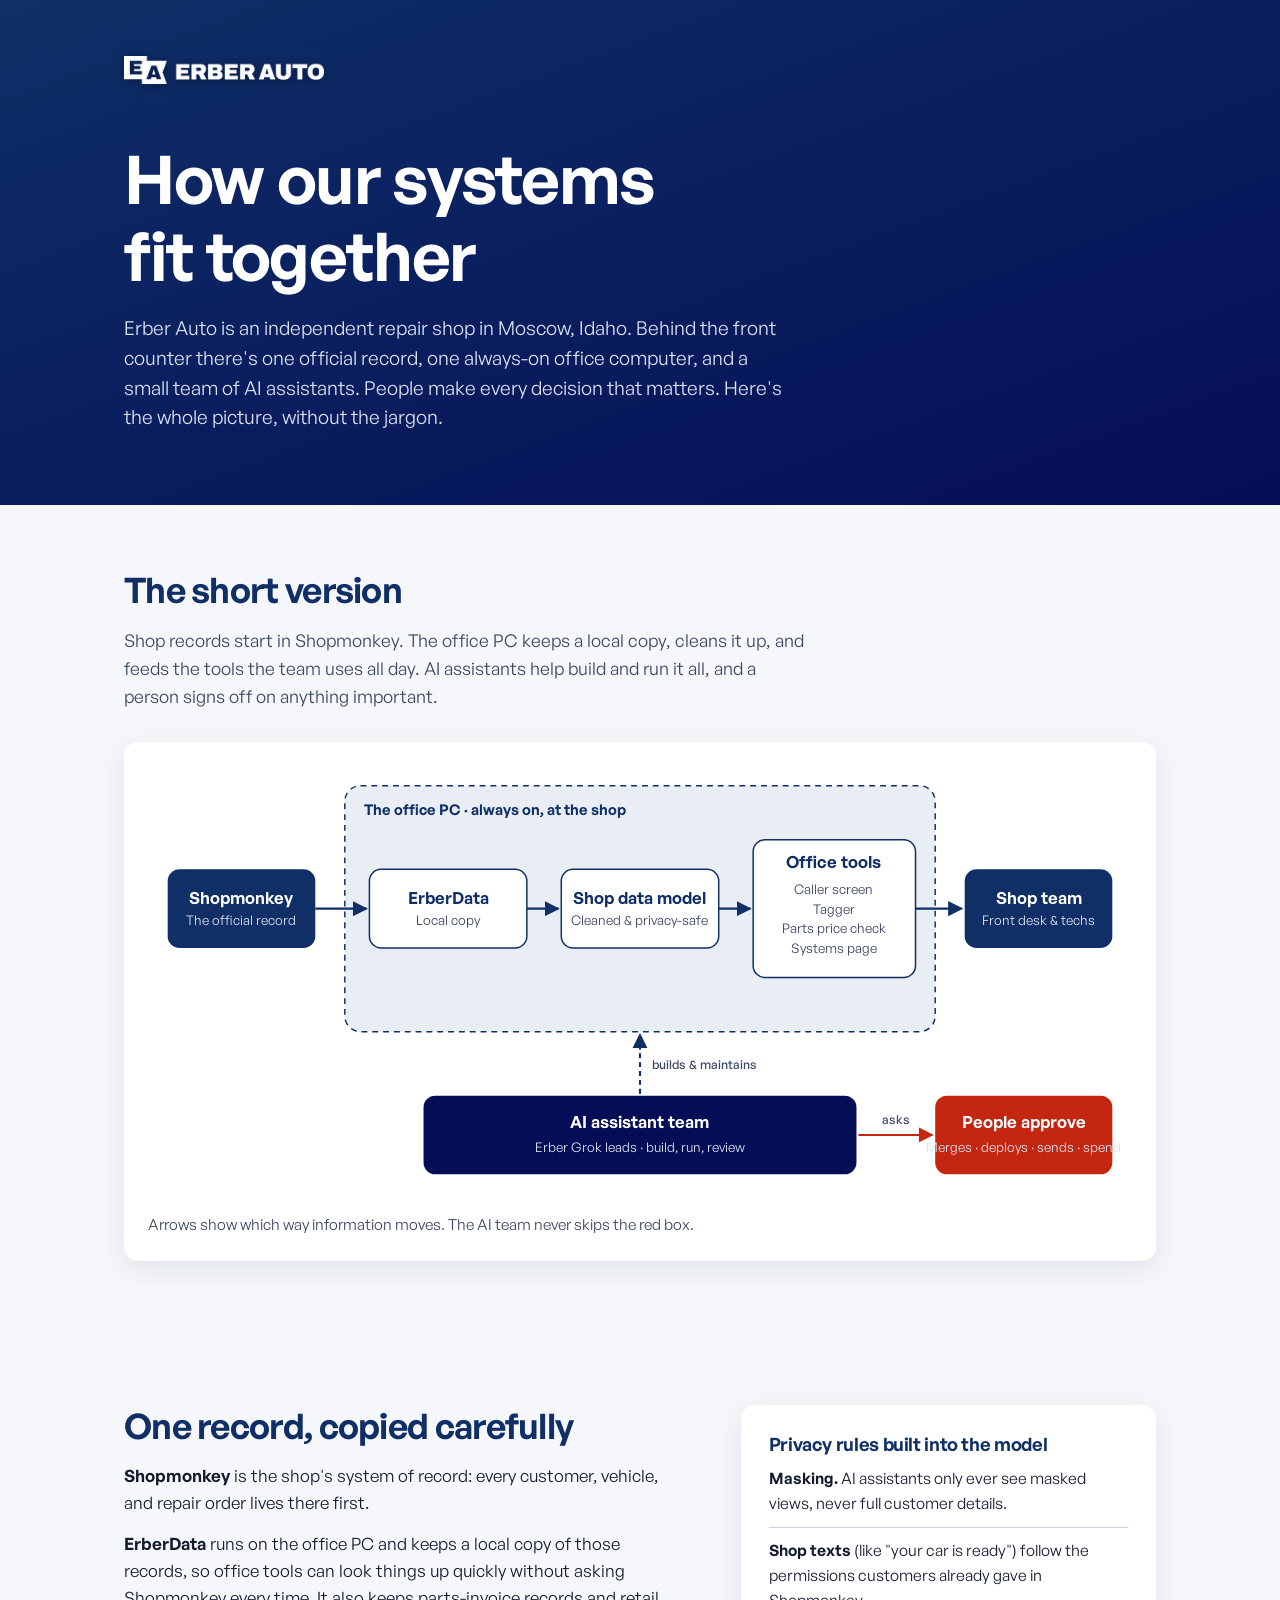
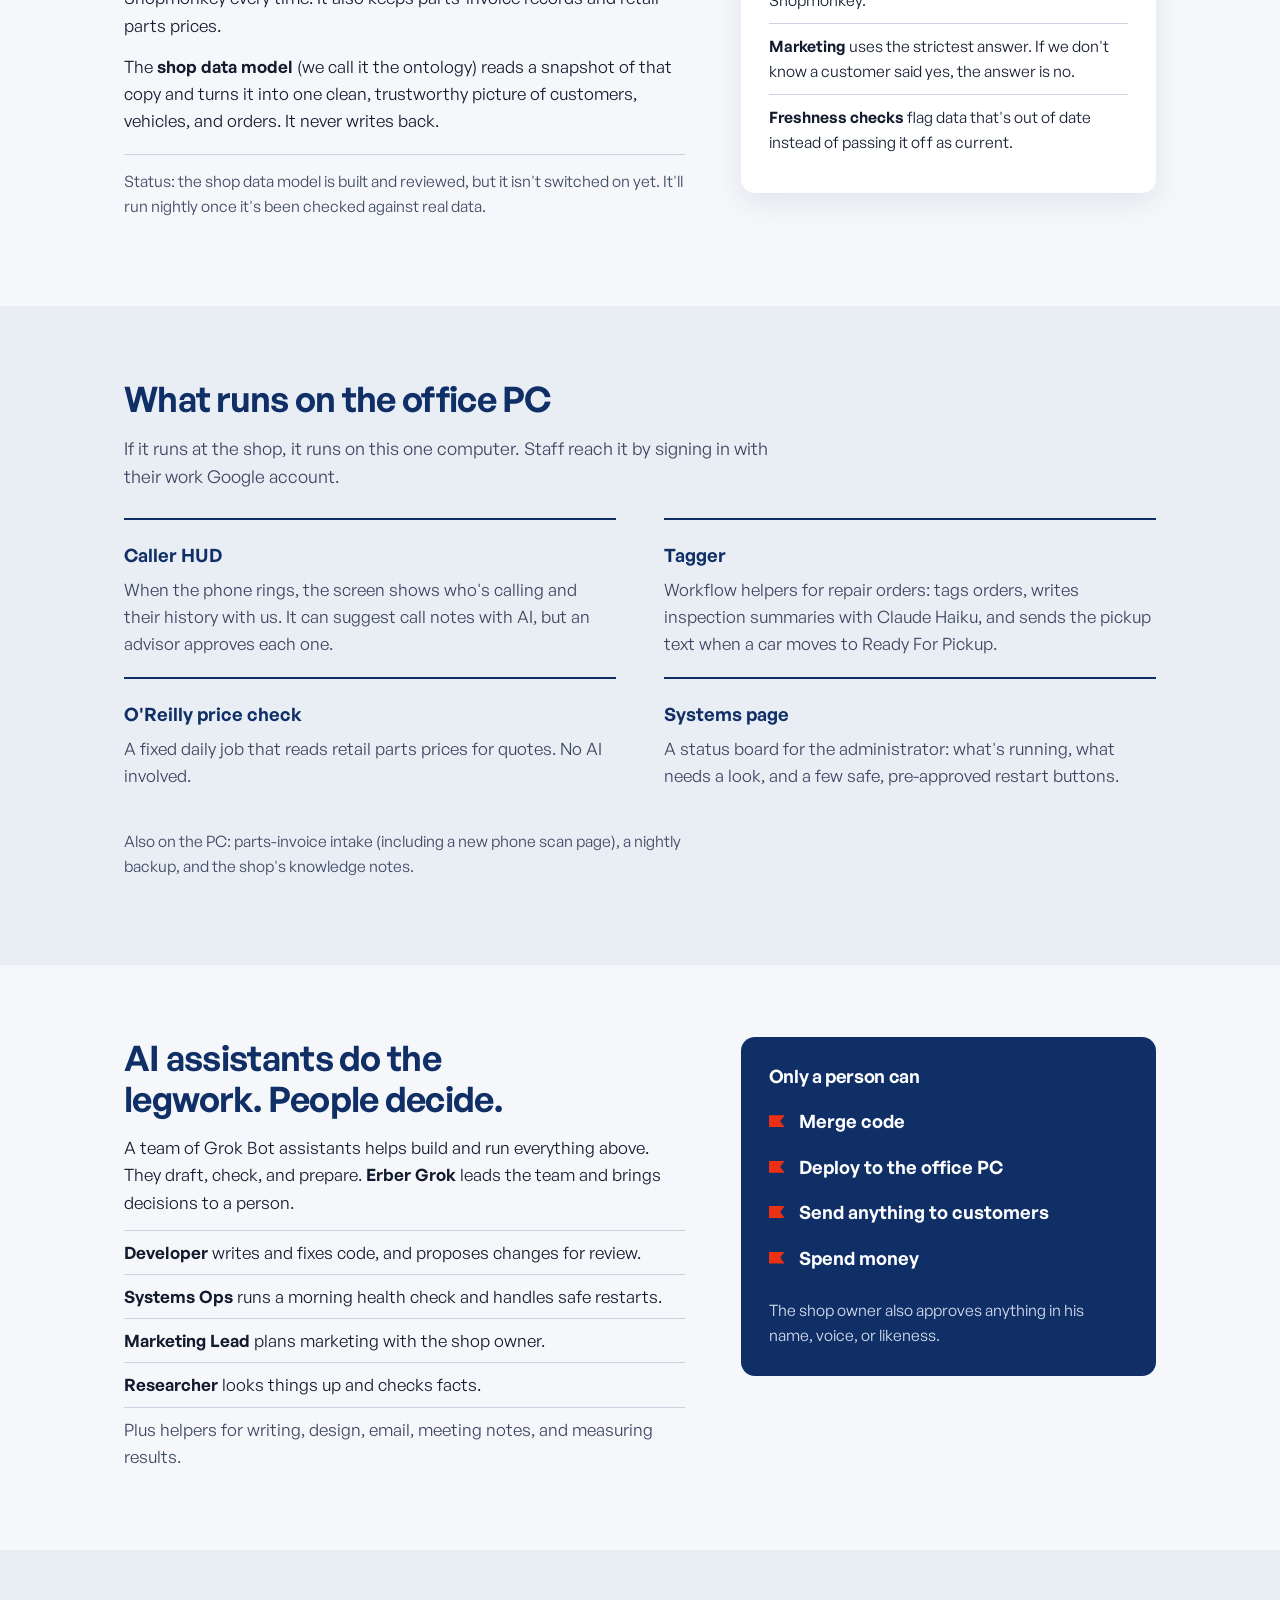
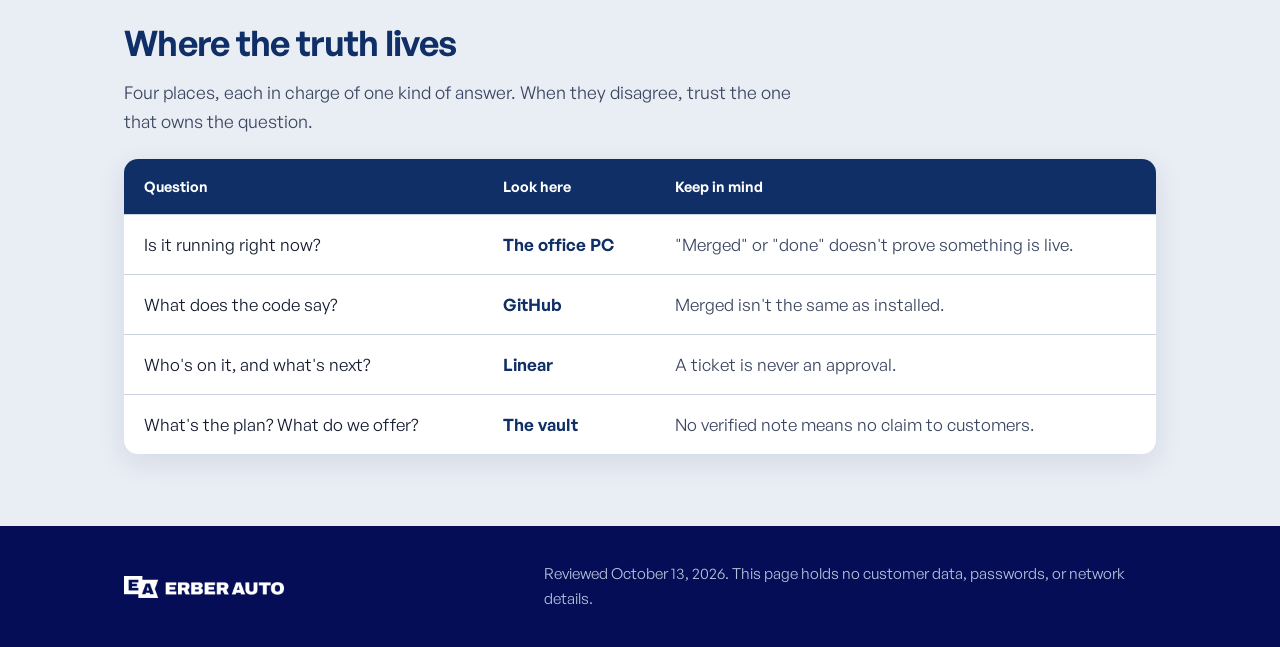
<file: index.html>
<!doctype html>
<html lang="en">
<head>
<meta charset="utf-8">
<meta name="viewport" content="width=device-width, initial-scale=1">
<title>How Erber Auto's systems fit together</title>
<meta name="description" content="A plain-language tour of the software, office computer, and AI assistants behind Erber Auto, an independent repair shop in Moscow, Idaho.">
<link rel="preload" href="assets/fonts/GeneralSans-Semibold.otf" as="font" type="font/otf" crossorigin>
<link rel="stylesheet" href="styles.css">
</head>
<body>
<a class="skip" href="#flow">Skip to the diagram</a>

<header class="hero">
  <div class="wrap">
    <img class="logo" src="assets/erber-logo-white.png" width="240" height="33" alt="Erber Auto">
    <h1>How our systems fit together</h1>
    <p class="lede">Erber Auto is an independent repair shop in Moscow, Idaho. Behind the front counter there's one official record, one always-on office computer, and a small team of AI assistants. People make every decision that matters. Here's the whole picture, without the jargon.</p>
  </div>
</header>

<main>
  <section class="flow-sec" id="flow" aria-labelledby="flow-h">
    <div class="wrap">
      <h2 id="flow-h">The short version</h2>
      <p class="intro">Shop records start in Shopmonkey. The office PC keeps a local copy, cleans it up, and feeds the tools the team uses all day. AI assistants help build and run it all, and a person signs off on anything important.</p>

      <figure class="diagram">
        <svg class="wide" viewBox="0 0 1000 440" role="img" aria-labelledby="dg-t dg-d">
          <title id="dg-t">How information moves at Erber Auto</title>
          <desc id="dg-d">Shopmonkey sends shop records to the office PC. On the PC, ErberData keeps a local copy, the shop data model cleans it, and office tools use it to help the shop team. The AI assistant team builds and runs these tools, and people approve merges, deploys, sends, and spending.</desc>
          <defs>
            <marker id="ah" viewBox="0 0 10 10" refX="9" refY="5" markerWidth="7" markerHeight="7" orient="auto-start-reverse"><path d="M0 0 10 5 0 10z" fill="#0F2F66"/></marker>
            <marker id="ahr" viewBox="0 0 10 10" refX="9" refY="5" markerWidth="7" markerHeight="7" orient="auto-start-reverse"><path d="M0 0 10 5 0 10z" fill="#C42610"/></marker>
          </defs>
          <!-- PC zone -->
          <rect x="200" y="20" width="600" height="250" rx="16" class="zone"/>
          <text x="220" y="50" class="zl">The office PC · always on, at the shop</text>
          <!-- Shopmonkey -->
          <rect x="20" y="105" width="150" height="80" rx="12" class="nb"/>
          <text x="95" y="140" class="nt">Shopmonkey</text>
          <text x="95" y="162" class="ns">The official record</text>
          <!-- ErberData -->
          <rect x="225" y="105" width="160" height="80" rx="12" class="nw"/>
          <text x="305" y="140" class="ntd">ErberData</text>
          <text x="305" y="162" class="nsd">Local copy</text>
          <!-- Ontology -->
          <rect x="420" y="105" width="160" height="80" rx="12" class="nw"/>
          <text x="500" y="140" class="ntd">Shop data model</text>
          <text x="500" y="162" class="nsd">Cleaned &amp; privacy-safe</text>
          <!-- Tools -->
          <rect x="615" y="75" width="165" height="140" rx="12" class="nw"/>
          <text x="697" y="104" class="ntd">Office tools</text>
          <text x="697" y="130" class="nsd">Caller screen</text>
          <text x="697" y="150" class="nsd">Tagger</text>
          <text x="697" y="170" class="nsd">Parts price check</text>
          <text x="697" y="190" class="nsd">Systems page</text>
          <!-- Staff -->
          <rect x="830" y="105" width="150" height="80" rx="12" class="nb"/>
          <text x="905" y="140" class="nt">Shop team</text>
          <text x="905" y="162" class="ns">Front desk &amp; techs</text>
          <!-- arrows -->
          <path d="M170 145H222" class="ar" marker-end="url(#ah)"/>
          <path d="M385 145H417" class="ar" marker-end="url(#ah)"/>
          <path d="M580 145H612" class="ar" marker-end="url(#ah)"/>
          <path d="M780 145H827" class="ar" marker-end="url(#ah)"/>
          <!-- bots -->
          <rect x="280" y="335" width="440" height="80" rx="12" class="nbot"/>
          <text x="500" y="368" class="nt">AI assistant team</text>
          <text x="500" y="392" class="ns">Erber Grok leads · build, run, review</text>
          <path d="M500 333V273" class="ar dash" marker-end="url(#ah)"/>
          <text x="512" y="308" class="al left">builds &amp; maintains</text>
          <!-- people approve -->
          <rect x="800" y="335" width="180" height="80" rx="12" class="nred"/>
          <text x="890" y="368" class="nt">People approve</text>
          <text x="890" y="392" class="ns">Merges · deploys · sends · spend</text>
          <path d="M722 375H797" class="ar red" marker-end="url(#ahr)"/>
          <text x="760" y="364" class="al">asks</text>
        </svg>
        <svg class="tall" viewBox="0 0 340 900" role="img" aria-label="Shopmonkey sends records to the office PC, where ErberData copies them, the shop data model cleans them, and office tools serve the shop team. The AI team builds and maintains the PC and asks people for approval."><defs><marker id="mh" viewBox="0 0 10 10" refX="9" refY="5" markerWidth="7" markerHeight="7" orient="auto-start-reverse"><path d="M0 0 10 5 0 10z" fill="#0F2F66"/></marker><marker id="mhr" viewBox="0 0 10 10" refX="9" refY="5" markerWidth="7" markerHeight="7" orient="auto-start-reverse"><path d="M0 0 10 5 0 10z" fill="#C42610"/></marker></defs>
          <rect x="15" y="130" width="310" height="440" rx="16" class="zone"/><text x="30" y="156" class="zl">The office PC</text>
<rect x="30" y="20" width="280" height="70" rx="12" class="nb"/><text x="170" y="50" class="nt">Shopmonkey</text><text x="170" y="72" class="ns">The official record</text><rect x="30" y="175" width="280" height="70" rx="12" class="nw"/><text x="170" y="205" class="ntd">ErberData</text><text x="170" y="227" class="nsd">Local copy</text><rect x="30" y="280" width="280" height="70" rx="12" class="nw"/><text x="170" y="310" class="ntd">Shop data model</text><text x="170" y="332" class="nsd">Cleaned &amp; privacy-safe</text><rect x="30" y="385" width="280" height="135" rx="12" class="nw"/><text x="170" y="415" class="ntd">Office tools</text><text x="170" y="437" class="nsd">Caller screen</text><text x="170" y="456" class="nsd">Tagger</text><text x="170" y="475" class="nsd">Parts price check</text><text x="170" y="494" class="nsd">Systems page</text><rect x="30" y="610" width="280" height="70" rx="12" class="nb"/><text x="170" y="640" class="nt">Shop team</text><text x="170" y="662" class="ns">Front desk &amp; techs</text><rect x="30" y="710" width="280" height="70" rx="12" class="nbot"/><text x="170" y="740" class="nt">AI assistant team</text><text x="170" y="762" class="ns">Erber Grok leads</text><rect x="30" y="815" width="280" height="70" rx="12" class="nred"/><text x="170" y="845" class="nt">People approve</text><text x="170" y="867" class="ns">Merges · deploys · sends · spend</text><path d="M170 90V172" class="ar" marker-end="url(#mh)"/><path d="M170 245V277" class="ar" marker-end="url(#mh)"/><path d="M170 350V382" class="ar" marker-end="url(#mh)"/><path d="M170 520V607" class="ar" marker-end="url(#mh)"/><path d="M320 745H334V560H328" class="ar dash" marker-end="url(#mh)"/><path d="M170 780V812" class="ar red" marker-end="url(#mhr)"/>
        </svg>
        <figcaption>Arrows show which way information moves. The AI team never skips the red box.</figcaption>
      </figure>
    </div>
  </section>

  <section aria-labelledby="rec-h">
    <div class="wrap two">
      <div>
        <h2 id="rec-h">One record, copied carefully</h2>
        <p><strong>Shopmonkey</strong> is the shop's system of record: every customer, vehicle, and repair order lives there first.</p>
        <p><strong>ErberData</strong> runs on the office PC and keeps a local copy of those records, so office tools can look things up quickly without asking Shopmonkey every time. It also keeps parts-invoice records and retail parts prices.</p>
        <p>The <strong>shop data model</strong> (we call it the ontology) reads a snapshot of that copy and turns it into one clean, trustworthy picture of customers, vehicles, and orders. It never writes back.</p>
        <p class="status">Status: the shop data model is built and reviewed, but it isn't switched on yet. It'll run nightly once it's been checked against real data.</p>
      </div>
      <aside class="rules" aria-labelledby="priv-h">
        <h3 id="priv-h">Privacy rules built into the model</h3>
        <ul>
          <li><b>Masking.</b> AI assistants only ever see masked views, never full customer details.</li>
          <li><b>Shop texts</b> (like "your car is ready") follow the permissions customers already gave in Shopmonkey.</li>
          <li><b>Marketing</b> uses the strictest answer. If we don't know a customer said yes, the answer is no.</li>
          <li><b>Freshness checks</b> flag data that's out of date instead of passing it off as current.</li>
        </ul>
      </aside>
    </div>
  </section>

  <section class="tint" aria-labelledby="svc-h">
    <div class="wrap">
      <h2 id="svc-h">What runs on the office PC</h2>
      <p class="intro">If it runs at the shop, it runs on this one computer. Staff reach it by signing in with their work Google account.</p>
      <dl class="services">
        <div><dt>Caller HUD</dt><dd>When the phone rings, the screen shows who's calling and their history with us. It can suggest call notes with AI, but an advisor approves each one.</dd></div>
        <div><dt>Tagger</dt><dd>Workflow helpers for repair orders: tags orders, writes inspection summaries with Claude Haiku, and sends the pickup text when a car moves to Ready For Pickup.</dd></div>
        <div><dt>O'Reilly price check</dt><dd>A fixed daily job that reads retail parts prices for quotes. No AI involved.</dd></div>
        <div><dt>Systems page</dt><dd>A status board for the administrator: what's running, what needs a look, and a few safe, pre-approved restart buttons.</dd></div>
      </dl>
      <p class="fine">Also on the PC: parts-invoice intake (including a new phone scan page), a nightly backup, and the shop's knowledge notes.</p>
    </div>
  </section>

  <section aria-labelledby="bots-h">
    <div class="wrap two">
      <div>
        <h2 id="bots-h">AI assistants do the legwork. People decide.</h2>
        <p>A team of Grok Bot assistants helps build and run everything above. They draft, check, and prepare. <strong>Erber Grok</strong> leads the team and brings decisions to a person.</p>
        <ul class="team">
          <li><b>Developer</b> writes and fixes code, and proposes changes for review.</li>
          <li><b>Systems Ops</b> runs a morning health check and handles safe restarts.</li>
          <li><b>Marketing Lead</b> plans marketing with the shop owner.</li>
          <li><b>Researcher</b> looks things up and checks facts.</li>
          <li>Plus helpers for writing, design, email, meeting notes, and measuring results.</li>
        </ul>
      </div>
      <aside class="gate" aria-labelledby="gate-h">
        <h3 id="gate-h">Only a person can</h3>
        <ul>
          <li>Merge code</li>
          <li>Deploy to the office PC</li>
          <li>Send anything to customers</li>
          <li>Spend money</li>
        </ul>
        <p>The shop owner also approves anything in his name, voice, or likeness.</p>
      </aside>
    </div>
  </section>

  <section class="tint" aria-labelledby="truth-h">
    <div class="wrap">
      <h2 id="truth-h">Where the truth lives</h2>
      <p class="intro">Four places, each in charge of one kind of answer. When they disagree, trust the one that owns the question.</p>
      <table class="truth">
        <thead><tr><th scope="col">Question</th><th scope="col">Look here</th><th scope="col">Keep in mind</th></tr></thead>
        <tbody>
          <tr><td>Is it running right now?</td><th scope="row">The office PC</th><td>"Merged" or "done" doesn't prove something is live.</td></tr>
          <tr><td>What does the code say?</td><th scope="row">GitHub</th><td>Merged isn't the same as installed.</td></tr>
          <tr><td>Who's on it, and what's next?</td><th scope="row">Linear</th><td>A ticket is never an approval.</td></tr>
          <tr><td>What's the plan? What do we offer?</td><th scope="row">The vault</th><td>No verified note means no claim to customers.</td></tr>
        </tbody>
      </table>
    </div>
  </section>
</main>

<footer>
  <div class="wrap">
    <img src="assets/erber-logo-white.png" width="160" height="22" alt="Erber Auto">
    <p>Reviewed October 13, 2026. This page holds no customer data, passwords, or network details.</p>
  </div>
</footer>
</body>
</html>
</file>
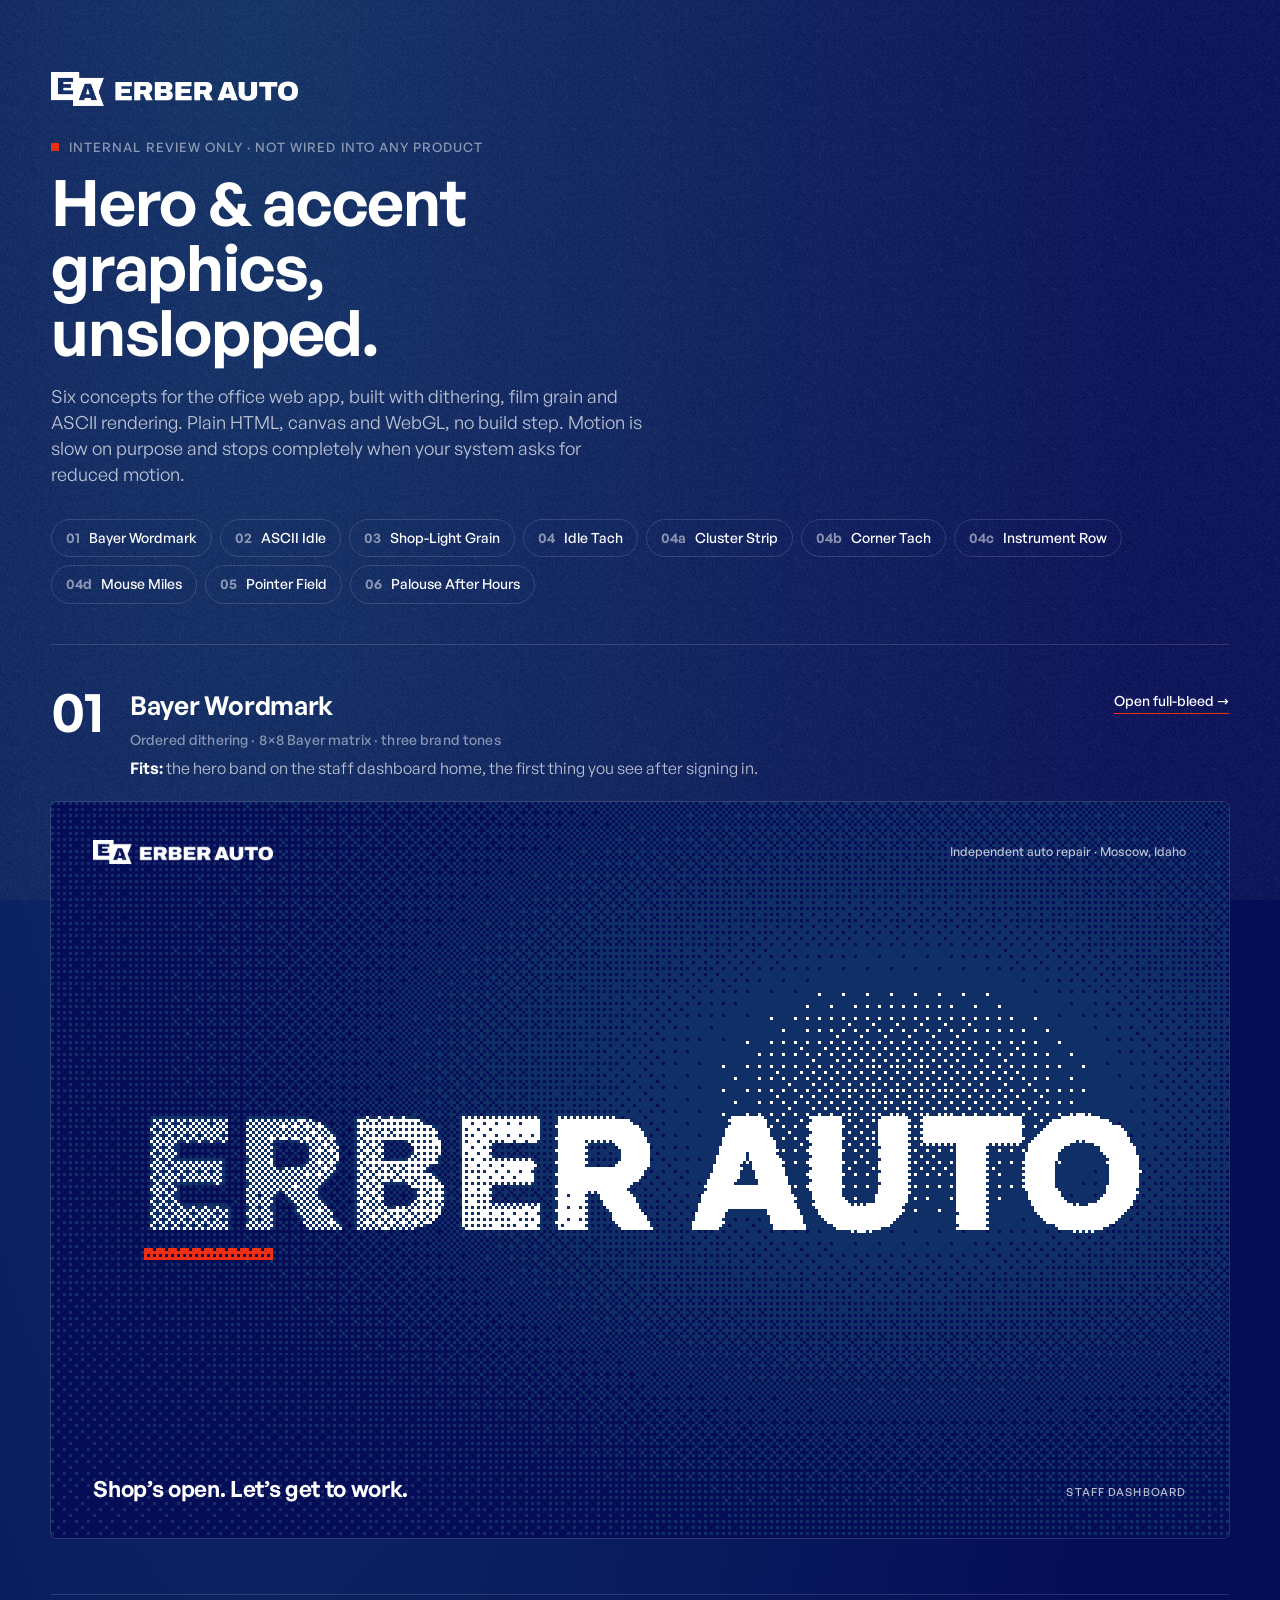
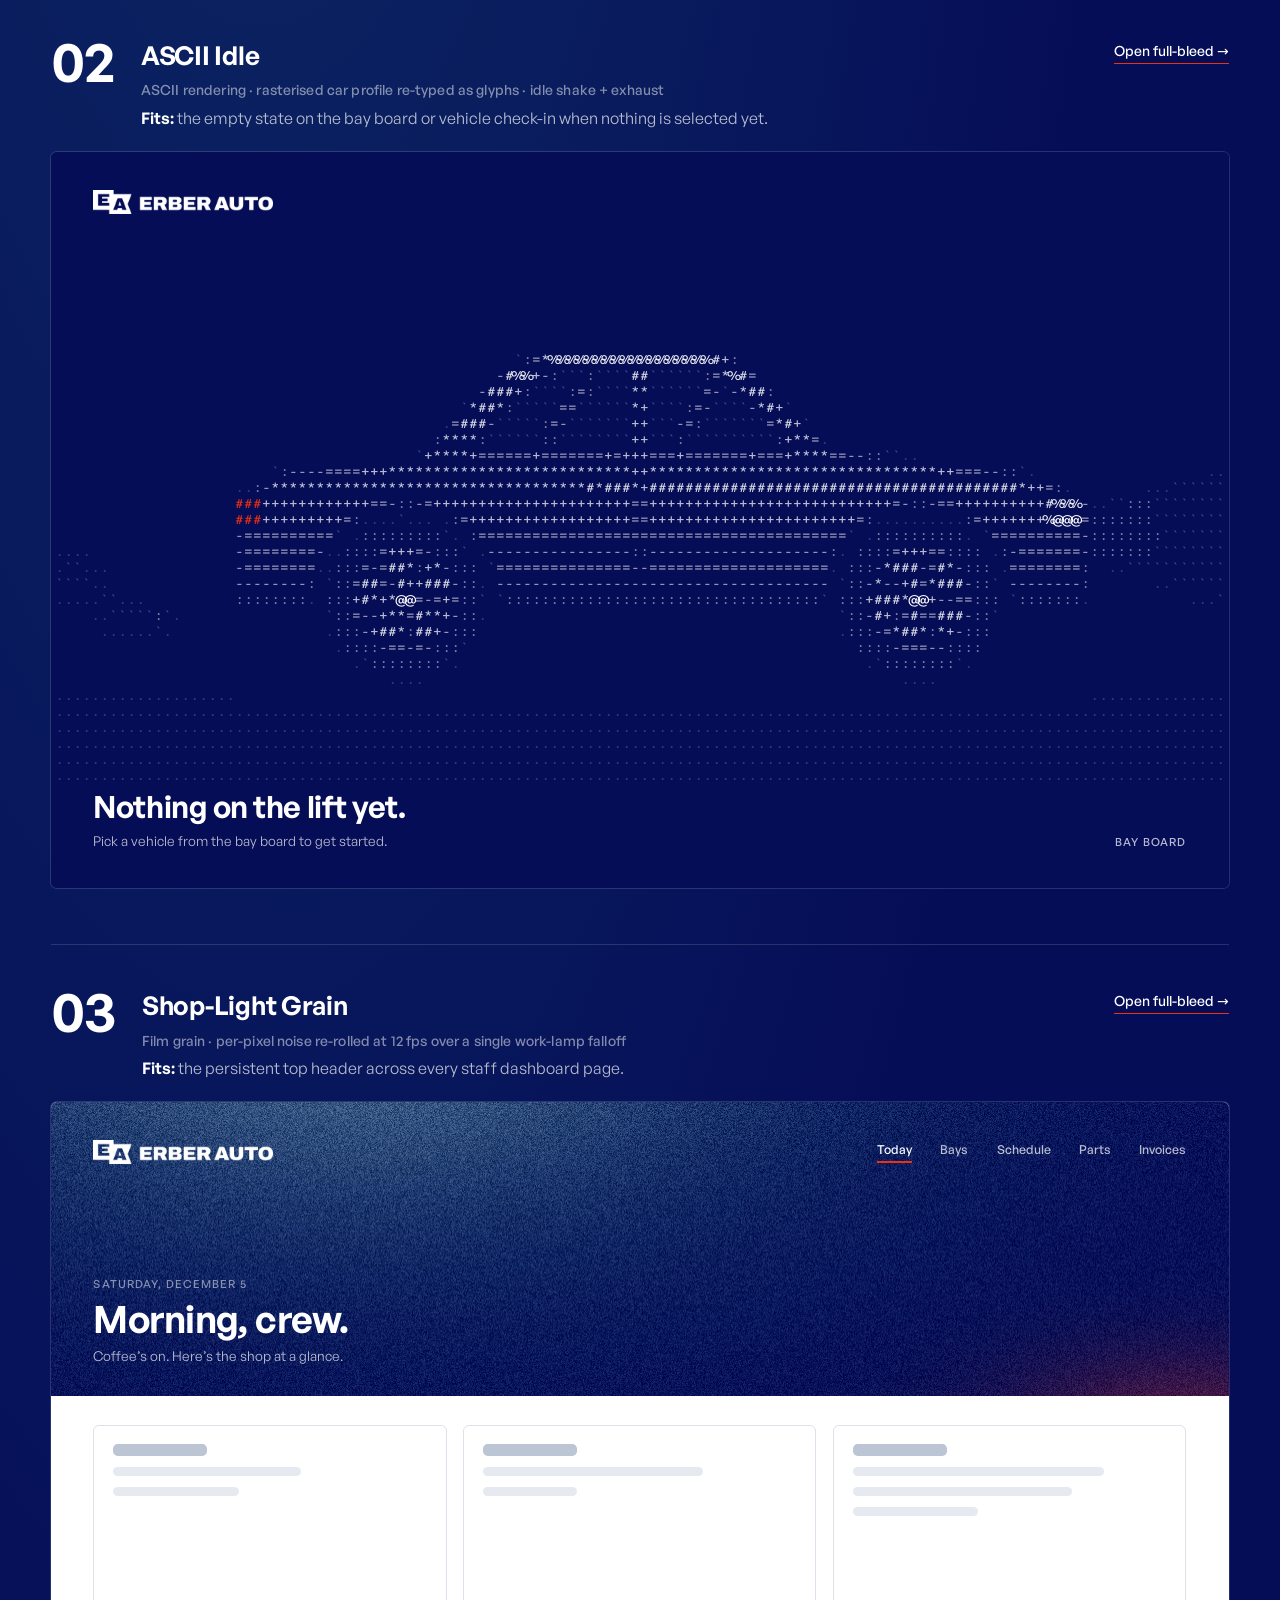
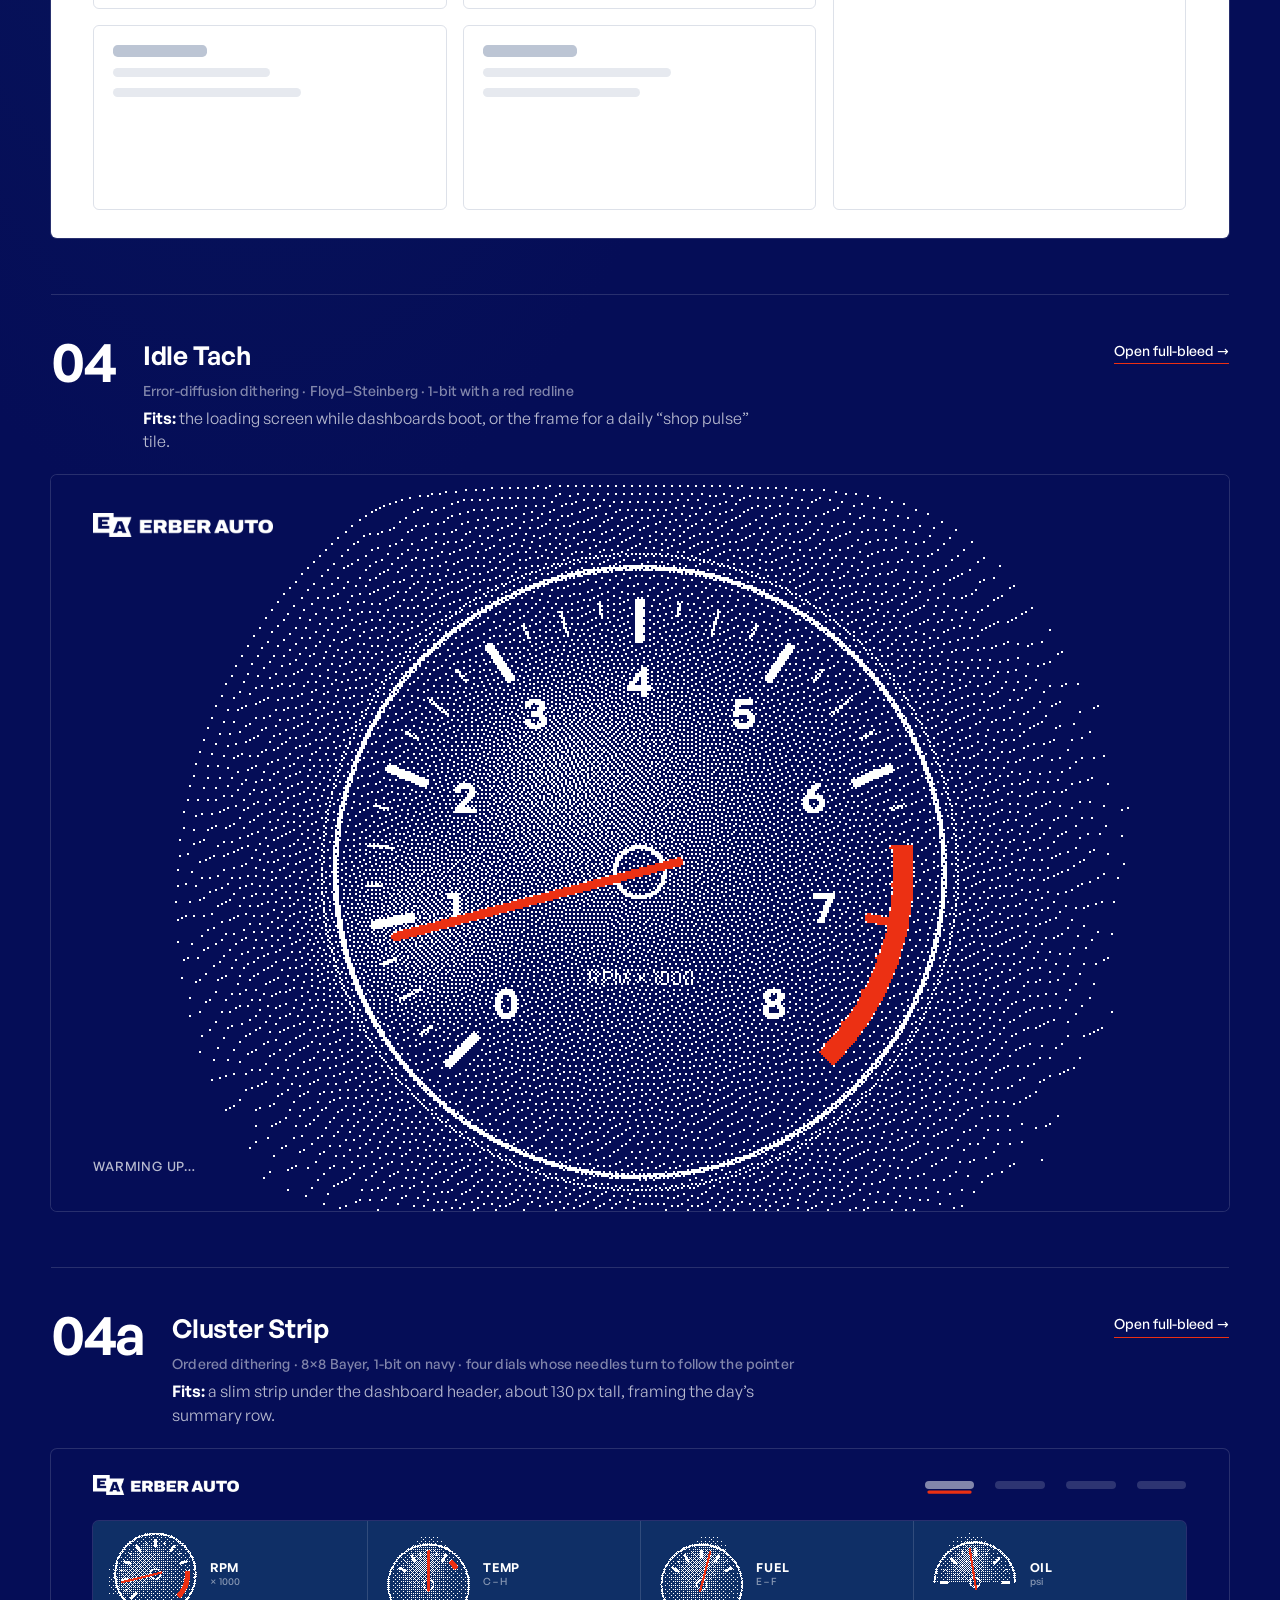
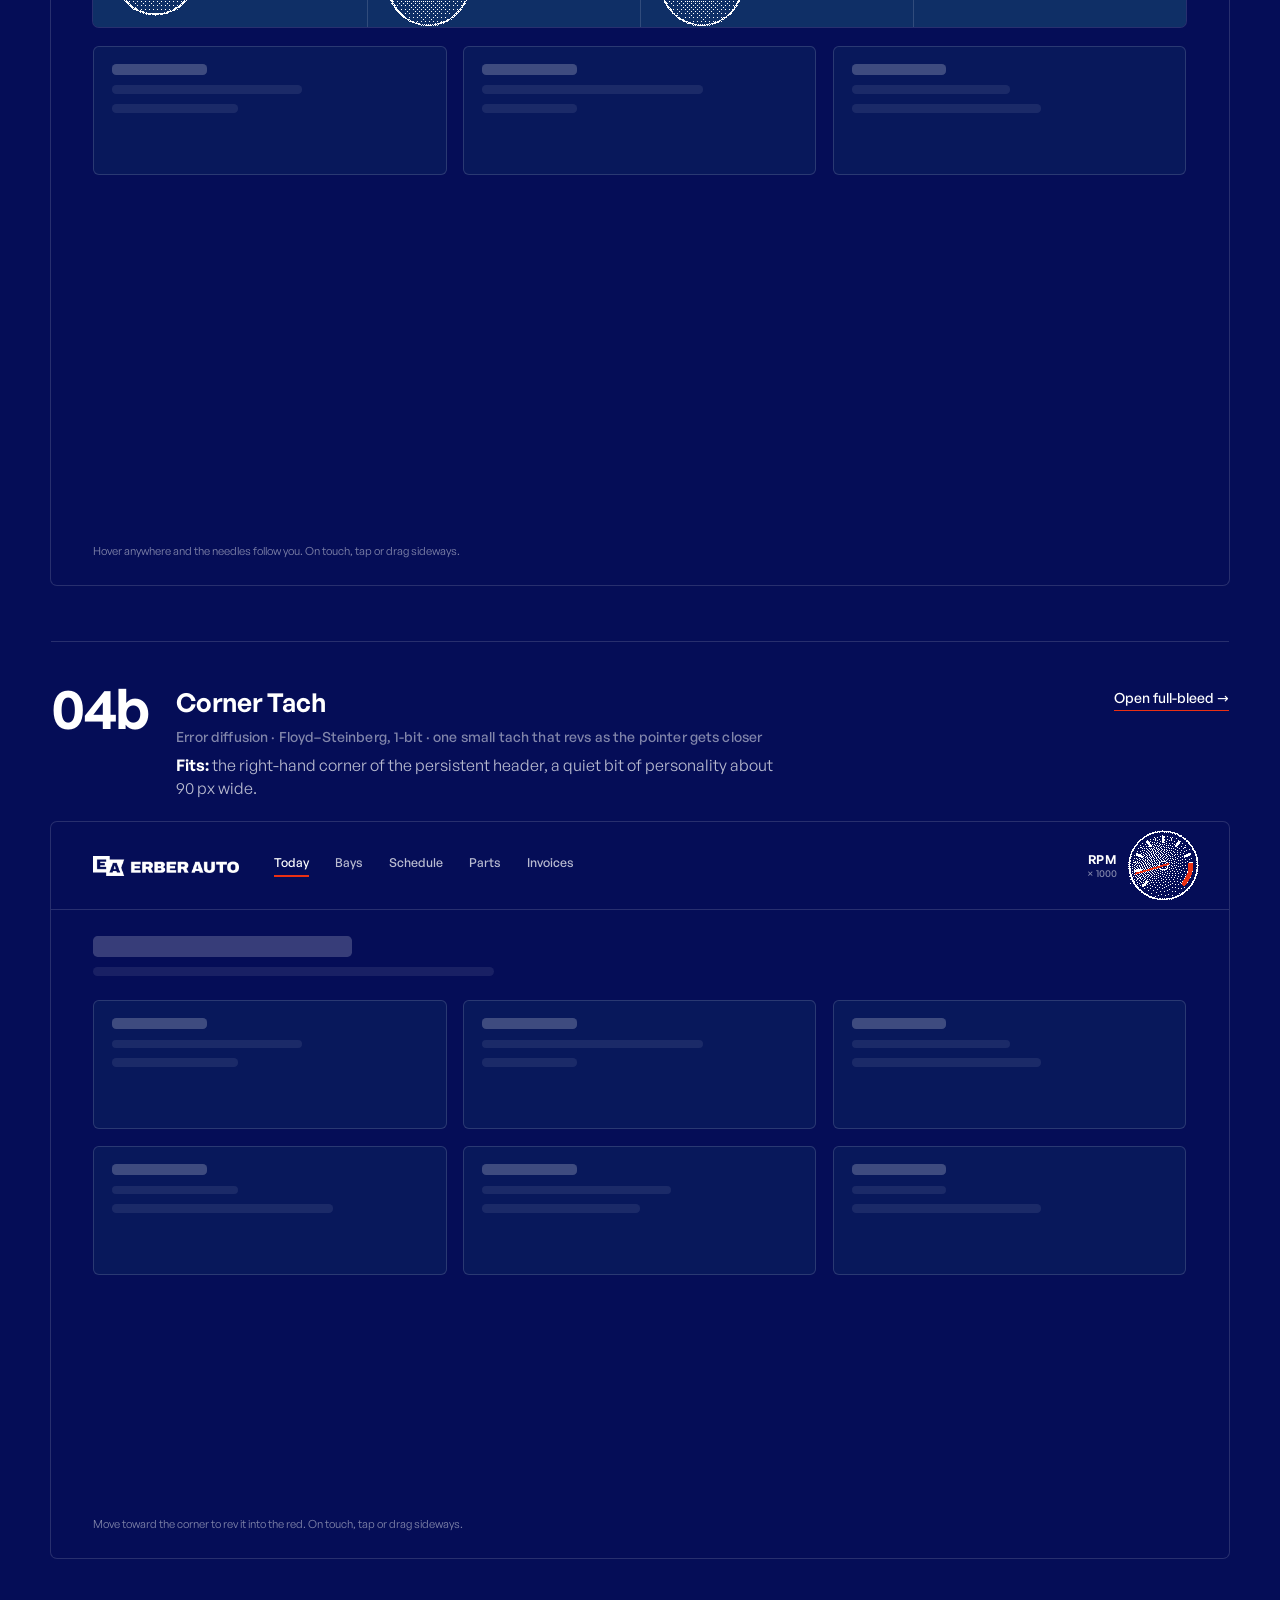
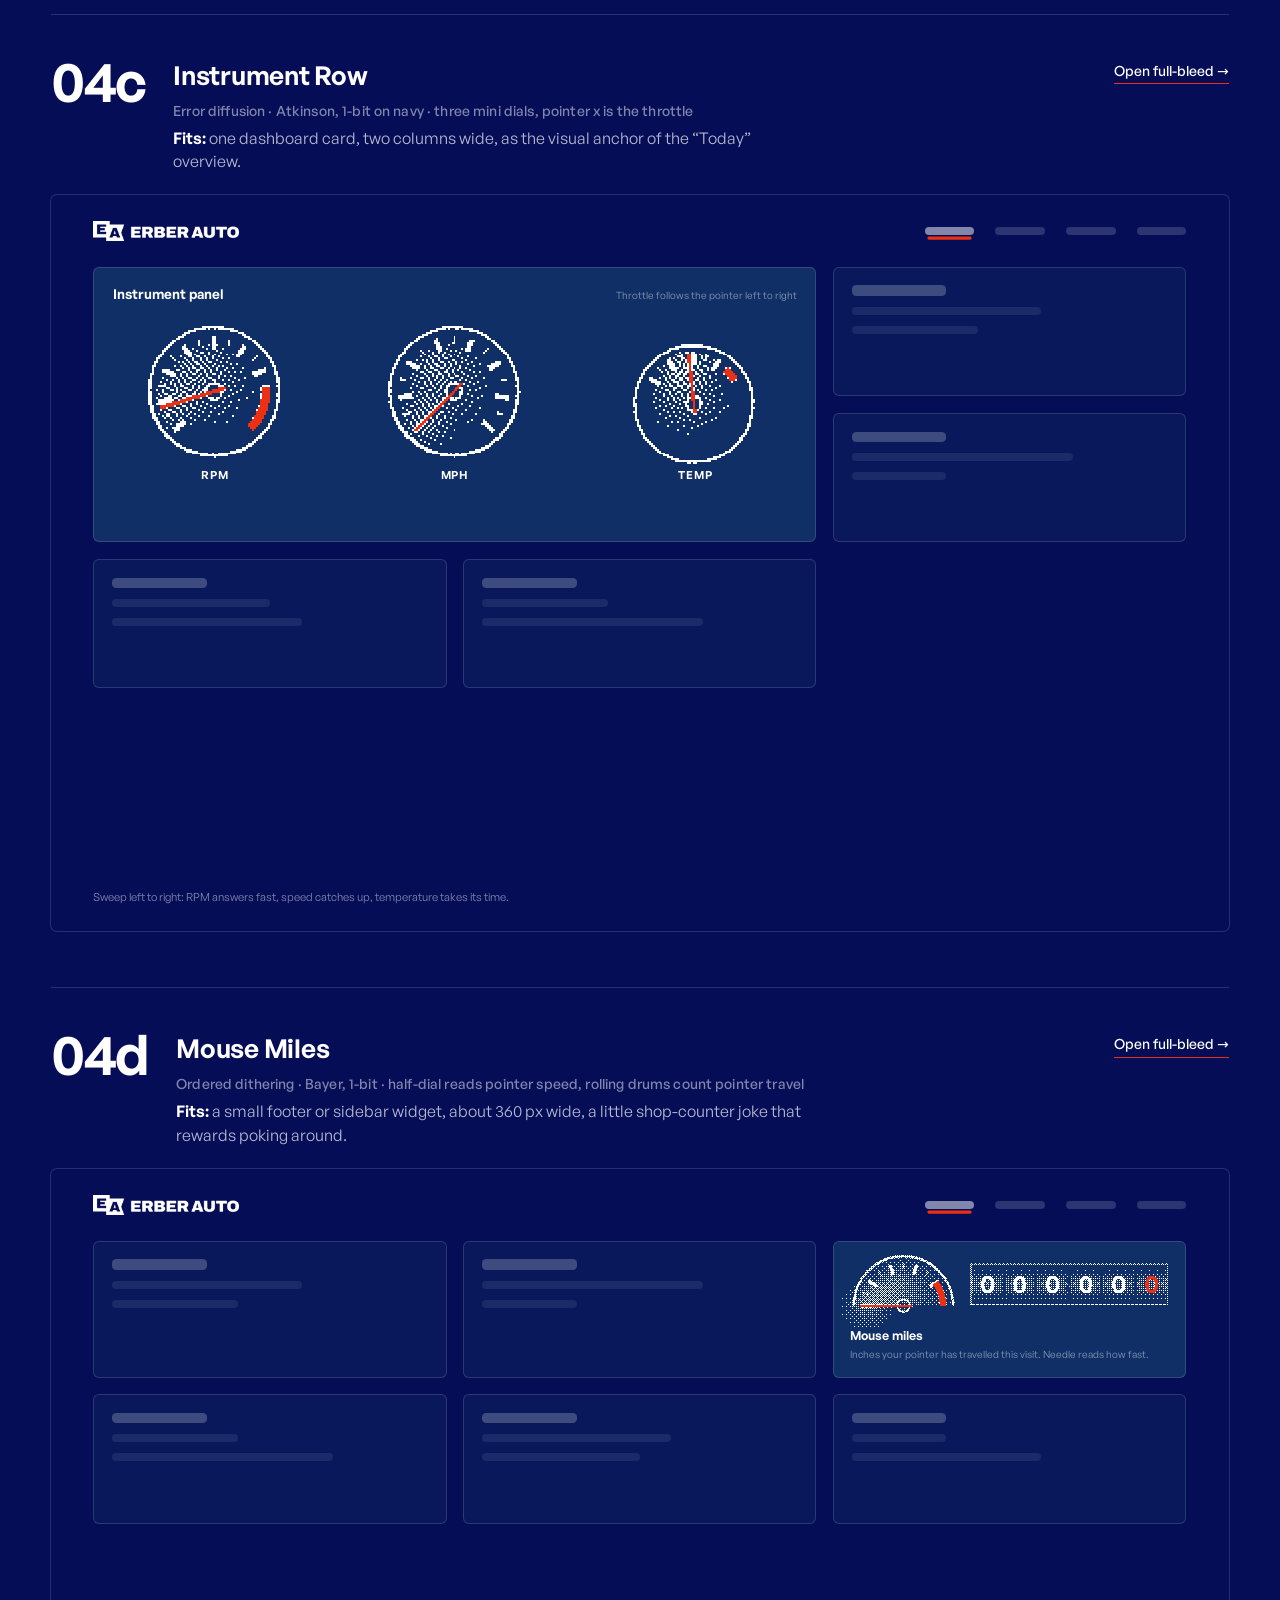
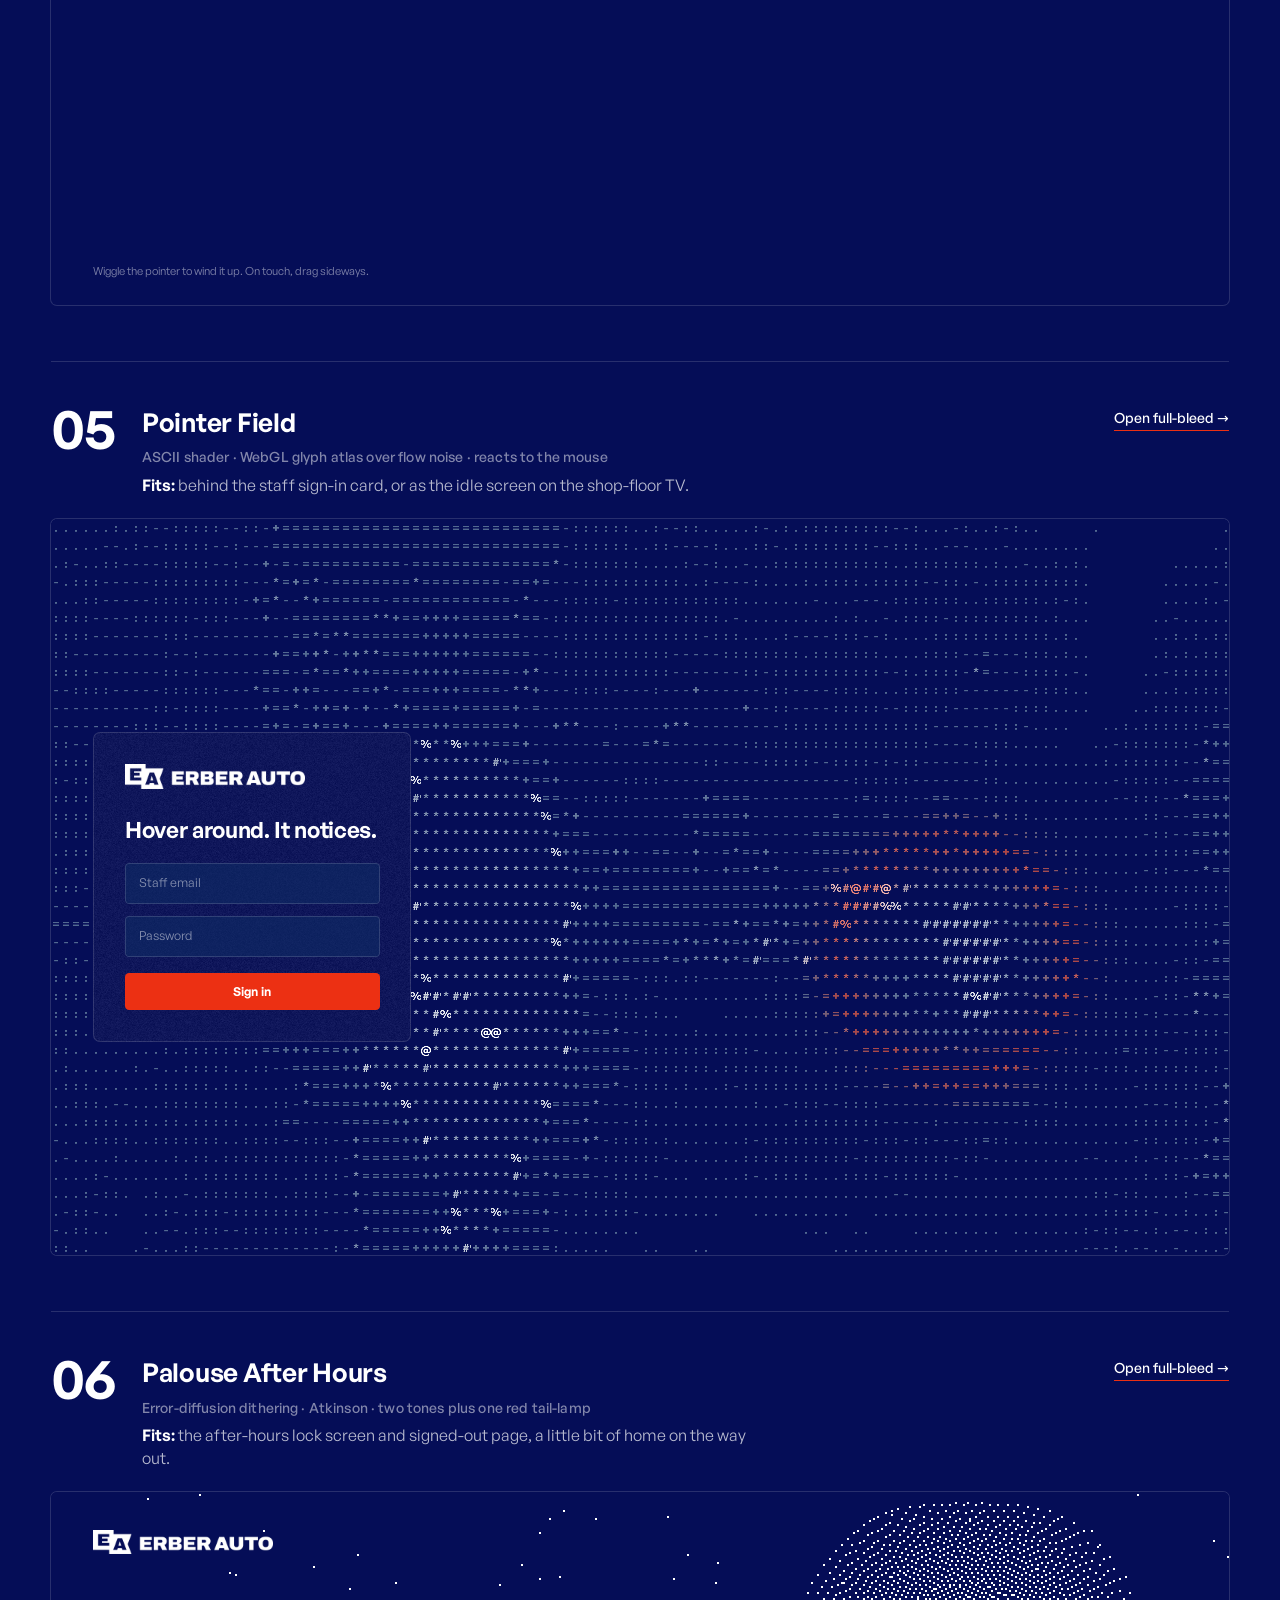
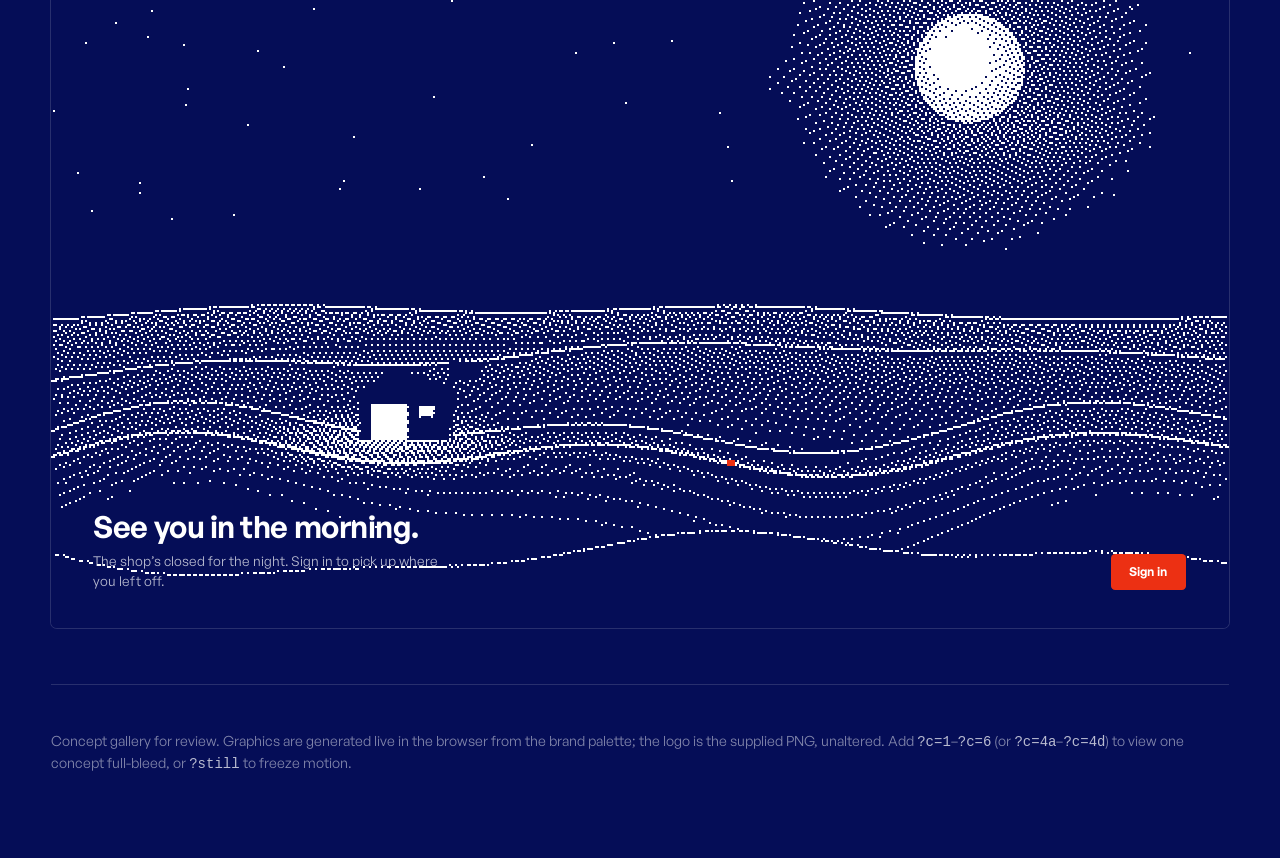
<file: concepts/index.html>
<!doctype html>
<html lang="en">
<head>
  <meta charset="utf-8">
  <meta name="viewport" content="width=device-width, initial-scale=1">
  <meta name="robots" content="noindex">
  <title>Erber Auto — hero &amp; accent concepts (internal review)</title>
  <link rel="stylesheet" href="assets/gallery.css">
</head>
<body>
  <header class="gallery-head">
    <img class="logo" src="assets/erber-logo-white.png" alt="Erber Auto" width="480" height="66">
    <div class="intro">
      <p class="eyebrow">Internal review only &middot; not wired into any product</p>
      <h1>Hero &amp; accent graphics, unslopped.</h1>
      <p class="lede">Six concepts for the office web app, built with dithering, film grain and ASCII rendering. Plain HTML, canvas and WebGL, no build step. Motion is slow on purpose and stops completely when your system asks for reduced motion.</p>
    </div>
    <nav class="index" aria-label="Concepts">
      <a href="#c1"><b>01</b> Bayer Wordmark</a>
      <a href="#c2"><b>02</b> ASCII Idle</a>
      <a href="#c3"><b>03</b> Shop-Light Grain</a>
      <a href="#c4"><b>04</b> Idle Tach</a>
      <a href="#c4a"><b>04a</b> Cluster Strip</a>
      <a href="#c4b"><b>04b</b> Corner Tach</a>
      <a href="#c4c"><b>04c</b> Instrument Row</a>
      <a href="#c4d"><b>04d</b> Mouse Miles</a>
      <a href="#c5"><b>05</b> Pointer Field</a>
      <a href="#c6"><b>06</b> Palouse After Hours</a>
    </nav>
  </header>

  <main>
    <section class="concept" id="c1" data-c="1" data-fx="wordmark">
      <div class="concept-meta">
        <span class="num">01</span>
        <div>
          <h2>Bayer Wordmark</h2>
          <p class="tech">Ordered dithering &middot; 8&times;8 Bayer matrix &middot; three brand tones</p>
          <p class="fit"><b>Fits:</b> the hero band on the staff dashboard home, the first thing you see after signing in.</p>
        </div>
        <a class="open" href="?c=1">Open full-bleed &rarr;</a>
      </div>
      <div class="stage">
        <div class="overlay o1">
          <div class="bar">
            <img class="logo" src="assets/erber-logo-white.png" alt="Erber Auto" width="480" height="66">
            <span>Independent auto repair &middot; Moscow, Idaho</span>
          </div>
          <div class="foot">
            <p class="say">Shop&rsquo;s open. Let&rsquo;s get to work.</p>
            <span class="tag">Staff dashboard</span>
          </div>
        </div>
      </div>
    </section>

    <section class="concept" id="c2" data-c="2" data-fx="ascii-car">
      <div class="concept-meta">
        <span class="num">02</span>
        <div>
          <h2>ASCII Idle</h2>
          <p class="tech">ASCII rendering &middot; rasterised car profile re-typed as glyphs &middot; idle shake + exhaust</p>
          <p class="fit"><b>Fits:</b> the empty state on the bay board or vehicle check-in when nothing is selected yet.</p>
        </div>
        <a class="open" href="?c=2">Open full-bleed &rarr;</a>
      </div>
      <div class="stage">
        <div class="overlay o2">
          <img class="logo" src="assets/erber-logo-white.png" alt="Erber Auto" width="480" height="66">
          <div class="foot">
            <div>
              <p class="say">Nothing on the lift yet.</p>
              <p class="sub">Pick a vehicle from the bay board to get started.</p>
            </div>
            <span class="tag">Bay board</span>
          </div>
        </div>
      </div>
    </section>

    <section class="concept" id="c3" data-c="3" data-fx="grain-header">
      <div class="concept-meta">
        <span class="num">03</span>
        <div>
          <h2>Shop-Light Grain</h2>
          <p class="tech">Film grain &middot; per-pixel noise re-rolled at 12 fps over a single work-lamp falloff</p>
          <p class="fit"><b>Fits:</b> the persistent top header across every staff dashboard page.</p>
        </div>
        <a class="open" href="?c=3">Open full-bleed &rarr;</a>
      </div>
      <div class="stage s3">
        <div class="grain-host">
          <div class="overlay o3">
            <div class="bar">
              <img class="logo" src="assets/erber-logo-white.png" alt="Erber Auto" width="480" height="66">
              <nav aria-label="Example navigation">
                <a class="on">Today</a><a>Bays</a><a>Schedule</a><a>Parts</a><a>Invoices</a>
              </nav>
            </div>
            <div class="greet">
              <p class="date" data-today></p>
              <p class="say">Morning, crew.</p>
              <p class="sub">Coffee&rsquo;s on. Here&rsquo;s the shop at a glance.</p>
            </div>
          </div>
        </div>
        <div class="skeleton" aria-hidden="true">
          <div class="card"><i></i><i class="w60"></i><i class="w40"></i></div>
          <div class="card"><i></i><i class="w70"></i><i class="w30"></i></div>
          <div class="card"><i></i><i class="w50"></i><i class="w60"></i></div>
          <div class="card wide"><i></i><i class="w80"></i><i class="w70"></i><i class="w40"></i></div>
          <div class="card"><i></i><i class="w60"></i><i class="w50"></i></div>
        </div>
      </div>
    </section>

    <section class="concept" id="c4" data-c="4" data-fx="tach">
      <div class="concept-meta">
        <span class="num">04</span>
        <div>
          <h2>Idle Tach</h2>
          <p class="tech">Error-diffusion dithering &middot; Floyd&ndash;Steinberg &middot; 1-bit with a red redline</p>
          <p class="fit"><b>Fits:</b> the loading screen while dashboards boot, or the frame for a daily &ldquo;shop pulse&rdquo; tile.</p>
        </div>
        <a class="open" href="?c=4">Open full-bleed &rarr;</a>
      </div>
      <div class="stage">
        <div class="overlay o4">
          <img class="logo" src="assets/erber-logo-white.png" alt="Erber Auto" width="480" height="66">
          <p class="say">Warming up&hellip;</p>
        </div>
      </div>
    </section>

    <section class="concept variant" id="c4a" data-c="4a" data-fx="tach-strip">
      <div class="concept-meta">
        <span class="num">04a</span>
        <div>
          <h2>Cluster Strip</h2>
          <p class="tech">Ordered dithering &middot; 8&times;8 Bayer, 1-bit on navy &middot; four dials whose needles turn to follow the pointer</p>
          <p class="fit"><b>Fits:</b> a slim strip under the dashboard header, about 130&nbsp;px tall, framing the day&rsquo;s summary row.</p>
        </div>
        <a class="open" href="?c=4a">Open full-bleed &rarr;</a>
      </div>
      <div class="stage mini m4a">
        <div class="mock-top">
          <img class="logo" src="assets/erber-logo-white.png" alt="Erber Auto" width="480" height="66">
          <div class="mock-nav" aria-hidden="true"><i></i><i></i><i></i><i></i></div>
        </div>
        <div class="strip" data-surface>
          <div class="gauge"><div class="dial-slot"></div><div class="glabel"><b>RPM</b><span>&times; 1000</span></div></div>
          <div class="gauge"><div class="dial-slot"></div><div class="glabel"><b>Temp</b><span>C &ndash; H</span></div></div>
          <div class="gauge"><div class="dial-slot"></div><div class="glabel"><b>Fuel</b><span>E &ndash; F</span></div></div>
          <div class="gauge"><div class="dial-slot"></div><div class="glabel"><b>Oil</b><span>psi</span></div></div>
        </div>
        <div class="mock-grid" aria-hidden="true">
          <div class="card"><i></i><i class="w60"></i><i class="w40"></i></div>
          <div class="card"><i></i><i class="w70"></i><i class="w30"></i></div>
          <div class="card"><i></i><i class="w50"></i><i class="w60"></i></div>
        </div>
        <p class="hint">Hover anywhere and the needles follow you. On touch, tap or drag sideways.</p>
      </div>
    </section>

    <section class="concept variant" id="c4b" data-c="4b" data-fx="tach-corner">
      <div class="concept-meta">
        <span class="num">04b</span>
        <div>
          <h2>Corner Tach</h2>
          <p class="tech">Error diffusion &middot; Floyd&ndash;Steinberg, 1-bit &middot; one small tach that revs as the pointer gets closer</p>
          <p class="fit"><b>Fits:</b> the right-hand corner of the persistent header, a quiet bit of personality about 90&nbsp;px wide.</p>
        </div>
        <a class="open" href="?c=4b">Open full-bleed &rarr;</a>
      </div>
      <div class="stage mini m4b">
        <header class="mock-head">
          <img class="logo" src="assets/erber-logo-white.png" alt="Erber Auto" width="480" height="66">
          <nav aria-label="Example navigation"><a class="on">Today</a><a>Bays</a><a>Schedule</a><a>Parts</a><a>Invoices</a></nav>
          <div class="corner-tach">
            <div class="glabel"><b>RPM</b><span>&times; 1000</span></div>
            <div class="tach-slot" data-surface></div>
          </div>
        </header>
        <div class="mock-title" aria-hidden="true"><i></i><i></i></div>
        <div class="mock-grid" aria-hidden="true">
          <div class="card"><i></i><i class="w60"></i><i class="w40"></i></div>
          <div class="card"><i></i><i class="w70"></i><i class="w30"></i></div>
          <div class="card"><i></i><i class="w50"></i><i class="w60"></i></div>
          <div class="card"><i></i><i class="w40"></i><i class="w70"></i></div>
          <div class="card"><i></i><i class="w60"></i><i class="w50"></i></div>
          <div class="card"><i></i><i class="w30"></i><i class="w60"></i></div>
        </div>
        <p class="hint">Move toward the corner to rev it into the red. On touch, tap or drag sideways.</p>
      </div>
    </section>

    <section class="concept variant" id="c4c" data-c="4c" data-fx="tach-row">
      <div class="concept-meta">
        <span class="num">04c</span>
        <div>
          <h2>Instrument Row</h2>
          <p class="tech">Error diffusion &middot; Atkinson, 1-bit on navy &middot; three mini dials, pointer x is the throttle</p>
          <p class="fit"><b>Fits:</b> one dashboard card, two columns wide, as the visual anchor of the &ldquo;Today&rdquo; overview.</p>
        </div>
        <a class="open" href="?c=4c">Open full-bleed &rarr;</a>
      </div>
      <div class="stage mini m4c">
        <div class="mock-top">
          <img class="logo" src="assets/erber-logo-white.png" alt="Erber Auto" width="480" height="66">
          <div class="mock-nav" aria-hidden="true"><i></i><i></i><i></i><i></i></div>
        </div>
        <div class="mock-grid">
          <div class="card panel">
            <div class="panel-head"><b>Instrument panel</b><span>Throttle follows the pointer left to right</span></div>
            <div class="panel-dials" data-surface>
              <div class="cell"><div class="dial-slot"></div><span>RPM</span></div>
              <div class="cell"><div class="dial-slot"></div><span>MPH</span></div>
              <div class="cell"><div class="dial-slot"></div><span>Temp</span></div>
            </div>
          </div>
          <div class="card" aria-hidden="true"><i></i><i class="w60"></i><i class="w40"></i></div>
          <div class="card" aria-hidden="true"><i></i><i class="w70"></i><i class="w30"></i></div>
          <div class="card" aria-hidden="true"><i></i><i class="w50"></i><i class="w60"></i></div>
          <div class="card" aria-hidden="true"><i></i><i class="w40"></i><i class="w70"></i></div>
        </div>
        <p class="hint">Sweep left to right: RPM answers fast, speed catches up, temperature takes its time.</p>
      </div>
    </section>

    <section class="concept variant" id="c4d" data-c="4d" data-fx="tach-odo">
      <div class="concept-meta">
        <span class="num">04d</span>
        <div>
          <h2>Mouse Miles</h2>
          <p class="tech">Ordered dithering &middot; Bayer, 1-bit &middot; half-dial reads pointer speed, rolling drums count pointer travel</p>
          <p class="fit"><b>Fits:</b> a small footer or sidebar widget, about 360&nbsp;px wide, a little shop-counter joke that rewards poking around.</p>
        </div>
        <a class="open" href="?c=4d">Open full-bleed &rarr;</a>
      </div>
      <div class="stage mini m4d">
        <div class="mock-top">
          <img class="logo" src="assets/erber-logo-white.png" alt="Erber Auto" width="480" height="66">
          <div class="mock-nav" aria-hidden="true"><i></i><i></i><i></i><i></i></div>
        </div>
        <div class="mock-grid">
          <div class="card" aria-hidden="true"><i></i><i class="w60"></i><i class="w40"></i></div>
          <div class="card" aria-hidden="true"><i></i><i class="w70"></i><i class="w30"></i></div>
          <div class="card odo">
            <div class="odo-row" data-surface>
              <div class="odo-dial"></div>
              <div class="odo-drums"></div>
            </div>
            <div class="odo-label"><b>Mouse miles</b><span>Inches your pointer has travelled this visit. Needle reads how fast.</span></div>
          </div>
          <div class="card" aria-hidden="true"><i></i><i class="w40"></i><i class="w70"></i></div>
          <div class="card" aria-hidden="true"><i></i><i class="w60"></i><i class="w50"></i></div>
          <div class="card" aria-hidden="true"><i></i><i class="w30"></i><i class="w60"></i></div>
        </div>
        <p class="hint">Wiggle the pointer to wind it up. On touch, drag sideways.</p>
      </div>
    </section>

    <section class="concept" id="c5" data-c="5" data-fx="ascii-field">
      <div class="concept-meta">
        <span class="num">05</span>
        <div>
          <h2>Pointer Field</h2>
          <p class="tech">ASCII shader &middot; WebGL glyph atlas over flow noise &middot; reacts to the mouse</p>
          <p class="fit"><b>Fits:</b> behind the staff sign-in card, or as the idle screen on the shop-floor TV.</p>
        </div>
        <a class="open" href="?c=5">Open full-bleed &rarr;</a>
      </div>
      <div class="stage">
        <div class="overlay o5">
          <div class="signin">
            <img class="logo" src="assets/erber-logo-white.png" alt="Erber Auto" width="480" height="66">
            <p class="say">Hover around. It notices.</p>
            <div class="field">Staff email</div>
            <div class="field">Password</div>
            <div class="btn">Sign in</div>
          </div>
        </div>
      </div>
    </section>

    <section class="concept" id="c6" data-c="6" data-fx="palouse">
      <div class="concept-meta">
        <span class="num">06</span>
        <div>
          <h2>Palouse After Hours</h2>
          <p class="tech">Error-diffusion dithering &middot; Atkinson &middot; two tones plus one red tail-lamp</p>
          <p class="fit"><b>Fits:</b> the after-hours lock screen and signed-out page, a little bit of home on the way out.</p>
        </div>
        <a class="open" href="?c=6">Open full-bleed &rarr;</a>
      </div>
      <div class="stage">
        <div class="overlay o6">
          <img class="logo" src="assets/erber-logo-white.png" alt="Erber Auto" width="480" height="66">
          <div class="foot">
            <div>
              <p class="say">See you in the morning.</p>
              <p class="sub">The shop&rsquo;s closed for the night. Sign in to pick up where you left off.</p>
            </div>
            <span class="btn">Sign in</span>
          </div>
        </div>
      </div>
    </section>
  </main>

  <footer class="gallery-foot">
    <p>Concept gallery for review. Graphics are generated live in the browser from the brand palette; the logo is the supplied PNG, unaltered. Add <code>?c=1</code>&ndash;<code>?c=6</code> (or <code>?c=4a</code>&ndash;<code>?c=4d</code>) to view one concept full-bleed, or <code>?still</code> to freeze motion.</p>
  </footer>

  <script src="js/core.js"></script>
  <script src="js/c1-wordmark.js"></script>
  <script src="js/c2-ascii-car.js"></script>
  <script src="js/c3-grain-header.js"></script>
  <script src="js/c4-tach.js"></script>
  <script src="js/c4-mini.js"></script>
  <script src="js/c4a-cluster-strip.js"></script>
  <script src="js/c4b-corner-tach.js"></script>
  <script src="js/c4c-instrument-row.js"></script>
  <script src="js/c4d-odometer.js"></script>
  <script src="js/c5-ascii-field.js"></script>
  <script src="js/c6-palouse.js"></script>
  <script>
    document.querySelectorAll('[data-today]').forEach(function (el) {
      el.textContent = new Date().toLocaleDateString('en-US', { weekday: 'long', month: 'long', day: 'numeric' });
    });
    ErberFX.boot();
  </script>
</body>
</html>
</file>
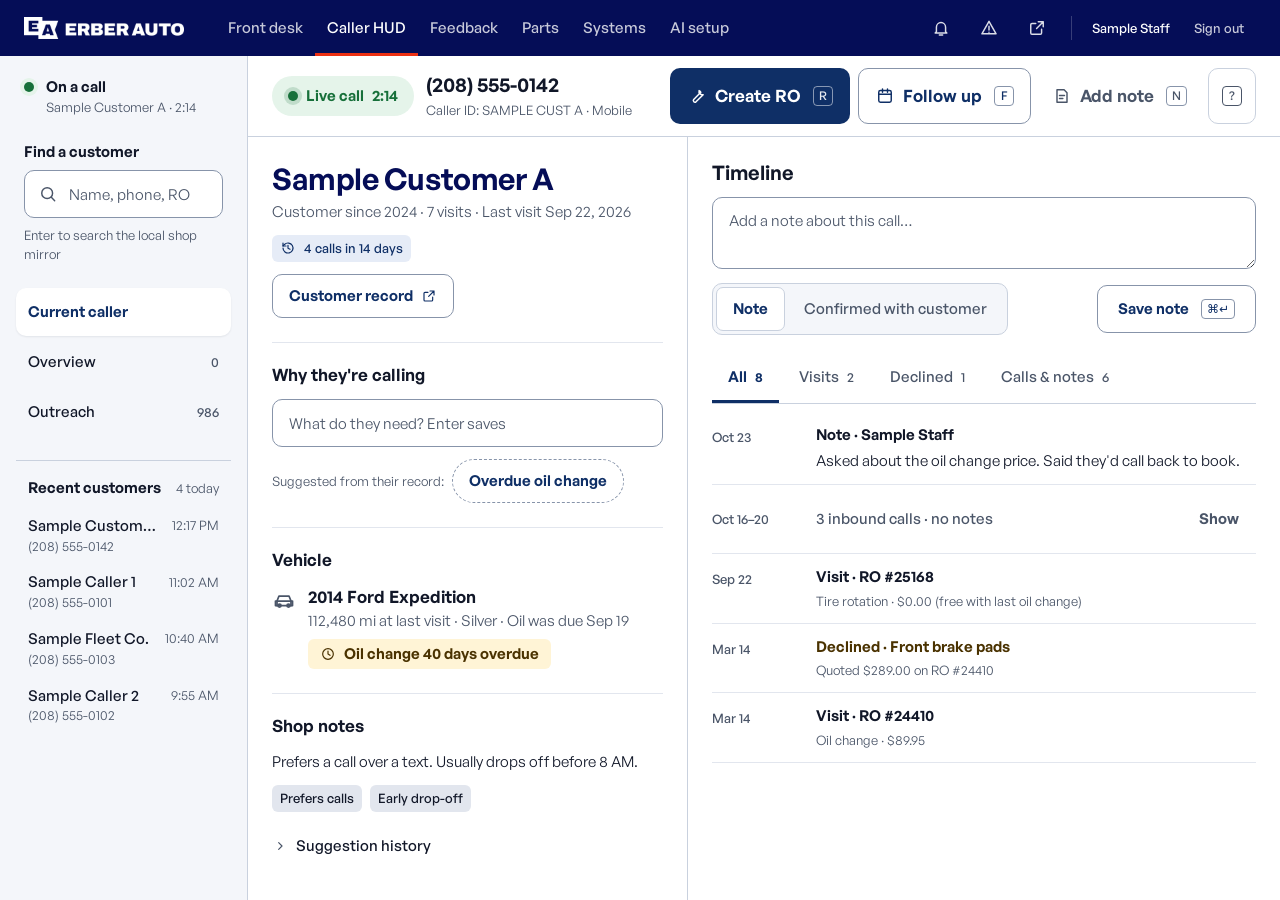
<file: caller-hud-review/mockup.html>
<!doctype html>
<html lang="en">
<head>
<meta charset="utf-8">
<meta name="viewport" content="width=device-width, initial-scale=1">
<title>Caller HUD (design mockup)</title>
<link rel="preload" href="fonts/GeneralSans-Regular.otf" as="font" type="font/otf" crossorigin>
<link rel="preload" href="fonts/GeneralSans-Semibold.otf" as="font" type="font/otf" crossorigin>
<link rel="stylesheet" href="tokens.css">
<link rel="stylesheet" href="app.css">
<link rel="stylesheet" href="hud.css">
</head>
<body data-state="live">

<svg width="0" height="0" style="position:absolute" aria-hidden="true">
  <defs>
    <symbol id="i-phone" viewBox="0 0 24 24"><path d="M5 4h3.2l1.6 4-2 1.3a11 11 0 0 0 6.9 6.9l1.3-2 4 1.6V19a1.5 1.5 0 0 1-1.6 1.5A16.5 16.5 0 0 1 3.5 5.6 1.5 1.5 0 0 1 5 4Z"/></symbol>
    <symbol id="i-phone-off" viewBox="0 0 24 24"><path d="M5 4h3.2l1.6 4-2 1.3a11 11 0 0 0 6.9 6.9l1.3-2 4 1.6V19a1.5 1.5 0 0 1-1.6 1.5A16.5 16.5 0 0 1 3.5 5.6 1.5 1.5 0 0 1 5 4Z"/><path d="m15 4 5 5M20 4l-5 5"/></symbol>
    <symbol id="i-search" viewBox="0 0 24 24"><circle cx="11" cy="11" r="6.5"/><path d="m16 16 4 4"/></symbol>
    <symbol id="i-bell" viewBox="0 0 24 24"><path d="M6.5 16.5V11a5.5 5.5 0 0 1 11 0v5.5l1.5 1.5H5l1.5-1.5Z"/><path d="M10 20.5h4"/></symbol>
    <symbol id="i-alert" viewBox="0 0 24 24"><path d="M12 4 3.5 19h17L12 4Z"/><path d="M12 10v4.5M12 17v.01"/></symbol>
    <symbol id="i-popout" viewBox="0 0 24 24"><path d="M13.5 4.5h6v6M19.5 4.5l-8 8"/><path d="M17.5 13.5v4.5a1.5 1.5 0 0 1-1.5 1.5H6A1.5 1.5 0 0 1 4.5 18V8A1.5 1.5 0 0 1 6 6.5h4.5"/></symbol>
    <symbol id="i-wrench" viewBox="0 0 24 24"><path d="M14.5 5.5a4 4 0 0 0 4.9 4.9l-8.6 8.6a2 2 0 0 1-2.8-2.8l8.6-8.6a4 4 0 0 0-2.1-2.1Z"/></symbol>
    <symbol id="i-calendar" viewBox="0 0 24 24"><rect x="4.5" y="5.5" width="15" height="14" rx="2"/><path d="M4.5 10h15M9 3.5v4M15 3.5v4"/></symbol>
    <symbol id="i-note" viewBox="0 0 24 24"><path d="M6 4.5h8.5l3.5 3.5v11.5H6Z"/><path d="M9 11.5h6M9 15h4"/></symbol>
    <symbol id="i-car" viewBox="0 0 24 24"><path d="M5 16.5V12l2-5h10l2 5v4.5"/><path d="M3.5 12h17v4.5h-17Z"/><circle cx="7.5" cy="16.5" r="1.5"/><circle cx="16.5" cy="16.5" r="1.5"/></symbol>
    <symbol id="i-user-plus" viewBox="0 0 24 24"><circle cx="10" cy="8.5" r="3.5"/><path d="M3.5 19.5a6.5 6.5 0 0 1 13 0"/><path d="M18.5 8v6M15.5 11h6"/></symbol>
    <symbol id="i-link" viewBox="0 0 24 24"><path d="M10 14a4 4 0 0 0 5.7 0l3-3a4 4 0 0 0-5.7-5.7l-1 1"/><path d="M14 10a4 4 0 0 0-5.7 0l-3 3a4 4 0 0 0 5.7 5.7l1-1"/></symbol>
    <symbol id="i-close" viewBox="0 0 24 24"><path d="m6.5 6.5 11 11M17.5 6.5l-11 11"/></symbol>
    <symbol id="i-chevron" viewBox="0 0 24 24"><path d="m7 10 5 5 5-5"/></symbol>
    <symbol id="i-clock" viewBox="0 0 24 24"><circle cx="12" cy="12" r="8"/><path d="M12 7.5V12l3 2"/></symbol>
    <symbol id="i-history" viewBox="0 0 24 24"><path d="M4.5 12a7.5 7.5 0 1 0 2.2-5.3L4.5 9"/><path d="M4.5 4.5V9H9M12 8v4.5l3 1.5"/></symbol>
  </defs>
</svg>

<header class="topbar">
  <img class="logo" src="assets/erber-logo-white.png" alt="Erber Auto" width="160" height="22">
  <nav class="topnav" aria-label="Apps">
    <a href="#">Front desk</a>
    <a href="#" aria-current="page">Caller HUD</a>
    <a href="#">Feedback</a>
    <a href="#">Parts</a>
    <a href="#">Systems</a>
    <a href="#">AI setup</a>
  </nav>
  <div class="topbar-tools">
    <button class="tool" aria-pressed="false"><svg class="ico"><use href="#i-bell"/></svg>Chime off</button>
    <button class="tool" aria-pressed="false"><svg class="ico"><use href="#i-alert"/></svg>Alerts off</button>
    <button class="tool" title="Open Caller HUD in its own window"><svg class="ico"><use href="#i-popout"/></svg>Pop out</button>
    <span class="topbar-sep" aria-hidden="true"></span>
    <span class="who">Sample Staff</span>
    <button class="tool tool-quiet">Sign out</button>
  </div>
</header>

<div class="app">
  <aside class="rail" aria-label="Caller HUD">
    <div class="live" data-only="live unknown empty">
      <span class="live-dot" aria-hidden="true"></span>
      <div>
        <p class="live-title">On a call</p>
        <p class="live-sub" data-only="live">Sample Customer A · 2:14</p>
        <p class="live-sub" data-only="unknown">Unknown caller · 0:48</p>
        <p class="live-sub" data-only="empty">Sample Customer B · 1:05</p>
      </div>
    </div>
    <div class="live" data-only="ended">
      <span class="live-dot live-dot-idle" aria-hidden="true"></span>
      <div>
        <p class="live-title">Listening for calls</p>
        <p class="live-sub">Last call ended 12:19 PM</p>
      </div>
    </div>

    <form class="search" role="search" onsubmit="return false">
      <label for="q">Find a customer</label>
      <div class="search-row">
        <svg class="ico" aria-hidden="true"><use href="#i-search"/></svg>
        <input id="q" type="search" placeholder="Name, phone, RO" autocomplete="off" enterkeyhint="search">
      </div>
      <p class="hint">Enter to search the local shop mirror</p>
    </form>

    <nav class="railnav" aria-label="Views">
      <a href="#" aria-current="page">Current caller</a>
      <a href="#">Overview <span class="count">0</span></a>
      <a href="#">Outreach <span class="count">986</span></a>
    </nav>

    <section class="recent" aria-labelledby="recent-h">
      <h2 id="recent-h">Recent customers <span>4 today</span></h2>
      <ul>
        <li data-only="live ended"><a href="#"><span class="r-name">Sample Customer A</span><span class="r-meta">(208) 555-0142</span><time>12:17 PM</time></a></li>
        <li data-only="unknown"><a href="#"><span class="r-name r-unknown">Unknown caller</span><span class="r-meta">(208) 555-0199</span><time>12:18 PM</time></a></li>
        <li data-only="empty"><a href="#"><span class="r-name">Sample Customer B</span><span class="r-meta">(208) 555-0186</span><time>12:18 PM</time></a></li>
        <li><a href="#"><span class="r-name">Sample Caller 1</span><span class="r-meta">(208) 555-0101</span><time>11:02 AM</time></a></li>
        <li><a href="#"><span class="r-name">Sample Fleet Co.</span><span class="r-meta">(208) 555-0103</span><time>10:40 AM</time></a></li>
        <li><a href="#"><span class="r-name">Sample Caller 2</span><span class="r-meta">(208) 555-0102</span><time>9:55 AM</time></a></li>
      </ul>
    </section>
  </aside>

  <main class="main">
    <!-- Call bar: always visible, answers "who is on the line and what can I do" -->
    <section class="callbar" aria-label="Call">
      <div class="call-id">
        <p class="call-state call-live" data-only="live unknown empty" role="status"><span class="pulse" aria-hidden="true"></span>Live call <span class="timer" data-only="live">2:14</span><span class="timer" data-only="unknown">0:48</span><span class="timer" data-only="empty">1:05</span></p>
        <p class="call-state call-ended" data-only="ended" role="status"><svg class="ico ico-sm" aria-hidden="true"><use href="#i-phone-off"/></svg>Call ended · 0:05 · 12:19 PM</p>
        <div class="call-number">
          <p class="num" data-only="live ended">(208) 555-0142</p>
          <p class="num" data-only="unknown">(208) 555-0199</p>
          <p class="num" data-only="empty">(208) 555-0186</p>
          <p class="callerid" data-only="live ended">Caller ID: SAMPLE CUST A · Mobile</p>
          <p class="callerid" data-only="unknown">Caller ID: WIRELESS CALLER · No match in the shop mirror</p>
          <p class="callerid" data-only="empty">Caller ID: SAMPLE CUST B · Mobile</p>
        </div>
      </div>
      <div class="call-actions" data-only="live ended empty">
        <button class="btn btn-primary btn-lg" aria-keyshortcuts="r"><svg class="ico" aria-hidden="true"><use href="#i-wrench"/></svg>Create RO <kbd aria-hidden="true">R</kbd></button>
        <button class="btn btn-secondary btn-lg" aria-keyshortcuts="f"><svg class="ico" aria-hidden="true"><use href="#i-calendar"/></svg>Follow up <kbd aria-hidden="true">F</kbd></button>
        <button class="btn btn-ghost btn-lg" aria-keyshortcuts="n"><svg class="ico" aria-hidden="true"><use href="#i-note"/></svg>Add note <kbd aria-hidden="true">N</kbd></button>
        <button class="keys-btn" popovertarget="shortcuts" aria-keyshortcuts="?" aria-label="Keyboard shortcuts"><kbd aria-hidden="true">?</kbd></button>
      </div>
      <div class="call-actions" data-only="unknown">
        <button class="btn btn-primary btn-lg"><svg class="ico" aria-hidden="true"><use href="#i-user-plus"/></svg>Create customer</button>
        <button class="btn btn-secondary btn-lg"><svg class="ico" aria-hidden="true"><use href="#i-link"/></svg>Link to a customer</button>
        <button class="btn btn-ghost btn-lg" aria-keyshortcuts="n"><svg class="ico" aria-hidden="true"><use href="#i-note"/></svg>Add note <kbd aria-hidden="true">N</kbd></button>
        <button class="keys-btn" popovertarget="shortcuts" aria-keyshortcuts="?" aria-label="Keyboard shortcuts"><kbd aria-hidden="true">?</kbd></button>
      </div>
    </section>

    <div class="hud">
      <!-- Customer column -->
      <section class="cust" aria-label="Caller">
        <header class="cust-head">
          <div data-only="live ended">
            <h1>Sample Customer A</h1>
            <p class="cust-meta">Customer since 2024 · 7 visits · Last visit Sep 22, 2026</p>
            <p class="cust-flags"><span class="chip chip-info"><svg class="ico ico-sm" aria-hidden="true"><use href="#i-history"/></svg>4 calls in 14 days</span></p>
          </div>
          <div data-only="empty">
            <h1>Sample Customer B</h1>
            <p class="cust-meta">Customer since Oct 27, 2026 · No visits yet</p>
          </div>
          <div data-only="unknown">
            <h1>Unknown caller</h1>
            <p class="cust-meta">(208) 555-0199 isn't linked to a customer yet.</p>
          </div>
          <a class="btn btn-secondary btn-sm" href="#" data-only="live ended empty">Customer record <svg class="ico ico-sm" aria-hidden="true"><use href="#i-popout"/></svg></a>
        </header>

        <section class="block" aria-labelledby="why-h">
          <h2 id="why-h">Why they're calling</h2>
          <div data-only="live unknown empty">
            <div class="field">
              <input id="why" type="text" placeholder="What do they need? Enter saves" aria-labelledby="why-h">
            </div>
            <p class="suggest" data-only="live">Suggested from their record: <button class="chip-btn">Overdue oil change</button></p>
          </div>
          <div class="reason" data-only="ended">
            <p>Wants to book the overdue oil change, Friday before 8 AM.</p>
            <button class="btn btn-ghost btn-sm">Edit</button>
          </div>
        </section>

        <section class="block" aria-labelledby="veh-h" data-only="live ended empty">
          <h2 id="veh-h">Vehicle</h2>
          <div class="vehicle" data-only="live ended">
            <svg class="ico veh-ico" aria-hidden="true"><use href="#i-car"/></svg>
            <div>
              <p class="veh-name">2014 Ford Expedition</p>
              <p class="veh-meta">112,480 mi at last visit · Silver · Oil was due Sep 19</p>
              <p class="veh-due"><svg class="ico ico-sm" aria-hidden="true"><use href="#i-clock"/></svg>Oil change 40 days overdue</p>
            </div>
          </div>
          <div class="vehicle vehicle-none" data-only="empty">
            <svg class="ico veh-ico" aria-hidden="true"><use href="#i-car"/></svg>
            <div>
              <p class="veh-name">No vehicle on file</p>
              <p class="veh-meta">Add one before you create an RO.</p>
            </div>
            <button class="btn btn-secondary btn-sm">Add vehicle</button>
          </div>
        </section>

        <section class="block" aria-labelledby="link-h" data-only="unknown">
          <h2 id="link-h">Link to an existing customer</h2>
          <div class="field field-search">
            <svg class="ico" aria-hidden="true"><use href="#i-search"/></svg>
            <input type="search" placeholder="Name, RO #, or another phone" aria-labelledby="link-h">
          </div>
          <p class="hint-sm">If no one matches, create a new customer with this number.</p>
        </section>

        <section class="block" aria-labelledby="notes-h" data-only="live ended">
          <h2 id="notes-h">Shop notes</h2>
          <p class="shopnote">Prefers a call over a text. Usually drops off before 8 AM.</p>
          <p class="tags"><span class="chip">Prefers calls</span><span class="chip">Early drop-off</span></p>
          <button class="disclose"><svg class="ico ico-sm" aria-hidden="true"><use href="#i-chevron"/></svg>Suggestion history</button>
        </section>
      </section>

      <!-- Timeline column -->
      <section class="tl" aria-labelledby="tl-h">
        <div class="composer">
          <h2 id="tl-h">Timeline</h2>
          <label class="sr" for="note">Add a note</label>
          <textarea id="note" rows="2" placeholder="Add a note about this call…"></textarea>
          <div class="composer-row">
            <div class="seg" role="radiogroup" aria-label="Note type">
              <button role="radio" aria-checked="true" tabindex="0">Note</button>
              <button role="radio" aria-checked="false" tabindex="-1">Confirmed with customer</button>
            </div>
            <button class="btn btn-secondary" aria-keyshortcuts="Meta+Enter">Save note <kbd aria-hidden="true">⌘↵</kbd></button>
          </div>
        </div>

        <nav class="tabs tl-tabs" role="tablist" aria-label="Timeline filter" data-only="live ended">
          <button role="tab" id="tl-all" aria-controls="tl-panel" aria-selected="true" tabindex="0">All <span data-only="live">8</span><span data-only="ended">9</span></button>
          <button role="tab" id="tl-visits" aria-controls="tl-panel" aria-selected="false" tabindex="-1">Visits <span>2</span></button>
          <button role="tab" id="tl-declined" aria-controls="tl-panel" aria-selected="false" tabindex="-1">Declined <span>1</span></button>
          <button role="tab" id="tl-calls" aria-controls="tl-panel" aria-selected="false" tabindex="-1">Calls &amp; notes <span data-only="live">6</span><span data-only="ended">7</span></button>
        </nav>

        <ol class="events" id="tl-panel" role="tabpanel" aria-labelledby="tl-all" data-only="live ended">
          <li class="ev ev-call" data-only="ended">
            <time>Today</time>
            <div><p class="ev-title">Inbound call · 0:05</p><p class="ev-meta">12:19 PM · Answered by Sample Staff</p></div>
          </li>
          <li class="ev ev-note">
            <time>Oct 23</time>
            <div><p class="ev-title">Note · Sample Staff</p><p class="ev-body">Asked about the oil change price. Said they'd call back to book.</p></div>
          </li>
          <li class="ev ev-group">
            <time>Oct 16–20</time>
            <div><p class="ev-title">3 inbound calls · no notes</p></div>
            <button class="btn btn-ghost btn-sm" aria-expanded="false" aria-label="Show 3 inbound calls">Show</button>
          </li>
          <li class="ev ev-visit">
            <time>Sep 22</time>
            <div><p class="ev-title">Visit · RO #25168</p><p class="ev-meta">Tire rotation · $0.00 (free with last oil change)</p></div>
          </li>
          <li class="ev ev-declined">
            <time>Mar 14</time>
            <div><p class="ev-title">Declined · Front brake pads</p><p class="ev-meta">Quoted $289.00 on RO #24410</p></div>
          </li>
          <li class="ev ev-visit">
            <time>Mar 14</time>
            <div><p class="ev-title">Visit · RO #24410</p><p class="ev-meta">Oil change · $89.95</p></div>
          </li>
        </ol>

        <ol class="events" data-only="unknown">
          <li class="ev ev-call">
            <time>Oct 2</time>
            <div><p class="ev-title">Missed call · no voicemail</p><p class="ev-meta">From (208) 555-0199 · 4:51 PM</p></div>
          </li>
        </ol>
        <p class="tl-foot" data-only="unknown">Only calls from this number show until it's linked to a customer.</p>

        <div class="tl-empty" data-only="empty">
          <svg class="ico" aria-hidden="true"><use href="#i-history"/></svg>
          <p class="tl-empty-title">No history yet</p>
          <p>Notes you add here and ROs for this customer will show up in this timeline. This call is logged when it ends.</p>
        </div>
      </section>
    </div>
  </main>
</div>

<div id="shortcuts" class="sheet" popover aria-labelledby="sheet-h">
  <div class="sheet-head">
    <h2 id="sheet-h">Keyboard shortcuts</h2>
    <button class="btn btn-ghost btn-icon" popovertarget="shortcuts" popovertargetaction="hide" aria-label="Close">
      <svg class="ico" aria-hidden="true"><use href="#i-close"/></svg>
    </button>
  </div>
  <dl class="sheet-list">
    <div><dt>Create RO for this caller</dt><dd><kbd>R</kbd></dd></div>
    <div><dt>Schedule a follow up</dt><dd><kbd>F</kbd></dd></div>
    <div><dt>Jump to the note box</dt><dd><kbd>N</kbd></dd></div>
    <div><dt>Save the note</dt><dd><kbd>⌘</kbd><kbd>↵</kbd></dd></div>
    <div><dt>Save why they're calling</dt><dd><kbd>↵</kbd></dd></div>
    <div><dt>Show or hide this list</dt><dd><kbd>?</kbd></dd></div>
  </dl>
  <p class="sheet-foot">Shortcuts work whenever you're not typing in a field. Esc leaves a field.</p>
</div>

<script>
  const requested = new URLSearchParams(location.search).get('state') || 'live';
  const state = requested === 'shortcuts' ? 'live' : requested;
  document.body.dataset.state = state;
  document.querySelectorAll('[data-only]').forEach(el => {
    el.hidden = !el.dataset.only.split(' ').includes(state);
  });
  if (requested === 'shortcuts') document.getElementById('shortcuts').showPopover();
</script>
</body>
</html>
</file>
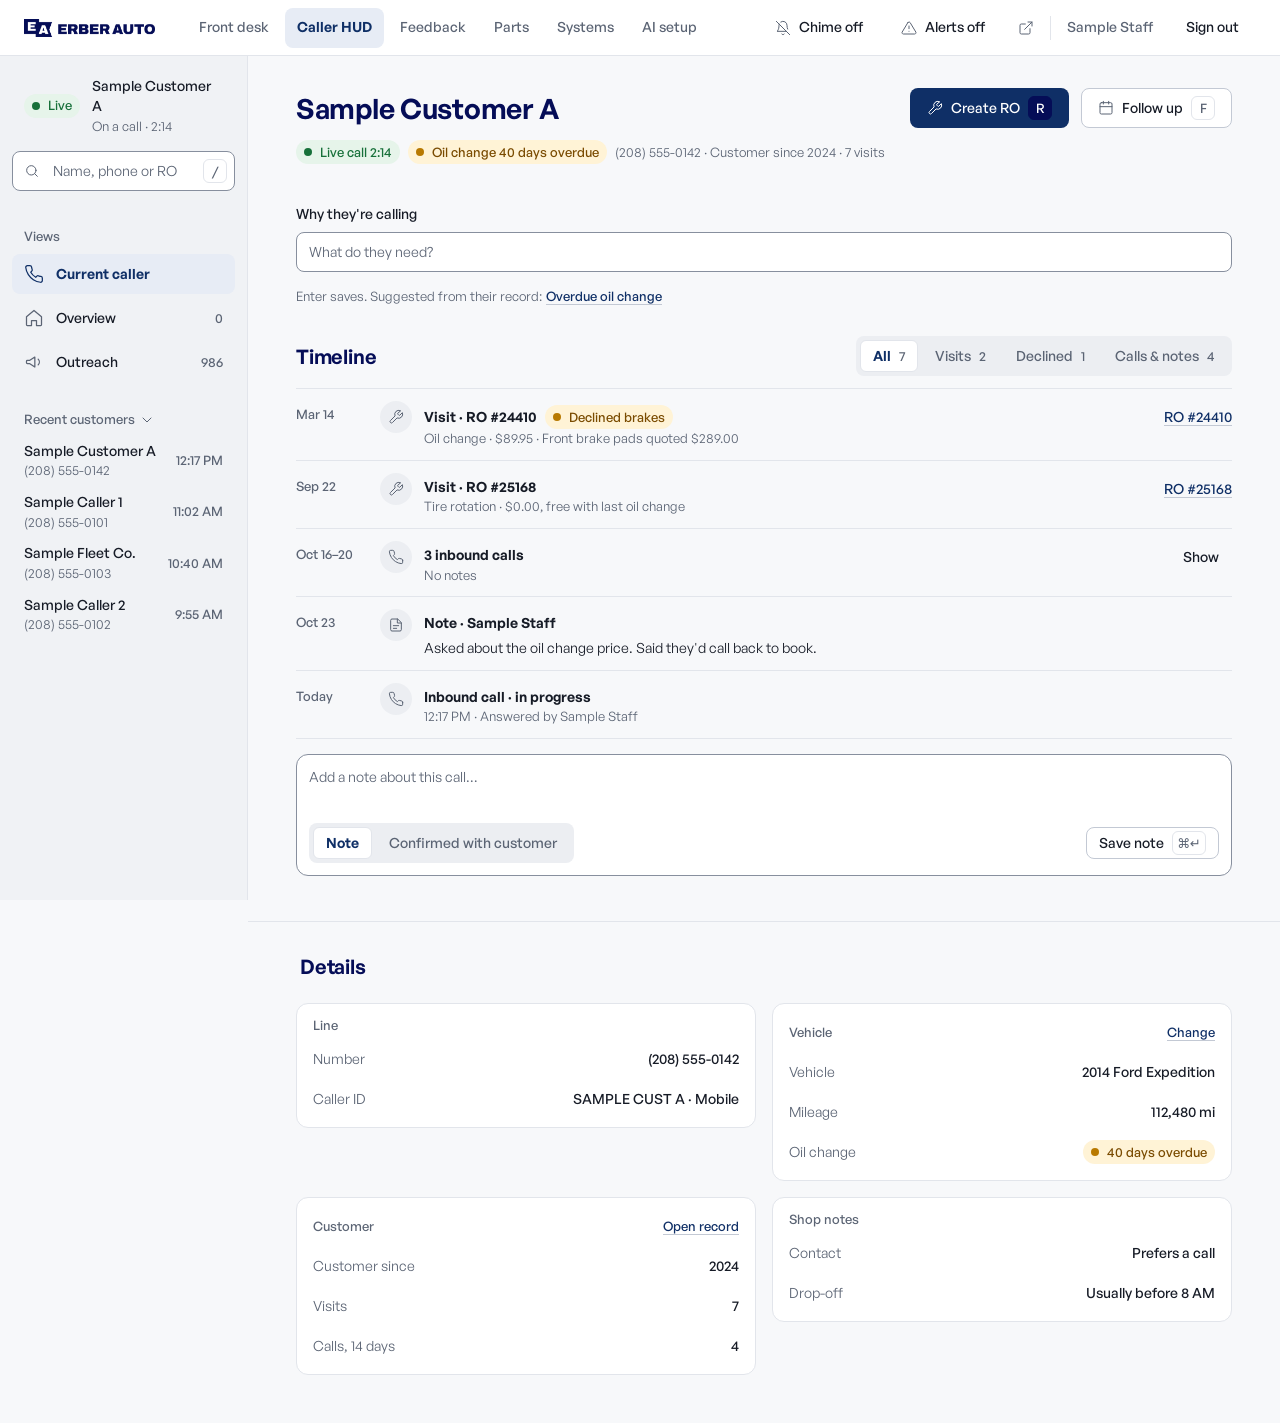
<file: caller-hud-v2/caller-hud.html>
<!doctype html>
<html lang="en">
<head>
<meta charset="utf-8">
<meta name="viewport" content="width=device-width, initial-scale=1">
<title>Caller HUD · Erber Auto</title>
<link rel="stylesheet" href="../hud-design-system/tokens.css">
<link rel="stylesheet" href="../hud-design-system/components.css">
<style>
  /* Layout only, token values only. Option A polished: sidebar + one column (sticky caller header, docked composer) + info panel.
     States: ?state=live (default) | ended | unknown | empty */
  .shell { height: 100vh; grid-template-rows: var(--topbar-h) minmax(0, 1fr); }
  .sidebar, .panel { overflow: auto; }
  .main { display: flex; flex-direction: column; min-width: 0; min-height: 0; }
  .main > .content { flex: 1; overflow: auto; display: flex; flex-direction: column; gap: var(--space-6); padding-top: 0; padding-bottom: var(--space-6); }
  .who { position: sticky; top: 0; z-index: 1; display: flex; flex-direction: column; gap: var(--space-3); padding: var(--space-8) 0 var(--space-4); background: var(--color-canvas); }
  .who-top { display: flex; align-items: center; justify-content: space-between; gap: var(--space-6); }
  .who-status { display: flex; align-items: center; flex-wrap: wrap; gap: var(--space-2); }
  .sec { display: flex; flex-direction: column; gap: var(--space-3); }
  .sec-head { display: flex; align-items: center; justify-content: space-between; gap: var(--space-4); }
  .dock { padding: 0 var(--space-12) var(--space-6); background: var(--color-canvas); }
  .sidebar .search { margin: var(--space-2) 0; }
  [hidden] { display: none !important; }

  @media (max-width: 1365px) {
    .shell { height: auto; grid-template-columns: var(--sidebar-w) minmax(0, 1fr); grid-template-rows: var(--topbar-h) auto auto; }
    .topbar { position: sticky; top: 0; z-index: 2; }
    .sidebar { grid-row: 2 / 4; position: sticky; top: var(--topbar-h); align-self: start; height: calc(100vh - var(--topbar-h)); }
    .main { grid-column: 2; grid-row: 2; min-height: calc(100vh - var(--topbar-h)); }
    .main > .content { overflow: visible; }
    .who { top: var(--topbar-h); }
    .dock { position: sticky; bottom: 0; padding-top: var(--space-3); }
    .panel { grid-column: 2; grid-row: 3; display: grid; grid-template-columns: repeat(2, minmax(0, 1fr)); align-items: start; overflow: visible; border-left: 0; border-top: var(--border); padding: var(--space-8) var(--space-12) var(--space-12); }
    .panel-head { grid-column: 1 / -1; }
  }
</style>
</head>
<body>
<svg width="0" height="0" style="position:absolute" aria-hidden="true">
  <defs>
    <symbol id="i-search" viewBox="0 0 24 24"><circle cx="11" cy="11" r="7"/><path d="m20 20-4-4"/></symbol>
    <symbol id="i-plus" viewBox="0 0 24 24"><path d="M12 5v14M5 12h14"/></symbol>
    <symbol id="i-check" viewBox="0 0 24 24"><path d="M20 6 9 17l-5-5"/></symbol>
    <symbol id="i-check-circle" viewBox="0 0 24 24"><circle cx="12" cy="12" r="9"/><path d="m8 12 3 3 5-6"/></symbol>
    <symbol id="i-phone" viewBox="0 0 24 24"><path d="M22 16.9v3a2 2 0 0 1-2.2 2 19.8 19.8 0 0 1-8.6-3.1 19.5 19.5 0 0 1-6-6A19.8 19.8 0 0 1 2.1 4.2 2 2 0 0 1 4.1 2h3a2 2 0 0 1 2 1.7c.1 1 .4 1.9.7 2.8a2 2 0 0 1-.5 2.1L8.1 9.9a16 16 0 0 0 6 6l1.3-1.3a2 2 0 0 1 2.1-.4c.9.3 1.8.6 2.8.7a2 2 0 0 1 1.7 2z"/></symbol>
    <symbol id="i-phone-missed" viewBox="0 0 24 24"><path d="M22 16.9v3a2 2 0 0 1-2.2 2 19.8 19.8 0 0 1-8.6-3.1 19.5 19.5 0 0 1-6-6A19.8 19.8 0 0 1 2.1 4.2 2 2 0 0 1 4.1 2h3a2 2 0 0 1 2 1.7c.1 1 .4 1.9.7 2.8a2 2 0 0 1-.5 2.1L8.1 9.9a16 16 0 0 0 6 6l1.3-1.3a2 2 0 0 1 2.1-.4c.9.3 1.8.6 2.8.7a2 2 0 0 1 1.7 2z"/><path d="m16 2 6 6M22 2l-6 6"/></symbol>
    <symbol id="i-home" viewBox="0 0 24 24"><path d="M3 10.5 12 3l9 7.5V20a1 1 0 0 1-1 1h-5v-6H9v6H4a1 1 0 0 1-1-1z"/></symbol>
    <symbol id="i-megaphone" viewBox="0 0 24 24"><path d="M3 11v2a1 1 0 0 0 1 1h3l6 4V6l-6 4H4a1 1 0 0 0-1 1zM17 8.5a5 5 0 0 1 0 7"/></symbol>
    <symbol id="i-users" viewBox="0 0 24 24"><path d="M16 21v-2a4 4 0 0 0-4-4H6a4 4 0 0 0-4 4v2"/><circle cx="9" cy="7" r="4"/><path d="M22 21v-2a4 4 0 0 0-3-3.9M16 3.1a4 4 0 0 1 0 7.8"/></symbol>
    <symbol id="i-wrench" viewBox="0 0 24 24"><path d="M14.7 6.3a1 1 0 0 0 0 1.4l1.6 1.6a1 1 0 0 0 1.4 0l3.8-3.8a6 6 0 0 1-7.9 7.9l-6.9 6.9a2.1 2.1 0 0 1-3-3l6.9-6.9a6 6 0 0 1 7.9-7.9z"/></symbol>
    <symbol id="i-sliders" viewBox="0 0 24 24"><path d="M4 21v-7M4 10V3M12 21v-9M12 8V3M20 21v-5M20 12V3M2 14h4M10 8h4M18 16h4"/></symbol>
    <symbol id="i-chevron-down" viewBox="0 0 24 24"><path d="m6 9 6 6 6-6"/></symbol>
    <symbol id="i-chevron-right" viewBox="0 0 24 24"><path d="m9 6 6 6-6 6"/></symbol>
    <symbol id="i-clock" viewBox="0 0 24 24"><circle cx="12" cy="12" r="9"/><path d="M12 7v5l3 2"/></symbol>
    <symbol id="i-car" viewBox="0 0 24 24"><path d="M3 13 5 8a2 2 0 0 1 1.9-1.4h10.2A2 2 0 0 1 19 8l2 5v4a1 1 0 0 1-1 1h-1M3 13v4a1 1 0 0 0 1 1h1M3 13h18M9 18h6"/><circle cx="7" cy="18" r="2"/><circle cx="17" cy="18" r="2"/></symbol>
    <symbol id="i-note" viewBox="0 0 24 24"><path d="M14 3H6a2 2 0 0 0-2 2v14a2 2 0 0 0 2 2h12a2 2 0 0 0 2-2V9zM14 3v6h6M8 13h8M8 17h5"/></symbol>
    <symbol id="i-calendar" viewBox="0 0 24 24"><rect x="3" y="4" width="18" height="17" rx="2"/><path d="M16 2v4M8 2v4M3 10h18"/></symbol>
    <symbol id="i-x" viewBox="0 0 24 24"><path d="M18 6 6 18M6 6l12 12"/></symbol>
    <symbol id="i-bell-off" viewBox="0 0 24 24"><path d="M8.7 3A6 6 0 0 1 18 8c0 2.4.4 4.2 1 5.6M17 17H3s3-2 3-9c0-.6.1-1.2.3-1.8M10.3 21a1.9 1.9 0 0 0 3.4 0M2 2l20 20"/></symbol>
    <symbol id="i-alert" viewBox="0 0 24 24"><path d="M10.3 3.9 1.8 18a2 2 0 0 0 1.7 3h17a2 2 0 0 0 1.7-3L13.7 3.9a2 2 0 0 0-3.4 0zM12 9v4M12 17h.01"/></symbol>
    <symbol id="i-popout" viewBox="0 0 24 24"><path d="M15 3h6v6M10 14 21 3M18 13v6a2 2 0 0 1-2 2H5a2 2 0 0 1-2-2V8a2 2 0 0 1 2-2h6"/></symbol>
    <symbol id="i-database" viewBox="0 0 24 24"><ellipse cx="12" cy="5" rx="8" ry="3"/><path d="M4 5v14c0 1.7 3.6 3 8 3s8-1.3 8-3V5M4 12c0 1.7 3.6 3 8 3s8-1.3 8-3"/></symbol>
    <symbol id="i-message" viewBox="0 0 24 24"><path d="M21 15a2 2 0 0 1-2 2H7l-4 4V5a2 2 0 0 1 2-2h14a2 2 0 0 1 2 2z"/></symbol>
    <symbol id="i-inbox" viewBox="0 0 24 24"><path d="M22 12h-6l-2 3h-4l-2-3H2"/><path d="M5.5 5.1 2 12v6a2 2 0 0 0 2 2h16a2 2 0 0 0 2-2v-6l-3.5-6.9A2 2 0 0 0 16.8 4H7.2a2 2 0 0 0-1.7 1.1z"/></symbol>
    <symbol id="i-arrow-up" viewBox="0 0 24 24"><path d="M12 19V5M5 12l7-7 7 7"/></symbol>
    <symbol id="i-history" viewBox="0 0 24 24"><path d="M3 12a9 9 0 1 0 3-6.7L3 8M3 3v5h5M12 7v5l4 2"/></symbol>
  </defs>
</svg>
<div class="shell">
  <header class="topbar">
    <a href="#" class="logo"><img src="../hud-design-system/assets/erber-logo-navy.png" alt="Erber Auto" width="131" height="18"></a>
    <nav class="topnav" aria-label="Apps">
      <a href="#">Front desk</a>
      <a href="#" aria-current="page">Caller HUD</a>
      <a href="#">Feedback</a>
      <a href="#">Parts</a>
      <a href="#">Systems</a>
      <a href="#">AI setup</a>
    </nav>
    <div class="topbar-tools">
      <button class="btn btn-ghost"><svg class="ico ico-sm" aria-hidden="true"><use href="#i-bell-off"/></svg>Chime off</button>
      <button class="btn btn-ghost"><svg class="ico ico-sm" aria-hidden="true"><use href="#i-alert"/></svg>Alerts off</button>
      <button class="btn btn-ghost btn-icon" aria-label="Pop out Caller HUD"><svg class="ico ico-sm" aria-hidden="true"><use href="#i-popout"/></svg></button>
      <span class="topbar-sep" aria-hidden="true"></span>
      <span class="topbar-user">Sample Staff</span>
      <button class="btn btn-ghost">Sign out</button>
    </div>
  </header>

  <aside class="sidebar" aria-label="Caller HUD">
    <a href="#" class="side-item side-item-2line" data-only="live unknown empty">
      <span class="chip chip-live"><span class="dot" aria-hidden="true"></span>Live</span>
      <span data-only="live">Sample Customer A<span class="side-sub">On a call · 2:14</span></span>
      <span data-only="unknown">Unknown caller<span class="side-sub">On a call · 0:48</span></span>
      <span data-only="empty">Sample Customer B<span class="side-sub">On a call · 1:05</span></span>
    </a>
    <a href="#" class="side-item side-item-2line" data-only="ended">
      <span class="chip chip-ended"><span class="dot" aria-hidden="true"></span>Idle</span>
      <span>Listening for calls<span class="side-sub">Last call 12:19 PM</span></span>
    </a>
    <div class="search" role="search">
      <svg class="ico ico-sm" aria-hidden="true"><use href="#i-search"/></svg>
      <input type="search" aria-label="Find a customer" placeholder="Name, phone or RO #">
      <span class="kbd" aria-hidden="true">/</span>
    </div>
    <p class="side-label">Views</p>
    <a href="#" class="side-item" aria-current="page"><svg class="ico" aria-hidden="true"><use href="#i-phone"/></svg>Current caller</a>
    <a href="#" class="side-item"><svg class="ico" aria-hidden="true"><use href="#i-home"/></svg>Overview<span class="side-count">0</span></a>
    <a href="#" class="side-item"><svg class="ico" aria-hidden="true"><use href="#i-megaphone"/></svg>Outreach<span class="side-count">986</span></a>
    <p class="side-label">Recent customers <svg class="ico ico-sm" aria-hidden="true"><use href="#i-chevron-down"/></svg></p>
    <a href="#" class="side-item side-item-2line" data-only="live ended"><span>Sample Customer A<span class="side-sub">(208) 555-0142</span></span><span class="side-count">12:17 PM</span></a>
    <a href="#" class="side-item side-item-2line" data-only="unknown"><span>Unknown caller<span class="side-sub">(208) 555-0199</span></span><span class="side-count">12:18 PM</span></a>
    <a href="#" class="side-item side-item-2line" data-only="empty"><span>Sample Customer B<span class="side-sub">(208) 555-0186</span></span><span class="side-count">12:18 PM</span></a>
    <a href="#" class="side-item side-item-2line"><span>Sample Caller 1<span class="side-sub">(208) 555-0101</span></span><span class="side-count">11:02 AM</span></a>
    <a href="#" class="side-item side-item-2line"><span>Sample Fleet Co.<span class="side-sub">(208) 555-0103</span></span><span class="side-count">10:40 AM</span></a>
    <a href="#" class="side-item side-item-2line"><span>Sample Caller 2<span class="side-sub">(208) 555-0102</span></span><span class="side-count">9:55 AM</span></a>
  </aside>

  <main class="main">
    <div class="content">
      <header class="who" aria-label="Caller">
        <div class="who-top">
          <h1 class="page-title" data-only="live ended">Sample Customer A</h1>
          <h1 class="page-title" data-only="unknown">Unknown caller</h1>
          <h1 class="page-title" data-only="empty">Sample Customer B</h1>
          <div class="btn-row" data-only="live ended empty">
            <button class="btn btn-primary" aria-keyshortcuts="r"><svg class="ico ico-sm" aria-hidden="true"><use href="#i-wrench"/></svg>Create RO <span class="kbd" aria-hidden="true">R</span></button>
            <button class="btn btn-secondary" aria-keyshortcuts="f"><svg class="ico ico-sm" aria-hidden="true"><use href="#i-calendar"/></svg>Follow up <span class="kbd" aria-hidden="true">F</span></button>
          </div>
          <div class="btn-row" data-only="unknown">
            <button class="btn btn-primary"><svg class="ico ico-sm" aria-hidden="true"><use href="#i-users"/></svg>Create customer</button>
          </div>
        </div>
        <div class="who-status">
          <span class="chip chip-live" role="status" data-only="live"><span class="dot" aria-hidden="true"></span>Live call 2:14</span>
          <span class="chip chip-live" role="status" data-only="unknown"><span class="dot" aria-hidden="true"></span>Live call 0:48</span>
          <span class="chip chip-live" role="status" data-only="empty"><span class="dot" aria-hidden="true"></span>Live call 1:05</span>
          <span class="chip chip-ended" role="status" data-only="ended"><span class="dot" aria-hidden="true"></span>Call ended · 0:05 · 12:19 PM</span>
          <span class="chip chip-warning" data-only="live ended"><span class="dot" aria-hidden="true"></span>Oil change 40 days overdue</span>
          <span class="meta" data-only="live ended">(208) 555-0142 · Customer since 2024 · 7 visits</span>
          <span class="meta" data-only="unknown">(208) 555-0199 · Not linked to a customer yet</span>
          <span class="meta" data-only="empty">(208) 555-0186 · Customer since Oct 27, 2026 · No visits yet</span>
        </div>
      </header>

      <section class="sec" aria-label="Why they're calling">
        <div class="field">
          <label for="why">Why they're calling</label>
          <input class="input" id="why" placeholder="What do they need?" data-only="live unknown empty">
          <input class="input" id="why-saved" aria-label="Why they're calling" value="Wants to book the overdue oil change, Friday before 8 AM." data-only="ended">
          <p class="help" data-only="live">Enter saves. Suggested from their record: <button type="button" class="link" onclick="document.getElementById('why').value='Overdue oil change';document.getElementById('why').focus()">Overdue oil change</button></p>
          <p class="help" data-only="unknown empty">Enter saves.</p>
          <p class="help" data-only="ended">Saved 12:19 PM. Edit and press Enter to update.</p>
        </div>
      </section>

      <section class="sec" aria-label="Link to a customer" data-only="unknown">
        <div class="field">
          <label for="link">Link to an existing customer</label>
          <div class="search">
            <svg class="ico ico-sm" aria-hidden="true"><use href="#i-search"/></svg>
            <input type="search" id="link" placeholder="Name, RO # or another phone">
          </div>
          <p class="help">No match for (208) 555-0199 in the shop mirror. If no one matches, create a new customer.</p>
        </div>
      </section>

      <section class="sec" aria-labelledby="tl-h">
        <div class="sec-head">
          <h2 class="section-title" id="tl-h">Timeline</h2>
          <div class="seg" role="tablist" aria-label="Timeline filter" data-only="live ended">
            <button role="tab" aria-selected="true">All <span class="count">7</span></button>
            <button role="tab" aria-selected="false" tabindex="-1">Visits <span class="count">2</span></button>
            <button role="tab" aria-selected="false" tabindex="-1">Declined <span class="count">1</span></button>
            <button role="tab" aria-selected="false" tabindex="-1">Calls &amp; notes <span class="count">4</span></button>
          </div>
        </div>
        <ol class="timeline" aria-label="Oldest first" data-only="live ended">
          <li class="tl-row"><time class="tl-date">Mar 14</time><span class="tl-icon"><svg class="ico ico-sm" aria-hidden="true"><use href="#i-wrench"/></svg></span><div><p class="tl-title">Visit · RO #24410 <span class="chip chip-warning"><span class="dot" aria-hidden="true"></span>Declined brakes</span></p><p class="tl-meta">Oil change · $89.95 · Front brake pads quoted $289.00</p></div><a class="link" href="#">RO #24410</a></li>
          <li class="tl-row"><time class="tl-date">Sep 22</time><span class="tl-icon"><svg class="ico ico-sm" aria-hidden="true"><use href="#i-wrench"/></svg></span><div><p class="tl-title">Visit · RO #25168</p><p class="tl-meta">Tire rotation · $0.00, free with last oil change</p></div><a class="link" href="#">RO #25168</a></li>
          <li class="tl-row"><time class="tl-date">Oct 16–20</time><span class="tl-icon"><svg class="ico ico-sm" aria-hidden="true"><use href="#i-phone"/></svg></span><div><p class="tl-title">3 inbound calls</p><p class="tl-meta">No notes</p></div><button class="btn btn-ghost btn-sm" aria-expanded="false" aria-label="Show 3 inbound calls">Show</button></li>
          <li class="tl-row"><time class="tl-date">Oct 23</time><span class="tl-icon"><svg class="ico ico-sm" aria-hidden="true"><use href="#i-note"/></svg></span><div><p class="tl-title">Note · Sample Staff</p><p class="tl-body">Asked about the oil change price. Said they'd call back to book.</p></div><span></span></li>
          <li class="tl-row" data-only="live"><time class="tl-date">Today</time><span class="tl-icon"><svg class="ico ico-sm" aria-hidden="true"><use href="#i-phone"/></svg></span><div><p class="tl-title">Inbound call · in progress</p><p class="tl-meta">12:17 PM · Answered by Sample Staff</p></div><span></span></li>
          <li class="tl-row" data-only="ended"><time class="tl-date">Today</time><span class="tl-icon"><svg class="ico ico-sm" aria-hidden="true"><use href="#i-phone"/></svg></span><div><p class="tl-title">Inbound call · 0:05</p><p class="tl-meta">12:19 PM · Answered by Sample Staff · Reason saved</p></div><span></span></li>
        </ol>
        <ol class="timeline" aria-label="Oldest first" data-only="unknown">
          <li class="tl-row"><time class="tl-date">Oct 2</time><span class="tl-icon tl-icon-urgent"><svg class="ico ico-sm" aria-hidden="true"><use href="#i-phone-missed"/></svg></span><div><p class="tl-title">Missed call <span class="chip chip-urgent"><span class="dot" aria-hidden="true"></span>No voicemail</span></p><p class="tl-meta">4:51 PM · From (208) 555-0199</p></div><span></span></li>
          <li class="tl-row"><time class="tl-date">Today</time><span class="tl-icon"><svg class="ico ico-sm" aria-hidden="true"><use href="#i-phone"/></svg></span><div><p class="tl-title">Inbound call · in progress</p><p class="tl-meta">12:18 PM · Only calls from this number show until it's linked</p></div><span></span></li>
        </ol>
        <div class="empty" data-only="empty">
          <span class="tile"><svg class="ico" aria-hidden="true"><use href="#i-inbox"/></svg></span>
          <p class="empty-title">No history yet</p>
          <p class="empty-body">Notes and ROs for this customer will show up here. This call is logged when it ends.</p>
          <button class="btn btn-secondary">Add a note</button>
        </div>
      </section>
    </div>

    <div class="dock">
      <div class="composer">
        <label class="sr" for="note">Add a note</label>
        <textarea id="note" rows="2" aria-keyshortcuts="n" placeholder="Add a note about this call…"></textarea>
        <div class="composer-bar">
          <div class="seg" role="radiogroup" aria-label="Note type">
            <button role="radio" aria-checked="true">Note</button>
            <button role="radio" aria-checked="false" tabindex="-1">Confirmed with customer</button>
          </div>
          <button class="btn btn-secondary btn-sm" aria-keyshortcuts="Meta+Enter">Save note <span class="kbd" aria-hidden="true">⌘↵</span></button>
        </div>
      </div>
    </div>
  </main>

  <aside class="panel" aria-label="Caller details">
    <div class="panel-head"><h2 class="section-title">Details</h2></div>
    <section class="panel-group" aria-label="Line">
      <p class="panel-label">Line</p>
      <dl>
        <div class="kv" data-only="live ended"><dt>Number</dt><dd>(208) 555-0142</dd></div>
        <div class="kv" data-only="live ended"><dt>Caller ID</dt><dd>SAMPLE CUST A · Mobile</dd></div>
        <div class="kv" data-only="unknown"><dt>Number</dt><dd>(208) 555-0199</dd></div>
        <div class="kv" data-only="unknown"><dt>Caller ID</dt><dd>WIRELESS CALLER</dd></div>
        <div class="kv" data-only="empty"><dt>Number</dt><dd>(208) 555-0186</dd></div>
        <div class="kv" data-only="empty"><dt>Caller ID</dt><dd>SAMPLE CUST B · Mobile</dd></div>
      </dl>
    </section>
    <section class="panel-group" aria-label="Vehicle" data-only="live ended">
      <p class="panel-label">Vehicle <a class="link" href="#">Change</a></p>
      <dl>
        <div class="kv"><dt>Vehicle</dt><dd>2014 Ford Expedition</dd></div>
        <div class="kv"><dt>Mileage</dt><dd>112,480 mi</dd></div>
        <div class="kv"><dt>Oil change</dt><dd><span class="chip chip-warning"><span class="dot" aria-hidden="true"></span>40 days overdue</span></dd></div>
      </dl>
    </section>
    <section class="panel-group" aria-label="Vehicle" data-only="empty">
      <p class="panel-label">Vehicle <a class="link" href="#">Add vehicle</a></p>
      <dl>
        <div class="kv"><dt>Vehicle</dt><dd>None on file</dd></div>
      </dl>
    </section>
    <section class="panel-group" aria-label="Customer" data-only="live ended empty">
      <p class="panel-label">Customer <a class="link" href="#">Open record</a></p>
      <dl>
        <div class="kv" data-only="live ended"><dt>Customer since</dt><dd>2024</dd></div>
        <div class="kv" data-only="live ended"><dt>Visits</dt><dd>7</dd></div>
        <div class="kv" data-only="live ended"><dt>Calls, 14 days</dt><dd>4</dd></div>
        <div class="kv" data-only="empty"><dt>Customer since</dt><dd>Oct 27, 2026</dd></div>
        <div class="kv" data-only="empty"><dt>Visits</dt><dd>0</dd></div>
      </dl>
    </section>
    <section class="panel-group" aria-label="Customer" data-only="unknown">
      <p class="panel-label">Customer</p>
      <dl>
        <div class="kv"><dt>Match</dt><dd>None in the shop mirror</dd></div>
        <div class="kv"><dt>Calls from this number</dt><dd>2</dd></div>
      </dl>
    </section>
    <section class="panel-group" aria-label="Shop notes" data-only="live ended">
      <p class="panel-label">Shop notes</p>
      <dl>
        <div class="kv"><dt>Contact</dt><dd>Prefers a call</dd></div>
        <div class="kv"><dt>Drop-off</dt><dd>Usually before 8 AM</dd></div>
      </dl>
    </section>
  </aside>
</div>
<script>
  const states = ['live', 'ended', 'unknown', 'empty'];
  const requested = new URLSearchParams(location.search).get('state');
  const state = states.includes(requested) ? requested : 'live';
  document.querySelectorAll('[data-only]').forEach(el => { el.hidden = !el.dataset.only.split(' ').includes(state); });
  if (state === 'ended') document.getElementById('note').placeholder = 'Add a wrap-up note for the next person who picks up…';
</script>
</body>
</html>
</file>
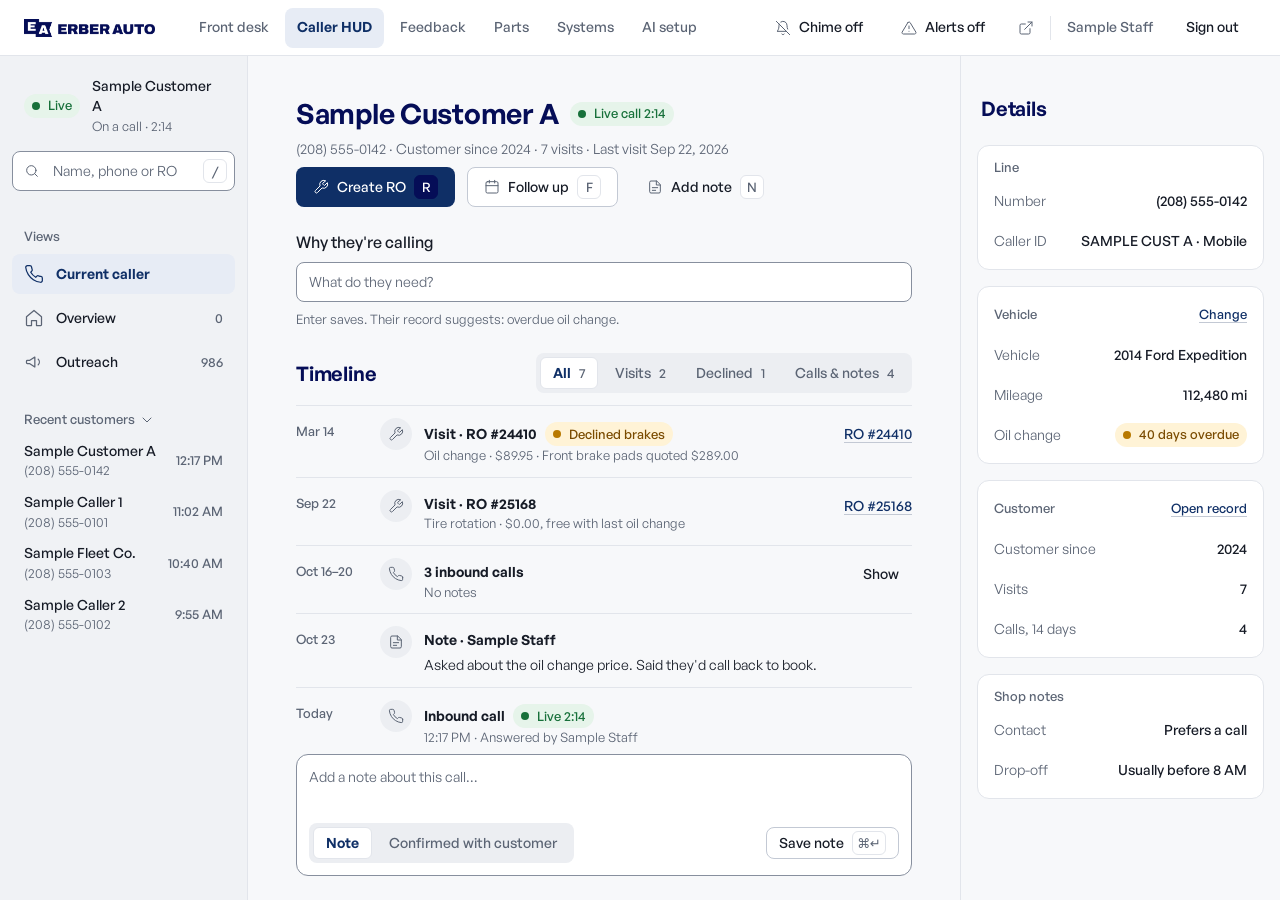
<file: caller-hud-v2/option-a.html>
<!doctype html>
<html lang="en">
<head>
<meta charset="utf-8">
<meta name="viewport" content="width=device-width, initial-scale=1">
<title>Caller HUD · option A · Erber Auto</title>
<link rel="stylesheet" href="../hud-design-system/tokens.css">
<link rel="stylesheet" href="../hud-design-system/components.css">
<style>
  /* Layout only, token values only. Option A: sidebar + one conversation column (composer docked) + info panel. */
  .shell { height: 100vh; grid-template-rows: var(--topbar-h) minmax(0, 1fr); }
  .sidebar, .panel { overflow: auto; }
  .main { display: flex; flex-direction: column; min-width: 0; min-height: 0; }
  .main > .content { flex: 1; overflow: auto; display: flex; flex-direction: column; gap: var(--space-6); padding-bottom: var(--space-6); }
  .dock { padding: 0 var(--space-12) var(--space-6); }
  .who { display: flex; flex-direction: column; gap: var(--space-2); }
  .who-line { display: flex; align-items: center; gap: var(--space-3); }
  .sec { display: flex; flex-direction: column; gap: var(--space-3); }
  .sec-head { display: flex; align-items: center; justify-content: space-between; gap: var(--space-4); }
  .sidebar .search { margin: var(--space-2) 0; }
</style>
</head>
<body>
<svg width="0" height="0" style="position:absolute" aria-hidden="true">
  <defs>
    <symbol id="i-search" viewBox="0 0 24 24"><circle cx="11" cy="11" r="7"/><path d="m20 20-4-4"/></symbol>
    <symbol id="i-plus" viewBox="0 0 24 24"><path d="M12 5v14M5 12h14"/></symbol>
    <symbol id="i-check" viewBox="0 0 24 24"><path d="M20 6 9 17l-5-5"/></symbol>
    <symbol id="i-check-circle" viewBox="0 0 24 24"><circle cx="12" cy="12" r="9"/><path d="m8 12 3 3 5-6"/></symbol>
    <symbol id="i-phone" viewBox="0 0 24 24"><path d="M22 16.9v3a2 2 0 0 1-2.2 2 19.8 19.8 0 0 1-8.6-3.1 19.5 19.5 0 0 1-6-6A19.8 19.8 0 0 1 2.1 4.2 2 2 0 0 1 4.1 2h3a2 2 0 0 1 2 1.7c.1 1 .4 1.9.7 2.8a2 2 0 0 1-.5 2.1L8.1 9.9a16 16 0 0 0 6 6l1.3-1.3a2 2 0 0 1 2.1-.4c.9.3 1.8.6 2.8.7a2 2 0 0 1 1.7 2z"/></symbol>
    <symbol id="i-phone-missed" viewBox="0 0 24 24"><path d="M22 16.9v3a2 2 0 0 1-2.2 2 19.8 19.8 0 0 1-8.6-3.1 19.5 19.5 0 0 1-6-6A19.8 19.8 0 0 1 2.1 4.2 2 2 0 0 1 4.1 2h3a2 2 0 0 1 2 1.7c.1 1 .4 1.9.7 2.8a2 2 0 0 1-.5 2.1L8.1 9.9a16 16 0 0 0 6 6l1.3-1.3a2 2 0 0 1 2.1-.4c.9.3 1.8.6 2.8.7a2 2 0 0 1 1.7 2z"/><path d="m16 2 6 6M22 2l-6 6"/></symbol>
    <symbol id="i-home" viewBox="0 0 24 24"><path d="M3 10.5 12 3l9 7.5V20a1 1 0 0 1-1 1h-5v-6H9v6H4a1 1 0 0 1-1-1z"/></symbol>
    <symbol id="i-megaphone" viewBox="0 0 24 24"><path d="M3 11v2a1 1 0 0 0 1 1h3l6 4V6l-6 4H4a1 1 0 0 0-1 1zM17 8.5a5 5 0 0 1 0 7"/></symbol>
    <symbol id="i-users" viewBox="0 0 24 24"><path d="M16 21v-2a4 4 0 0 0-4-4H6a4 4 0 0 0-4 4v2"/><circle cx="9" cy="7" r="4"/><path d="M22 21v-2a4 4 0 0 0-3-3.9M16 3.1a4 4 0 0 1 0 7.8"/></symbol>
    <symbol id="i-wrench" viewBox="0 0 24 24"><path d="M14.7 6.3a1 1 0 0 0 0 1.4l1.6 1.6a1 1 0 0 0 1.4 0l3.8-3.8a6 6 0 0 1-7.9 7.9l-6.9 6.9a2.1 2.1 0 0 1-3-3l6.9-6.9a6 6 0 0 1 7.9-7.9z"/></symbol>
    <symbol id="i-sliders" viewBox="0 0 24 24"><path d="M4 21v-7M4 10V3M12 21v-9M12 8V3M20 21v-5M20 12V3M2 14h4M10 8h4M18 16h4"/></symbol>
    <symbol id="i-chevron-down" viewBox="0 0 24 24"><path d="m6 9 6 6 6-6"/></symbol>
    <symbol id="i-chevron-right" viewBox="0 0 24 24"><path d="m9 6 6 6-6 6"/></symbol>
    <symbol id="i-clock" viewBox="0 0 24 24"><circle cx="12" cy="12" r="9"/><path d="M12 7v5l3 2"/></symbol>
    <symbol id="i-car" viewBox="0 0 24 24"><path d="M3 13 5 8a2 2 0 0 1 1.9-1.4h10.2A2 2 0 0 1 19 8l2 5v4a1 1 0 0 1-1 1h-1M3 13v4a1 1 0 0 0 1 1h1M3 13h18M9 18h6"/><circle cx="7" cy="18" r="2"/><circle cx="17" cy="18" r="2"/></symbol>
    <symbol id="i-note" viewBox="0 0 24 24"><path d="M14 3H6a2 2 0 0 0-2 2v14a2 2 0 0 0 2 2h12a2 2 0 0 0 2-2V9zM14 3v6h6M8 13h8M8 17h5"/></symbol>
    <symbol id="i-calendar" viewBox="0 0 24 24"><rect x="3" y="4" width="18" height="17" rx="2"/><path d="M16 2v4M8 2v4M3 10h18"/></symbol>
    <symbol id="i-x" viewBox="0 0 24 24"><path d="M18 6 6 18M6 6l12 12"/></symbol>
    <symbol id="i-bell-off" viewBox="0 0 24 24"><path d="M8.7 3A6 6 0 0 1 18 8c0 2.4.4 4.2 1 5.6M17 17H3s3-2 3-9c0-.6.1-1.2.3-1.8M10.3 21a1.9 1.9 0 0 0 3.4 0M2 2l20 20"/></symbol>
    <symbol id="i-alert" viewBox="0 0 24 24"><path d="M10.3 3.9 1.8 18a2 2 0 0 0 1.7 3h17a2 2 0 0 0 1.7-3L13.7 3.9a2 2 0 0 0-3.4 0zM12 9v4M12 17h.01"/></symbol>
    <symbol id="i-popout" viewBox="0 0 24 24"><path d="M15 3h6v6M10 14 21 3M18 13v6a2 2 0 0 1-2 2H5a2 2 0 0 1-2-2V8a2 2 0 0 1 2-2h6"/></symbol>
    <symbol id="i-database" viewBox="0 0 24 24"><ellipse cx="12" cy="5" rx="8" ry="3"/><path d="M4 5v14c0 1.7 3.6 3 8 3s8-1.3 8-3V5M4 12c0 1.7 3.6 3 8 3s8-1.3 8-3"/></symbol>
    <symbol id="i-message" viewBox="0 0 24 24"><path d="M21 15a2 2 0 0 1-2 2H7l-4 4V5a2 2 0 0 1 2-2h14a2 2 0 0 1 2 2z"/></symbol>
    <symbol id="i-inbox" viewBox="0 0 24 24"><path d="M22 12h-6l-2 3h-4l-2-3H2"/><path d="M5.5 5.1 2 12v6a2 2 0 0 0 2 2h16a2 2 0 0 0 2-2v-6l-3.5-6.9A2 2 0 0 0 16.8 4H7.2a2 2 0 0 0-1.7 1.1z"/></symbol>
    <symbol id="i-arrow-up" viewBox="0 0 24 24"><path d="M12 19V5M5 12l7-7 7 7"/></symbol>
    <symbol id="i-history" viewBox="0 0 24 24"><path d="M3 12a9 9 0 1 0 3-6.7L3 8M3 3v5h5M12 7v5l4 2"/></symbol>
  </defs>
</svg>
<div class="shell">
  <header class="topbar">
    <a href="#" class="logo"><img src="../hud-design-system/assets/erber-logo-navy.png" alt="Erber Auto" width="131" height="18"></a>
    <nav class="topnav" aria-label="Apps">
      <a href="#">Front desk</a>
      <a href="#" aria-current="page">Caller HUD</a>
      <a href="#">Feedback</a>
      <a href="#">Parts</a>
      <a href="#">Systems</a>
      <a href="#">AI setup</a>
    </nav>
    <div class="topbar-tools">
      <button class="btn btn-ghost"><svg class="ico ico-sm" aria-hidden="true"><use href="#i-bell-off"/></svg>Chime off</button>
      <button class="btn btn-ghost"><svg class="ico ico-sm" aria-hidden="true"><use href="#i-alert"/></svg>Alerts off</button>
      <button class="btn btn-ghost btn-icon" aria-label="Pop out Caller HUD"><svg class="ico ico-sm" aria-hidden="true"><use href="#i-popout"/></svg></button>
      <span class="topbar-sep" aria-hidden="true"></span>
      <span class="topbar-user">Sample Staff</span>
      <button class="btn btn-ghost">Sign out</button>
    </div>
  </header>

  <aside class="sidebar" aria-label="Caller HUD">
    <a href="#" class="side-item side-item-2line">
      <span class="chip chip-live"><span class="dot" aria-hidden="true"></span>Live</span>
      <span>Sample Customer A<span class="side-sub">On a call · 2:14</span></span>
    </a>
    <div class="search" role="search">
      <svg class="ico ico-sm" aria-hidden="true"><use href="#i-search"/></svg>
      <input type="search" aria-label="Find a customer" placeholder="Name, phone or RO #">
      <span class="kbd" aria-hidden="true">/</span>
    </div>
    <p class="side-label">Views</p>
    <a href="#" class="side-item" aria-current="page"><svg class="ico" aria-hidden="true"><use href="#i-phone"/></svg>Current caller</a>
    <a href="#" class="side-item"><svg class="ico" aria-hidden="true"><use href="#i-home"/></svg>Overview<span class="side-count">0</span></a>
    <a href="#" class="side-item"><svg class="ico" aria-hidden="true"><use href="#i-megaphone"/></svg>Outreach<span class="side-count">986</span></a>
    <p class="side-label">Recent customers <svg class="ico ico-sm" aria-hidden="true"><use href="#i-chevron-down"/></svg></p>
    <a href="#" class="side-item side-item-2line"><span>Sample Customer A<span class="side-sub">(208) 555-0142</span></span><span class="side-count">12:17 PM</span></a>
    <a href="#" class="side-item side-item-2line"><span>Sample Caller 1<span class="side-sub">(208) 555-0101</span></span><span class="side-count">11:02 AM</span></a>
    <a href="#" class="side-item side-item-2line"><span>Sample Fleet Co.<span class="side-sub">(208) 555-0103</span></span><span class="side-count">10:40 AM</span></a>
    <a href="#" class="side-item side-item-2line"><span>Sample Caller 2<span class="side-sub">(208) 555-0102</span></span><span class="side-count">9:55 AM</span></a>
  </aside>

  <main class="main">
    <div class="content">
      <header class="who">
        <div class="who-line">
          <h1 class="page-title">Sample Customer A</h1>
          <span class="chip chip-live" role="status"><span class="dot" aria-hidden="true"></span>Live call 2:14</span>
        </div>
        <p class="lede">(208) 555-0142 · Customer since 2024 · 7 visits · Last visit Sep 22, 2026</p>
        <div class="btn-row">
          <button class="btn btn-primary" aria-keyshortcuts="r"><svg class="ico ico-sm" aria-hidden="true"><use href="#i-wrench"/></svg>Create RO <span class="kbd" aria-hidden="true">R</span></button>
          <button class="btn btn-secondary" aria-keyshortcuts="f"><svg class="ico ico-sm" aria-hidden="true"><use href="#i-calendar"/></svg>Follow up <span class="kbd" aria-hidden="true">F</span></button>
          <button class="btn btn-ghost" aria-keyshortcuts="n"><svg class="ico ico-sm" aria-hidden="true"><use href="#i-note"/></svg>Add note <span class="kbd" aria-hidden="true">N</span></button>
        </div>
      </header>

      <section class="sec" aria-labelledby="why-h">
        <div class="field">
          <label id="why-h" for="why" class="group-title">Why they're calling</label>
          <input class="input" id="why" placeholder="What do they need?">
          <p class="help">Enter saves. Their record suggests: overdue oil change.</p>
        </div>
      </section>

      <section class="sec" aria-labelledby="tl-h">
        <div class="sec-head">
          <h2 class="section-title" id="tl-h">Timeline</h2>
          <div class="seg" role="tablist" aria-label="Timeline filter">
            <button role="tab" aria-selected="true">All <span class="count">7</span></button>
            <button role="tab" aria-selected="false" tabindex="-1">Visits <span class="count">2</span></button>
            <button role="tab" aria-selected="false" tabindex="-1">Declined <span class="count">1</span></button>
            <button role="tab" aria-selected="false" tabindex="-1">Calls &amp; notes <span class="count">4</span></button>
          </div>
        </div>
        <ol class="timeline" aria-label="Oldest first">
          <li class="tl-row"><time class="tl-date">Mar 14</time><span class="tl-icon"><svg class="ico ico-sm" aria-hidden="true"><use href="#i-wrench"/></svg></span><div><p class="tl-title">Visit · RO #24410 <span class="chip chip-warning"><span class="dot" aria-hidden="true"></span>Declined brakes</span></p><p class="tl-meta">Oil change · $89.95 · Front brake pads quoted $289.00</p></div><a class="link" href="#">RO #24410</a></li>
          <li class="tl-row"><time class="tl-date">Sep 22</time><span class="tl-icon"><svg class="ico ico-sm" aria-hidden="true"><use href="#i-wrench"/></svg></span><div><p class="tl-title">Visit · RO #25168</p><p class="tl-meta">Tire rotation · $0.00, free with last oil change</p></div><a class="link" href="#">RO #25168</a></li>
          <li class="tl-row"><time class="tl-date">Oct 16–20</time><span class="tl-icon"><svg class="ico ico-sm" aria-hidden="true"><use href="#i-phone"/></svg></span><div><p class="tl-title">3 inbound calls</p><p class="tl-meta">No notes</p></div><button class="btn btn-ghost btn-sm" aria-expanded="false" aria-label="Show 3 inbound calls">Show</button></li>
          <li class="tl-row"><time class="tl-date">Oct 23</time><span class="tl-icon"><svg class="ico ico-sm" aria-hidden="true"><use href="#i-note"/></svg></span><div><p class="tl-title">Note · Sample Staff</p><p class="tl-body">Asked about the oil change price. Said they'd call back to book.</p></div><span></span></li>
          <li class="tl-row"><time class="tl-date">Today</time><span class="tl-icon"><svg class="ico ico-sm" aria-hidden="true"><use href="#i-phone"/></svg></span><div><p class="tl-title">Inbound call <span class="chip chip-live"><span class="dot" aria-hidden="true"></span>Live 2:14</span></p><p class="tl-meta">12:17 PM · Answered by Sample Staff</p></div><span></span></li>
        </ol>
      </section>
    </div>

    <div class="dock">
      <div class="composer">
        <label class="sr" for="note">Add a note</label>
        <textarea id="note" rows="2" placeholder="Add a note about this call…"></textarea>
        <div class="composer-bar">
          <div class="seg" role="radiogroup" aria-label="Note type">
            <button role="radio" aria-checked="true">Note</button>
            <button role="radio" aria-checked="false" tabindex="-1">Confirmed with customer</button>
          </div>
          <button class="btn btn-secondary btn-sm" aria-keyshortcuts="Meta+Enter">Save note <span class="kbd" aria-hidden="true">⌘↵</span></button>
        </div>
      </div>
    </div>
  </main>

  <aside class="panel" aria-label="Caller details">
    <div class="panel-head"><h2 class="section-title">Details</h2></div>
    <section class="panel-group" aria-label="Line">
      <p class="panel-label">Line</p>
      <dl>
        <div class="kv"><dt>Number</dt><dd>(208) 555-0142</dd></div>
        <div class="kv"><dt>Caller ID</dt><dd>SAMPLE CUST A · Mobile</dd></div>
      </dl>
    </section>
    <section class="panel-group" aria-label="Vehicle">
      <p class="panel-label">Vehicle <a class="link" href="#">Change</a></p>
      <dl>
        <div class="kv"><dt>Vehicle</dt><dd>2014 Ford Expedition</dd></div>
        <div class="kv"><dt>Mileage</dt><dd>112,480 mi</dd></div>
        <div class="kv"><dt>Oil change</dt><dd><span class="chip chip-warning"><span class="dot" aria-hidden="true"></span>40 days overdue</span></dd></div>
      </dl>
    </section>
    <section class="panel-group" aria-label="Customer">
      <p class="panel-label">Customer <a class="link" href="#">Open record</a></p>
      <dl>
        <div class="kv"><dt>Customer since</dt><dd>2024</dd></div>
        <div class="kv"><dt>Visits</dt><dd>7</dd></div>
        <div class="kv"><dt>Calls, 14 days</dt><dd>4</dd></div>
      </dl>
    </section>
    <section class="panel-group" aria-label="Shop notes">
      <p class="panel-label">Shop notes</p>
      <dl>
        <div class="kv"><dt>Contact</dt><dd>Prefers a call</dd></div>
        <div class="kv"><dt>Drop-off</dt><dd>Usually before 8 AM</dd></div>
      </dl>
    </section>
  </aside>
</div>
</body>
</html>
</file>
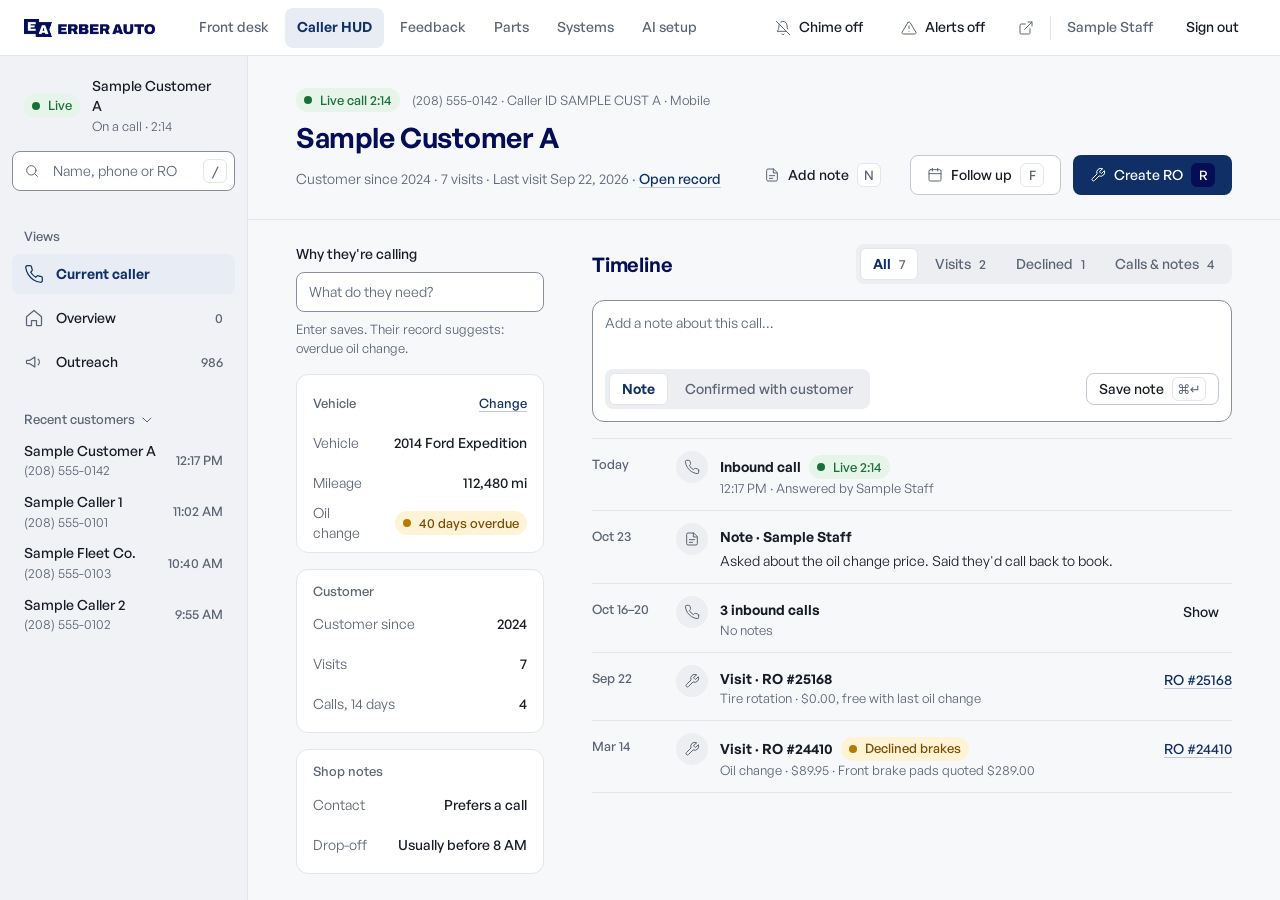
<file: caller-hud-v2/option-b.html>
<!doctype html>
<html lang="en">
<head>
<meta charset="utf-8">
<meta name="viewport" content="width=device-width, initial-scale=1">
<title>Caller HUD · option B · Erber Auto</title>
<link rel="stylesheet" href="../hud-design-system/tokens.css">
<link rel="stylesheet" href="../hud-design-system/components.css">
<style>
  /* Layout only, token values only. Option B: sidebar + call header across the work area + facts column | timeline centre. */
  .shell { height: 100vh; grid-template-columns: var(--sidebar-w) minmax(0, 1fr); grid-template-rows: var(--topbar-h) minmax(0, 1fr); }
  .sidebar { overflow: auto; }
  .work { display: grid; grid-template-rows: auto minmax(0, 1fr); min-width: 0; min-height: 0; }
  .callhead { display: flex; align-items: flex-end; justify-content: space-between; gap: var(--space-6); padding: var(--space-8) var(--space-12) var(--space-6); border-bottom: var(--border); }
  .who { display: flex; flex-direction: column; gap: var(--space-2); }
  .who-line { display: flex; align-items: center; gap: var(--space-3); }
  .cols { display: grid; grid-template-columns: var(--panel-w) minmax(0, 1fr); min-height: 0; }
  .facts { overflow: auto; display: flex; flex-direction: column; gap: var(--space-4); padding: var(--space-6) var(--space-6) var(--space-12) var(--space-12); }
  .feed { overflow: auto; display: flex; flex-direction: column; gap: var(--space-4); padding: var(--space-6) var(--space-12) var(--space-12) var(--space-6); }
  .feed-head { display: flex; align-items: center; justify-content: space-between; gap: var(--space-4); }
  .sidebar .search { margin: var(--space-2) 0; }
</style>
</head>
<body>
<svg width="0" height="0" style="position:absolute" aria-hidden="true">
  <defs>
    <symbol id="i-search" viewBox="0 0 24 24"><circle cx="11" cy="11" r="7"/><path d="m20 20-4-4"/></symbol>
    <symbol id="i-plus" viewBox="0 0 24 24"><path d="M12 5v14M5 12h14"/></symbol>
    <symbol id="i-check" viewBox="0 0 24 24"><path d="M20 6 9 17l-5-5"/></symbol>
    <symbol id="i-check-circle" viewBox="0 0 24 24"><circle cx="12" cy="12" r="9"/><path d="m8 12 3 3 5-6"/></symbol>
    <symbol id="i-phone" viewBox="0 0 24 24"><path d="M22 16.9v3a2 2 0 0 1-2.2 2 19.8 19.8 0 0 1-8.6-3.1 19.5 19.5 0 0 1-6-6A19.8 19.8 0 0 1 2.1 4.2 2 2 0 0 1 4.1 2h3a2 2 0 0 1 2 1.7c.1 1 .4 1.9.7 2.8a2 2 0 0 1-.5 2.1L8.1 9.9a16 16 0 0 0 6 6l1.3-1.3a2 2 0 0 1 2.1-.4c.9.3 1.8.6 2.8.7a2 2 0 0 1 1.7 2z"/></symbol>
    <symbol id="i-phone-missed" viewBox="0 0 24 24"><path d="M22 16.9v3a2 2 0 0 1-2.2 2 19.8 19.8 0 0 1-8.6-3.1 19.5 19.5 0 0 1-6-6A19.8 19.8 0 0 1 2.1 4.2 2 2 0 0 1 4.1 2h3a2 2 0 0 1 2 1.7c.1 1 .4 1.9.7 2.8a2 2 0 0 1-.5 2.1L8.1 9.9a16 16 0 0 0 6 6l1.3-1.3a2 2 0 0 1 2.1-.4c.9.3 1.8.6 2.8.7a2 2 0 0 1 1.7 2z"/><path d="m16 2 6 6M22 2l-6 6"/></symbol>
    <symbol id="i-home" viewBox="0 0 24 24"><path d="M3 10.5 12 3l9 7.5V20a1 1 0 0 1-1 1h-5v-6H9v6H4a1 1 0 0 1-1-1z"/></symbol>
    <symbol id="i-megaphone" viewBox="0 0 24 24"><path d="M3 11v2a1 1 0 0 0 1 1h3l6 4V6l-6 4H4a1 1 0 0 0-1 1zM17 8.5a5 5 0 0 1 0 7"/></symbol>
    <symbol id="i-users" viewBox="0 0 24 24"><path d="M16 21v-2a4 4 0 0 0-4-4H6a4 4 0 0 0-4 4v2"/><circle cx="9" cy="7" r="4"/><path d="M22 21v-2a4 4 0 0 0-3-3.9M16 3.1a4 4 0 0 1 0 7.8"/></symbol>
    <symbol id="i-wrench" viewBox="0 0 24 24"><path d="M14.7 6.3a1 1 0 0 0 0 1.4l1.6 1.6a1 1 0 0 0 1.4 0l3.8-3.8a6 6 0 0 1-7.9 7.9l-6.9 6.9a2.1 2.1 0 0 1-3-3l6.9-6.9a6 6 0 0 1 7.9-7.9z"/></symbol>
    <symbol id="i-sliders" viewBox="0 0 24 24"><path d="M4 21v-7M4 10V3M12 21v-9M12 8V3M20 21v-5M20 12V3M2 14h4M10 8h4M18 16h4"/></symbol>
    <symbol id="i-chevron-down" viewBox="0 0 24 24"><path d="m6 9 6 6 6-6"/></symbol>
    <symbol id="i-chevron-right" viewBox="0 0 24 24"><path d="m9 6 6 6-6 6"/></symbol>
    <symbol id="i-clock" viewBox="0 0 24 24"><circle cx="12" cy="12" r="9"/><path d="M12 7v5l3 2"/></symbol>
    <symbol id="i-car" viewBox="0 0 24 24"><path d="M3 13 5 8a2 2 0 0 1 1.9-1.4h10.2A2 2 0 0 1 19 8l2 5v4a1 1 0 0 1-1 1h-1M3 13v4a1 1 0 0 0 1 1h1M3 13h18M9 18h6"/><circle cx="7" cy="18" r="2"/><circle cx="17" cy="18" r="2"/></symbol>
    <symbol id="i-note" viewBox="0 0 24 24"><path d="M14 3H6a2 2 0 0 0-2 2v14a2 2 0 0 0 2 2h12a2 2 0 0 0 2-2V9zM14 3v6h6M8 13h8M8 17h5"/></symbol>
    <symbol id="i-calendar" viewBox="0 0 24 24"><rect x="3" y="4" width="18" height="17" rx="2"/><path d="M16 2v4M8 2v4M3 10h18"/></symbol>
    <symbol id="i-x" viewBox="0 0 24 24"><path d="M18 6 6 18M6 6l12 12"/></symbol>
    <symbol id="i-bell-off" viewBox="0 0 24 24"><path d="M8.7 3A6 6 0 0 1 18 8c0 2.4.4 4.2 1 5.6M17 17H3s3-2 3-9c0-.6.1-1.2.3-1.8M10.3 21a1.9 1.9 0 0 0 3.4 0M2 2l20 20"/></symbol>
    <symbol id="i-alert" viewBox="0 0 24 24"><path d="M10.3 3.9 1.8 18a2 2 0 0 0 1.7 3h17a2 2 0 0 0 1.7-3L13.7 3.9a2 2 0 0 0-3.4 0zM12 9v4M12 17h.01"/></symbol>
    <symbol id="i-popout" viewBox="0 0 24 24"><path d="M15 3h6v6M10 14 21 3M18 13v6a2 2 0 0 1-2 2H5a2 2 0 0 1-2-2V8a2 2 0 0 1 2-2h6"/></symbol>
    <symbol id="i-database" viewBox="0 0 24 24"><ellipse cx="12" cy="5" rx="8" ry="3"/><path d="M4 5v14c0 1.7 3.6 3 8 3s8-1.3 8-3V5M4 12c0 1.7 3.6 3 8 3s8-1.3 8-3"/></symbol>
    <symbol id="i-message" viewBox="0 0 24 24"><path d="M21 15a2 2 0 0 1-2 2H7l-4 4V5a2 2 0 0 1 2-2h14a2 2 0 0 1 2 2z"/></symbol>
    <symbol id="i-inbox" viewBox="0 0 24 24"><path d="M22 12h-6l-2 3h-4l-2-3H2"/><path d="M5.5 5.1 2 12v6a2 2 0 0 0 2 2h16a2 2 0 0 0 2-2v-6l-3.5-6.9A2 2 0 0 0 16.8 4H7.2a2 2 0 0 0-1.7 1.1z"/></symbol>
    <symbol id="i-arrow-up" viewBox="0 0 24 24"><path d="M12 19V5M5 12l7-7 7 7"/></symbol>
    <symbol id="i-history" viewBox="0 0 24 24"><path d="M3 12a9 9 0 1 0 3-6.7L3 8M3 3v5h5M12 7v5l4 2"/></symbol>
  </defs>
</svg>
<div class="shell">
  <header class="topbar">
    <a href="#" class="logo"><img src="../hud-design-system/assets/erber-logo-navy.png" alt="Erber Auto" width="131" height="18"></a>
    <nav class="topnav" aria-label="Apps">
      <a href="#">Front desk</a>
      <a href="#" aria-current="page">Caller HUD</a>
      <a href="#">Feedback</a>
      <a href="#">Parts</a>
      <a href="#">Systems</a>
      <a href="#">AI setup</a>
    </nav>
    <div class="topbar-tools">
      <button class="btn btn-ghost"><svg class="ico ico-sm" aria-hidden="true"><use href="#i-bell-off"/></svg>Chime off</button>
      <button class="btn btn-ghost"><svg class="ico ico-sm" aria-hidden="true"><use href="#i-alert"/></svg>Alerts off</button>
      <button class="btn btn-ghost btn-icon" aria-label="Pop out Caller HUD"><svg class="ico ico-sm" aria-hidden="true"><use href="#i-popout"/></svg></button>
      <span class="topbar-sep" aria-hidden="true"></span>
      <span class="topbar-user">Sample Staff</span>
      <button class="btn btn-ghost">Sign out</button>
    </div>
  </header>

  <aside class="sidebar" aria-label="Caller HUD">
    <a href="#" class="side-item side-item-2line">
      <span class="chip chip-live"><span class="dot" aria-hidden="true"></span>Live</span>
      <span>Sample Customer A<span class="side-sub">On a call · 2:14</span></span>
    </a>
    <div class="search" role="search">
      <svg class="ico ico-sm" aria-hidden="true"><use href="#i-search"/></svg>
      <input type="search" aria-label="Find a customer" placeholder="Name, phone or RO #">
      <span class="kbd" aria-hidden="true">/</span>
    </div>
    <p class="side-label">Views</p>
    <a href="#" class="side-item" aria-current="page"><svg class="ico" aria-hidden="true"><use href="#i-phone"/></svg>Current caller</a>
    <a href="#" class="side-item"><svg class="ico" aria-hidden="true"><use href="#i-home"/></svg>Overview<span class="side-count">0</span></a>
    <a href="#" class="side-item"><svg class="ico" aria-hidden="true"><use href="#i-megaphone"/></svg>Outreach<span class="side-count">986</span></a>
    <p class="side-label">Recent customers <svg class="ico ico-sm" aria-hidden="true"><use href="#i-chevron-down"/></svg></p>
    <a href="#" class="side-item side-item-2line"><span>Sample Customer A<span class="side-sub">(208) 555-0142</span></span><span class="side-count">12:17 PM</span></a>
    <a href="#" class="side-item side-item-2line"><span>Sample Caller 1<span class="side-sub">(208) 555-0101</span></span><span class="side-count">11:02 AM</span></a>
    <a href="#" class="side-item side-item-2line"><span>Sample Fleet Co.<span class="side-sub">(208) 555-0103</span></span><span class="side-count">10:40 AM</span></a>
    <a href="#" class="side-item side-item-2line"><span>Sample Caller 2<span class="side-sub">(208) 555-0102</span></span><span class="side-count">9:55 AM</span></a>
  </aside>

  <main class="work">
    <header class="callhead">
      <div class="who">
        <div class="who-line">
          <span class="chip chip-live" role="status"><span class="dot" aria-hidden="true"></span>Live call 2:14</span>
          <span class="meta">(208) 555-0142 · Caller ID SAMPLE CUST A · Mobile</span>
        </div>
        <h1 class="page-title">Sample Customer A</h1>
        <p class="lede">Customer since 2024 · 7 visits · Last visit Sep 22, 2026 · <a class="link" href="#">Open record</a></p>
      </div>
      <div class="btn-row">
        <button class="btn btn-ghost" aria-keyshortcuts="n"><svg class="ico ico-sm" aria-hidden="true"><use href="#i-note"/></svg>Add note <span class="kbd" aria-hidden="true">N</span></button>
        <button class="btn btn-secondary" aria-keyshortcuts="f"><svg class="ico ico-sm" aria-hidden="true"><use href="#i-calendar"/></svg>Follow up <span class="kbd" aria-hidden="true">F</span></button>
        <button class="btn btn-primary" aria-keyshortcuts="r"><svg class="ico ico-sm" aria-hidden="true"><use href="#i-wrench"/></svg>Create RO <span class="kbd" aria-hidden="true">R</span></button>
      </div>
    </header>

    <div class="cols">
      <section class="facts" aria-label="Caller facts">
        <div class="field">
          <label for="why">Why they're calling</label>
          <input class="input" id="why" placeholder="What do they need?">
          <p class="help">Enter saves. Their record suggests: overdue oil change.</p>
        </div>
        <section class="panel-group" aria-label="Vehicle">
          <p class="panel-label">Vehicle <a class="link" href="#">Change</a></p>
          <dl>
            <div class="kv"><dt>Vehicle</dt><dd>2014 Ford Expedition</dd></div>
            <div class="kv"><dt>Mileage</dt><dd>112,480 mi</dd></div>
            <div class="kv"><dt>Oil change</dt><dd><span class="chip chip-warning"><span class="dot" aria-hidden="true"></span>40 days overdue</span></dd></div>
          </dl>
        </section>
        <section class="panel-group" aria-label="Customer">
          <p class="panel-label">Customer</p>
          <dl>
            <div class="kv"><dt>Customer since</dt><dd>2024</dd></div>
            <div class="kv"><dt>Visits</dt><dd>7</dd></div>
            <div class="kv"><dt>Calls, 14 days</dt><dd>4</dd></div>
          </dl>
        </section>
        <section class="panel-group" aria-label="Shop notes">
          <p class="panel-label">Shop notes</p>
          <dl>
            <div class="kv"><dt>Contact</dt><dd>Prefers a call</dd></div>
            <div class="kv"><dt>Drop-off</dt><dd>Usually before 8 AM</dd></div>
          </dl>
        </section>
      </section>

      <section class="feed" aria-labelledby="tl-h">
        <div class="feed-head">
          <h2 class="section-title" id="tl-h">Timeline</h2>
          <div class="seg" role="tablist" aria-label="Timeline filter">
            <button role="tab" aria-selected="true">All <span class="count">7</span></button>
            <button role="tab" aria-selected="false" tabindex="-1">Visits <span class="count">2</span></button>
            <button role="tab" aria-selected="false" tabindex="-1">Declined <span class="count">1</span></button>
            <button role="tab" aria-selected="false" tabindex="-1">Calls &amp; notes <span class="count">4</span></button>
          </div>
        </div>
        <div class="composer">
          <label class="sr" for="note">Add a note</label>
          <textarea id="note" rows="2" placeholder="Add a note about this call…"></textarea>
          <div class="composer-bar">
            <div class="seg" role="radiogroup" aria-label="Note type">
              <button role="radio" aria-checked="true">Note</button>
              <button role="radio" aria-checked="false" tabindex="-1">Confirmed with customer</button>
            </div>
            <button class="btn btn-secondary btn-sm" aria-keyshortcuts="Meta+Enter">Save note <span class="kbd" aria-hidden="true">⌘↵</span></button>
          </div>
        </div>
        <ol class="timeline" aria-label="Newest first">
          <li class="tl-row"><time class="tl-date">Today</time><span class="tl-icon"><svg class="ico ico-sm" aria-hidden="true"><use href="#i-phone"/></svg></span><div><p class="tl-title">Inbound call <span class="chip chip-live"><span class="dot" aria-hidden="true"></span>Live 2:14</span></p><p class="tl-meta">12:17 PM · Answered by Sample Staff</p></div><span></span></li>
          <li class="tl-row"><time class="tl-date">Oct 23</time><span class="tl-icon"><svg class="ico ico-sm" aria-hidden="true"><use href="#i-note"/></svg></span><div><p class="tl-title">Note · Sample Staff</p><p class="tl-body">Asked about the oil change price. Said they'd call back to book.</p></div><span></span></li>
          <li class="tl-row"><time class="tl-date">Oct 16–20</time><span class="tl-icon"><svg class="ico ico-sm" aria-hidden="true"><use href="#i-phone"/></svg></span><div><p class="tl-title">3 inbound calls</p><p class="tl-meta">No notes</p></div><button class="btn btn-ghost btn-sm" aria-expanded="false" aria-label="Show 3 inbound calls">Show</button></li>
          <li class="tl-row"><time class="tl-date">Sep 22</time><span class="tl-icon"><svg class="ico ico-sm" aria-hidden="true"><use href="#i-wrench"/></svg></span><div><p class="tl-title">Visit · RO #25168</p><p class="tl-meta">Tire rotation · $0.00, free with last oil change</p></div><a class="link" href="#">RO #25168</a></li>
          <li class="tl-row"><time class="tl-date">Mar 14</time><span class="tl-icon"><svg class="ico ico-sm" aria-hidden="true"><use href="#i-wrench"/></svg></span><div><p class="tl-title">Visit · RO #24410 <span class="chip chip-warning"><span class="dot" aria-hidden="true"></span>Declined brakes</span></p><p class="tl-meta">Oil change · $89.95 · Front brake pads quoted $289.00</p></div><a class="link" href="#">RO #24410</a></li>
        </ol>
      </section>
    </div>
  </main>
</div>
</body>
</html>
</file>
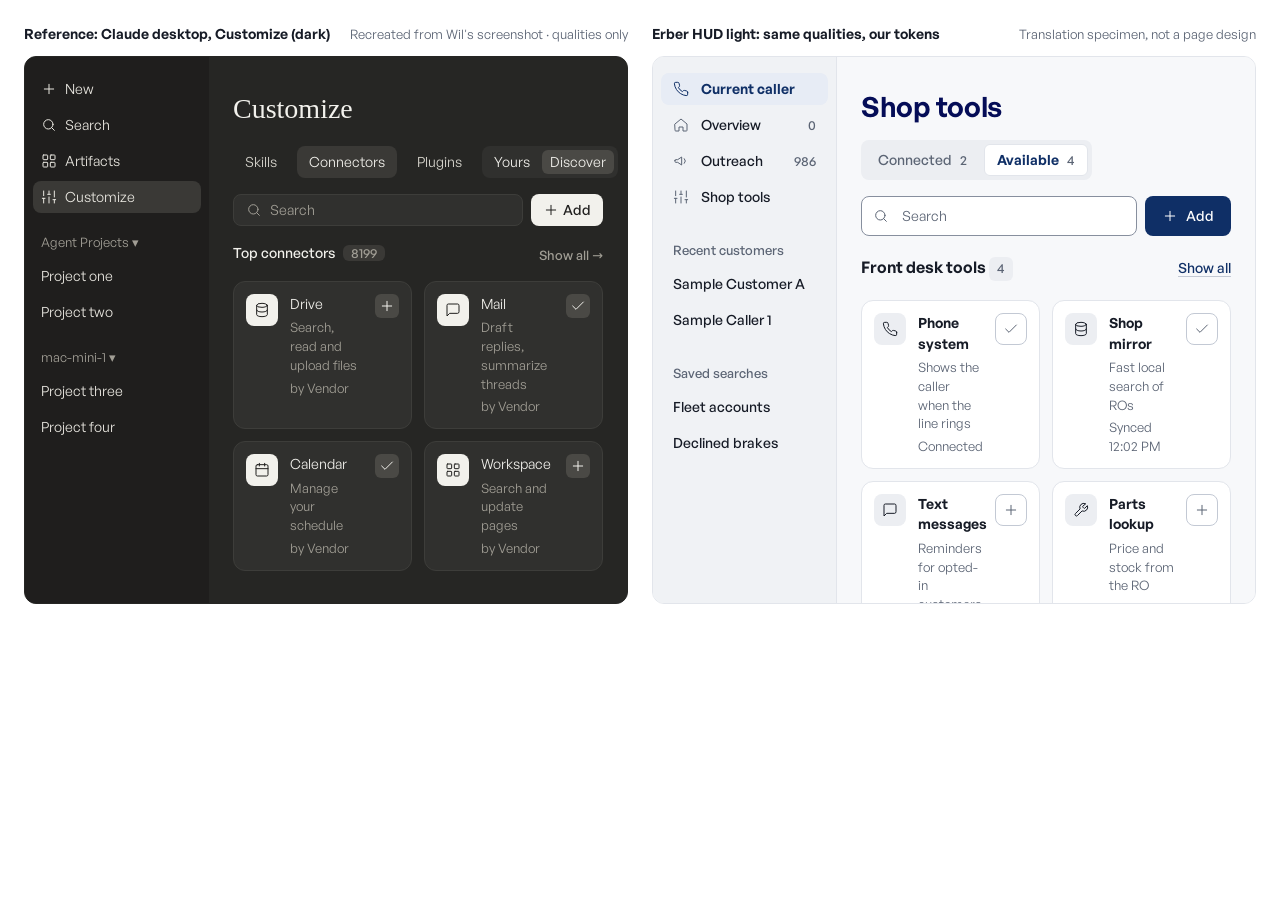
<file: hud-design-system/compare.html>
<!doctype html>
<html lang="en">
<head>
<meta charset="utf-8">
<title>Claude reference vs Erber HUD light</title>
<link rel="stylesheet" href="tokens.css">
<link rel="stylesheet" href="components.css">
<style>
  /* Comparison sheet only. The left pane is a recreation of the Claude desktop Customize screen
     (Wil's reference screenshot), drawn with approximate dark colours that are NOT part of the system. */
  body { background: var(--color-surface); }
  .sheet { display: grid; grid-template-columns: 1fr 1fr; gap: var(--space-6); padding: var(--space-6); }
  .cap { display: flex; justify-content: space-between; align-items: baseline; padding-bottom: var(--space-3); }
  .cap p:first-child { font-weight: var(--weight-semibold); }
  .pane { height: 548px; overflow: hidden; border: var(--border); border-radius: var(--radius-lg); display: grid; grid-template-columns: 184px minmax(0, 1fr); }

  .ref { background: #262624; color: #F2F1EC; border-color: #262624; }
  .ref-side { background: #1F1E1D; padding: var(--space-4) var(--space-2); display: flex; flex-direction: column; gap: var(--space-1); }
  .ref-item { height: var(--space-8); display: flex; align-items: center; gap: var(--space-2); padding: 0 var(--space-2); border-radius: var(--radius-md); color: #E9E7E0; }
  .ref-item.on { background: #3A3936; }
  .ref-label { font-size: var(--text-xs); color: #A19E95; padding: var(--space-4) var(--space-2) var(--space-1); }
  .ref-main { padding: var(--space-8) var(--space-6); display: flex; flex-direction: column; gap: var(--space-4); }
  .ref-title { font-family: Georgia, "Times New Roman", serif; font-size: var(--text-xl); font-weight: var(--weight-regular); }
  .ref-bar { display: flex; align-items: center; gap: var(--space-2); }
  .ref-tab { height: var(--space-8); padding: 0 var(--space-3); display: inline-flex; align-items: center; border-radius: var(--radius-md); color: #D8D6CE; }
  .ref-tab.on { background: #3A3936; color: #F2F1EC; }
  .ref-seg { display: inline-flex; gap: var(--space-1); padding: var(--space-1); background: #30302E; border-radius: var(--radius-md); }
  .ref-seg span { height: var(--space-6); padding: 0 var(--space-2); display: inline-flex; align-items: center; border-radius: var(--radius-sm); }
  .ref-seg .on { background: #4A4945; }
  .ref-search { flex: 1; height: var(--space-8); border: 1px solid #3D3D3A; border-radius: var(--radius-md); background: #30302E; display: flex; align-items: center; gap: var(--space-2); padding: 0 var(--space-3); color: #A19E95; }
  .ref-btn { height: var(--space-8); padding: 0 var(--space-3); display: inline-flex; align-items: center; gap: var(--space-1); border-radius: var(--radius-md); background: #F2F1EC; color: #1F1E1D; font-weight: var(--weight-medium); }
  .ref-head { display: flex; justify-content: space-between; align-items: center; font-weight: var(--weight-medium); }
  .ref-count { font-size: var(--text-xs); background: #3A3936; color: #A19E95; padding: 0 var(--space-2); border-radius: var(--radius-sm); margin-left: var(--space-2); }
  .ref-grid { display: grid; grid-template-columns: 1fr 1fr; gap: var(--space-3); }
  .ref-card { display: grid; grid-template-columns: var(--space-8) minmax(0, 1fr) auto; gap: var(--space-3); padding: var(--space-3); background: #30302E; border: 1px solid #3D3D3A; border-radius: var(--radius-lg); }
  .ref-tile { width: var(--space-8); height: var(--space-8); border-radius: var(--radius-md); background: #F2F1EC; color: #1F1E1D; display: grid; place-items: center; }
  .ref-sub { color: #A19E95; font-size: var(--text-xs); margin-top: var(--space-1); }
  .ref-act { width: var(--space-6); height: var(--space-6); border-radius: var(--radius-sm); background: #4A4945; display: grid; place-items: center; }

  .ours .sidebar { padding: var(--space-4) var(--space-2); }
  .ours .side-item { height: var(--space-8); }
  .ours-main { background: var(--color-canvas); padding: var(--space-8) var(--space-6); display: flex; flex-direction: column; gap: var(--space-4); min-width: 0; }
  .ours-bar { display: flex; align-items: center; gap: var(--space-2); }
  .ours-bar .search { flex: 1; }
  .ours-head { display: flex; justify-content: space-between; align-items: center; }
  .ours .card { padding: var(--space-3); grid-template-columns: var(--space-8) minmax(0, 1fr) auto; }
  .ours .tile { width: var(--space-8); height: var(--space-8); }
  .ours .card-sub { font-size: var(--text-xs); }
</style>
</head>
<body>
<svg width="0" height="0" style="position:absolute" aria-hidden="true"><defs>
  <symbol id="i-search" viewBox="0 0 24 24"><circle cx="11" cy="11" r="7"/><path d="m20 20-4-4"/></symbol>
  <symbol id="i-plus" viewBox="0 0 24 24"><path d="M12 5v14M5 12h14"/></symbol>
  <symbol id="i-check" viewBox="0 0 24 24"><path d="M20 6 9 17l-5-5"/></symbol>
  <symbol id="i-phone" viewBox="0 0 24 24"><path d="M22 16.9v3a2 2 0 0 1-2.2 2 19.8 19.8 0 0 1-8.6-3.1 19.5 19.5 0 0 1-6-6A19.8 19.8 0 0 1 2.1 4.2 2 2 0 0 1 4.1 2h3a2 2 0 0 1 2 1.7c.1 1 .4 1.9.7 2.8a2 2 0 0 1-.5 2.1L8.1 9.9a16 16 0 0 0 6 6l1.3-1.3a2 2 0 0 1 2.1-.4c.9.3 1.8.6 2.8.7a2 2 0 0 1 1.7 2z"/></symbol>
  <symbol id="i-home" viewBox="0 0 24 24"><path d="M3 10.5 12 3l9 7.5V20a1 1 0 0 1-1 1h-5v-6H9v6H4a1 1 0 0 1-1-1z"/></symbol>
  <symbol id="i-megaphone" viewBox="0 0 24 24"><path d="M3 11v2a1 1 0 0 0 1 1h3l6 4V6l-6 4H4a1 1 0 0 0-1 1zM17 8.5a5 5 0 0 1 0 7"/></symbol>
  <symbol id="i-wrench" viewBox="0 0 24 24"><path d="M14.7 6.3a1 1 0 0 0 0 1.4l1.6 1.6a1 1 0 0 0 1.4 0l3.8-3.8a6 6 0 0 1-7.9 7.9l-6.9 6.9a2.1 2.1 0 0 1-3-3l6.9-6.9a6 6 0 0 1 7.9-7.9z"/></symbol>
  <symbol id="i-database" viewBox="0 0 24 24"><ellipse cx="12" cy="5" rx="8" ry="3"/><path d="M4 5v14c0 1.7 3.6 3 8 3s8-1.3 8-3V5M4 12c0 1.7 3.6 3 8 3s8-1.3 8-3"/></symbol>
  <symbol id="i-message" viewBox="0 0 24 24"><path d="M21 15a2 2 0 0 1-2 2H7l-4 4V5a2 2 0 0 1 2-2h14a2 2 0 0 1 2 2z"/></symbol>
  <symbol id="i-calendar" viewBox="0 0 24 24"><rect x="3" y="4" width="18" height="17" rx="2"/><path d="M16 2v4M8 2v4M3 10h18"/></symbol>
  <symbol id="i-sliders" viewBox="0 0 24 24"><path d="M4 21v-7M4 10V3M12 21v-9M12 8V3M20 21v-5M20 12V3M2 14h4M10 8h4M18 16h4"/></symbol>
  <symbol id="i-grid" viewBox="0 0 24 24"><rect x="3" y="3" width="7" height="7" rx="1"/><rect x="14" y="3" width="7" height="7" rx="1"/><rect x="3" y="14" width="7" height="7" rx="1"/><rect x="14" y="14" width="7" height="7" rx="1"/></symbol>
</defs></svg>

<div class="sheet">
  <figure>
    <figcaption class="cap"><p>Reference: Claude desktop, Customize (dark)</p><p class="meta">Recreated from Wil's screenshot · qualities only</p></figcaption>
    <div class="pane ref">
      <nav class="ref-side">
        <span class="ref-item"><svg class="ico ico-sm"><use href="#i-plus"/></svg>New</span>
        <span class="ref-item"><svg class="ico ico-sm"><use href="#i-search"/></svg>Search</span>
        <span class="ref-item"><svg class="ico ico-sm"><use href="#i-grid"/></svg>Artifacts</span>
        <span class="ref-item on"><svg class="ico ico-sm"><use href="#i-sliders"/></svg>Customize</span>
        <span class="ref-label">Agent Projects ▾</span>
        <span class="ref-item">Project one</span>
        <span class="ref-item">Project two</span>
        <span class="ref-label">mac-mini-1 ▾</span>
        <span class="ref-item">Project three</span>
        <span class="ref-item">Project four</span>
      </nav>
      <div class="ref-main">
        <p class="ref-title">Customize</p>
        <div class="ref-bar">
          <span class="ref-tab">Skills</span><span class="ref-tab on">Connectors</span><span class="ref-tab">Plugins</span>
          <span class="ref-seg"><span>Yours</span><span class="on">Discover</span></span>
        </div>
        <div class="ref-bar"><span class="ref-search"><svg class="ico ico-sm"><use href="#i-search"/></svg>Search</span><span class="ref-btn"><svg class="ico ico-sm"><use href="#i-plus"/></svg>Add</span></div>
        <p class="ref-head"><span>Top connectors<span class="ref-count">8199</span></span><span class="ref-sub">Show all →</span></p>
        <div class="ref-grid">
          <div class="ref-card"><span class="ref-tile"><svg class="ico ico-sm"><use href="#i-database"/></svg></span><div><p>Drive</p><p class="ref-sub">Search, read and upload files</p><p class="ref-sub">by Vendor</p></div><span class="ref-act"><svg class="ico ico-sm"><use href="#i-plus"/></svg></span></div>
          <div class="ref-card"><span class="ref-tile"><svg class="ico ico-sm"><use href="#i-message"/></svg></span><div><p>Mail</p><p class="ref-sub">Draft replies, summarize threads</p><p class="ref-sub">by Vendor</p></div><span class="ref-act"><svg class="ico ico-sm"><use href="#i-check"/></svg></span></div>
          <div class="ref-card"><span class="ref-tile"><svg class="ico ico-sm"><use href="#i-calendar"/></svg></span><div><p>Calendar</p><p class="ref-sub">Manage your schedule</p><p class="ref-sub">by Vendor</p></div><span class="ref-act"><svg class="ico ico-sm"><use href="#i-check"/></svg></span></div>
          <div class="ref-card"><span class="ref-tile"><svg class="ico ico-sm"><use href="#i-grid"/></svg></span><div><p>Workspace</p><p class="ref-sub">Search and update pages</p><p class="ref-sub">by Vendor</p></div><span class="ref-act"><svg class="ico ico-sm"><use href="#i-plus"/></svg></span></div>
        </div>
      </div>
    </div>
  </figure>

  <figure>
    <figcaption class="cap"><p>Erber HUD light: same qualities, our tokens</p><p class="meta">Translation specimen, not a page design</p></figcaption>
    <div class="pane ours">
      <nav class="sidebar" aria-label="Sidebar">
        <a href="#" class="side-item" aria-current="page"><svg class="ico ico-sm" aria-hidden="true"><use href="#i-phone"/></svg>Current caller</a>
        <a href="#" class="side-item"><svg class="ico ico-sm" aria-hidden="true"><use href="#i-home"/></svg>Overview<span class="side-count">0</span></a>
        <a href="#" class="side-item"><svg class="ico ico-sm" aria-hidden="true"><use href="#i-megaphone"/></svg>Outreach<span class="side-count">986</span></a>
        <a href="#" class="side-item"><svg class="ico ico-sm" aria-hidden="true"><use href="#i-sliders"/></svg>Shop tools</a>
        <p class="side-label">Recent customers</p>
        <a href="#" class="side-item">Sample Customer A</a>
        <a href="#" class="side-item">Sample Caller 1</a>
        <p class="side-label">Saved searches</p>
        <a href="#" class="side-item">Fleet accounts</a>
        <a href="#" class="side-item">Declined brakes</a>
      </nav>
      <div class="ours-main">
        <h1 class="page-title">Shop tools</h1>
        <div class="seg" role="tablist" aria-label="Tools">
          <button role="tab" aria-selected="false" tabindex="-1">Connected <span class="count">2</span></button>
          <button role="tab" aria-selected="true">Available <span class="count">4</span></button>
        </div>
        <div class="ours-bar">
          <div class="search" role="search"><svg class="ico ico-sm" aria-hidden="true"><use href="#i-search"/></svg><input type="search" aria-label="Search tools" placeholder="Search"></div>
          <button class="btn btn-primary"><svg class="ico ico-sm" aria-hidden="true"><use href="#i-plus"/></svg>Add</button>
        </div>
        <div class="ours-head"><p class="group-title">Front desk tools <span class="chip chip-count">4</span></p><a class="link" href="#">Show all</a></div>
        <div class="card-grid">
          <article class="card"><span class="tile"><svg class="ico ico-sm" aria-hidden="true"><use href="#i-phone"/></svg></span><div><p class="card-title">Phone system</p><p class="card-sub">Shows the caller when the line rings</p><p class="card-meta">Connected</p></div><button class="btn btn-secondary btn-sm btn-icon" aria-label="Connected"><svg class="ico ico-sm" aria-hidden="true"><use href="#i-check"/></svg></button></article>
          <article class="card"><span class="tile"><svg class="ico ico-sm" aria-hidden="true"><use href="#i-database"/></svg></span><div><p class="card-title">Shop mirror</p><p class="card-sub">Fast local search of ROs</p><p class="card-meta">Synced 12:02 PM</p></div><button class="btn btn-secondary btn-sm btn-icon" aria-label="Connected"><svg class="ico ico-sm" aria-hidden="true"><use href="#i-check"/></svg></button></article>
          <article class="card"><span class="tile"><svg class="ico ico-sm" aria-hidden="true"><use href="#i-message"/></svg></span><div><p class="card-title">Text messages</p><p class="card-sub">Reminders for opted-in customers</p><p class="card-meta">Not set up</p></div><button class="btn btn-secondary btn-sm btn-icon" aria-label="Set up"><svg class="ico ico-sm" aria-hidden="true"><use href="#i-plus"/></svg></button></article>
          <article class="card"><span class="tile"><svg class="ico ico-sm" aria-hidden="true"><use href="#i-wrench"/></svg></span><div><p class="card-title">Parts lookup</p><p class="card-sub">Price and stock from the RO</p><p class="card-meta">Not set up</p></div><button class="btn btn-secondary btn-sm btn-icon" aria-label="Set up"><svg class="ico ico-sm" aria-hidden="true"><use href="#i-plus"/></svg></button></article>
        </div>
      </div>
    </div>
  </figure>
</div>
</body>
</html>
</file>
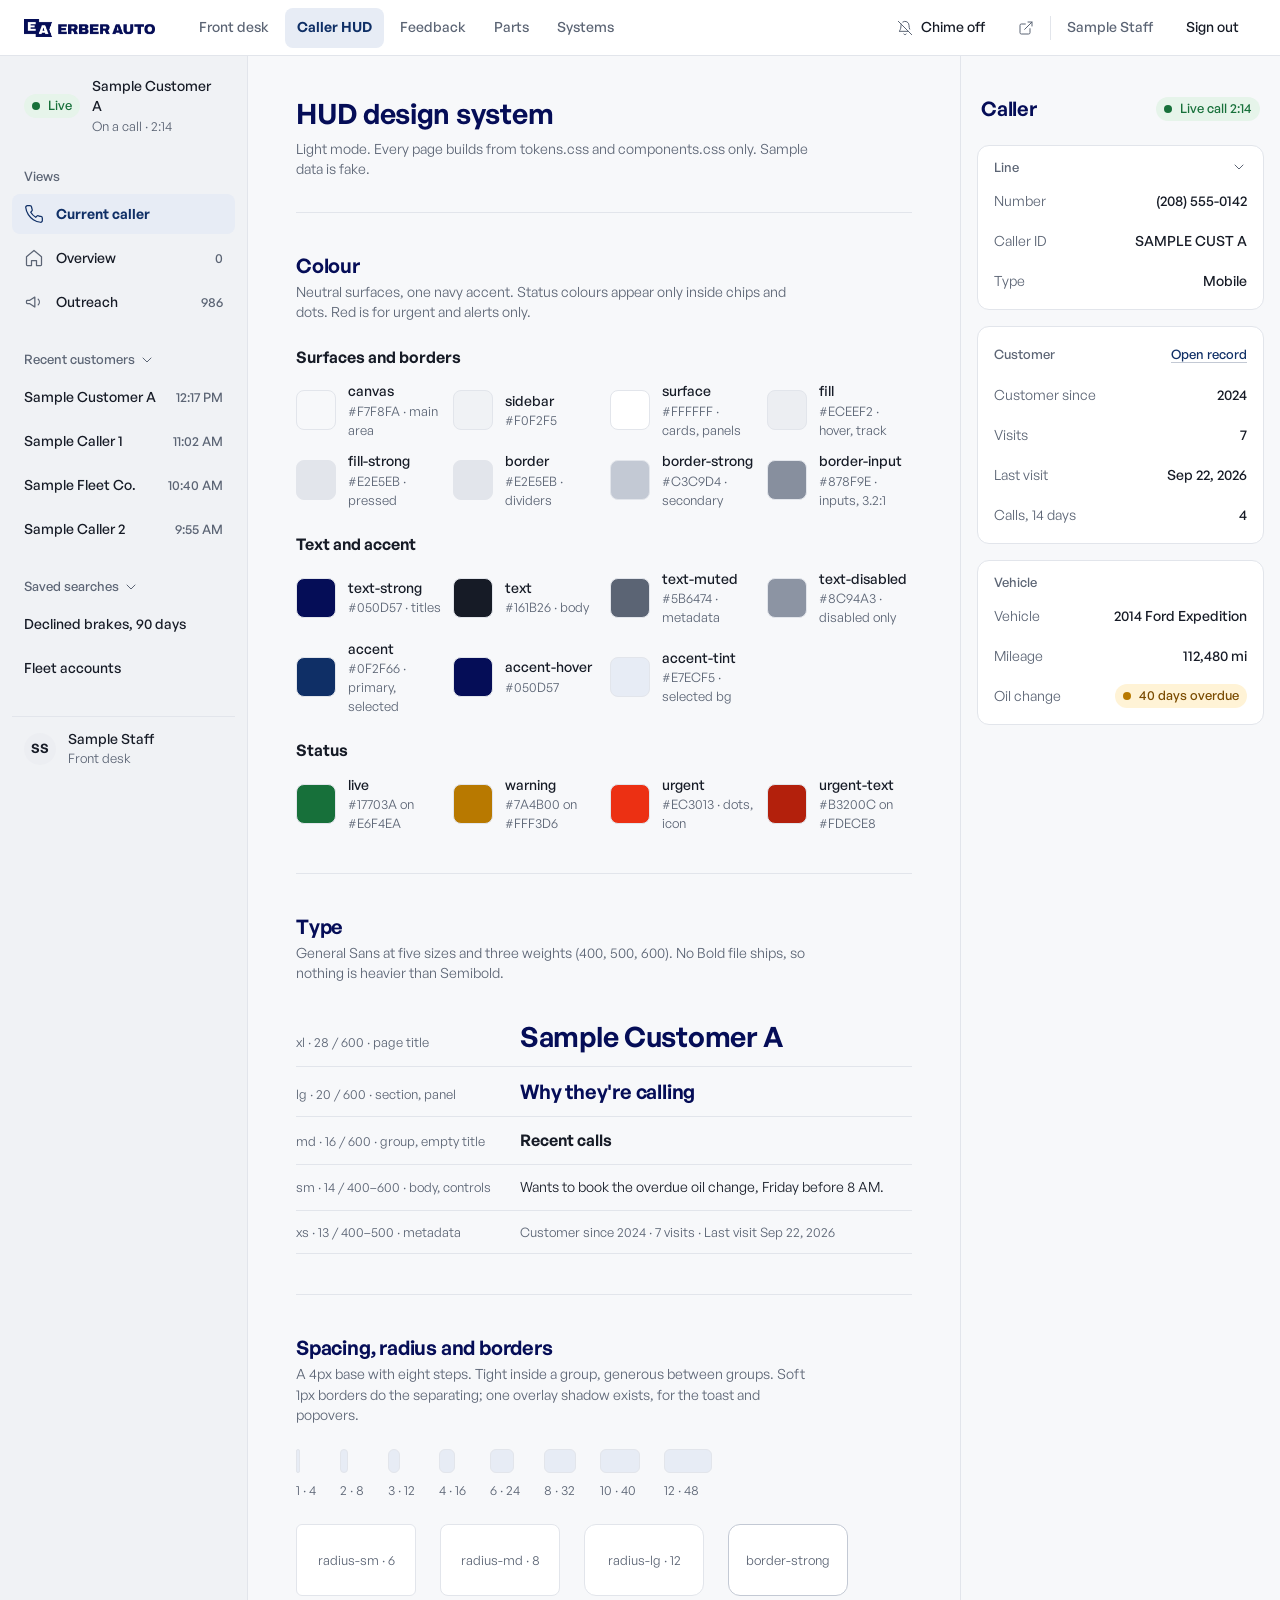
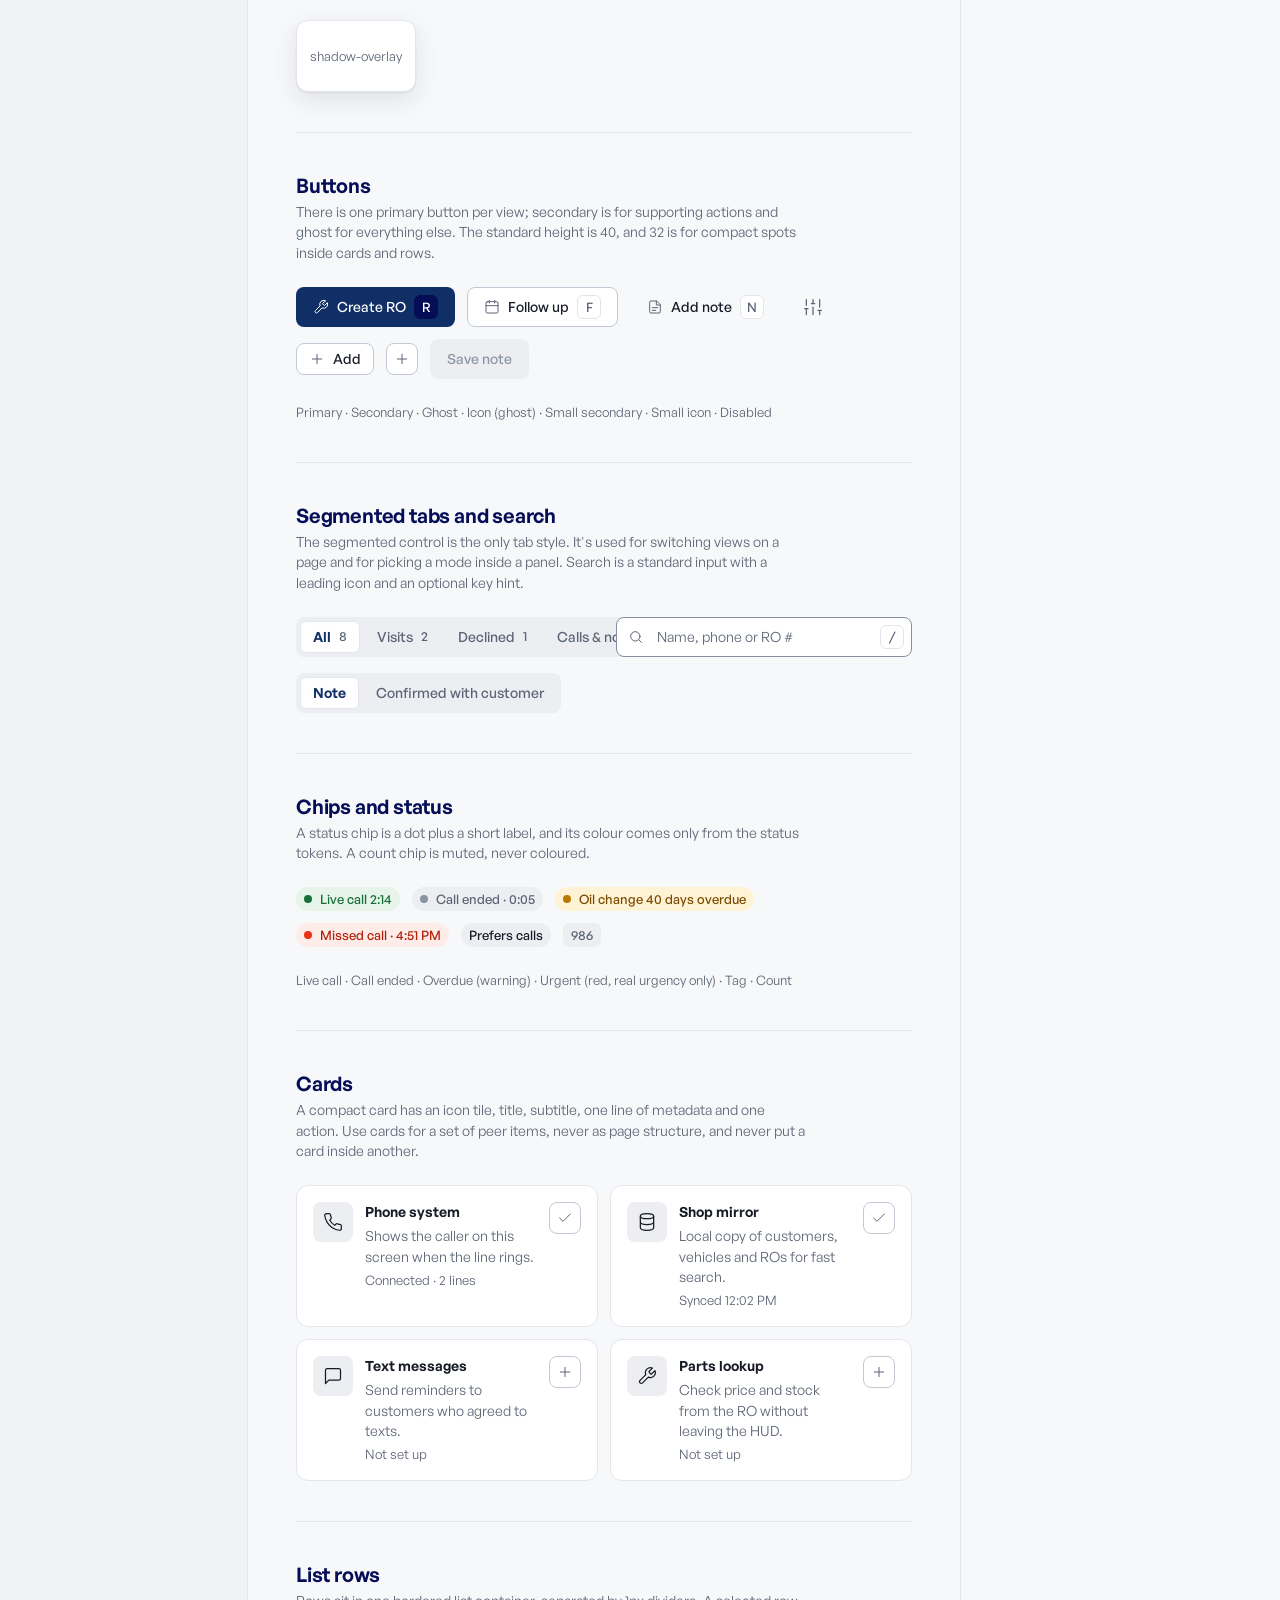
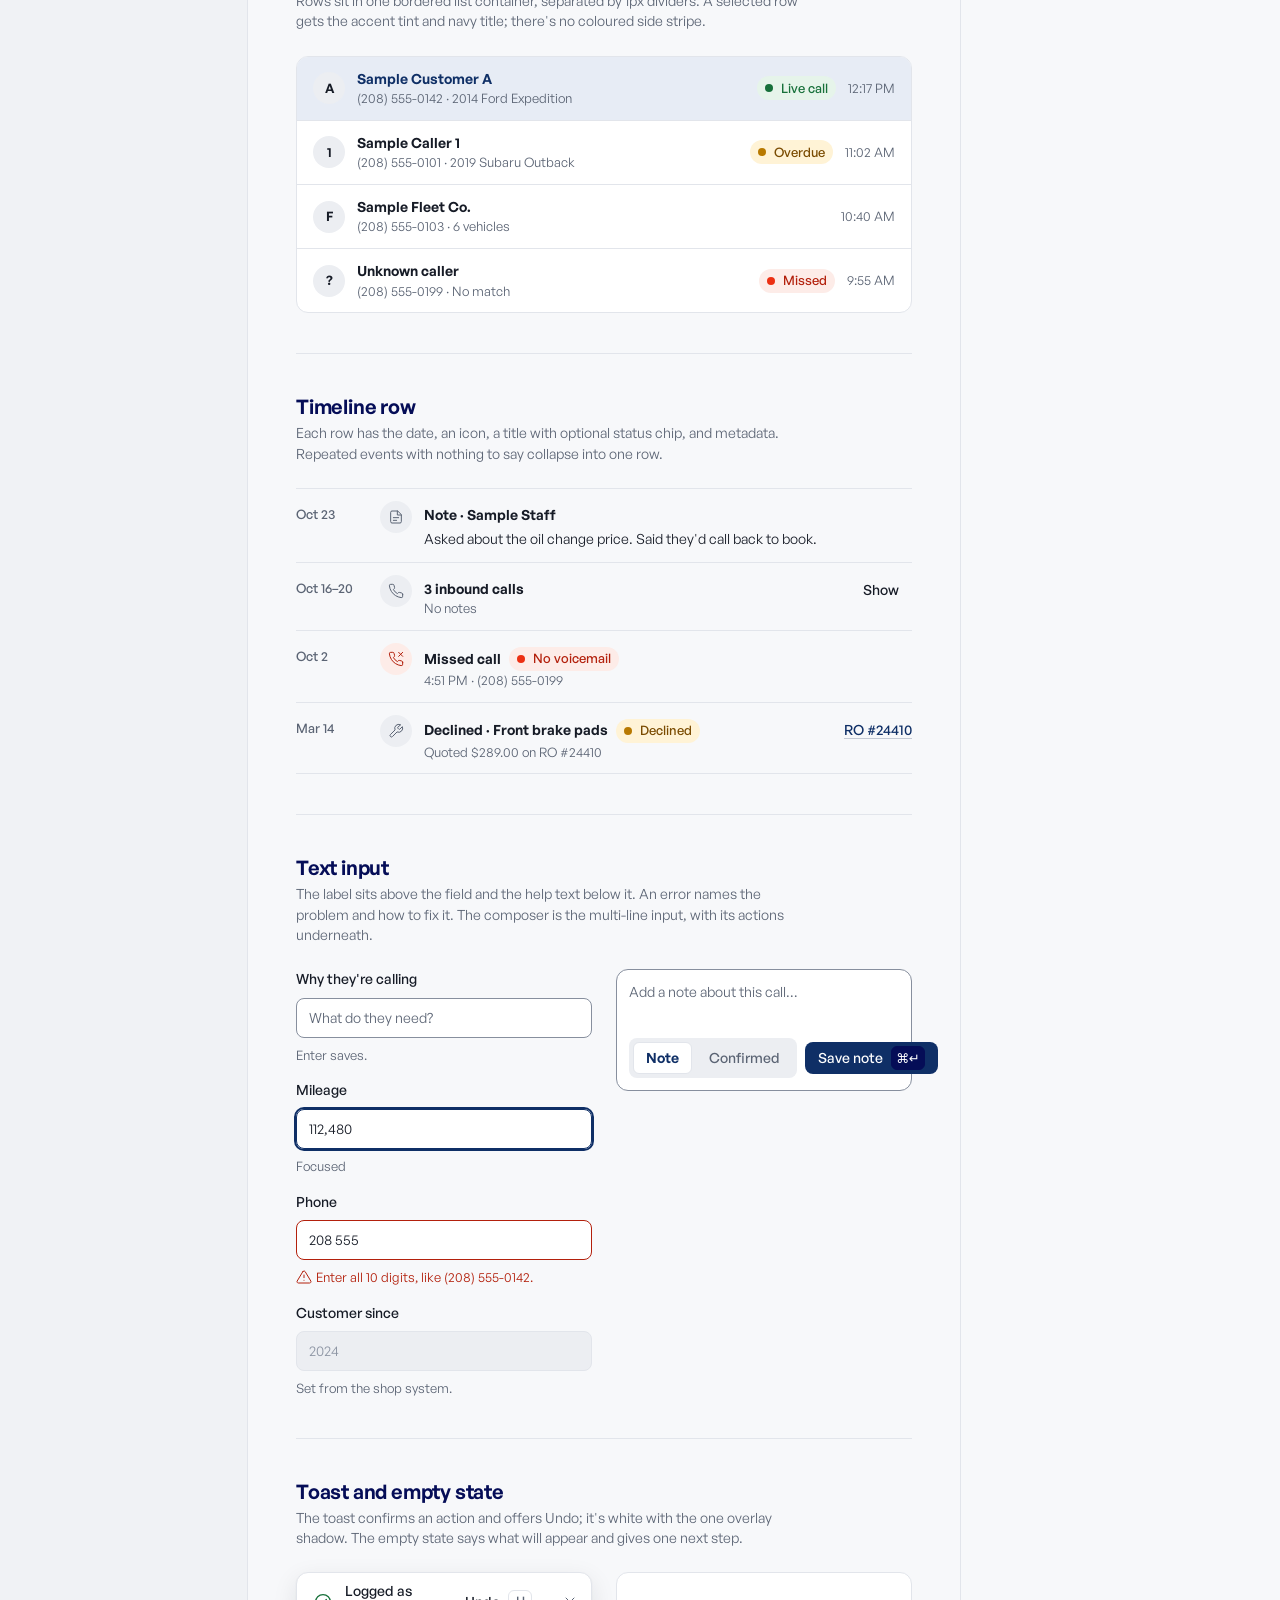
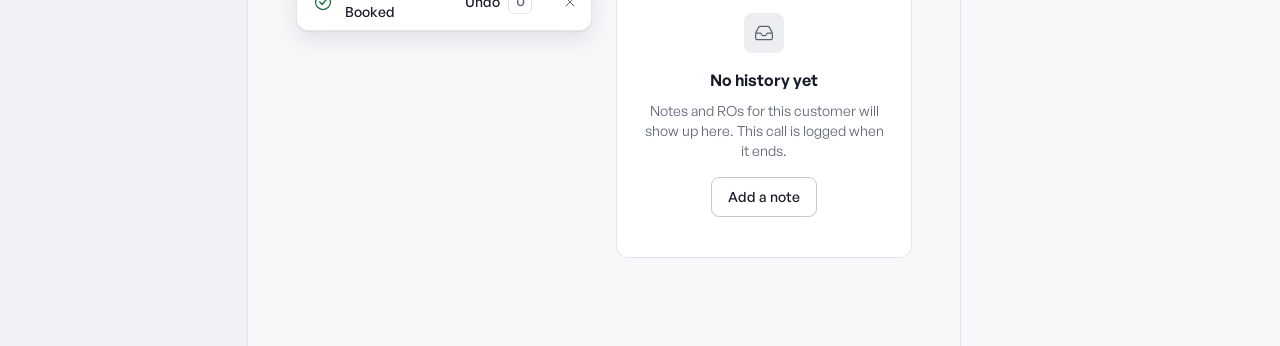
<file: hud-design-system/reference.html>
<!doctype html>
<html lang="en">
<head>
<meta charset="utf-8">
<meta name="viewport" content="width=device-width, initial-scale=1">
<title>Erber HUD design system · reference</title>
<link rel="preload" href="fonts/GeneralSans-Regular.otf" as="font" type="font/otf" crossorigin>
<link rel="preload" href="fonts/GeneralSans-Medium.otf" as="font" type="font/otf" crossorigin>
<link rel="preload" href="fonts/GeneralSans-Semibold.otf" as="font" type="font/otf" crossorigin>
<link rel="stylesheet" href="tokens.css">
<link rel="stylesheet" href="components.css">
<style>
  /* Reference-page layout only (.spec-*). These are not components; pages must not use them. */
  .spec-head { display: flex; flex-direction: column; gap: var(--space-2); padding-bottom: var(--space-8); }
  .spec { padding: var(--space-10) 0; border-top: var(--border); display: flex; flex-direction: column; gap: var(--space-6); }
  .spec > header { display: flex; flex-direction: column; gap: var(--space-1); }
  .spec-group { display: flex; flex-direction: column; gap: var(--space-3); }
  .spec-swatches { display: grid; grid-template-columns: repeat(4, minmax(0, 1fr)); gap: var(--space-3); }
  .spec-swatch { display: grid; grid-template-columns: var(--tile) minmax(0, 1fr); gap: var(--space-3); align-items: center; }
  .spec-chip { width: var(--tile); height: var(--tile); border-radius: var(--radius-md); border: var(--border); }
  .spec-name { font-weight: var(--weight-medium); }
  .spec-type { display: grid; grid-template-columns: 200px minmax(0, 1fr); align-items: baseline; gap: var(--space-6); padding: var(--space-3) 0; border-bottom: var(--border); }
  .spec-scale { display: flex; align-items: flex-end; gap: var(--space-6); }
  .spec-bar { display: flex; flex-direction: column; gap: var(--space-2); align-items: flex-start; }
  .spec-bar span { display: block; height: var(--space-6); background: var(--color-accent-tint); border: var(--border); border-radius: var(--radius-sm); }
  .spec-radii { display: flex; gap: var(--space-6); flex-wrap: wrap; }
  .spec-box { width: 120px; height: 72px; display: grid; place-items: center; background: var(--color-surface); border: var(--border); font-size: var(--text-xs); color: var(--color-text-muted); }
  .spec-cols { display: grid; grid-template-columns: repeat(2, minmax(0, 1fr)); gap: var(--space-6); align-items: start; }
  .spec-stack { display: flex; flex-direction: column; gap: var(--space-4); }
  .spec-frame { background: var(--color-surface); border: var(--border); border-radius: var(--radius-lg); }
  .spec-pad { padding: var(--space-4); }
</style>
</head>
<body>
<svg width="0" height="0" style="position:absolute" aria-hidden="true">
  <defs>
    <symbol id="i-search" viewBox="0 0 24 24"><circle cx="11" cy="11" r="7"/><path d="m20 20-4-4"/></symbol>
    <symbol id="i-plus" viewBox="0 0 24 24"><path d="M12 5v14M5 12h14"/></symbol>
    <symbol id="i-check" viewBox="0 0 24 24"><path d="M20 6 9 17l-5-5"/></symbol>
    <symbol id="i-check-circle" viewBox="0 0 24 24"><circle cx="12" cy="12" r="9"/><path d="m8 12 3 3 5-6"/></symbol>
    <symbol id="i-phone" viewBox="0 0 24 24"><path d="M22 16.9v3a2 2 0 0 1-2.2 2 19.8 19.8 0 0 1-8.6-3.1 19.5 19.5 0 0 1-6-6A19.8 19.8 0 0 1 2.1 4.2 2 2 0 0 1 4.1 2h3a2 2 0 0 1 2 1.7c.1 1 .4 1.9.7 2.8a2 2 0 0 1-.5 2.1L8.1 9.9a16 16 0 0 0 6 6l1.3-1.3a2 2 0 0 1 2.1-.4c.9.3 1.8.6 2.8.7a2 2 0 0 1 1.7 2z"/></symbol>
    <symbol id="i-phone-missed" viewBox="0 0 24 24"><path d="M22 16.9v3a2 2 0 0 1-2.2 2 19.8 19.8 0 0 1-8.6-3.1 19.5 19.5 0 0 1-6-6A19.8 19.8 0 0 1 2.1 4.2 2 2 0 0 1 4.1 2h3a2 2 0 0 1 2 1.7c.1 1 .4 1.9.7 2.8a2 2 0 0 1-.5 2.1L8.1 9.9a16 16 0 0 0 6 6l1.3-1.3a2 2 0 0 1 2.1-.4c.9.3 1.8.6 2.8.7a2 2 0 0 1 1.7 2z"/><path d="m16 2 6 6M22 2l-6 6"/></symbol>
    <symbol id="i-home" viewBox="0 0 24 24"><path d="M3 10.5 12 3l9 7.5V20a1 1 0 0 1-1 1h-5v-6H9v6H4a1 1 0 0 1-1-1z"/></symbol>
    <symbol id="i-megaphone" viewBox="0 0 24 24"><path d="M3 11v2a1 1 0 0 0 1 1h3l6 4V6l-6 4H4a1 1 0 0 0-1 1zM17 8.5a5 5 0 0 1 0 7"/></symbol>
    <symbol id="i-users" viewBox="0 0 24 24"><path d="M16 21v-2a4 4 0 0 0-4-4H6a4 4 0 0 0-4 4v2"/><circle cx="9" cy="7" r="4"/><path d="M22 21v-2a4 4 0 0 0-3-3.9M16 3.1a4 4 0 0 1 0 7.8"/></symbol>
    <symbol id="i-wrench" viewBox="0 0 24 24"><path d="M14.7 6.3a1 1 0 0 0 0 1.4l1.6 1.6a1 1 0 0 0 1.4 0l3.8-3.8a6 6 0 0 1-7.9 7.9l-6.9 6.9a2.1 2.1 0 0 1-3-3l6.9-6.9a6 6 0 0 1 7.9-7.9z"/></symbol>
    <symbol id="i-sliders" viewBox="0 0 24 24"><path d="M4 21v-7M4 10V3M12 21v-9M12 8V3M20 21v-5M20 12V3M2 14h4M10 8h4M18 16h4"/></symbol>
    <symbol id="i-chevron-down" viewBox="0 0 24 24"><path d="m6 9 6 6 6-6"/></symbol>
    <symbol id="i-chevron-right" viewBox="0 0 24 24"><path d="m9 6 6 6-6 6"/></symbol>
    <symbol id="i-clock" viewBox="0 0 24 24"><circle cx="12" cy="12" r="9"/><path d="M12 7v5l3 2"/></symbol>
    <symbol id="i-car" viewBox="0 0 24 24"><path d="M3 13 5 8a2 2 0 0 1 1.9-1.4h10.2A2 2 0 0 1 19 8l2 5v4a1 1 0 0 1-1 1h-1M3 13v4a1 1 0 0 0 1 1h1M3 13h18M9 18h6"/><circle cx="7" cy="18" r="2"/><circle cx="17" cy="18" r="2"/></symbol>
    <symbol id="i-note" viewBox="0 0 24 24"><path d="M14 3H6a2 2 0 0 0-2 2v14a2 2 0 0 0 2 2h12a2 2 0 0 0 2-2V9zM14 3v6h6M8 13h8M8 17h5"/></symbol>
    <symbol id="i-calendar" viewBox="0 0 24 24"><rect x="3" y="4" width="18" height="17" rx="2"/><path d="M16 2v4M8 2v4M3 10h18"/></symbol>
    <symbol id="i-x" viewBox="0 0 24 24"><path d="M18 6 6 18M6 6l12 12"/></symbol>
    <symbol id="i-bell-off" viewBox="0 0 24 24"><path d="M8.7 3A6 6 0 0 1 18 8c0 2.4.4 4.2 1 5.6M17 17H3s3-2 3-9c0-.6.1-1.2.3-1.8M10.3 21a1.9 1.9 0 0 0 3.4 0M2 2l20 20"/></symbol>
    <symbol id="i-alert" viewBox="0 0 24 24"><path d="M10.3 3.9 1.8 18a2 2 0 0 0 1.7 3h17a2 2 0 0 0 1.7-3L13.7 3.9a2 2 0 0 0-3.4 0zM12 9v4M12 17h.01"/></symbol>
    <symbol id="i-popout" viewBox="0 0 24 24"><path d="M15 3h6v6M10 14 21 3M18 13v6a2 2 0 0 1-2 2H5a2 2 0 0 1-2-2V8a2 2 0 0 1 2-2h6"/></symbol>
    <symbol id="i-database" viewBox="0 0 24 24"><ellipse cx="12" cy="5" rx="8" ry="3"/><path d="M4 5v14c0 1.7 3.6 3 8 3s8-1.3 8-3V5M4 12c0 1.7 3.6 3 8 3s8-1.3 8-3"/></symbol>
    <symbol id="i-message" viewBox="0 0 24 24"><path d="M21 15a2 2 0 0 1-2 2H7l-4 4V5a2 2 0 0 1 2-2h14a2 2 0 0 1 2 2z"/></symbol>
    <symbol id="i-inbox" viewBox="0 0 24 24"><path d="M22 12h-6l-2 3h-4l-2-3H2"/><path d="M5.5 5.1 2 12v6a2 2 0 0 0 2 2h16a2 2 0 0 0 2-2v-6l-3.5-6.9A2 2 0 0 0 16.8 4H7.2a2 2 0 0 0-1.7 1.1z"/></symbol>
    <symbol id="i-arrow-up" viewBox="0 0 24 24"><path d="M12 19V5M5 12l7-7 7 7"/></symbol>
    <symbol id="i-history" viewBox="0 0 24 24"><path d="M3 12a9 9 0 1 0 3-6.7L3 8M3 3v5h5M12 7v5l4 2"/></symbol>
  </defs>
</svg>

<div class="shell">
  <header class="topbar">
    <a href="#" class="logo"><img src="assets/erber-logo-navy.png" alt="Erber Auto" width="131" height="18"></a>
    <nav class="topnav" aria-label="Apps">
      <a href="#">Front desk</a>
      <a href="#" aria-current="page">Caller HUD</a>
      <a href="#">Feedback</a>
      <a href="#">Parts</a>
      <a href="#">Systems</a>
    </nav>
    <div class="topbar-tools">
      <button class="btn btn-ghost"><svg class="ico ico-sm" aria-hidden="true"><use href="#i-bell-off"/></svg>Chime off</button>
      <button class="btn btn-ghost btn-icon" aria-label="Pop out"><svg class="ico ico-sm" aria-hidden="true"><use href="#i-popout"/></svg></button>
      <span class="topbar-sep" aria-hidden="true"></span>
      <span class="topbar-user">Sample Staff</span>
      <button class="btn btn-ghost">Sign out</button>
    </div>
  </header>

  <aside class="sidebar" aria-label="Sidebar">
    <a href="#" class="side-item side-item-2line">
      <span class="chip chip-live"><span class="dot" aria-hidden="true"></span>Live</span>
      <span>Sample Customer A<span class="side-sub">On a call · 2:14</span></span>
    </a>
    <p class="side-label">Views</p>
    <a href="#" class="side-item" aria-current="page"><svg class="ico" aria-hidden="true"><use href="#i-phone"/></svg>Current caller</a>
    <a href="#" class="side-item"><svg class="ico" aria-hidden="true"><use href="#i-home"/></svg>Overview<span class="side-count">0</span></a>
    <a href="#" class="side-item"><svg class="ico" aria-hidden="true"><use href="#i-megaphone"/></svg>Outreach<span class="side-count">986</span></a>
    <p class="side-label">Recent customers <svg class="ico ico-sm" aria-hidden="true"><use href="#i-chevron-down"/></svg></p>
    <a href="#" class="side-item">Sample Customer A<span class="side-count">12:17 PM</span></a>
    <a href="#" class="side-item">Sample Caller 1<span class="side-count">11:02 AM</span></a>
    <a href="#" class="side-item">Sample Fleet Co.<span class="side-count">10:40 AM</span></a>
    <a href="#" class="side-item">Sample Caller 2<span class="side-count">9:55 AM</span></a>
    <p class="side-label">Saved searches <svg class="ico ico-sm" aria-hidden="true"><use href="#i-chevron-down"/></svg></p>
    <a href="#" class="side-item">Declined brakes, 90 days</a>
    <a href="#" class="side-item">Fleet accounts</a>
    <div class="side-foot">
      <span class="avatar" aria-hidden="true">SS</span>
      <div><p class="side-foot-name">Sample Staff</p><p class="meta">Front desk</p></div>
    </div>
  </aside>

  <main class="content">
    <header class="spec-head">
      <h1 class="page-title">HUD design system</h1>
      <p class="lede">Light mode. Every page builds from tokens.css and components.css only. Sample data is fake.</p>
    </header>

    <!-- Colour -->
    <section class="spec" aria-labelledby="h-colour">
      <header><h2 class="section-title" id="h-colour">Colour</h2><p class="lede">Neutral surfaces, one navy accent. Status colours appear only inside chips and dots. Red is for urgent and alerts only.</p></header>
      <div class="spec-group">
        <h3 class="group-title">Surfaces and borders</h3>
        <div class="spec-swatches">
          <div class="spec-swatch"><span class="spec-chip" style="background:var(--color-canvas)"></span><div><p class="spec-name">canvas</p><p class="meta">#F7F8FA · main area</p></div></div>
          <div class="spec-swatch"><span class="spec-chip" style="background:var(--color-sidebar)"></span><div><p class="spec-name">sidebar</p><p class="meta">#F0F2F5</p></div></div>
          <div class="spec-swatch"><span class="spec-chip" style="background:var(--color-surface)"></span><div><p class="spec-name">surface</p><p class="meta">#FFFFFF · cards, panels</p></div></div>
          <div class="spec-swatch"><span class="spec-chip" style="background:var(--color-fill)"></span><div><p class="spec-name">fill</p><p class="meta">#ECEEF2 · hover, track</p></div></div>
          <div class="spec-swatch"><span class="spec-chip" style="background:var(--color-fill-strong)"></span><div><p class="spec-name">fill-strong</p><p class="meta">#E2E5EB · pressed</p></div></div>
          <div class="spec-swatch"><span class="spec-chip" style="background:var(--color-border)"></span><div><p class="spec-name">border</p><p class="meta">#E2E5EB · dividers</p></div></div>
          <div class="spec-swatch"><span class="spec-chip" style="background:var(--color-border-strong)"></span><div><p class="spec-name">border-strong</p><p class="meta">#C3C9D4 · secondary</p></div></div>
          <div class="spec-swatch"><span class="spec-chip" style="background:var(--color-border-input)"></span><div><p class="spec-name">border-input</p><p class="meta">#878F9E · inputs, 3.2:1</p></div></div>
        </div>
      </div>
      <div class="spec-group">
        <h3 class="group-title">Text and accent</h3>
        <div class="spec-swatches">
          <div class="spec-swatch"><span class="spec-chip" style="background:var(--color-text-strong)"></span><div><p class="spec-name">text-strong</p><p class="meta">#050D57 · titles</p></div></div>
          <div class="spec-swatch"><span class="spec-chip" style="background:var(--color-text)"></span><div><p class="spec-name">text</p><p class="meta">#161B26 · body</p></div></div>
          <div class="spec-swatch"><span class="spec-chip" style="background:var(--color-text-muted)"></span><div><p class="spec-name">text-muted</p><p class="meta">#5B6474 · metadata</p></div></div>
          <div class="spec-swatch"><span class="spec-chip" style="background:var(--color-text-disabled)"></span><div><p class="spec-name">text-disabled</p><p class="meta">#8C94A3 · disabled only</p></div></div>
          <div class="spec-swatch"><span class="spec-chip" style="background:var(--color-accent)"></span><div><p class="spec-name">accent</p><p class="meta">#0F2F66 · primary, selected</p></div></div>
          <div class="spec-swatch"><span class="spec-chip" style="background:var(--color-accent-hover)"></span><div><p class="spec-name">accent-hover</p><p class="meta">#050D57</p></div></div>
          <div class="spec-swatch"><span class="spec-chip" style="background:var(--color-accent-tint)"></span><div><p class="spec-name">accent-tint</p><p class="meta">#E7ECF5 · selected bg</p></div></div>
        </div>
      </div>
      <div class="spec-group">
        <h3 class="group-title">Status</h3>
        <div class="spec-swatches">
          <div class="spec-swatch"><span class="spec-chip" style="background:var(--color-live)"></span><div><p class="spec-name">live</p><p class="meta">#17703A on #E6F4EA</p></div></div>
          <div class="spec-swatch"><span class="spec-chip" style="background:var(--color-warning-dot)"></span><div><p class="spec-name">warning</p><p class="meta">#7A4B00 on #FFF3D6</p></div></div>
          <div class="spec-swatch"><span class="spec-chip" style="background:var(--color-urgent)"></span><div><p class="spec-name">urgent</p><p class="meta">#EC3013 · dots, icon</p></div></div>
          <div class="spec-swatch"><span class="spec-chip" style="background:var(--color-urgent-text)"></span><div><p class="spec-name">urgent-text</p><p class="meta">#B3200C on #FDECE8</p></div></div>
        </div>
      </div>
    </section>

    <!-- Type -->
    <section class="spec" aria-labelledby="h-type">
      <header><h2 class="section-title" id="h-type">Type</h2><p class="lede">General Sans at five sizes and three weights (400, 500, 600). No Bold file ships, so nothing is heavier than Semibold.</p></header>
      <div>
        <div class="spec-type"><p class="meta">xl · 28 / 600 · page title</p><p class="page-title">Sample Customer A</p></div>
        <div class="spec-type"><p class="meta">lg · 20 / 600 · section, panel</p><p class="section-title">Why they're calling</p></div>
        <div class="spec-type"><p class="meta">md · 16 / 600 · group, empty title</p><p class="group-title">Recent calls</p></div>
        <div class="spec-type"><p class="meta">sm · 14 / 400–600 · body, controls</p><p>Wants to book the overdue oil change, Friday before 8 AM.</p></div>
        <div class="spec-type"><p class="meta">xs · 13 / 400–500 · metadata</p><p class="meta">Customer since 2024 · 7 visits · Last visit Sep 22, 2026</p></div>
      </div>
    </section>

    <!-- Spacing, radius, borders -->
    <section class="spec" aria-labelledby="h-space">
      <header><h2 class="section-title" id="h-space">Spacing, radius and borders</h2><p class="lede">A 4px base with eight steps. Tight inside a group, generous between groups. Soft 1px borders do the separating; one overlay shadow exists, for the toast and popovers.</p></header>
      <div class="spec-scale">
        <div class="spec-bar"><span style="width:var(--space-1)"></span><p class="meta">1 · 4</p></div>
        <div class="spec-bar"><span style="width:var(--space-2)"></span><p class="meta">2 · 8</p></div>
        <div class="spec-bar"><span style="width:var(--space-3)"></span><p class="meta">3 · 12</p></div>
        <div class="spec-bar"><span style="width:var(--space-4)"></span><p class="meta">4 · 16</p></div>
        <div class="spec-bar"><span style="width:var(--space-6)"></span><p class="meta">6 · 24</p></div>
        <div class="spec-bar"><span style="width:var(--space-8)"></span><p class="meta">8 · 32</p></div>
        <div class="spec-bar"><span style="width:var(--space-10)"></span><p class="meta">10 · 40</p></div>
        <div class="spec-bar"><span style="width:var(--space-12)"></span><p class="meta">12 · 48</p></div>
      </div>
      <div class="spec-radii">
        <div class="spec-box" style="border-radius:var(--radius-sm)">radius-sm · 6</div>
        <div class="spec-box" style="border-radius:var(--radius-md)">radius-md · 8</div>
        <div class="spec-box" style="border-radius:var(--radius-lg)">radius-lg · 12</div>
        <div class="spec-box" style="border-radius:var(--radius-lg);border:var(--border-strong)">border-strong</div>
        <div class="spec-box" style="border-radius:var(--radius-lg);box-shadow:var(--shadow-overlay)">shadow-overlay</div>
      </div>
    </section>

    <!-- Buttons -->
    <section class="spec" aria-labelledby="h-buttons">
      <header><h2 class="section-title" id="h-buttons">Buttons</h2><p class="lede">There is one primary button per view; secondary is for supporting actions and ghost for everything else. The standard height is 40, and 32 is for compact spots inside cards and rows.</p></header>
      <div class="btn-row">
        <button class="btn btn-primary"><svg class="ico ico-sm" aria-hidden="true"><use href="#i-wrench"/></svg>Create RO <span class="kbd" aria-hidden="true">R</span></button>
        <button class="btn btn-secondary"><svg class="ico ico-sm" aria-hidden="true"><use href="#i-calendar"/></svg>Follow up <span class="kbd" aria-hidden="true">F</span></button>
        <button class="btn btn-ghost"><svg class="ico ico-sm" aria-hidden="true"><use href="#i-note"/></svg>Add note <span class="kbd" aria-hidden="true">N</span></button>
        <button class="btn btn-ghost btn-icon" aria-label="Filters"><svg class="ico" aria-hidden="true"><use href="#i-sliders"/></svg></button>
        <button class="btn btn-secondary btn-sm"><svg class="ico ico-sm" aria-hidden="true"><use href="#i-plus"/></svg>Add</button>
        <button class="btn btn-secondary btn-sm btn-icon" aria-label="Add"><svg class="ico ico-sm" aria-hidden="true"><use href="#i-plus"/></svg></button>
        <button class="btn btn-primary" disabled>Save note</button>
      </div>
      <p class="meta">Primary · Secondary · Ghost · Icon (ghost) · Small secondary · Small icon · Disabled</p>
    </section>

    <!-- Segmented + search -->
    <section class="spec" aria-labelledby="h-seg">
      <header><h2 class="section-title" id="h-seg">Segmented tabs and search</h2><p class="lede">The segmented control is the only tab style. It's used for switching views on a page and for picking a mode inside a panel. Search is a standard input with a leading icon and an optional key hint.</p></header>
      <div class="spec-cols">
        <div class="spec-stack">
          <div class="seg" role="tablist" aria-label="Timeline filter">
            <button role="tab" aria-selected="true">All <span class="count">8</span></button>
            <button role="tab" aria-selected="false" tabindex="-1">Visits <span class="count">2</span></button>
            <button role="tab" aria-selected="false" tabindex="-1">Declined <span class="count">1</span></button>
            <button role="tab" aria-selected="false" tabindex="-1">Calls &amp; notes <span class="count">6</span></button>
          </div>
          <div class="seg" role="radiogroup" aria-label="Note type">
            <button role="radio" aria-checked="true">Note</button>
            <button role="radio" aria-checked="false" tabindex="-1">Confirmed with customer</button>
          </div>
        </div>
        <div class="search" role="search">
          <svg class="ico ico-sm" aria-hidden="true"><use href="#i-search"/></svg>
          <input type="search" aria-label="Find a customer" placeholder="Name, phone or RO #">
          <span class="kbd" aria-hidden="true">/</span>
        </div>
      </div>
    </section>

    <!-- Chips -->
    <section class="spec" aria-labelledby="h-chips">
      <header><h2 class="section-title" id="h-chips">Chips and status</h2><p class="lede">A status chip is a dot plus a short label, and its colour comes only from the status tokens. A count chip is muted, never coloured.</p></header>
      <div class="btn-row">
        <span class="chip chip-live" role="status"><span class="dot" aria-hidden="true"></span>Live call 2:14</span>
        <span class="chip chip-ended"><span class="dot" aria-hidden="true"></span>Call ended · 0:05</span>
        <span class="chip chip-warning"><span class="dot" aria-hidden="true"></span>Oil change 40 days overdue</span>
        <span class="chip chip-urgent"><span class="dot" aria-hidden="true"></span>Missed call · 4:51 PM</span>
        <span class="chip">Prefers calls</span>
        <span class="chip chip-count">986</span>
      </div>
      <p class="meta">Live call · Call ended · Overdue (warning) · Urgent (red, real urgency only) · Tag · Count</p>
    </section>

    <!-- Cards -->
    <section class="spec" aria-labelledby="h-cards">
      <header><h2 class="section-title" id="h-cards">Cards</h2><p class="lede">A compact card has an icon tile, title, subtitle, one line of metadata and one action. Use cards for a set of peer items, never as page structure, and never put a card inside another.</p></header>
      <div class="card-grid">
        <article class="card">
          <span class="tile"><svg class="ico" aria-hidden="true"><use href="#i-phone"/></svg></span>
          <div><p class="card-title">Phone system</p><p class="card-sub">Shows the caller on this screen when the line rings.</p><p class="card-meta">Connected · 2 lines</p></div>
          <button class="btn btn-secondary btn-sm btn-icon" aria-label="Phone system connected"><svg class="ico ico-sm" aria-hidden="true"><use href="#i-check"/></svg></button>
        </article>
        <article class="card">
          <span class="tile"><svg class="ico" aria-hidden="true"><use href="#i-database"/></svg></span>
          <div><p class="card-title">Shop mirror</p><p class="card-sub">Local copy of customers, vehicles and ROs for fast search.</p><p class="card-meta">Synced 12:02 PM</p></div>
          <button class="btn btn-secondary btn-sm btn-icon" aria-label="Shop mirror connected"><svg class="ico ico-sm" aria-hidden="true"><use href="#i-check"/></svg></button>
        </article>
        <article class="card">
          <span class="tile"><svg class="ico" aria-hidden="true"><use href="#i-message"/></svg></span>
          <div><p class="card-title">Text messages</p><p class="card-sub">Send reminders to customers who agreed to texts.</p><p class="card-meta">Not set up</p></div>
          <button class="btn btn-secondary btn-sm btn-icon" aria-label="Set up text messages"><svg class="ico ico-sm" aria-hidden="true"><use href="#i-plus"/></svg></button>
        </article>
        <article class="card">
          <span class="tile"><svg class="ico" aria-hidden="true"><use href="#i-wrench"/></svg></span>
          <div><p class="card-title">Parts lookup</p><p class="card-sub">Check price and stock from the RO without leaving the HUD.</p><p class="card-meta">Not set up</p></div>
          <button class="btn btn-secondary btn-sm btn-icon" aria-label="Set up parts lookup"><svg class="ico ico-sm" aria-hidden="true"><use href="#i-plus"/></svg></button>
        </article>
      </div>
    </section>

    <!-- List rows -->
    <section class="spec" aria-labelledby="h-rows">
      <header><h2 class="section-title" id="h-rows">List rows</h2><p class="lede">Rows sit in one bordered list container, separated by 1px dividers. A selected row gets the accent tint and navy title; there's no coloured side stripe.</p></header>
      <ul class="list" role="listbox" aria-label="Recent customers">
        <li class="row" role="option" aria-selected="true"><span class="avatar" aria-hidden="true">A</span><div><p class="row-title">Sample Customer A</p><p class="row-meta">(208) 555-0142 · 2014 Ford Expedition</p></div><div class="row-end"><span class="chip chip-live"><span class="dot" aria-hidden="true"></span>Live call</span>12:17 PM</div></li>
        <li class="row" role="option" aria-selected="false"><span class="avatar" aria-hidden="true">1</span><div><p class="row-title">Sample Caller 1</p><p class="row-meta">(208) 555-0101 · 2019 Subaru Outback</p></div><div class="row-end"><span class="chip chip-warning"><span class="dot" aria-hidden="true"></span>Overdue</span>11:02 AM</div></li>
        <li class="row" role="option" aria-selected="false"><span class="avatar" aria-hidden="true">F</span><div><p class="row-title">Sample Fleet Co.</p><p class="row-meta">(208) 555-0103 · 6 vehicles</p></div><div class="row-end">10:40 AM</div></li>
        <li class="row" role="option" aria-selected="false"><span class="avatar" aria-hidden="true">?</span><div><p class="row-title">Unknown caller</p><p class="row-meta">(208) 555-0199 · No match</p></div><div class="row-end"><span class="chip chip-urgent"><span class="dot" aria-hidden="true"></span>Missed</span>9:55 AM</div></li>
      </ul>
    </section>

    <!-- Timeline -->
    <section class="spec" aria-labelledby="h-tl">
      <header><h2 class="section-title" id="h-tl">Timeline row</h2><p class="lede">Each row has the date, an icon, a title with optional status chip, and metadata. Repeated events with nothing to say collapse into one row.</p></header>
      <ol class="timeline">
        <li class="tl-row"><time class="tl-date">Oct 23</time><span class="tl-icon"><svg class="ico ico-sm" aria-hidden="true"><use href="#i-note"/></svg></span><div><p class="tl-title">Note · Sample Staff</p><p class="tl-body">Asked about the oil change price. Said they'd call back to book.</p></div><span></span></li>
        <li class="tl-row"><time class="tl-date">Oct 16–20</time><span class="tl-icon"><svg class="ico ico-sm" aria-hidden="true"><use href="#i-phone"/></svg></span><div><p class="tl-title">3 inbound calls</p><p class="tl-meta">No notes</p></div><button class="btn btn-ghost btn-sm" aria-expanded="false" aria-label="Show 3 inbound calls">Show</button></li>
        <li class="tl-row"><time class="tl-date">Oct 2</time><span class="tl-icon tl-icon-urgent"><svg class="ico ico-sm" aria-hidden="true"><use href="#i-phone-missed"/></svg></span><div><p class="tl-title">Missed call <span class="chip chip-urgent"><span class="dot" aria-hidden="true"></span>No voicemail</span></p><p class="tl-meta">4:51 PM · (208) 555-0199</p></div><span></span></li>
        <li class="tl-row"><time class="tl-date">Mar 14</time><span class="tl-icon"><svg class="ico ico-sm" aria-hidden="true"><use href="#i-wrench"/></svg></span><div><p class="tl-title">Declined · Front brake pads <span class="chip chip-warning"><span class="dot" aria-hidden="true"></span>Declined</span></p><p class="tl-meta">Quoted $289.00 on RO #24410</p></div><a class="link" href="#">RO #24410</a></li>
      </ol>
    </section>

    <!-- Inputs -->
    <section class="spec" aria-labelledby="h-input">
      <header><h2 class="section-title" id="h-input">Text input</h2><p class="lede">The label sits above the field and the help text below it. An error names the problem and how to fix it. The composer is the multi-line input, with its actions underneath.</p></header>
      <div class="spec-cols">
        <div class="spec-stack">
          <div class="field"><label for="f1">Why they're calling</label><input class="input" id="f1" placeholder="What do they need?"><p class="help">Enter saves.</p></div>
          <div class="field"><label for="f2">Mileage</label><input class="input is-focus" id="f2" value="112,480"><p class="help">Focused</p></div>
          <div class="field is-error"><label for="f3">Phone</label><input class="input" id="f3" value="208 555" aria-invalid="true" aria-describedby="f3h"><p class="help" id="f3h"><svg class="ico ico-sm" aria-hidden="true"><use href="#i-alert"/></svg>Enter all 10 digits, like (208) 555-0142.</p></div>
          <div class="field"><label for="f4">Customer since</label><input class="input" id="f4" value="2024" disabled><p class="help">Set from the shop system.</p></div>
        </div>
        <div class="composer">
          <label class="sr" for="c1">Add a note</label>
          <textarea id="c1" rows="2" placeholder="Add a note about this call…"></textarea>
          <div class="composer-bar">
            <div class="seg" role="radiogroup" aria-label="Note type">
              <button role="radio" aria-checked="true">Note</button>
              <button role="radio" aria-checked="false" tabindex="-1">Confirmed</button>
            </div>
            <button class="btn btn-primary btn-sm">Save note <span class="kbd" aria-hidden="true">⌘↵</span></button>
          </div>
        </div>
      </div>
    </section>

    <!-- Toast + empty -->
    <section class="spec" aria-labelledby="h-feedback">
      <header><h2 class="section-title" id="h-feedback">Toast and empty state</h2><p class="lede">The toast confirms an action and offers Undo; it's white with the one overlay shadow. The empty state says what will appear and gives one next step.</p></header>
      <div class="spec-cols">
        <div><div class="toast" role="status"><svg class="ico" aria-hidden="true"><use href="#i-check-circle"/></svg><span class="toast-text">Logged as Booked</span><button class="btn btn-ghost btn-sm">Undo <span class="kbd" aria-hidden="true">U</span></button><button class="btn btn-ghost btn-sm btn-icon" aria-label="Dismiss"><svg class="ico ico-sm" aria-hidden="true"><use href="#i-x"/></svg></button></div></div>
        <div class="spec-frame">
          <div class="empty">
            <span class="tile"><svg class="ico" aria-hidden="true"><use href="#i-inbox"/></svg></span>
            <p class="empty-title">No history yet</p>
            <p class="empty-body">Notes and ROs for this customer will show up here. This call is logged when it ends.</p>
            <button class="btn btn-secondary">Add a note</button>
          </div>
        </div>
      </div>
    </section>
  </main>

  <aside class="panel" aria-label="Caller details">
    <div class="panel-head"><h2 class="section-title">Caller</h2><span class="chip chip-live"><span class="dot" aria-hidden="true"></span>Live call 2:14</span></div>
    <section class="panel-group" aria-label="Line">
      <p class="panel-label">Line <svg class="ico ico-sm" aria-hidden="true"><use href="#i-chevron-down"/></svg></p>
      <dl>
        <div class="kv"><dt>Number</dt><dd>(208) 555-0142</dd></div>
        <div class="kv"><dt>Caller ID</dt><dd>SAMPLE CUST A</dd></div>
        <div class="kv"><dt>Type</dt><dd>Mobile</dd></div>
      </dl>
    </section>
    <section class="panel-group" aria-label="Customer">
      <p class="panel-label">Customer <a class="link" href="#">Open record</a></p>
      <dl>
        <div class="kv"><dt>Customer since</dt><dd>2024</dd></div>
        <div class="kv"><dt>Visits</dt><dd>7</dd></div>
        <div class="kv"><dt>Last visit</dt><dd>Sep 22, 2026</dd></div>
        <div class="kv"><dt>Calls, 14 days</dt><dd>4</dd></div>
      </dl>
    </section>
    <section class="panel-group" aria-label="Vehicle">
      <p class="panel-label">Vehicle</p>
      <dl>
        <div class="kv"><dt>Vehicle</dt><dd>2014 Ford Expedition</dd></div>
        <div class="kv"><dt>Mileage</dt><dd>112,480 mi</dd></div>
        <div class="kv"><dt>Oil change</dt><dd><span class="chip chip-warning"><span class="dot" aria-hidden="true"></span>40 days overdue</span></dd></div>
      </dl>
    </section>
  </aside>
</div>
</body>
</html>
</file>
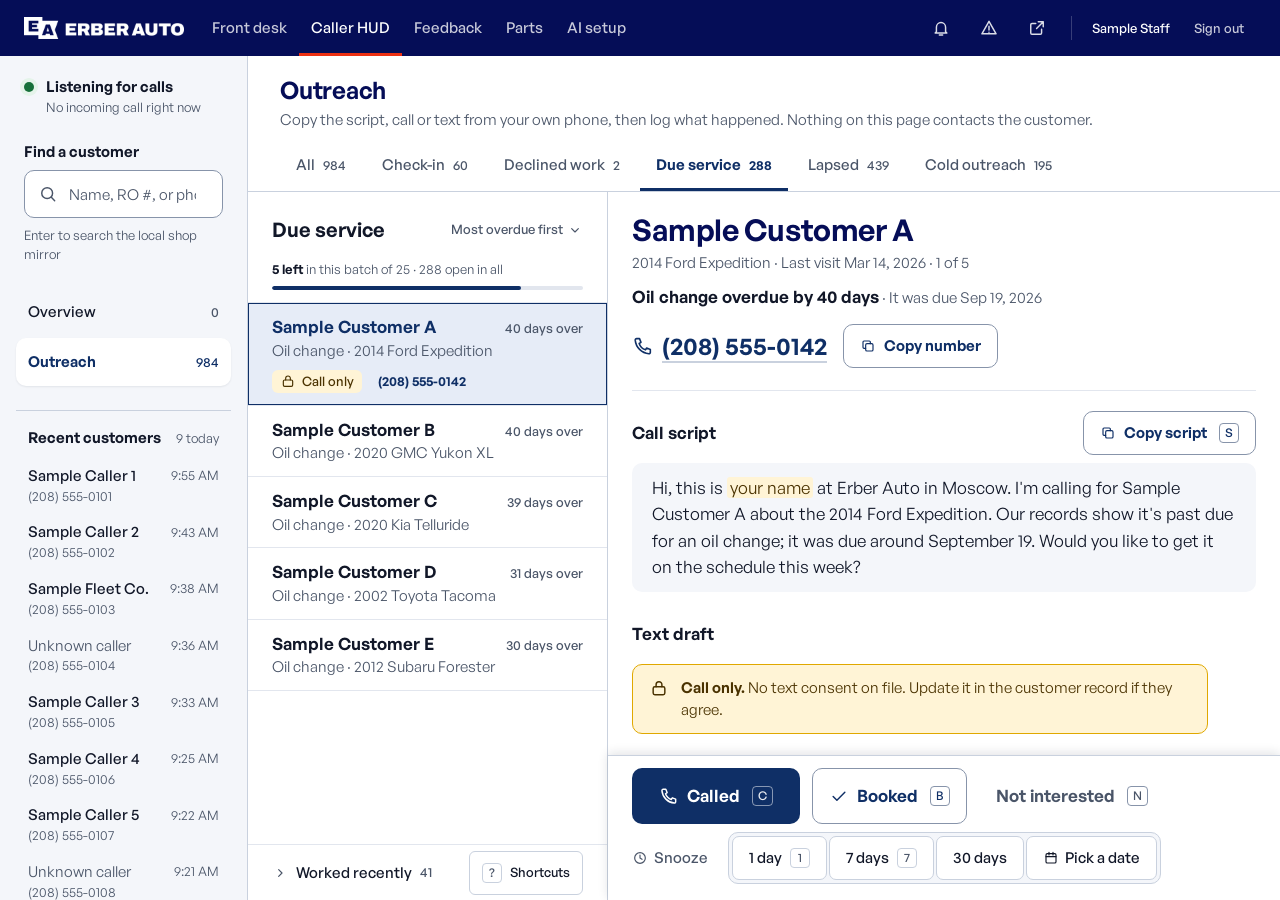
<file: outreach-review/mockup.html>
<!doctype html>
<html lang="en">
<head>
<meta charset="utf-8">
<meta name="viewport" content="width=device-width, initial-scale=1">
<title>Outreach · Caller HUD (design mockup)</title>
<link rel="stylesheet" href="tokens.css">
<link rel="stylesheet" href="mockup.css">
</head>
<body data-state="withheld">

<svg width="0" height="0" style="position:absolute" aria-hidden="true">
  <defs>
    <symbol id="i-phone" viewBox="0 0 24 24"><path d="M5 4h3.2l1.6 4-2 1.3a11 11 0 0 0 6.9 6.9l1.3-2 4 1.6V19a1.5 1.5 0 0 1-1.6 1.5A16.5 16.5 0 0 1 3.5 5.6 1.5 1.5 0 0 1 5 4Z"/></symbol>
    <symbol id="i-copy" viewBox="0 0 24 24"><rect x="8.5" y="8.5" width="11" height="11" rx="2"/><path d="M15.5 8.5V6a1.5 1.5 0 0 0-1.5-1.5H6A1.5 1.5 0 0 0 4.5 6v8A1.5 1.5 0 0 0 6 15.5h2.5"/></symbol>
    <symbol id="i-lock" viewBox="0 0 24 24"><rect x="5" y="10.5" width="14" height="9.5" rx="2"/><path d="M8.5 10.5V8a3.5 3.5 0 0 1 7 0v2.5"/></symbol>
    <symbol id="i-search" viewBox="0 0 24 24"><circle cx="11" cy="11" r="6.5"/><path d="m16 16 4 4"/></symbol>
    <symbol id="i-bell" viewBox="0 0 24 24"><path d="M6.5 16.5V11a5.5 5.5 0 0 1 11 0v5.5l1.5 1.5H5l1.5-1.5Z"/><path d="M10 20.5h4"/></symbol>
    <symbol id="i-alert" viewBox="0 0 24 24"><path d="M12 4 3.5 19h17L12 4Z"/><path d="M12 10v4.5M12 17v.01"/></symbol>
    <symbol id="i-popout" viewBox="0 0 24 24"><path d="M13.5 4.5h6v6M19.5 4.5l-8 8"/><path d="M17.5 13.5v4.5a1.5 1.5 0 0 1-1.5 1.5H6A1.5 1.5 0 0 1 4.5 18V8A1.5 1.5 0 0 1 6 6.5h4.5"/></symbol>
    <symbol id="i-check" viewBox="0 0 24 24"><path d="m5 12.5 4.5 4.5L19 7.5"/></symbol>
    <symbol id="i-clock" viewBox="0 0 24 24"><circle cx="12" cy="12" r="8"/><path d="M12 7.5V12l3 2"/></symbol>
    <symbol id="i-calendar" viewBox="0 0 24 24"><rect x="4.5" y="5.5" width="15" height="14" rx="2"/><path d="M4.5 10h15M9 3.5v4M15 3.5v4"/></symbol>
    <symbol id="i-chevron" viewBox="0 0 24 24"><path d="m7 10 5 5 5-5"/></symbol>
    <symbol id="i-message" viewBox="0 0 24 24"><path d="M5 5.5h14a1.5 1.5 0 0 1 1.5 1.5v8.5A1.5 1.5 0 0 1 19 17h-8l-4.5 3.5V17H5a1.5 1.5 0 0 1-1.5-1.5V7A1.5 1.5 0 0 1 5 5.5Z"/></symbol>
    <symbol id="i-close" viewBox="0 0 24 24"><path d="m6.5 6.5 11 11M17.5 6.5l-11 11"/></symbol>
    <symbol id="i-inbox" viewBox="0 0 24 24"><path d="M4 13.5 6.5 5h11l2.5 8.5V19H4v-5.5Z"/><path d="M4 13.5h4.5l1 2h5l1-2H20"/></symbol>
  </defs>
</svg>

<header class="topbar">
  <img class="logo" src="assets/erber-logo-white.png" alt="Erber Auto" width="160" height="22">
  <nav class="topnav" aria-label="Apps">
    <a href="#">Front desk</a>
    <a href="#" aria-current="page">Caller HUD</a>
    <a href="#">Feedback</a>
    <a href="#">Parts</a>
    <a href="#">AI setup</a>
  </nav>
  <div class="topbar-tools">
    <button class="tool" aria-pressed="true"><svg class="ico"><use href="#i-bell"/></svg>Chime on</button>
    <button class="tool" aria-pressed="true"><svg class="ico"><use href="#i-alert"/></svg>Alerts on</button>
    <button class="tool" title="Open Caller HUD in its own window"><svg class="ico"><use href="#i-popout"/></svg>Pop out</button>
    <span class="topbar-sep" aria-hidden="true"></span>
    <span class="who">Sample Staff</span>
    <button class="tool tool-quiet">Sign out</button>
  </div>
</header>

<div class="app">
  <aside class="rail" aria-label="Caller HUD">
    <div class="live">
      <span class="live-dot" aria-hidden="true"></span>
      <div>
        <p class="live-title">Listening for calls</p>
        <p class="live-sub">No incoming call right now</p>
      </div>
    </div>

    <form class="search" role="search" onsubmit="return false">
      <label for="q">Find a customer</label>
      <div class="search-row">
        <svg class="ico" aria-hidden="true"><use href="#i-search"/></svg>
        <input id="q" type="search" placeholder="Name, RO #, or phone" autocomplete="off" enterkeyhint="search">
      </div>
      <p class="hint">Enter to search the local shop mirror</p>
    </form>

    <nav class="railnav" aria-label="Views">
      <a href="#">Overview <span class="count">0</span></a>
      <a href="#" aria-current="page">Outreach <span class="count">984</span></a>
    </nav>

    <section class="recent" aria-labelledby="recent-h">
      <h2 id="recent-h">Recent customers <span>9 today</span></h2>
      <ul>
        <li><a href="#"><span class="r-name">Sample Caller 1</span><span class="r-meta">(208) 555-0101</span><time>9:55 AM</time></a></li>
        <li><a href="#"><span class="r-name">Sample Caller 2</span><span class="r-meta">(208) 555-0102</span><time>9:43 AM</time></a></li>
        <li><a href="#"><span class="r-name">Sample Fleet Co.</span><span class="r-meta">(208) 555-0103</span><time>9:38 AM</time></a></li>
        <li><a href="#"><span class="r-name r-unknown">Unknown caller</span><span class="r-meta">(208) 555-0104</span><time>9:36 AM</time></a></li>
        <li><a href="#"><span class="r-name">Sample Caller 3</span><span class="r-meta">(208) 555-0105</span><time>9:33 AM</time></a></li>
        <li><a href="#"><span class="r-name">Sample Caller 4</span><span class="r-meta">(208) 555-0106</span><time>9:25 AM</time></a></li>
        <li><a href="#"><span class="r-name">Sample Caller 5</span><span class="r-meta">(208) 555-0107</span><time>9:22 AM</time></a></li>
        <li><a href="#"><span class="r-name r-unknown">Unknown caller</span><span class="r-meta">(208) 555-0108</span><time>9:21 AM</time></a></li>
        <li><a href="#"><span class="r-name">Sample Caller 6</span><span class="r-meta">(208) 555-0109</span><time>9:19 AM</time></a></li>
      </ul>
    </section>
  </aside>

  <main class="main">
    <div class="main-head">
      <div class="title-row">
        <h1>Outreach</h1>
        <p class="lede">Copy the script, call or text from your own phone, then log what happened. Nothing on this page contacts the customer.</p>
      </div>
      <nav class="tabs" role="tablist" aria-label="Call lists">
        <button role="tab" aria-controls="outreach-panel" id="tab-all" data-tab="all">All <span>984</span></button>
        <button role="tab" aria-controls="outreach-panel" id="tab-checkin" data-tab="checkin">Check-in <span>60</span></button>
        <button role="tab" aria-controls="outreach-panel" id="tab-declined" data-tab="declined">Declined work <span data-only="withheld text done">2</span><span data-only="empty">0</span></button>
        <button role="tab" aria-controls="outreach-panel" id="tab-due" data-tab="due">Due service <span data-only="withheld empty">288</span><span data-only="text">287</span><span data-only="done">263</span></button>
        <button role="tab" aria-controls="outreach-panel" id="tab-lapsed" data-tab="lapsed">Lapsed <span>439</span></button>
        <button role="tab" aria-controls="outreach-panel" id="tab-cold" data-tab="cold">Cold outreach <span>195</span></button>
      </nav>
    </div>

    <div id="outreach-panel" role="tabpanel" class="panel">
    <!-- Empty state: the whole work area -->
    <section class="empty" data-only="empty" aria-labelledby="empty-h">
      <svg class="empty-ico" aria-hidden="true"><use href="#i-inbox"/></svg>
      <h2 id="empty-h">No declined work to follow up</h2>
      <p>When a customer passes on recommended work, they'll be listed here for a follow-up call. Nothing is waiting right now.</p>
      <div class="empty-actions">
        <button class="btn btn-primary">Work Due service <span class="btn-count">288</span></button>
        <button class="btn btn-ghost">Show all lists</button>
      </div>
    </section>

    <div class="work" data-only="withheld text done">
      <!-- List pane -->
      <section class="list" aria-labelledby="list-h">
        <header class="list-head">
          <div class="list-head-row">
            <h2 id="list-h">Due service</h2>
            <button class="sort" aria-haspopup="listbox" aria-label="Sort: most overdue first">Most overdue first <svg class="ico ico-sm" aria-hidden="true"><use href="#i-chevron"/></svg></button>
          </div>
          <div class="batch">
            <p data-only="withheld"><strong>5 left</strong> in this batch of 25 · 288 open in all</p>
            <p data-only="text"><strong>4 left</strong> in this batch of 25 · 287 open in all</p>
            <p data-only="done"><strong>Batch done</strong> · 25 of 25 worked</p>
            <div class="meter" aria-hidden="true"><span></span></div>
          </div>
        </header>

        <ol class="rows" role="listbox" aria-label="Customers to call">
          <li class="row" data-id="a" role="option" tabindex="0">
            <div class="row-top"><span class="row-name">Sample Customer A</span><span class="row-when">40 days over</span></div>
            <p class="row-reason">Oil change · 2014 Ford Expedition</p>
            <p class="row-flags"><span class="flag"><svg class="ico ico-sm"><use href="#i-lock"/></svg>Call only</span><span class="row-phone">(208) 555-0142</span></p>
          </li>
          <li class="row" data-id="b" role="option" tabindex="-1">
            <div class="row-top"><span class="row-name">Sample Customer B</span><span class="row-when">40 days over</span></div>
            <p class="row-reason">Oil change · 2020 GMC Yukon XL</p>
            <p class="row-flags"><span class="flag flag-ok"><svg class="ico ico-sm"><use href="#i-message"/></svg>Text OK</span><span class="row-phone">(208) 555-0177</span></p>
          </li>
          <li class="row" data-id="c" role="option" tabindex="-1">
            <div class="row-top"><span class="row-name">Sample Customer C</span><span class="row-when">39 days over</span></div>
            <p class="row-reason">Oil change · 2020 Kia Telluride</p>
            <p class="row-flags"><span class="flag flag-ok"><svg class="ico ico-sm"><use href="#i-message"/></svg>Text OK</span><span class="row-phone">(208) 555-0119</span></p>
          </li>
          <li class="row" data-id="d" role="option" tabindex="-1">
            <div class="row-top"><span class="row-name">Sample Customer D</span><span class="row-when">31 days over</span></div>
            <p class="row-reason">Oil change · 2002 Toyota Tacoma</p>
            <p class="row-flags"><span class="flag"><svg class="ico ico-sm"><use href="#i-lock"/></svg>Call only</span><span class="row-phone">(208) 555-0163</span></p>
          </li>
          <li class="row" data-id="e" role="option" tabindex="-1">
            <div class="row-top"><span class="row-name">Sample Customer E</span><span class="row-when">30 days over</span></div>
            <p class="row-reason">Oil change · 2012 Subaru Forester</p>
            <p class="row-flags"><span class="flag flag-ok"><svg class="ico ico-sm"><use href="#i-message"/></svg>Text OK</span><span class="row-phone">(208) 555-0128</span></p>
          </li>
        </ol>
        <div class="list-clear" data-only="done">
          <p class="list-clear-title">No one left in this batch</p>
          <p>Worked customers are under Worked recently.</p>
        </div>

        <footer class="list-foot">
          <button class="disclose"><svg class="ico ico-sm"><use href="#i-chevron"/></svg>Worked recently <span data-only="withheld empty">41</span><span data-only="text">42</span><span data-only="done">66</span></button>
          <div class="keys">
            <span><kbd>↑</kbd><kbd>↓</kbd> move</span>
            <button class="keys-btn" popovertarget="shortcuts" aria-keyshortcuts="?"><kbd aria-hidden="true">?</kbd> Shortcuts</button>
          </div>
        </footer>
      </section>

      <!-- Detail pane: consent withheld -->
      <section class="detail" data-only="withheld" aria-labelledby="d-a">
        <div class="detail-scroll">
          <header class="d-head">
            <div class="d-who">
              <h2 id="d-a">Sample Customer A</h2>
              <p class="d-meta">2014 Ford Expedition · Last visit Mar 14, 2026 · 1 of 5</p>
              <p class="d-reason"><strong>Oil change overdue by 40 days</strong> · It was due Sep 19, 2026</p>
            </div>
            <div class="d-contact">
              <a class="phone" href="tel:+12085550142"><svg class="ico"><use href="#i-phone"/></svg>(208) 555-0142</a>
              <button class="btn btn-secondary btn-sm"><svg class="ico ico-sm"><use href="#i-copy"/></svg>Copy number</button>
            </div>
          </header>

          <section class="d-block" aria-labelledby="s-a">
            <div class="d-block-head">
              <h3 id="s-a">Call script</h3>
              <button class="btn btn-secondary btn-sm" aria-keyshortcuts="s"><svg class="ico ico-sm"><use href="#i-copy"/></svg>Copy script <kbd aria-hidden="true">S</kbd></button>
            </div>
            <p class="script">Hi, this is <mark>your name</mark> at Erber Auto in Moscow. I'm calling for Sample Customer A about the 2014 Ford Expedition. Our records show it's past due for an oil change; it was due around September 19. Would you like to get it on the schedule this week?</p>
          </section>

          <section class="d-block" aria-labelledby="t-a">
            <div class="d-block-head"><h3 id="t-a">Text draft</h3></div>
            <div class="consent" role="note">
              <svg class="ico"><use href="#i-lock"/></svg>
              <div>
                <p><strong class="consent-title">Call only.</strong> No text consent on file. Update it in the customer record if they agree.</p>
              </div>
            </div>
          </section>
        </div>

        <footer class="actions" aria-label="Log the outcome">
          <div class="actions-row">
            <button class="btn btn-primary btn-lg" aria-keyshortcuts="c"><svg class="ico"><use href="#i-phone"/></svg>Called <kbd aria-hidden="true">C</kbd></button>
            <button class="btn btn-secondary btn-lg" aria-keyshortcuts="b"><svg class="ico"><use href="#i-check"/></svg>Booked <kbd aria-hidden="true">B</kbd></button>
            <button class="btn btn-ghost btn-lg" aria-keyshortcuts="n">Not interested <kbd aria-hidden="true">N</kbd></button>
          </div>
          <div class="snooze" role="group" aria-labelledby="sz-a">
            <span id="sz-a" class="snooze-label"><svg class="ico ico-sm"><use href="#i-clock"/></svg>Snooze</span>
            <div class="seg">
              <button aria-keyshortcuts="1">1 day <kbd aria-hidden="true">1</kbd></button>
              <button aria-keyshortcuts="7">7 days <kbd aria-hidden="true">7</kbd></button>
              <button>30 days</button>
              <button><svg class="ico ico-sm"><use href="#i-calendar"/></svg>Pick a date</button>
            </div>
          </div>
        </footer>
      </section>

      <!-- Detail pane: text allowed, previous outcome just logged -->
      <section class="detail" data-only="text" aria-labelledby="d-b">
        <div class="detail-scroll">
          <header class="d-head">
            <div class="d-who">
              <h2 id="d-b">Sample Customer B</h2>
              <p class="d-meta">2020 GMC Yukon XL · Last visit Feb 2, 2026 · 1 of 4</p>
              <p class="d-reason"><strong>Oil change overdue by 40 days</strong> · It was due Sep 19, 2026</p>
            </div>
            <div class="d-contact">
              <a class="phone" href="tel:+12085550177"><svg class="ico"><use href="#i-phone"/></svg>(208) 555-0177</a>
              <button class="btn btn-secondary btn-sm"><svg class="ico ico-sm"><use href="#i-copy"/></svg>Copy number</button>
            </div>
          </header>

          <section class="d-block" aria-labelledby="s-b">
            <div class="d-block-head">
              <h3 id="s-b">Call script</h3>
              <button class="btn btn-secondary btn-sm" aria-keyshortcuts="s"><svg class="ico ico-sm"><use href="#i-copy"/></svg>Copy script <kbd aria-hidden="true">S</kbd></button>
            </div>
            <p class="script">Hi, this is <mark>your name</mark> at Erber Auto in Moscow. I'm calling for Sample Customer B about the 2020 GMC Yukon XL. It's past due for an oil change; it was due around September 19. Can we get it on the schedule this week?</p>
          </section>

          <section class="d-block" aria-labelledby="t-b">
            <div class="d-block-head">
              <h3 id="t-b">Text draft</h3>
              <button class="btn btn-secondary btn-sm" aria-keyshortcuts="t"><svg class="ico ico-sm"><use href="#i-copy"/></svg>Copy text <kbd aria-hidden="true">T</kbd></button>
            </div>
            <p class="script">Hi from Erber Auto in Moscow. Your 2020 GMC Yukon XL is due for an oil change (it was due Sep 19). Call us at (208) 555-0100 or reply to book a time. Reply STOP to opt out.</p>
            <p class="d-note"><svg class="ico ico-sm"><use href="#i-message"/></svg>Text consent on file since Jun 2024.</p>
          </section>
        </div>

        <footer class="actions" aria-label="Log the outcome">
          <div class="actions-row">
            <button class="btn btn-primary btn-lg" aria-keyshortcuts="c"><svg class="ico"><use href="#i-phone"/></svg>Called <kbd aria-hidden="true">C</kbd></button>
            <button class="btn btn-secondary btn-lg" aria-keyshortcuts="b"><svg class="ico"><use href="#i-check"/></svg>Booked <kbd aria-hidden="true">B</kbd></button>
            <button class="btn btn-ghost btn-lg" aria-keyshortcuts="n">Not interested <kbd aria-hidden="true">N</kbd></button>
          </div>
          <div class="snooze" role="group" aria-labelledby="sz-b">
            <span id="sz-b" class="snooze-label"><svg class="ico ico-sm"><use href="#i-clock"/></svg>Snooze</span>
            <div class="seg">
              <button aria-keyshortcuts="1">1 day <kbd aria-hidden="true">1</kbd></button>
              <button aria-keyshortcuts="7">7 days <kbd aria-hidden="true">7</kbd></button>
              <button>30 days</button>
              <button><svg class="ico ico-sm"><use href="#i-calendar"/></svg>Pick a date</button>
            </div>
          </div>
        </footer>
      </section>

      <!-- Detail pane: batch done -->
      <section class="detail detail-done" data-only="done" aria-labelledby="done-h">
        <div class="done">
          <span class="done-ico"><svg class="ico"><use href="#i-check"/></svg></span>
          <h2 id="done-h">Batch done</h2>
          <p>You worked all 25 due-service customers in this batch. 263 are still open.</p>
          <dl class="tally">
            <div><dt>Booked</dt><dd>6</dd></div>
            <div><dt>Called</dt><dd>12</dd></div>
            <div><dt>Snoozed</dt><dd>4</dd></div>
            <div><dt>Not interested</dt><dd>3</dd></div>
          </dl>
          <div class="done-actions">
            <button class="btn btn-primary btn-lg" aria-keyshortcuts="Enter">Start next 25 <kbd aria-hidden="true">Enter</kbd></button>
            <button class="btn btn-ghost btn-lg">Review this batch</button>
          </div>
        </div>
      </section>
    </div>

    </div>

    <div class="toast" data-only="text" role="status">
      <svg class="ico"><use href="#i-check"/></svg>
      <span><strong>Sample Customer A</strong> logged as Booked</span>
      <button class="toast-undo" aria-keyshortcuts="u">Undo <kbd aria-hidden="true">U</kbd></button>
    </div>
  </main>
</div>

<div id="shortcuts" class="sheet" popover aria-labelledby="sheet-h">
  <div class="sheet-head">
    <h2 id="sheet-h">Keyboard shortcuts</h2>
    <button class="btn btn-ghost btn-icon" popovertarget="shortcuts" popovertargetaction="hide" aria-label="Close">
      <svg class="ico" aria-hidden="true"><use href="#i-close"/></svg>
    </button>
  </div>
  <dl class="sheet-list">
    <div><dt>Next or previous customer</dt><dd><kbd>↑</kbd><kbd>↓</kbd></dd></div>
    <div><dt>Log Called</dt><dd><kbd>C</kbd></dd></div>
    <div><dt>Log Booked</dt><dd><kbd>B</kbd></dd></div>
    <div><dt>Log Not interested</dt><dd><kbd>N</kbd></dd></div>
    <div><dt>Snooze 1 day / 7 days</dt><dd><kbd>1</kbd><kbd>7</kbd></dd></div>
    <div><dt>Copy call script / text draft</dt><dd><kbd>S</kbd><kbd>T</kbd></dd></div>
    <div><dt>Undo the last outcome (8 seconds)</dt><dd><kbd>U</kbd></dd></div>
    <div><dt>Start the next batch</dt><dd><kbd>Enter</kbd></dd></div>
    <div><dt>Show or hide this list</dt><dd><kbd>?</kbd></dd></div>
  </dl>
  <p class="sheet-foot">Every outcome removes the customer from the list. Undo brings them back.</p>
</div>

<script>
  const requested = new URLSearchParams(location.search).get('state') || 'withheld';
  const state = requested === 'shortcuts' ? 'withheld' : requested;
  document.body.dataset.state = state;
  document.querySelectorAll('[data-only]').forEach(el => {
    el.hidden = !el.dataset.only.split(' ').includes(state);
  });
  const tab = state === 'empty' ? 'declined' : 'due';
  document.querySelectorAll('[role=tab]').forEach(t => {
    t.setAttribute('aria-selected', t.dataset.tab === tab);
    t.tabIndex = t.dataset.tab === tab ? 0 : -1;
  });
  document.getElementById('outreach-panel').setAttribute('aria-labelledby', 'tab-' + tab);
  const selected = { withheld: 'a', text: 'b' }[state];
  document.querySelectorAll('.row').forEach(r => {
    const dismissed = state === 'done' || (state === 'text' && r.dataset.id === 'a');
    r.hidden = dismissed;
    r.setAttribute('aria-selected', r.dataset.id === selected);
  });
  const first = document.querySelector('.row:not([hidden])');
  if (first) document.querySelectorAll('.row').forEach(r => r.tabIndex = r === first ? 0 : -1);
  if (requested === 'shortcuts') document.getElementById('shortcuts').showPopover();
</script>
</body>
</html>
</file>
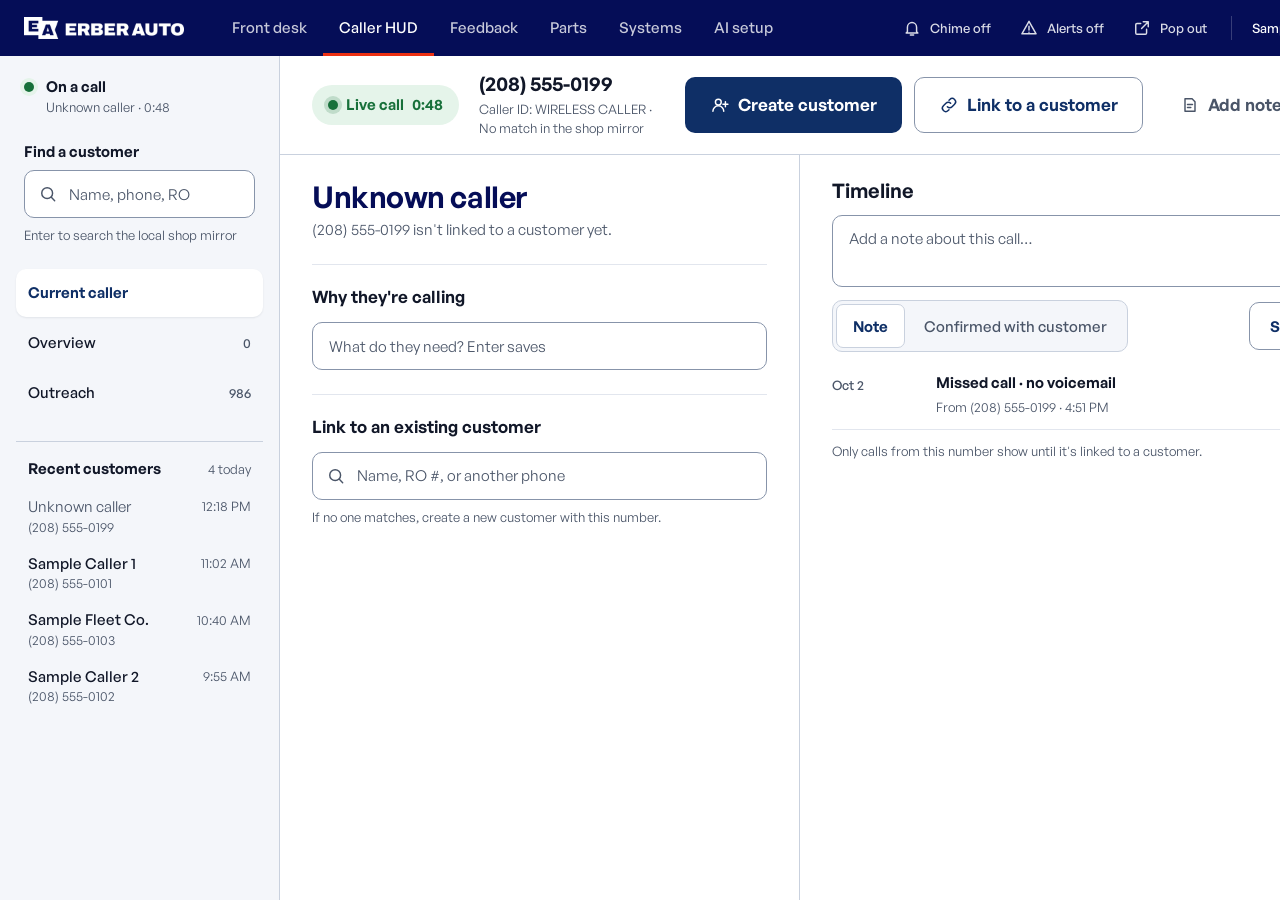
<file: caller-hud-review/tools/measure.html>
<!doctype html>
<html>
<head><meta charset="utf-8"><style>html,body{margin:0}iframe{border:0;display:block}</style></head>
<body>
<iframe id="f" width="1440" height="900"></iframe>
<script>
const STATES = ['live', 'ended', 'unknown', 'empty'];
const TAP_MIN = 44;
const INTERACTIVE = 'a[href],button,input,select,textarea,[role=tab],[role=option],[tabindex]:not([tabindex="-1"])';

function rgba(str) {
  const m = str.match(/rgba?\(([^)]+)\)/);
  if (!m) return [0, 0, 0, 0];
  const p = m[1].split(/[\s,\/]+/).filter(Boolean).map(Number);
  return [p[0], p[1], p[2], p.length > 3 ? p[3] : 1];
}
function over(top, bottom) {
  const a = top[3] + bottom[3] * (1 - top[3]);
  if (!a) return [0, 0, 0, 0];
  return [0, 1, 2].map(i => (top[i] * top[3] + bottom[i] * bottom[3] * (1 - top[3])) / a).concat(a);
}
function lum([r, g, b]) {
  return [r, g, b].map(v => { v /= 255; return v <= .03928 ? v / 12.92 : ((v + .055) / 1.055) ** 2.4; })
    .reduce((s, v, i) => s + v * [.2126, .7152, .0722][i], 0);
}
function ratio(a, b) { const [x, y] = [lum(a), lum(b)].sort((p, q) => q - p); return (x + .05) / (y + .05); }

function visible(win, el) {
  if (!el.getClientRects().length) return false;
  const cs = win.getComputedStyle(el);
  if (cs.visibility === 'hidden') return false;
  const r = el.getBoundingClientRect();
  return r.width > 0 && r.height > 0 && r.bottom > 0 && r.right > 0 && r.top < 900 && r.left < 1440;
}
function background(win, el) {
  const layers = [];
  for (let n = el; n && n.nodeType === 1; n = n.parentElement) {
    const c = rgba(win.getComputedStyle(n).backgroundColor);
    if (c[3] > 0) { layers.push(c); if (c[3] >= 1) break; }
  }
  let bg = [255, 255, 255, 1];
  for (let i = layers.length - 1; i >= 0; i--) bg = over(layers[i], bg);
  return bg;
}
function opacity(win, el) {
  let o = 1;
  for (let n = el; n && n.nodeType === 1; n = n.parentElement) o *= Number(win.getComputedStyle(n).opacity);
  return o;
}
function label(el) {
  return (el.tagName.toLowerCase() + (el.className && typeof el.className === 'string' ? '.' + el.className.split(' ')[0] : '') +
    ' "' + (el.textContent || el.getAttribute('aria-label') || el.placeholder || '').trim().replace(/\s+/g, ' ').slice(0, 40) + '"');
}

function measure(state) {
  const win = document.getElementById('f').contentWindow, doc = win.document;
  const contrast = [], taps = [];
  doc.querySelectorAll('body *').forEach(el => {
    if (!visible(win, el)) return;
    const hasText = [...el.childNodes].some(n => n.nodeType === 3 && n.textContent.trim());
    if (hasText) {
      const cs = win.getComputedStyle(el);
      const fg = rgba(cs.color); fg[3] *= opacity(win, el);
      const bg = background(win, el);
      const r = ratio(over(fg, bg), bg);
      const size = parseFloat(cs.fontSize), weight = Number(cs.fontWeight);
      const need = (size >= 24 || (size >= 18.66 && weight >= 700)) ? 3 : 4.5;
      if (r < need) contrast.push({ el: label(el), ratio: +r.toFixed(2), need });
    }
    if (el.placeholder) {
      const fg = rgba(win.getComputedStyle(el, '::placeholder').color), bg = background(win, el);
      const r = ratio(over(fg, bg), bg);
      if (r < 4.5) contrast.push({ el: label(el) + ' placeholder', ratio: +r.toFixed(2), need: 4.5 });
    }
  });
  doc.querySelectorAll(INTERACTIVE).forEach(el => {
    if (!visible(win, el)) return;
    const r = el.getBoundingClientRect();
    if (r.width < TAP_MIN || r.height < TAP_MIN) taps.push({ el: label(el), w: Math.round(r.width), h: Math.round(r.height) });
  });
  return { state, contrastFails: contrast.length, tapFails: taps.length, contrast, taps };
}

(async () => {
  const f = document.getElementById('f'), results = [];
  for (const s of STATES) {
    await new Promise(res => { f.onload = res; f.src = '../mockup.html?state=' + s; });
    await f.contentDocument.fonts.ready;
    await new Promise(res => setTimeout(res, 300));
    results.push(measure(s));
  }
  const pre = document.createElement('pre');
  pre.id = 'out';
  pre.textContent = JSON.stringify({
    contrastFails: results.reduce((n, r) => n + r.contrastFails, 0),
    tapFails: results.reduce((n, r) => n + r.tapFails, 0),
    results
  });
  document.body.appendChild(pre);
})();
</script>
</body>
</html>
</file>
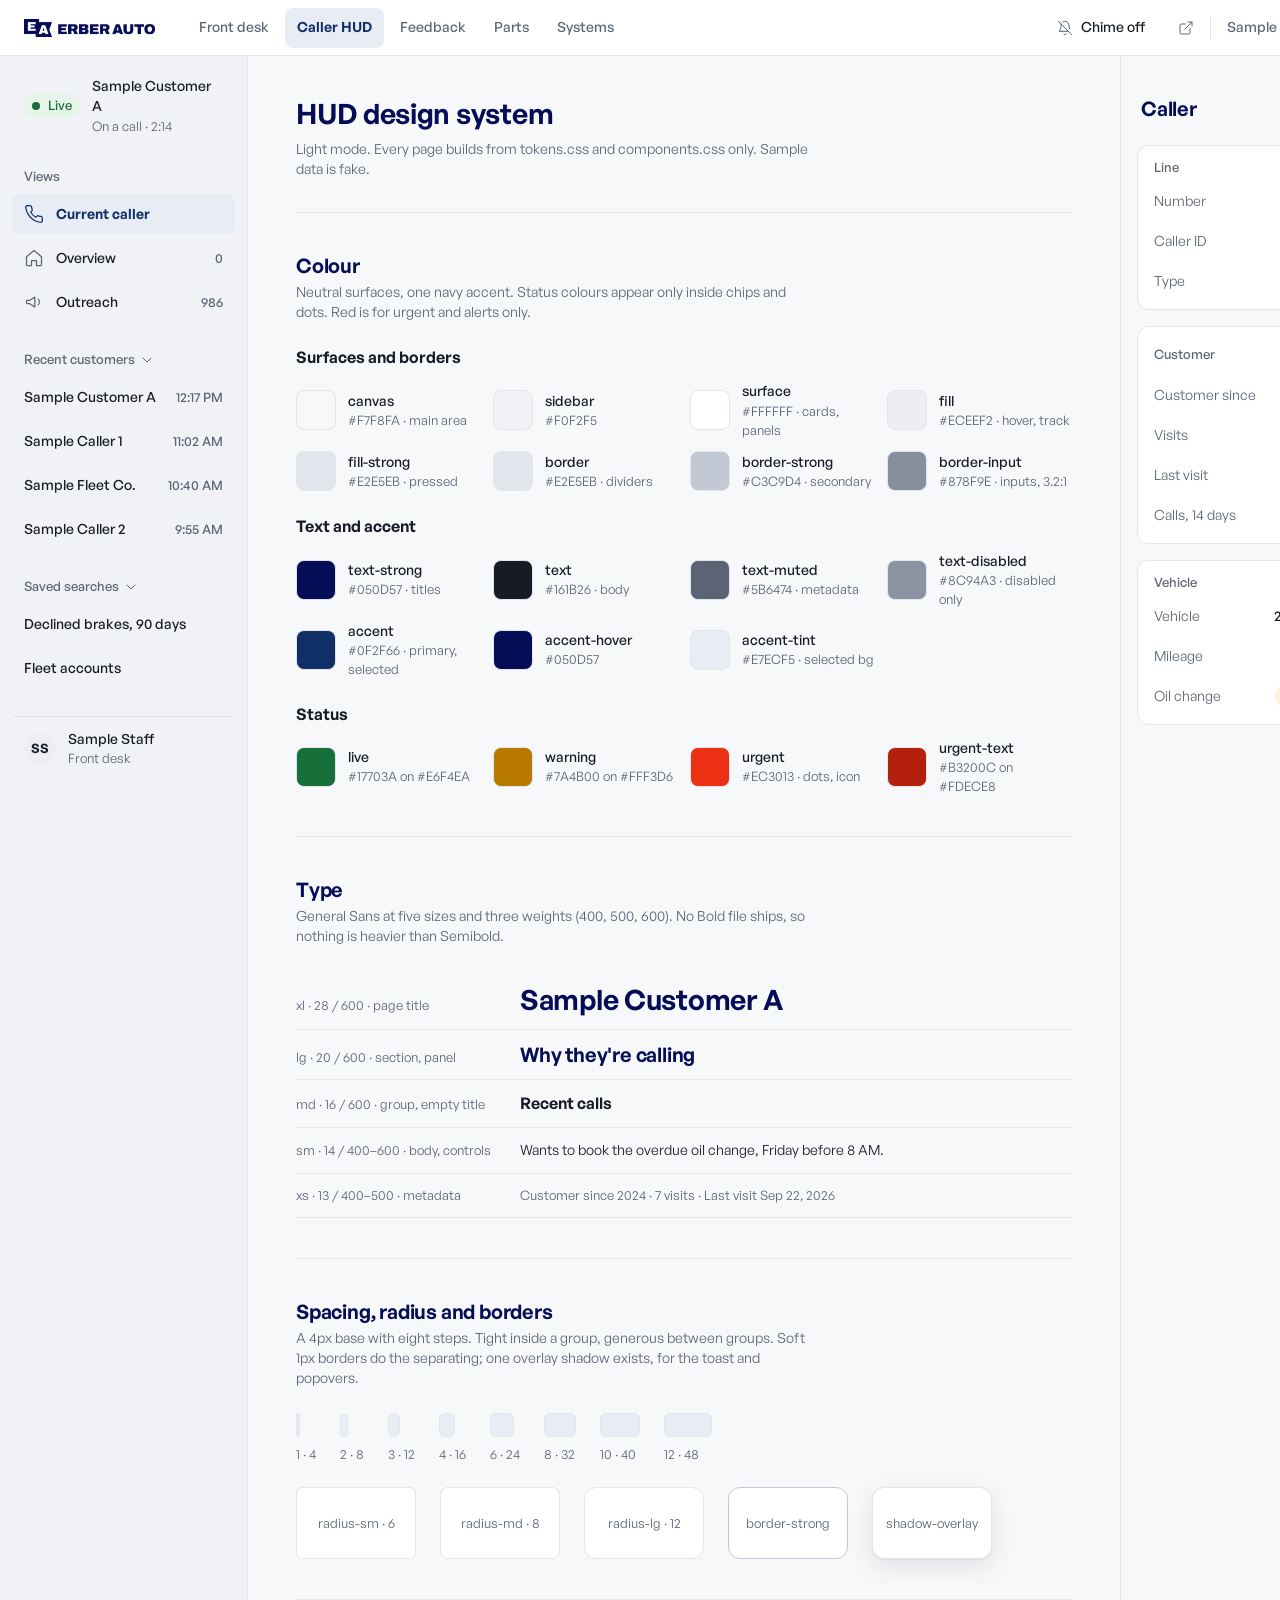
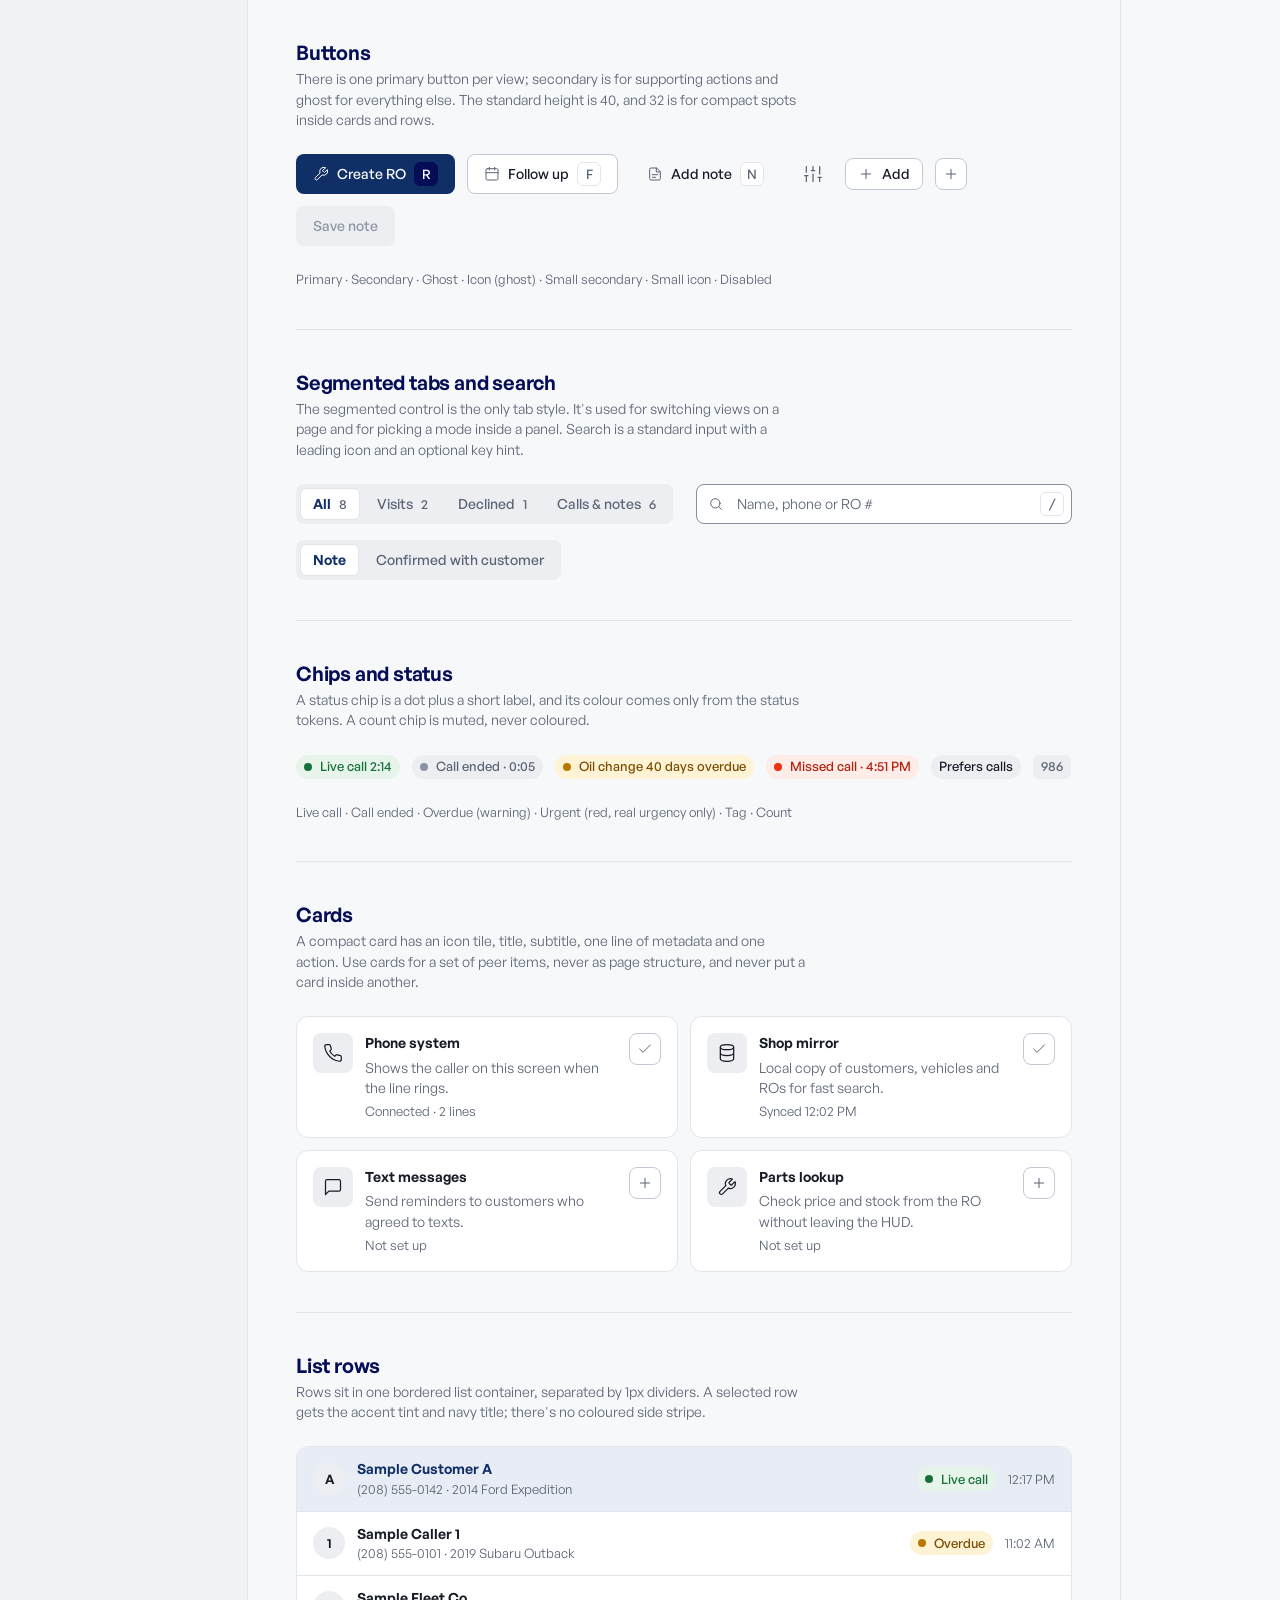
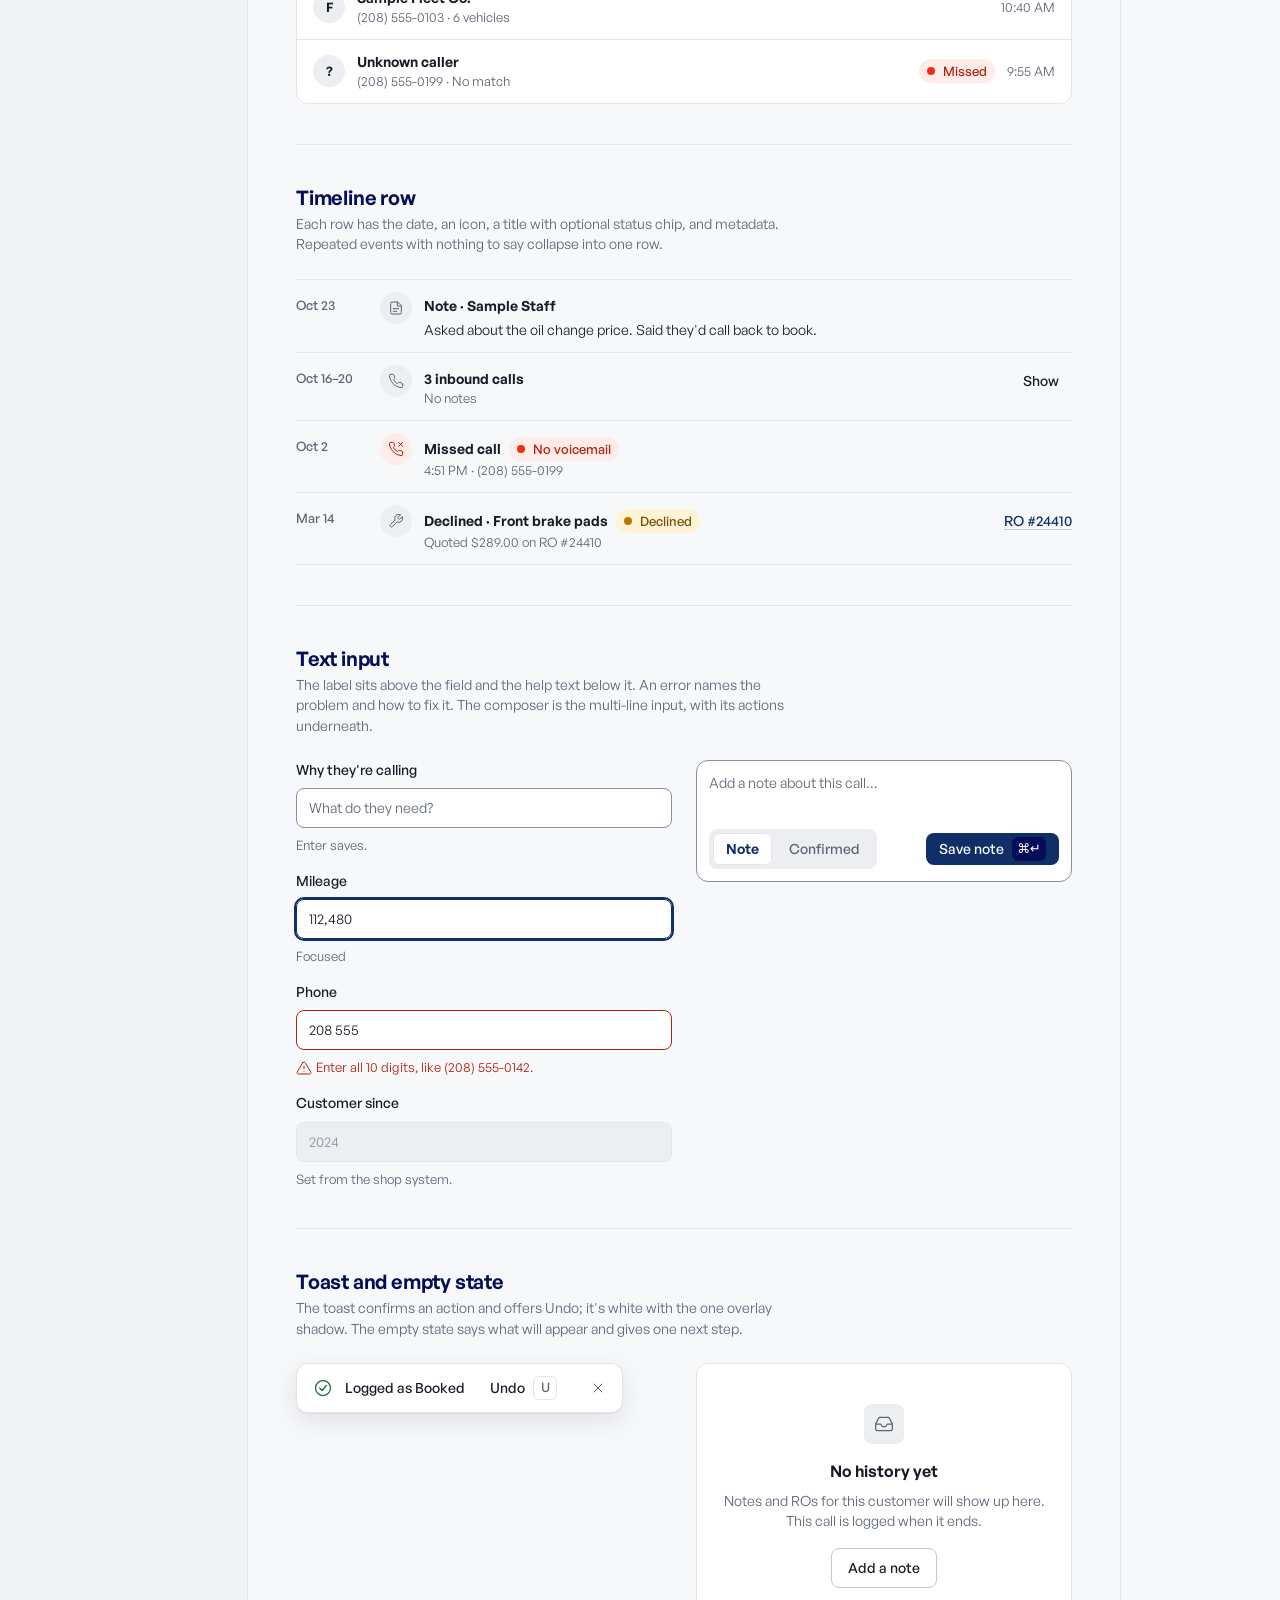
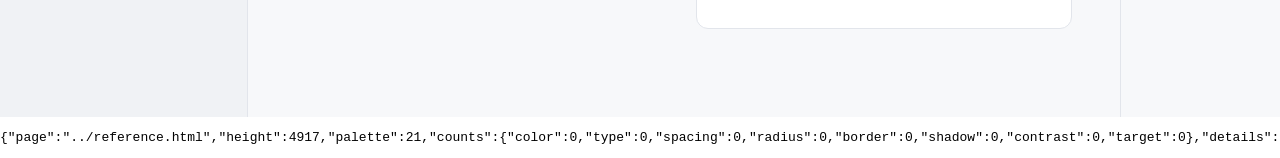
<file: hud-design-system/tools/check.html>
<!doctype html>
<html>
<head><meta charset="utf-8"><style>html,body{margin:0}iframe{border:0;display:block}</style></head>
<body>
<iframe id="f" width="1440" height="900"></iframe>
<script>
/* Token conformance checker. Usage: check.html?page=../reference.html[&w=1440]
   Reads the token values from the page's own :root, then flags every computed value that isn't one of them. */
const q = new URLSearchParams(location.search);
const PAGE = q.get('page') || '../reference.html';
const WIDTH = Number(q.get('w') || 1440);
const TARGET_MIN = 32;
const SIZES = [13, 14, 16, 20, 28];
const WEIGHTS = [400, 500, 600];
const RADII = [0, 6, 8, 12];
const BORDERS = [0, 1, 2];
const INTERACTIVE = 'a[href],button,input,select,textarea,[role=tab],[role=option],[role=radio],[tabindex]:not([tabindex="-1"])';

function rgba(str) {
  const m = str.match(/rgba?\(([^)]+)\)/);
  if (!m) return [0, 0, 0, 0];
  const p = m[1].split(/[\s,\/]+/).filter(Boolean).map(Number);
  return [p[0], p[1], p[2], p.length > 3 ? p[3] : 1];
}
const key = c => c.slice(0, 3).join(',');
function over(top, bottom) {
  const a = top[3] + bottom[3] * (1 - top[3]);
  if (!a) return [0, 0, 0, 0];
  return [0, 1, 2].map(i => (top[i] * top[3] + bottom[i] * bottom[3] * (1 - top[3])) / a).concat(a);
}
function lum([r, g, b]) {
  return [r, g, b].map(v => { v /= 255; return v <= .03928 ? v / 12.92 : ((v + .055) / 1.055) ** 2.4; })
    .reduce((s, v, i) => s + v * [.2126, .7152, .0722][i], 0);
}
function ratio(a, b) { const [x, y] = [lum(a), lum(b)].sort((p, q) => q - p); return (x + .05) / (y + .05); }
function background(win, el) {
  const layers = [];
  for (let n = el; n && n.nodeType === 1; n = n.parentElement) {
    const c = rgba(win.getComputedStyle(n).backgroundColor);
    if (c[3] > 0) { layers.push(c); if (c[3] >= 1) break; }
  }
  let bg = [255, 255, 255, 1];
  for (let i = layers.length - 1; i >= 0; i--) bg = over(layers[i], bg);
  return bg;
}
function label(el) {
  const cls = typeof el.className === 'string' && el.className ? '.' + el.className.split(' ').join('.') : '';
  return el.tagName.toLowerCase() + cls + ' "' + (el.textContent || el.getAttribute('aria-label') || el.placeholder || '').trim().replace(/\s+/g, ' ').slice(0, 32) + '"';
}

function check(win) {
  const doc = win.document, root = win.getComputedStyle(doc.documentElement);
  const probe = doc.createElement('i'); doc.body.appendChild(probe);
  const palette = new Set(), spacing = new Set([0]);
  for (const sheet of doc.styleSheets) {
    let rules; try { rules = sheet.cssRules; } catch (e) { continue; }
    for (const r of rules) if (r.selectorText === ':root') for (const prop of r.style) {
      if (prop.startsWith('--color-')) { probe.style.color = root.getPropertyValue(prop).trim(); palette.add(key(rgba(win.getComputedStyle(probe).color))); }
      if (prop.startsWith('--space-')) spacing.add(parseFloat(root.getPropertyValue(prop)));
    }
  }
  probe.style.boxShadow = 'var(--shadow-overlay)';
  const shadow = win.getComputedStyle(probe).boxShadow;
  probe.remove();

  const out = { color: [], type: [], spacing: [], radius: [], border: [], shadow: [], contrast: [], target: [] };
  const add = (rule, el, detail) => { if (out[rule].length < 40) out[rule].push(label(el) + ' ' + detail); out[rule].n = (out[rule].n || 0) + 1; };
  const okColor = c => c[3] === 0 || palette.has(key(c));

  doc.querySelectorAll('body *').forEach(el => {
    if (el.closest('svg') || !el.getClientRects().length) return;
    const cs = win.getComputedStyle(el);
    if (cs.visibility === 'hidden' || cs.display === 'none') return;
    const hasText = [...el.childNodes].some(n => n.nodeType === 3 && n.textContent.trim());

    const bg = rgba(cs.backgroundColor);
    if (!okColor(bg)) add('color', el, 'background ' + cs.backgroundColor);
    if (hasText) {
      const fg = rgba(cs.color);
      if (!okColor(fg)) add('color', el, 'text ' + cs.color);
      const size = parseFloat(cs.fontSize), weight = Number(cs.fontWeight);
      if (!SIZES.includes(size)) add('type', el, 'size ' + size);
      if (!WEIGHTS.includes(weight)) add('type', el, 'weight ' + weight);
      if (!cs.fontFamily.startsWith('"General Sans"')) add('type', el, 'family ' + cs.fontFamily);
      const b = background(win, el), r = ratio(over(fg, b), b);
      const need = size >= 24 ? 3 : 4.5;
      const disabled = el.closest(':disabled,[aria-disabled=true]');
      if (r < need && !disabled) add('contrast', el, r.toFixed(2) + ' < ' + need);
    }
    if (el.placeholder) {
      const fg = rgba(win.getComputedStyle(el, '::placeholder').color), b = background(win, el), r = ratio(over(fg, b), b);
      if (!okColor(fg)) add('color', el, 'placeholder ' + fg);
      if (r < 4.5) add('contrast', el, 'placeholder ' + r.toFixed(2));
    }
    for (const side of ['Top', 'Right', 'Bottom', 'Left']) {
      const w = parseFloat(cs['border' + side + 'Width']);
      if (!BORDERS.includes(w)) add('border', el, side + ' width ' + w);
      if (w > 0 && !okColor(rgba(cs['border' + side + 'Color']))) add('color', el, 'border ' + cs['border' + side + 'Color']);
      for (const p of ['padding', 'margin']) {
        const v = Math.abs(parseFloat(cs[p + side]));
        if (!spacing.has(v)) add('spacing', el, p + side + ' ' + v);
      }
    }
    for (const g of ['rowGap', 'columnGap']) {
      const v = parseFloat(cs[g]);
      if (!isNaN(v) && !spacing.has(v)) add('spacing', el, g + ' ' + v);
    }
    for (const c of ['TopLeft', 'TopRight', 'BottomRight', 'BottomLeft']) {
      const v = cs['border' + c + 'Radius'];
      const px = parseFloat(v);
      if (!(RADII.includes(px) || px >= 999 || v === '50%')) add('radius', el, c + ' ' + v);
    }
    if (cs.boxShadow !== 'none' && cs.boxShadow !== shadow) add('shadow', el, cs.boxShadow);
    if (el.matches(INTERACTIVE)) {
      const r = el.getBoundingClientRect();
      if (r.width < TARGET_MIN || r.height < TARGET_MIN) add('target', el, Math.round(r.width) + 'x' + Math.round(r.height));
    }
  });
  const counts = Object.fromEntries(Object.entries(out).map(([k, v]) => [k, v.n || 0]));
  return { page: PAGE, height: doc.documentElement.scrollHeight, palette: palette.size, counts, details: out };
}

(async () => {
  const f = document.getElementById('f');
  f.width = WIDTH;
  await new Promise(res => { f.onload = res; f.src = PAGE; });
  await f.contentDocument.fonts.ready;
  f.height = f.contentDocument.documentElement.scrollHeight;
  await new Promise(res => setTimeout(res, 300));
  const pre = document.createElement('pre');
  pre.id = 'out';
  pre.textContent = JSON.stringify(check(f.contentWindow));
  document.body.appendChild(pre);
})();
</script>
</body>
</html>
</file>
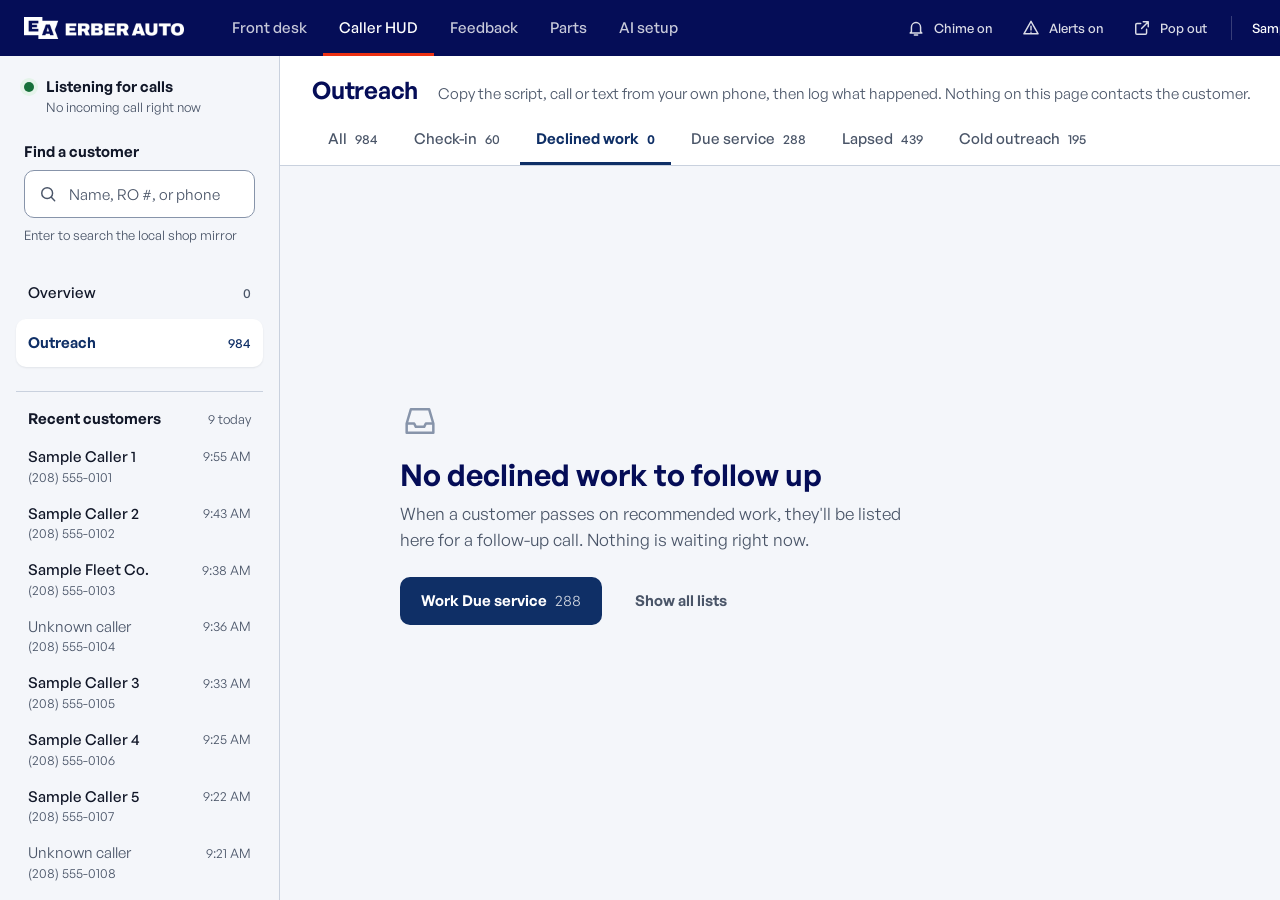
<file: outreach-review/tools/measure.html>
<!doctype html>
<html>
<head><meta charset="utf-8"><style>html,body{margin:0}iframe{border:0;display:block}</style></head>
<body>
<iframe id="f" width="1440" height="900"></iframe>
<script>
const STATES = ['withheld', 'text', 'empty', 'done'];
const TAP_MIN = 44;
const INTERACTIVE = 'a[href],button,input,select,textarea,[role=tab],[role=option],[tabindex]:not([tabindex="-1"])';

function rgba(str) {
  const m = str.match(/rgba?\(([^)]+)\)/);
  if (!m) return [0, 0, 0, 0];
  const p = m[1].split(/[\s,\/]+/).filter(Boolean).map(Number);
  return [p[0], p[1], p[2], p.length > 3 ? p[3] : 1];
}
function over(top, bottom) {
  const a = top[3] + bottom[3] * (1 - top[3]);
  if (!a) return [0, 0, 0, 0];
  return [0, 1, 2].map(i => (top[i] * top[3] + bottom[i] * bottom[3] * (1 - top[3])) / a).concat(a);
}
function lum([r, g, b]) {
  return [r, g, b].map(v => { v /= 255; return v <= .03928 ? v / 12.92 : ((v + .055) / 1.055) ** 2.4; })
    .reduce((s, v, i) => s + v * [.2126, .7152, .0722][i], 0);
}
function ratio(a, b) { const [x, y] = [lum(a), lum(b)].sort((p, q) => q - p); return (x + .05) / (y + .05); }

function visible(win, el) {
  if (!el.getClientRects().length) return false;
  const cs = win.getComputedStyle(el);
  if (cs.visibility === 'hidden') return false;
  const r = el.getBoundingClientRect();
  return r.width > 0 && r.height > 0 && r.bottom > 0 && r.right > 0 && r.top < 900 && r.left < 1440;
}
function background(win, el) {
  const layers = [];
  for (let n = el; n && n.nodeType === 1; n = n.parentElement) {
    const c = rgba(win.getComputedStyle(n).backgroundColor);
    if (c[3] > 0) { layers.push(c); if (c[3] >= 1) break; }
  }
  let bg = [255, 255, 255, 1];
  for (let i = layers.length - 1; i >= 0; i--) bg = over(layers[i], bg);
  return bg;
}
function opacity(win, el) {
  let o = 1;
  for (let n = el; n && n.nodeType === 1; n = n.parentElement) o *= Number(win.getComputedStyle(n).opacity);
  return o;
}
function label(el) {
  return (el.tagName.toLowerCase() + (el.className && typeof el.className === 'string' ? '.' + el.className.split(' ')[0] : '') +
    ' "' + (el.textContent || el.getAttribute('aria-label') || el.placeholder || '').trim().replace(/\s+/g, ' ').slice(0, 40) + '"');
}

function measure(state) {
  const win = document.getElementById('f').contentWindow, doc = win.document;
  const contrast = [], taps = [];
  doc.querySelectorAll('body *').forEach(el => {
    if (!visible(win, el)) return;
    const hasText = [...el.childNodes].some(n => n.nodeType === 3 && n.textContent.trim());
    if (hasText) {
      const cs = win.getComputedStyle(el);
      const fg = rgba(cs.color); fg[3] *= opacity(win, el);
      const bg = background(win, el);
      const r = ratio(over(fg, bg), bg);
      const size = parseFloat(cs.fontSize), weight = Number(cs.fontWeight);
      const need = (size >= 24 || (size >= 18.66 && weight >= 700)) ? 3 : 4.5;
      if (r < need) contrast.push({ el: label(el), ratio: +r.toFixed(2), need });
    }
    if (el.placeholder) {
      const fg = rgba(win.getComputedStyle(el, '::placeholder').color), bg = background(win, el);
      const r = ratio(over(fg, bg), bg);
      if (r < 4.5) contrast.push({ el: label(el) + ' placeholder', ratio: +r.toFixed(2), need: 4.5 });
    }
  });
  doc.querySelectorAll(INTERACTIVE).forEach(el => {
    if (!visible(win, el)) return;
    const r = el.getBoundingClientRect();
    if (r.width < TAP_MIN || r.height < TAP_MIN) taps.push({ el: label(el), w: Math.round(r.width), h: Math.round(r.height) });
  });
  return { state, contrastFails: contrast.length, tapFails: taps.length, contrast, taps };
}

(async () => {
  const f = document.getElementById('f'), results = [];
  for (const s of STATES) {
    await new Promise(res => { f.onload = res; f.src = '../mockup.html?state=' + s; });
    await f.contentDocument.fonts.ready;
    await new Promise(res => setTimeout(res, 300));
    results.push(measure(s));
  }
  const pre = document.createElement('pre');
  pre.id = 'out';
  pre.textContent = JSON.stringify({
    contrastFails: results.reduce((n, r) => n + r.contrastFails, 0),
    tapFails: results.reduce((n, r) => n + r.tapFails, 0),
    results
  });
  document.body.appendChild(pre);
})();
</script>
</body>
</html>
</file>
<file: styles.css>
@font-face{font-family:"General Sans";src:url(assets/fonts/GeneralSans-Regular.otf) format("opentype");font-weight:400;font-display:swap}
@font-face{font-family:"General Sans";src:url(assets/fonts/GeneralSans-Medium.otf) format("opentype");font-weight:500;font-display:swap}
@font-face{font-family:"General Sans";src:url(assets/fonts/GeneralSans-Semibold.otf) format("opentype");font-weight:600;font-display:swap}
:root{
  --navy:#0F2F66; --navy-dk:#050D57; --red:#EC3013; --red-ink:#C42610;
  --paper:#F6F7FA; --tint:#E9EDF4; --ink:#121A2E; --ink-2:#3A4560; --line:#CCD3E0;
  --r:14px;
}
*{box-sizing:border-box}
html{scroll-behavior:smooth}
body{margin:0;font:400 17px/1.6 "General Sans",system-ui,sans-serif;color:var(--ink);background:var(--paper);-webkit-font-smoothing:antialiased}
::selection{background:var(--navy);color:#fff}
:focus-visible{outline:3px solid var(--red);outline-offset:3px;border-radius:4px}
.skip{position:absolute;left:-999px;top:8px;background:#fff;color:var(--navy);padding:8px 12px;border-radius:8px;font-weight:600}
.skip:focus{left:8px}
.wrap{max-width:1080px;margin:0 auto;padding:0 24px}
h1,h2,h3{font-weight:600;line-height:1.15;letter-spacing:-.02em;text-wrap:balance;margin:0}
h2{font-size:clamp(1.6rem,3vw,2.2rem);color:var(--navy);margin-bottom:16px}
h3{font-size:1.15rem;margin-bottom:12px}
p{margin:0 0 14px;max-width:68ch}
strong,b{font-weight:600}

.hero{background:linear-gradient(160deg,var(--navy) 0%,var(--navy-dk) 100%);color:#fff;padding:56px 0 72px}
.logo{display:block;width:200px;height:auto;margin-bottom:56px;filter:drop-shadow(0 2px 6px rgba(0,0,0,.35))}
.hero h1{font-size:clamp(2.3rem,6vw,4.2rem);max-width:14ch;margin-bottom:20px}
.lede{font-size:1.2rem;line-height:1.55;color:#DCE3F2;max-width:60ch;margin:0}

section{padding:72px 0}
section.tint{background:var(--tint)}
.intro{font-size:1.1rem;color:var(--ink-2)}
.flow-sec{padding-top:64px}

.diagram{margin:32px 0 0;background:#fff;border-radius:var(--r);padding:24px;box-shadow:0 8px 28px rgba(15,47,102,.10)}
.diagram .tall{display:none}
.diagram svg{display:block;width:100%;height:auto;font-family:"General Sans",system-ui,sans-serif}
.diagram figcaption{margin-top:14px;font-size:.95rem;color:var(--ink-2)}
.zone{fill:var(--tint);stroke:var(--navy);stroke-width:1.5;stroke-dasharray:6 5}
.zl{font-size:15px;font-weight:600;fill:var(--navy)}
.nb{fill:var(--navy)} .nbot{fill:var(--navy-dk)} .nred{fill:var(--red-ink)}
.nw{fill:#fff;stroke:var(--navy);stroke-width:1.5}
.nt,.ntd{font-size:17px;font-weight:600;text-anchor:middle}
.ns,.nsd{font-size:13.5px;text-anchor:middle}
.nt{fill:#fff} .ns{fill:#DCE3F2}
.ntd{fill:var(--navy)} .nsd{fill:var(--ink-2)}
.ar{stroke:var(--navy);stroke-width:2.2;fill:none}
.ar.red{stroke:var(--red-ink)}
.ar.dash{stroke-dasharray:5 4}
.al{font-size:12.5px;fill:var(--ink-2);text-anchor:middle;font-weight:500}
.al.left{text-anchor:start}

.two{display:grid;grid-template-columns:1.35fr 1fr;gap:56px;align-items:start}
.status{font-size:.98rem;color:var(--ink-2);border-top:1px solid var(--line);padding-top:14px;margin-top:20px}
.rules,.gate{border-radius:var(--r);padding:28px}
.rules{background:#fff;box-shadow:0 8px 28px rgba(15,47,102,.10)}
.rules h3{color:var(--navy)}
.rules ul,.gate ul,.team{margin:0;padding:0;list-style:none}
.rules li{padding:10px 0;border-top:1px solid var(--line);font-size:.98rem}
.rules li:first-child{border-top:0;padding-top:0}
.gate{background:var(--navy);color:#fff}
.gate h3{color:#fff}
.gate li{font-size:1.15rem;font-weight:600;padding:8px 0 8px 30px;position:relative}
.gate li::before{content:"";position:absolute;left:0;top:50%;width:16px;height:12px;margin-top:-6px;background:var(--red);clip-path:polygon(0 0,100% 0,72% 50%,100% 100%,0 100%)}
.gate p{margin:18px 0 0;color:#DCE3F2;font-size:.98rem}
.team li{padding:8px 0;border-top:1px solid var(--line)}
.team li:last-child{color:var(--ink-2)}

.services{display:grid;grid-template-columns:1fr 1fr;gap:0 48px;margin:28px 0 0}
.services div{padding:20px 0;border-top:2px solid var(--navy)}
.services dt{font-weight:600;font-size:1.15rem;color:var(--navy);margin-bottom:6px}
.services dd{margin:0;color:var(--ink-2)}
.fine{margin-top:20px;font-size:.98rem;color:var(--ink-2)}

.truth{width:100%;border-collapse:collapse;margin-top:24px;background:#fff;border-radius:var(--r);overflow:hidden;box-shadow:0 8px 28px rgba(15,47,102,.10)}
.truth th,.truth td{text-align:left;padding:16px 20px;border-top:1px solid var(--line);vertical-align:top}
.truth thead th{background:var(--navy);color:#fff;font-weight:600;font-size:.9rem;border-top:0}
.truth tbody th{color:var(--navy);font-weight:600;white-space:nowrap}
.truth td:last-child{color:var(--ink-2)}

footer{background:var(--navy-dk);color:#B9C3DA;padding:36px 0;font-size:.95rem}
footer .wrap{display:flex;align-items:center;justify-content:space-between;gap:20px;flex-wrap:wrap}
footer p{margin:0}

@media (max-width:820px){
  body{font-size:16px}
  section{padding:52px 0}
  .two{grid-template-columns:1fr;gap:32px}
  .services{grid-template-columns:1fr}
  .diagram{padding:16px}
  .diagram .wide{display:none}
  .diagram .tall{display:block;max-width:340px;margin:0 auto}
  .truth thead{display:none}
  .truth,.truth tbody,.truth tr,.truth th,.truth td{display:block}
  .truth tr{border-top:1px solid var(--line);padding:14px 18px}
  .truth tr:first-child{border-top:0}
  .truth th,.truth td{border:0;padding:2px 0}
  .truth tbody th{font-size:1.1rem}
  .logo{margin-bottom:40px}
}
@media (prefers-reduced-motion:reduce){html{scroll-behavior:auto}}
</file>
<file: concepts/assets/gallery.css>
@font-face { font-family: "General Sans"; src: url("fonts/GeneralSans-Regular.otf") format("opentype"); font-weight: 400; font-display: swap; }
@font-face { font-family: "General Sans"; src: url("fonts/GeneralSans-Medium.otf") format("opentype"); font-weight: 500; font-display: swap; }
@font-face { font-family: "General Sans"; src: url("fonts/GeneralSans-Semibold.otf") format("opentype"); font-weight: 600; font-display: swap; }
@font-face { font-family: "General Sans"; src: url("fonts/GeneralSans-Bold.otf") format("opentype"); font-weight: 700; font-display: swap; }

:root {
  --navy: #0F2F66;
  --dark: #050D57;
  --red: #EC3013;
  --white: #FFFFFF;
  --ink-soft: rgba(255, 255, 255, 0.72);
  --ink-faint: rgba(255, 255, 255, 0.5);
  --rule: rgba(255, 255, 255, 0.14);
}

* { box-sizing: border-box; }

html { background: var(--dark); }

body {
  margin: 0;
  color: var(--white);
  font-family: "General Sans", system-ui, sans-serif;
  font-weight: 400;
  line-height: 1.45;
  -webkit-font-smoothing: antialiased;
  background: radial-gradient(120% 60% at 20% 0%, var(--navy) 0%, var(--dark) 60%);
  min-height: 100vh;
}

body::before {
  content: "";
  position: fixed;
  inset: 0;
  pointer-events: none;
  background-image: var(--grain);
  z-index: 0;
}

.gallery-head, main, .gallery-foot { position: relative; z-index: 1; width: min(1280px, 92vw); margin: 0 auto; }

.gallery-head { padding: 72px 0 40px; display: grid; gap: 32px; }
.gallery-head .logo { height: 34px; width: auto; }
.eyebrow { margin: 0 0 12px; font-weight: 500; font-size: 13px; letter-spacing: 0.08em; text-transform: uppercase; color: var(--ink-faint); }
.eyebrow::before { content: ""; display: inline-block; width: 8px; height: 8px; margin-right: 10px; background: var(--red); vertical-align: 1px; }
h1 { margin: 0; font-weight: 600; font-size: clamp(36px, 5vw, 64px); line-height: 1.02; letter-spacing: -0.02em; max-width: 14ch; }
.lede { margin: 18px 0 0; max-width: 60ch; font-size: 18px; color: var(--ink-soft); }

.index { display: flex; flex-wrap: wrap; gap: 8px; }
.index a {
  color: var(--white); text-decoration: none; font-size: 14px; font-weight: 500;
  padding: 8px 14px; border: 1px solid var(--rule); border-radius: 999px;
}
.index a b { font-weight: 600; color: var(--ink-faint); margin-right: 6px; font-variant-numeric: tabular-nums; }
.index a:hover { border-color: var(--white); }

.concept { padding: 40px 0 56px; border-top: 1px solid var(--rule); }
.concept-meta { display: grid; grid-template-columns: auto 1fr auto; gap: 28px; align-items: start; margin-bottom: 22px; }
.num { font-weight: 600; font-size: 56px; line-height: 0.9; letter-spacing: -0.03em; font-variant-numeric: tabular-nums; }
h2 { margin: 2px 0 6px; font-size: 26px; font-weight: 600; letter-spacing: -0.01em; }
.tech { margin: 0 0 6px; font-size: 14px; font-weight: 500; color: var(--ink-faint); letter-spacing: 0.01em; }
.fit { margin: 0; font-size: 16px; color: var(--ink-soft); max-width: 70ch; }
.fit b { color: var(--white); font-weight: 600; }
.open { color: var(--white); font-size: 14px; font-weight: 500; text-decoration: none; border-bottom: 1px solid var(--red); padding-bottom: 2px; white-space: nowrap; margin-top: 6px; }

.stage {
  position: relative;
  aspect-ratio: 16 / 10;
  overflow: hidden;
  border-radius: 6px;
  background: var(--dark);
  container-type: inline-size;
  box-shadow: 0 0 0 1px var(--rule);
}

canvas.fx { position: absolute; inset: 0; width: 100%; height: 100%; display: block; }
canvas.pixel { image-rendering: pixelated; }

.overlay { position: absolute; inset: 0; padding: 3.2cqw 3.6cqw; display: flex; flex-direction: column; justify-content: space-between; pointer-events: none; }
.overlay .logo { height: 2.1cqw; width: auto; display: block; align-self: flex-start; flex: none; }
.overlay .say { margin: 0; font-weight: 600; font-size: 2.6cqw; letter-spacing: -0.015em; line-height: 1.1; }
.overlay .sub { margin: 0.6cqw 0 0; font-size: 1.15cqw; color: var(--ink-soft); max-width: 44ch; }
.overlay .tag { font-size: 0.95cqw; font-weight: 500; letter-spacing: 0.1em; text-transform: uppercase; color: var(--ink-soft); }
.overlay .foot { display: flex; justify-content: space-between; align-items: flex-end; gap: 2cqw; }
.overlay .btn {
  display: inline-block; pointer-events: auto; background: var(--red); color: var(--white);
  font-weight: 600; font-size: 1.05cqw; padding: 0.8cqw 1.6cqw; border-radius: 0.35cqw;
}

.o1 .bar { display: flex; justify-content: space-between; align-items: center; font-size: 1.05cqw; font-weight: 500; color: var(--ink-soft); }
.o1 .say { font-size: 1.9cqw; }

.o4 { align-items: flex-start; }
.o4 .say { font-size: 1.1cqw; font-weight: 500; letter-spacing: 0.06em; text-transform: uppercase; color: var(--ink-soft); }

.o5 { justify-content: center; }
.o5 .signin {
  pointer-events: auto;
  width: 27cqw; padding: 2.6cqw; display: grid; gap: 1cqw;
  background: var(--dark); border: 1px solid var(--rule); border-radius: 0.6cqw;
  background-image: var(--grain);
}
.o5 .say { font-size: 1.9cqw; margin: 1.4cqw 0 0.8cqw; }
.o5 .field {
  font-size: 1.05cqw; color: var(--ink-faint); padding: 0.9cqw 1.1cqw;
  border: 1px solid var(--rule); border-radius: 0.35cqw; background: rgba(15, 47, 102, 0.55);
}
.o5 .btn { text-align: center; margin-top: 0.4cqw; }

.s3 { background: var(--white); }
.s3 .grain-host { position: absolute; left: 0; right: 0; top: 0; height: 40%; overflow: hidden; }
.o3 { padding-bottom: 2.6cqw; }
.o3 .bar { display: flex; justify-content: space-between; align-items: center; }
.o3 nav { display: flex; gap: 2.4cqw; font-size: 1.05cqw; font-weight: 500; }
.o3 nav a { color: var(--ink-soft); padding-bottom: 0.4cqw; }
.o3 nav a.on { color: var(--white); box-shadow: inset 0 -2px 0 var(--red); }
.o3 .date { margin: 0 0 0.5cqw; font-size: 0.95cqw; font-weight: 500; letter-spacing: 0.1em; text-transform: uppercase; color: var(--ink-faint); }
.o3 .say { font-size: 3.2cqw; }
.skeleton {
  position: absolute; left: 0; right: 0; bottom: 0; top: 40%;
  padding: 2.4cqw 3.6cqw; display: grid; gap: 1.4cqw;
  grid-template-columns: repeat(3, 1fr); grid-template-rows: 1fr 1fr;
}
.skeleton .card { border: 1px solid rgba(15, 47, 102, 0.14); border-radius: 0.5cqw; padding: 1.6cqw; display: grid; align-content: start; gap: 0.9cqw; }
.skeleton .card.wide { grid-row: 1 / span 2; grid-column: 3; }
.skeleton i { display: block; height: 0.8cqw; border-radius: 0.4cqw; background: rgba(15, 47, 102, 0.1); }
.skeleton i:first-child { width: 30%; height: 1cqw; background: rgba(15, 47, 102, 0.28); }
.skeleton .w30 { width: 30%; } .skeleton .w40 { width: 40%; } .skeleton .w50 { width: 50%; }
.skeleton .w60 { width: 60%; } .skeleton .w70 { width: 70%; } .skeleton .w80 { width: 80%; }

/* 04a–04d: compact tach variations shown in a dark dashboard mock. */
.stage.interactive { touch-action: pan-y; }
.stage.mini { display: flex; flex-direction: column; background: var(--dark); }
.mini .logo { height: 1.7cqw; width: auto; display: block; flex: none; }
.mini .glabel { display: grid; gap: 0.1cqw; line-height: 1.1; }
.mini .glabel b { font-weight: 600; font-size: 1.05cqw; letter-spacing: 0.06em; text-transform: uppercase; }
.mini .glabel span { font-size: 0.85cqw; color: var(--ink-faint); font-weight: 500; }
.mini .hint { margin: auto 3.6cqw 2.2cqw; font-size: 0.95cqw; color: var(--ink-faint); }

.mock-top { display: flex; align-items: center; justify-content: space-between; padding: 2.2cqw 3.6cqw; }
.mock-nav { display: flex; gap: 1.8cqw; }
.mock-nav i { display: block; width: 4.2cqw; height: 0.7cqw; border-radius: 0.35cqw; background: rgba(255, 255, 255, 0.16); }
.mock-nav i:first-child { background: rgba(255, 255, 255, 0.5); box-shadow: 0 0.6cqw 0 -0.2cqw var(--red); }

.mock-grid { display: grid; grid-template-columns: repeat(3, 1fr); gap: 1.4cqw; padding: 0 3.6cqw; align-content: start; }
.mock-grid .card {
  min-height: 11cqw; border: 1px solid var(--rule); border-radius: 0.5cqw; padding: 1.5cqw;
  display: grid; align-content: start; gap: 0.9cqw; background: rgba(15, 47, 102, 0.35);
}
.mock-grid .card > i { display: block; height: 0.7cqw; border-radius: 0.35cqw; background: rgba(255, 255, 255, 0.08); }
.mock-grid .card > i:first-child { width: 30%; height: 0.9cqw; background: rgba(255, 255, 255, 0.22); }
.mock-grid .w30 { width: 30%; } .mock-grid .w40 { width: 40%; } .mock-grid .w50 { width: 50%; }
.mock-grid .w60 { width: 60%; } .mock-grid .w70 { width: 70%; }

.strip {
  position: relative; margin: 0 3.6cqw 1.6cqw; height: 9cqw; border-radius: 0.5cqw; overflow: hidden;
  display: grid; grid-template-columns: repeat(4, 1fr); background: var(--navy); box-shadow: 0 0 0 1px var(--rule);
}
.strip .gauge { position: relative; display: flex; align-items: center; gap: 1.1cqw; padding: 0 1.8cqw; }
.strip .gauge + .gauge { box-shadow: inset 1px 0 0 var(--rule); }
.strip .dial-slot { width: 7cqw; height: 7cqw; flex: none; }

.mock-head {
  display: flex; align-items: center; gap: 3cqw; height: 7.5cqw; padding: 0 2.4cqw 0 3.6cqw;
  border-bottom: 1px solid var(--rule); margin-bottom: 2.2cqw;
}
.mock-head nav { display: flex; gap: 2.2cqw; font-size: 1.05cqw; font-weight: 500; }
.mock-head nav a { color: var(--ink-soft); padding-bottom: 0.4cqw; }
.mock-head nav a.on { color: var(--white); box-shadow: inset 0 -2px 0 var(--red); }
.corner-tach { margin-left: auto; display: flex; align-items: center; gap: 0.9cqw; text-align: right; }
.tach-slot { position: relative; width: 6.2cqw; height: 6.2cqw; }
.mock-title { display: grid; gap: 0.8cqw; padding: 0 3.6cqw 2cqw; }
.mock-title i { display: block; height: 1.8cqw; width: 22cqw; border-radius: 0.4cqw; background: rgba(255, 255, 255, 0.2); }
.mock-title i + i { height: 0.8cqw; width: 34cqw; background: rgba(255, 255, 255, 0.08); }

.card.panel { grid-column: span 2; grid-row: span 2; padding: 0; overflow: hidden; gap: 0; background: var(--navy); }
.panel-head { display: flex; justify-content: space-between; align-items: baseline; padding: 1.4cqw 1.6cqw 0; position: relative; z-index: 1; }
.panel-head b { font-size: 1.15cqw; font-weight: 600; }
.panel-head span { font-size: 0.85cqw; color: var(--ink-faint); }
.panel-dials { position: relative; display: grid; grid-template-columns: repeat(3, 1fr); height: 17cqw; }
.panel-dials .cell { position: relative; display: grid; justify-items: center; align-content: center; gap: 0.6cqw; }
.panel-dials .dial-slot { width: 11.5cqw; height: 11.5cqw; }
.panel-dials span { font-size: 0.95cqw; font-weight: 600; letter-spacing: 0.08em; text-transform: uppercase; }

.card.odo { padding: 0; gap: 0; overflow: hidden; background: var(--navy); }
.odo-row { position: relative; display: flex; align-items: center; gap: 1.2cqw; height: 7.2cqw; padding: 0 1.4cqw; }
.odo-dial { width: 9cqw; height: 5.4cqw; flex: none; }
.odo-drums { flex: 1; height: 3.2cqw; }
.odo-label { display: grid; gap: 0.2cqw; padding: 0 1.4cqw 1.3cqw; position: relative; }
.odo-label b { font-size: 1.05cqw; font-weight: 600; }
.odo-label span { font-size: 0.85cqw; color: var(--ink-faint); }

.gallery-foot { padding: 32px 0 72px; border-top: 1px solid var(--rule); color: var(--ink-faint); font-size: 14px; }
.gallery-foot code { color: var(--ink-soft); }

body.solo { background: var(--dark); }
body.solo::before, body.solo .gallery-head, body.solo .gallery-foot, body.solo .concept-meta { display: none; }
body.solo main { width: 100vw; }
body.solo .concept { padding: 0; border: 0; }
body.solo .stage { width: 100vw; height: 100vh; aspect-ratio: auto; border-radius: 0; box-shadow: none; }

@media (max-width: 720px) {
  .concept-meta { grid-template-columns: auto 1fr; }
  .open { grid-column: 2; }
}
</file>
<file: caller-hud-review/tokens.css>
/* Erber Auto — ERB-25 invoice scan tokens. Drop-in CSS custom properties. */
@font-face{font-family:"General Sans";src:url(fonts/GeneralSans-Regular.otf);font-weight:400;font-display:swap}
@font-face{font-family:"General Sans";src:url(fonts/GeneralSans-Medium.otf);font-weight:500;font-display:swap}
@font-face{font-family:"General Sans";src:url(fonts/GeneralSans-Semibold.otf);font-weight:600;font-display:swap}
:root{
  /* Brand */
  --color-navy:#0F2F66; --color-navy-dark:#050D57; --color-red:#EC3013;
  /* Neutrals */
  --color-bg:#F4F6FA; --color-surface:#FFFFFF; --color-border:#C9D1DE; --color-border-strong:#8794AA;
  --color-text:#111728; --color-text-muted:#4A5568; --color-text-inverse:#FFFFFF;
  /* Actions */
  --color-primary:var(--color-navy); --color-primary-pressed:var(--color-navy-dark);
  --color-focus:#2F6FEB;
  /* States (text ≥4.5:1 on their bg) */
  --color-success:#17703A; --color-success-bg:#E5F4EA;
  --color-warning:#8A5A00; --color-warning-bg:#FFF4D6; --color-warning-border:#E0A800;
  --color-danger:#B3200C;  --color-danger-bg:#FDE9E5;   /* red text darkened from #EC3013 for contrast */
  --color-info:#0F2F66;    --color-info-bg:#E6ECF7;
  /* Added 2026-10-12 (Impeccable pass), additive only */
  --color-warning-text:#4A3200; --color-danger-text:#5C1005;
  --color-disabled-bg:#E2E6EE; --color-disabled-text:#5F6B7E; --color-handle:#B8C0CE;
  --color-red-text:#B3200C; /* red for small text/badges on white; logo red #EC3013 fails 4.5:1 with white text under 19px bold */
  --tap-icon:44px;
  /* Type (General Sans) */
  --font-sans:"General Sans",system-ui,-apple-system,"Segoe UI",sans-serif;
  --font-mono:ui-monospace,"SF Mono",Menlo,monospace; /* part numbers */
  --text-xs:13px; --text-sm:15px; --text-base:17px; --text-lg:20px; --text-xl:24px; --text-2xl:30px;
  --leading-tight:1.2; --leading-normal:1.45;
  --weight-regular:400; --weight-medium:500; --weight-semibold:600; --weight-bold:700;
  /* Spacing (4px base) */
  --space-1:4px; --space-2:8px; --space-3:12px; --space-4:16px; --space-5:20px; --space-6:24px; --space-8:32px; --space-10:40px;
  /* Sizing */
  --tap-min:48px; --tap-primary:56px; --input-h:52px;
  /* Radii */
  --radius-sm:6px; --radius-md:10px; --radius-lg:14px; --radius-pill:999px;
  /* Shadows */
  --shadow-sm:0 1px 2px rgba(17,23,40,.08);
  --shadow-md:0 2px 8px rgba(17,23,40,.12);
  --shadow-bar:0 -2px 10px rgba(17,23,40,.12); /* sticky bottom action bar */
  /* Motion */
  --duration-fast:120ms; --duration-base:200ms;
}
@media (prefers-reduced-motion:reduce){:root{--duration-fast:0ms;--duration-base:0ms}}

/* Shared states (additive) */
:focus-visible{outline:3px solid var(--color-focus);outline-offset:2px}
::selection{background:var(--color-info-bg);color:var(--color-navy)}
</file>
<file: caller-hud-review/app.css>
/* Shared Caller HUD shell (top bar, rail, buttons, tabs, toast, shortcut sheet). Same rules as outreach-review/mockup.css. */
:root {
  --hairline: #E2E6EE;        /* row dividers; lighter than --color-border so 5+ rows don't read as a grid */
  --rail-w: 280px;
  --topbar-h: 56px;
}

*, *::before, *::after { box-sizing: border-box; }
[hidden] { display: none !important; }
html, body { margin: 0; height: 100%; }
body {
  font-family: var(--font-sans);
  font-size: var(--text-sm);
  line-height: var(--leading-normal);
  color: var(--color-text);
  background: var(--color-bg);
  font-variant-numeric: tabular-nums;
  -webkit-font-smoothing: antialiased;
}
h1, h2, h3, p, ol, ul, dl, dd { margin: 0; padding: 0; }
ol, ul { list-style: none; }
a { color: inherit; text-decoration: none; }
button { font: inherit; color: inherit; cursor: pointer; }
::selection { background: var(--color-info-bg); color: var(--color-navy); }
mark { background: var(--color-warning-bg); color: var(--color-warning-text); border-radius: 3px; padding: 0 3px; }

.ico { width: 20px; height: 20px; flex: none; fill: none; stroke: currentColor; stroke-width: 1.75; stroke-linecap: round; stroke-linejoin: round; }
.ico-sm { width: 16px; height: 16px; }

kbd {
  font-family: var(--font-sans);
  font-size: 12px; font-weight: var(--weight-medium); line-height: 1;
  min-width: 20px; height: 20px; padding: 0 5px;
  display: inline-flex; align-items: center; justify-content: center;
  border-radius: 4px;
  border: 1px solid currentColor;
}
.btn-primary kbd { color: rgba(255,255,255,.9); border-color: rgba(255,255,255,.5); }
.btn-secondary kbd { border-color: var(--color-border-strong); }
.btn-ghost kbd { color: var(--color-text-muted); border-color: var(--color-border-strong); }

/* ---------- Buttons ---------- */
.btn {
  display: inline-flex; align-items: center; gap: var(--space-2);
  min-height: var(--tap-min); padding: 0 var(--space-5);
  border-radius: var(--radius-md);
  border: 1px solid transparent;
  font-size: var(--text-sm); font-weight: var(--weight-semibold);
  white-space: nowrap;
  transition: background var(--duration-fast) ease-out, border-color var(--duration-fast) ease-out;
}
.btn kbd { margin-left: var(--space-1); }
.btn-lg { min-height: var(--tap-primary); padding: 0 var(--space-6); font-size: var(--text-base); }
.btn-sm { min-height: 44px; padding: 0 var(--space-4); }
.btn-primary { background: var(--color-primary); color: var(--color-text-inverse); }
.btn-primary:hover { background: var(--color-primary-pressed); }
.btn-secondary { background: var(--color-surface); color: var(--color-navy); border-color: var(--color-border-strong); }
.btn-secondary:hover { background: var(--color-info-bg); border-color: var(--color-navy); }
.btn-ghost { background: transparent; color: var(--color-text-muted); }
.btn-ghost:hover { background: var(--color-disabled-bg); color: var(--color-text); }
.btn-icon { width: var(--tap-min); padding: 0; justify-content: center; }
.btn-count { font-weight: var(--weight-regular); opacity: .8; }
.btn:disabled { background: var(--color-disabled-bg); color: var(--color-disabled-text); border-color: transparent; cursor: not-allowed; }

/* ---------- Top bar ---------- */
.topbar {
  height: var(--topbar-h);
  display: flex; align-items: center; gap: var(--space-8);
  padding: 0 var(--space-6);
  background: var(--color-navy-dark);
  color: var(--color-text-inverse);
}
.logo { height: 22px; width: auto; display: block; }
.topnav { display: flex; height: 100%; }
.topnav a {
  display: flex; align-items: center; height: 100%;
  padding: 0 var(--space-4);
  font-weight: var(--weight-medium);
  color: rgba(255,255,255,.78);
  border-bottom: 3px solid transparent; border-top: 3px solid transparent;
}
.topnav a:hover { color: #fff; }
.topnav a[aria-current="page"] { color: #fff; border-bottom-color: var(--color-red); }
.topbar-tools { margin-left: auto; display: flex; align-items: center; gap: var(--space-1); }
.tool {
  display: inline-flex; align-items: center; gap: var(--space-2);
  height: 44px; padding: 0 var(--space-3);
  background: transparent; border: 0; border-radius: var(--radius-sm);
  color: rgba(255,255,255,.86); font-size: var(--text-xs); font-weight: var(--weight-medium);
}
.tool:hover { background: rgba(255,255,255,.1); color: #fff; }
.tool-quiet { color: rgba(255,255,255,.78); white-space: nowrap; }
.topbar-sep { width: 1px; height: 24px; background: rgba(255,255,255,.2); margin: 0 var(--space-2); }
.who { font-size: var(--text-xs); color: #fff; font-weight: var(--weight-medium); padding: 0 var(--space-2); }

/* ---------- Layout ---------- */
.app { display: grid; grid-template-columns: var(--rail-w) minmax(0, 1fr); height: calc(100vh - var(--topbar-h)); }

/* ---------- Left rail ---------- */
.rail {
  background: var(--color-bg);
  border-right: 1px solid var(--color-border);
  display: flex; flex-direction: column;
  padding: var(--space-5) var(--space-4) 0;
  gap: var(--space-6);
  overflow: hidden;
}
.live { display: flex; gap: var(--space-3); align-items: flex-start; padding: 0 var(--space-2); }
.live-dot { width: 10px; height: 10px; border-radius: 50%; background: var(--color-success); margin-top: 6px; box-shadow: 0 0 0 4px var(--color-success-bg); }
.live-title { font-weight: var(--weight-semibold); }
.live-sub { font-size: var(--text-xs); color: var(--color-text-muted); }

.search { padding: 0 var(--space-2); }
.search label { display: block; font-weight: var(--weight-semibold); margin-bottom: var(--space-2); }
.search-row { position: relative; }
.search-row .ico { position: absolute; left: 14px; top: 14px; color: var(--color-text-muted); pointer-events: none; }
.search input {
  width: 100%; height: var(--tap-min);
  padding: 0 var(--space-3) 0 44px;
  font: inherit; color: var(--color-text);
  background: var(--color-surface);
  border: 1px solid var(--color-border-strong); border-radius: var(--radius-md);
}
.search input::placeholder { color: var(--color-text-muted); }
.search input:focus { outline: 3px solid var(--color-focus); outline-offset: 1px; border-color: var(--color-navy); }
.hint { font-size: var(--text-xs); color: var(--color-text-muted); margin-top: var(--space-2); }

.railnav { display: flex; flex-direction: column; gap: 2px; }
.railnav a {
  display: flex; align-items: center; justify-content: space-between;
  min-height: var(--tap-min); padding: 0 var(--space-3);
  border-radius: var(--radius-md);
  font-weight: var(--weight-medium); color: var(--color-text);
}
.railnav a:hover { background: var(--color-disabled-bg); }
.railnav a[aria-current="page"] { background: var(--color-surface); color: var(--color-navy); font-weight: var(--weight-semibold); box-shadow: var(--shadow-sm); }
.count { font-size: var(--text-xs); color: var(--color-text-muted); font-weight: var(--weight-medium); }
.railnav a[aria-current="page"] .count { color: var(--color-navy); }

.recent { border-top: 1px solid var(--color-border); padding-top: var(--space-4); min-height: 0; overflow: auto; }
.recent h2 {
  display: flex; justify-content: space-between; align-items: baseline;
  font-size: var(--text-sm); font-weight: var(--weight-semibold);
  padding: 0 var(--space-3) var(--space-2);
}
.recent h2 span { font-size: var(--text-xs); color: var(--color-text-muted); font-weight: var(--weight-regular); }
.recent a {
  display: grid; grid-template-columns: 1fr auto; column-gap: var(--space-2);
  padding: var(--space-2) var(--space-3);
  border-radius: var(--radius-sm);
}
.recent a:hover { background: var(--color-disabled-bg); }
.r-name { font-weight: var(--weight-medium); }
.r-unknown { color: var(--color-text-muted); font-weight: var(--weight-regular); }
.r-meta { grid-column: 1; font-size: var(--text-xs); color: var(--color-text-muted); }
.recent time { grid-column: 2; grid-row: 1; font-size: var(--text-xs); color: var(--color-text-muted); align-self: center; }

/* ---------- Main ---------- */
.main { display: flex; flex-direction: column; min-width: 0; min-height: 0; position: relative; }
.main-head { background: var(--color-surface); border-bottom: 1px solid var(--color-border); padding: var(--space-5) var(--space-8) 0; }
.title-row { display: flex; align-items: baseline; gap: var(--space-5); }
h1 { font-size: var(--text-xl); font-weight: var(--weight-semibold); line-height: var(--leading-tight); color: var(--color-navy-dark); letter-spacing: -0.01em; }
.lede { color: var(--color-text-muted); }

.tabs { display: flex; gap: var(--space-1); margin-top: var(--space-3); }
.tabs [role=tab] {
  min-height: var(--tap-min); padding: 0 var(--space-4);
  background: none; border: 0;
  border-bottom: 3px solid transparent;
  font-weight: var(--weight-medium); color: var(--color-text-muted);
  display: inline-flex; align-items: center; gap: var(--space-2);
}
.tabs [role=tab] span { font-size: var(--text-xs); color: var(--color-text-muted); }
.tabs [role=tab]:hover { color: var(--color-text); border-bottom-color: var(--color-border); }
.tabs [role=tab][aria-selected=true] { color: var(--color-navy); font-weight: var(--weight-semibold); border-bottom-color: var(--color-navy); }
.tabs [role=tab][aria-selected=true] span { color: var(--color-navy); }

.panel { flex: 1; min-height: 0; display: flex; flex-direction: column; }

/* ---------- Toast ---------- */
.toast {
  position: absolute; left: 50%; bottom: var(--space-6); transform: translateX(-50%);
  display: flex; align-items: center; gap: var(--space-3);
  background: var(--color-text); color: var(--color-text-inverse);
  padding: 0 var(--space-2) 0 var(--space-4); min-height: 52px;
  border-radius: var(--radius-md); box-shadow: var(--shadow-md);
  white-space: nowrap;
}
.toast .ico { color: #8FD9A8; }
.toast strong { font-weight: var(--weight-semibold); }
.toast-undo { display: inline-flex; align-items: center; gap: var(--space-2); min-height: 44px; padding: 0 var(--space-3); background: transparent; border: 0; color: #fff; font-weight: var(--weight-semibold); border-radius: var(--radius-sm); text-decoration: underline; text-underline-offset: 3px; }
.toast-undo:hover { background: rgba(255,255,255,.12); }

/* ---------- Shortcut sheet ---------- */
.sheet {
  position: fixed; inset: auto auto 72px calc(var(--rail-w) + var(--space-6)); margin: 0;
  width: 416px; padding: var(--space-4) var(--space-5) var(--space-5);
  background: var(--color-surface); color: var(--color-text);
  border: 1px solid var(--color-border); border-radius: var(--radius-lg);
  box-shadow: var(--shadow-md), 0 12px 32px rgba(17,23,40,.14);
}
.sheet-head { display: flex; justify-content: space-between; align-items: center; margin-right: calc(var(--space-3) * -1); }
.sheet-head h2 { font-size: var(--text-lg); font-weight: var(--weight-semibold); line-height: var(--leading-tight); }
.sheet-list { margin-top: var(--space-2); display: grid; gap: 2px; }
.sheet-list div { display: flex; justify-content: space-between; align-items: center; gap: var(--space-4); padding: var(--space-2) var(--space-3); margin: 0 calc(var(--space-3) * -1); border-radius: var(--radius-sm); }
.sheet-list div:nth-child(odd) { background: var(--color-bg); }
.sheet-list dd { display: flex; gap: var(--space-1); }
.sheet-list kbd { color: var(--color-text-muted); border-color: var(--color-border-strong); background: var(--color-surface); }
.sheet-foot { margin-top: var(--space-3); font-size: var(--text-xs); color: var(--color-text-muted); }
</file>
<file: caller-hud-review/hud.css>
/* Caller HUD page. Shell comes from app.css; values from tokens.css. */
:root { --cust-w: 520px; }

.sr { position: absolute; width: 1px; height: 1px; overflow: hidden; clip-path: inset(50%); white-space: nowrap; }
.live-dot-idle { background: var(--color-border-strong); box-shadow: 0 0 0 4px var(--color-disabled-bg); }

/* ---------- Call bar ---------- */
.callbar {
  display: flex; align-items: center; justify-content: space-between; gap: var(--space-6);
  padding: var(--space-4) var(--space-8);
  background: var(--color-surface);
  border-bottom: 1px solid var(--color-border);
}
.call-id { display: flex; align-items: center; gap: var(--space-5); min-width: 0; }
.call-state {
  display: inline-flex; align-items: center; gap: var(--space-2);
  min-height: 40px; padding: 0 var(--space-4);
  border-radius: var(--radius-pill);
  font-weight: var(--weight-semibold); white-space: nowrap;
}
.call-live { background: var(--color-success-bg); color: var(--color-success); }
.call-ended { background: var(--color-disabled-bg); color: var(--color-text-muted); }
.pulse { width: 10px; height: 10px; border-radius: 50%; background: var(--color-success); box-shadow: 0 0 0 4px rgba(23,112,58,.18); }
.timer { font-variant-numeric: tabular-nums; }
.num { font-size: var(--text-lg); font-weight: var(--weight-semibold); color: var(--color-text); line-height: var(--leading-tight); }
.callerid { font-size: var(--text-xs); color: var(--color-text-muted); margin-top: var(--space-1); }
.call-actions { display: flex; gap: var(--space-3); flex: none; }

.keys-btn {
  display: inline-flex; align-items: center; justify-content: center;
  width: var(--tap-primary); min-height: var(--tap-primary);
  background: none; border: 1px solid var(--color-border); border-radius: var(--radius-md);
  color: var(--color-text-muted);
}
.keys-btn:hover { background: var(--color-bg); border-color: var(--color-border-strong); }
.sheet { inset: calc(var(--topbar-h) + 88px) var(--space-8) auto auto; }

/* ---------- Two columns ---------- */
.hud { flex: 1; min-height: 0; display: grid; grid-template-columns: var(--cust-w) minmax(0, 1fr); }
.cust { background: var(--color-surface); border-right: 1px solid var(--color-border); overflow: auto; padding: var(--space-6) var(--space-8) var(--space-8); }
.tl { background: var(--color-surface); overflow: auto; padding: var(--space-6) var(--space-8) var(--space-8); }

.cust-head { display: flex; flex-direction: column; align-items: flex-start; gap: var(--space-3); }
.cust-head h1 { font-size: var(--text-2xl); font-weight: var(--weight-semibold); line-height: var(--leading-tight); color: var(--color-navy-dark); letter-spacing: -0.015em; }
.cust-meta { color: var(--color-text-muted); margin-top: var(--space-1); }
.cust-flags { margin-top: var(--space-3); display: flex; gap: var(--space-2); }

.chip {
  display: inline-flex; align-items: center; gap: var(--space-2);
  font-size: var(--text-xs); font-weight: var(--weight-medium);
  padding: var(--space-1) var(--space-2); border-radius: var(--radius-sm);
  background: var(--color-disabled-bg); color: var(--color-text);
}
.chip-info { background: var(--color-info-bg); color: var(--color-navy); }

.block { margin-top: var(--space-6); padding-top: var(--space-5); border-top: 1px solid var(--color-disabled-bg); }
.block h2 { font-size: var(--text-base); font-weight: var(--weight-semibold); margin-bottom: var(--space-3); }

.field { position: relative; }
.field input {
  width: 100%; height: var(--tap-min); padding: 0 var(--space-4);
  font: inherit; color: var(--color-text);
  background: var(--color-surface);
  border: 1px solid var(--color-border-strong); border-radius: var(--radius-md);
}
.field input::placeholder, .composer textarea::placeholder { color: var(--color-text-muted); }
.field input:focus, .composer textarea:focus { outline: 3px solid var(--color-focus); outline-offset: 1px; border-color: var(--color-navy); }
.field-search .ico { position: absolute; left: 14px; top: 14px; color: var(--color-text-muted); }
.field-search input { padding-left: 44px; }
.suggest { margin-top: var(--space-3); font-size: var(--text-xs); color: var(--color-text-muted); display: flex; align-items: center; gap: var(--space-2); }
.chip-btn {
  white-space: nowrap;
  min-height: var(--tap-icon); padding: 0 var(--space-4);
  border: 1px dashed var(--color-border-strong); border-radius: var(--radius-pill);
  background: var(--color-surface); color: var(--color-navy); font-weight: var(--weight-semibold); font-size: var(--text-sm);
}
.chip-btn:hover { background: var(--color-info-bg); border-style: solid; }
.reason { display: flex; justify-content: space-between; align-items: flex-start; gap: var(--space-4); }
.reason p { font-size: var(--text-base); line-height: 1.5; }
.hint-sm { font-size: var(--text-xs); color: var(--color-text-muted); margin-top: var(--space-2); }

.vehicle { display: flex; gap: var(--space-3); align-items: flex-start; }
.veh-ico { width: 24px; height: 24px; color: var(--color-text-muted); margin-top: var(--space-1); }
.veh-name { font-size: var(--text-base); font-weight: var(--weight-semibold); }
.veh-meta { color: var(--color-text-muted); }
.veh-due {
  display: inline-flex; align-items: center; gap: var(--space-2); margin-top: var(--space-2);
  padding: var(--space-1) var(--space-3); border-radius: var(--radius-sm);
  background: var(--color-warning-bg); color: var(--color-warning-text);
  font-weight: var(--weight-semibold);
}
.vehicle-none { align-items: center; }
.vehicle-none > div { flex: 1; }

.shopnote { line-height: 1.5; }
.tags { display: flex; gap: var(--space-2); margin-top: var(--space-3); }
.disclose {
  display: inline-flex; align-items: center; gap: var(--space-2);
  min-height: 44px; margin-top: var(--space-3); margin-left: calc(var(--space-3) * -1); padding: 0 var(--space-3);
  background: none; border: 0; border-radius: var(--radius-sm);
  font-weight: var(--weight-medium); color: var(--color-text);
}
.disclose .ico { transform: rotate(-90deg); color: var(--color-text-muted); }
.disclose:hover { background: var(--color-bg); }

/* ---------- Timeline ---------- */
.tl h2 { font-size: var(--text-lg); font-weight: var(--weight-semibold); line-height: var(--leading-tight); margin-bottom: var(--space-3); }
.composer textarea {
  width: 100%; min-height: 72px; resize: vertical;
  padding: var(--space-3) var(--space-4);
  font: inherit; color: var(--color-text); line-height: 1.5;
  border: 1px solid var(--color-border-strong); border-radius: var(--radius-md);
}
.composer-row { display: flex; justify-content: space-between; align-items: center; gap: var(--space-3); margin-top: var(--space-2); }
.seg { display: inline-flex; gap: 2px; padding: 3px; background: var(--color-bg); border: 1px solid var(--color-border); border-radius: var(--radius-md); }
.seg button {
  white-space: nowrap;
  min-height: var(--tap-icon); padding: 0 var(--space-4);
  background: transparent; border: 1px solid transparent; border-radius: 7px;
  font-weight: var(--weight-medium); color: var(--color-text-muted);
}
.seg button[aria-checked=true] { background: var(--color-surface); border-color: var(--color-border); color: var(--color-navy); font-weight: var(--weight-semibold); }
.seg button:hover { color: var(--color-navy); }

.tl-tabs { margin-top: var(--space-5); border-bottom: 1px solid var(--color-border); }
.events { margin-top: var(--space-2); }
.ev {
  display: grid; grid-template-columns: 88px minmax(0, 1fr) auto; gap: var(--space-4); align-items: start;
  padding: var(--space-3) 0; border-bottom: 1px solid var(--color-disabled-bg);
}
.ev time { font-size: var(--text-xs); color: var(--color-text-muted); font-weight: var(--weight-medium); padding-top: var(--space-1); }
.ev-title { font-weight: var(--weight-semibold); }
.ev-meta { color: var(--color-text-muted); font-size: var(--text-xs); margin-top: var(--space-1); }
.ev-body { margin-top: var(--space-1); line-height: 1.5; max-width: 64ch; }
.ev-declined .ev-title { color: var(--color-warning-text); }
.ev-group .ev-title { color: var(--color-text-muted); font-weight: var(--weight-medium); }
.ev-group { align-items: center; }
.ev-group time { padding-top: 0; }
.tl-foot { font-size: var(--text-xs); color: var(--color-text-muted); margin-top: var(--space-3); }
.tl-empty { margin-top: var(--space-10); max-width: 44ch; color: var(--color-text-muted); }
.tl-empty .ico { width: 32px; height: 32px; color: var(--color-border-strong); }
.tl-empty-title { font-size: var(--text-base); font-weight: var(--weight-semibold); color: var(--color-text); margin-top: var(--space-3); }
.tl-empty p:last-child { margin-top: var(--space-1); line-height: 1.5; }

/* ---------- Narrower screens ---------- */
@media (max-width: 1365px) {
  :root { --rail-w: 248px; --cust-w: 440px; }
  .tool { font-size: 0; gap: 0; width: 44px; justify-content: center; }
  .tool-quiet { font-size: var(--text-xs); width: auto; }
  .topnav a { white-space: nowrap; padding: 0 var(--space-3); }
  .callbar { padding: var(--space-3) var(--space-6); flex-wrap: wrap; gap: var(--space-4); }
  .call-id { gap: var(--space-3); }
  .call-actions { gap: var(--space-2); }
  .call-actions .btn-lg { padding: 0 var(--space-4); }
  .call-actions .btn-ghost { padding: 0 var(--space-3); }
  .keys-btn { width: var(--tap-min); }
  .recent a { grid-template-columns: minmax(0, 1fr) auto; }
  .r-name { white-space: nowrap; overflow: hidden; text-overflow: ellipsis; }
  .cust, .tl { padding-left: var(--space-6); padding-right: var(--space-6); }
}
@media (max-width: 1023px) {
  :root { --cust-w: 360px; }
  .app { grid-template-columns: minmax(0, 1fr); grid-template-rows: auto 1fr; }
  .rail { flex-direction: row; align-items: center; padding: var(--space-3) var(--space-6); gap: var(--space-6); border-right: 0; border-bottom: 1px solid var(--color-border); }
  .search { flex: 1; padding: 0; }
  .search label, .hint, .recent { display: none; }
  .railnav { flex-direction: row; gap: var(--space-2); }
  .railnav a { gap: var(--space-3); }
  .who, .topbar-sep { display: none; }
  .call-id { flex-wrap: wrap; gap: var(--space-3); }
  .call-actions { width: 100%; }
  .call-actions .btn-primary { flex: 1; justify-content: center; }
  .sheet { inset: auto var(--space-6) var(--space-6) auto; }
  .tl-tabs { overflow-x: auto; scrollbar-width: none; }
  .tl-tabs [role=tab] { flex: none; white-space: nowrap; }
}
@media (max-width: 767px) {
  html, body { height: auto; }
  .topnav { display: none; }
  .app { height: auto; }
  .rail { flex-wrap: wrap; gap: var(--space-3); padding: var(--space-3) var(--space-4); }
  .live, .railnav { flex: 1 1 100%; }
  .railnav a { flex: 1; }
  .callbar { position: sticky; top: 0; z-index: 2; padding: var(--space-3) var(--space-4); }
  .call-actions { position: fixed; left: 0; right: 0; bottom: 0; z-index: 3; padding: var(--space-3) var(--space-4); background: var(--color-surface); border-top: 1px solid var(--color-border); box-shadow: var(--shadow-bar); }
  .call-actions .btn-lg { padding: 0 var(--space-3); }
  .call-actions .btn kbd, .call-actions .keys-btn { display: none; }
  .call-actions .btn-ghost { font-size: 0; gap: 0; width: var(--tap-primary); padding: 0; justify-content: center; flex: none; }
  .hud { grid-template-columns: minmax(0, 1fr); padding-bottom: 88px; }
  .cust { border-right: 0; border-bottom: 1px solid var(--color-border); }
  .cust, .tl { padding: var(--space-5) var(--space-4); overflow: visible; }
  .composer-row { flex-wrap: wrap; }
  .ev { grid-template-columns: 64px minmax(0, 1fr) auto; gap: var(--space-3); }
  .sheet { inset: auto var(--space-3) var(--space-3) var(--space-3); width: auto; }
}
</file>
<file: hud-design-system/tokens.css>
/* Erber HUD design system: tokens (light mode only).
   Every value a page uses comes from this file. A value that isn't here needs approval first (design-system.md §8). */

@font-face{font-family:"General Sans";src:url(fonts/GeneralSans-Regular.otf) format("opentype");font-weight:400;font-display:swap}
@font-face{font-family:"General Sans";src:url(fonts/GeneralSans-Medium.otf) format("opentype");font-weight:500;font-display:swap}
@font-face{font-family:"General Sans";src:url(fonts/GeneralSans-Semibold.otf) format("opentype");font-weight:600;font-display:swap}
/* No Bold file ships. 600 is the heaviest weight; never set 700. */

:root{
  color-scheme: light;

  /* ---- Surfaces (calm, cool neutrals) ---- */
  --color-canvas:        #F7F8FA;  /* main content area */
  --color-sidebar:       #F0F2F5;  /* left sidebar, quieter than the canvas */
  --color-surface:       #FFFFFF;  /* cards, panels, inputs, top bar, toast */
  --color-fill:          #ECEEF2;  /* hover, segmented track, neutral chip, icon tile */
  --color-fill-strong:   #E2E5EB;  /* pressed / active hover */

  /* ---- Borders (soft 1px; no heavy boxes) ---- */
  --color-border:        #E2E5EB;  /* dividers, cards, panels */
  --color-border-strong: #C3C9D4;  /* secondary buttons, card hover */
  --color-border-input:  #878F9E;  /* text inputs, search, composer: 3.2:1 on surface (WCAG 1.4.11) */

  /* ---- Text ---- */
  --color-text-strong:   #050D57;  /* page title and section headings only (dark navy) */
  --color-text:          #161B26;  /* body, titles, controls */
  --color-text-muted:    #5B6474;  /* metadata, labels, counts; ≥4.5:1 on canvas, sidebar and fill */
  --color-text-inverse:  #FFFFFF;  /* on the primary button only */
  --color-text-disabled: #8C94A3;  /* disabled controls only, never content */

  /* ---- The single accent: navy ---- */
  --color-accent:        #0F2F66;  /* primary button, selected text, focus ring, links */
  --color-accent-hover:  #050D57;
  --color-accent-tint:   #E7ECF5;  /* selected nav item / row background */

  /* ---- Status (inside chips and dots only, never large fills) ---- */
  --color-live:          #17703A;  /* live call */
  --color-live-bg:       #E6F4EA;
  --color-warning:       #7A4B00;  /* overdue, needs attention */
  --color-warning-dot:   #B87900;
  --color-warning-bg:    #FFF3D6;
  --color-urgent:        #EC3013;  /* brand red: dots and the alert icon only */
  --color-urgent-text:   #B3200C;  /* small red text (≥4.5:1 on white and urgent-bg) */
  --color-urgent-bg:     #FDECE8;

  /* ---- Type: General Sans, five sizes ---- */
  --font-sans: "General Sans", system-ui, -apple-system, "Segoe UI", sans-serif;
  --text-xs: 13px;   /* metadata, labels, chips, counts, kbd */
  --text-sm: 14px;   /* body, controls, card and row titles */
  --text-md: 16px;   /* section headings, empty-state title */
  --text-lg: 20px;   /* panel and major section headings */
  --text-xl: 28px;   /* page title, one per page */
  --leading-tight: 1.25;  /* lg, xl */
  --leading-normal: 1.45; /* xs, sm, md */
  --weight-regular: 400; --weight-medium: 500; --weight-semibold: 600;
  --tracking-tight: -0.01em; /* lg and xl only */

  /* ---- Spacing: 4px base ---- */
  --space-1: 4px;  --space-2: 8px;  --space-3: 12px; --space-4: 16px;
  --space-6: 24px; --space-8: 32px; --space-10: 40px; --space-12: 48px;

  /* ---- Radii: subtle ---- */
  --radius-sm: 6px;    /* chips, kbd, icon tiles in rows */
  --radius-md: 8px;    /* buttons, inputs, segments, nav items, icon tiles */
  --radius-lg: 12px;   /* cards, panels, list containers, toast, composer */
  --radius-pill: 999px;/* status chips and dots only */

  /* ---- Borders and elevation ---- */
  --border-width: 1px;
  --border: var(--border-width) solid var(--color-border);
  --border-strong: var(--border-width) solid var(--color-border-strong);
  --border-input: var(--border-width) solid var(--color-border-input);
  --indicator-width: 2px; /* the only thicker line: focus ring and the top-nav current underline */
  --shadow-overlay: 0 8px 24px rgba(22, 27, 38, .10), 0 1px 2px rgba(22, 27, 38, .06); /* toast and popovers only */

  /* ---- Sizing ---- */
  --control-h: 40px;   /* buttons, inputs, segments, nav items, icon buttons; also the minimum target */
  --icon-sm: 16px; --icon-md: 20px; --tile: 40px;
  --topbar-h: 56px; --sidebar-w: 248px; --panel-w: 320px;
  --measure: 64ch;

  /* ---- Motion ---- */
  --duration-fast: 120ms; --duration-base: 200ms;
  --ease-out: cubic-bezier(.16, 1, .3, 1);
}
@media (prefers-reduced-motion: reduce){ :root{ --duration-fast: 0ms; --duration-base: 0ms; } }

/* Browser surfaces carry the system too */
:focus-visible{ outline: var(--indicator-width) solid var(--color-accent); outline-offset: 2px; }
::selection{ background: var(--color-accent-tint); color: var(--color-accent); }
html{ caret-color: var(--color-accent); scrollbar-color: var(--color-border-strong) transparent; scrollbar-width: thin; }
</file>
<file: hud-design-system/components.css>
/* Erber HUD design system: approved components. Values come only from tokens.css.
   Adding a component, variant or one-off value needs approval first (design-system.md §8). */

/* ---------- Base ---------- */
*, *::before, *::after { box-sizing: border-box; }
* { margin: 0; padding: 0; }
html { -webkit-text-size-adjust: 100%; }
body {
  font-family: var(--font-sans); font-size: var(--text-sm); line-height: var(--leading-normal);
  font-weight: var(--weight-regular); color: var(--color-text); background: var(--color-canvas);
  font-variant-numeric: tabular-nums; -webkit-font-smoothing: antialiased;
}
ul, ol { list-style: none; }
button, input, textarea, select { font: inherit; color: inherit; }
button { cursor: pointer; background: none; border: 0; }
a { color: inherit; text-decoration: none; }
img, svg { display: block; }
.sr { position: absolute; width: 1px; height: 1px; overflow: hidden; clip-path: inset(50%); white-space: nowrap; }

.ico { width: var(--icon-md); height: var(--icon-md); flex: none; fill: none; stroke: currentColor; stroke-width: 1.5; stroke-linecap: round; stroke-linejoin: round; }
.ico-sm { width: var(--icon-sm); height: var(--icon-sm); }

/* ---------- Type roles (the only five sizes) ---------- */
.page-title { font-size: var(--text-xl); font-weight: var(--weight-semibold); line-height: var(--leading-tight); letter-spacing: var(--tracking-tight); color: var(--color-text-strong); }
.section-title { font-size: var(--text-lg); font-weight: var(--weight-semibold); line-height: var(--leading-tight); letter-spacing: var(--tracking-tight); color: var(--color-text-strong); }
.group-title { font-size: var(--text-md); font-weight: var(--weight-semibold); color: var(--color-text); }
.body { font-size: var(--text-sm); max-width: var(--measure); }
.meta { font-size: var(--text-xs); color: var(--color-text-muted); }
.lede { font-size: var(--text-sm); color: var(--color-text-muted); max-width: var(--measure); }

/* ---------- App shell ---------- */
.shell { display: grid; grid-template-columns: var(--sidebar-w) minmax(0, 1fr) var(--panel-w); grid-template-rows: var(--topbar-h) 1fr; min-height: 100vh; }
.shell > .topbar { grid-column: 1 / -1; }
.content { padding: var(--space-10) var(--space-12) var(--space-12); min-width: 0; }

/* ---------- Top bar ---------- */
.topbar {
  display: flex; align-items: center; gap: var(--space-8);
  padding: 0 var(--space-6); background: var(--color-surface); border-bottom: var(--border);
}
.logo { display: flex; align-items: center; height: var(--control-h); flex: none; }
.logo img { height: 18px; width: auto; }
.topnav { display: flex; gap: var(--space-1); flex: 1; }
.topnav a, .side-item {
  display: flex; align-items: center; gap: var(--space-3);
  height: var(--control-h); padding: 0 var(--space-3); border-radius: var(--radius-md);
  font-weight: var(--weight-medium); color: var(--color-text-muted);
  transition: background var(--duration-fast) var(--ease-out), color var(--duration-fast) var(--ease-out);
}
.topnav a:hover, .side-item:hover { background: var(--color-fill); color: var(--color-text); }
.topnav a[aria-current="page"], .side-item[aria-current="page"] { background: var(--color-accent-tint); color: var(--color-accent); font-weight: var(--weight-semibold); }
.topbar-tools { display: flex; align-items: center; gap: var(--space-1); }
.topbar-sep { width: var(--border-width); height: var(--space-6); background: var(--color-border); }
.topbar-user { padding: 0 var(--space-3); color: var(--color-text-muted); font-weight: var(--weight-medium); }

/* ---------- Sidebar ---------- */
.sidebar {
  display: flex; flex-direction: column; gap: var(--space-1);
  padding: var(--space-4) var(--space-3); background: var(--color-sidebar); border-right: var(--border);
}
.side-item { color: var(--color-text); }
.side-item .ico { color: var(--color-text-muted); }
.side-item[aria-current="page"] .ico { color: var(--color-accent); }
.side-count { flex: 1; text-align: right; font-size: var(--text-xs); font-weight: var(--weight-medium); color: var(--color-text-muted); }
.side-item[aria-current="page"] .side-count { color: var(--color-accent); }
.side-label {
  display: flex; align-items: center; gap: var(--space-1);
  margin-top: var(--space-6); padding: 0 var(--space-3) var(--space-1);
  font-size: var(--text-xs); font-weight: var(--weight-medium); color: var(--color-text-muted);
}
.side-sub { display: block; font-size: var(--text-xs); font-weight: var(--weight-regular); color: var(--color-text-muted); }
.side-item-2line { height: auto; padding-top: var(--space-1); padding-bottom: var(--space-1); }
.side-foot {
  display: flex; align-items: center; gap: var(--space-3);
  margin-top: var(--space-6); padding: var(--space-3) var(--space-3) 0; border-top: var(--border);
}
.avatar {
  display: grid; place-items: center; width: 32px; height: 32px; flex: none; border-radius: var(--radius-pill);
  background: var(--color-fill); color: var(--color-text); font-size: var(--text-xs); font-weight: var(--weight-semibold);
}
.side-foot-name { font-weight: var(--weight-medium); }

/* ---------- Buttons: primary / secondary / ghost ---------- */
.btn {
  display: inline-flex; align-items: center; justify-content: center; gap: var(--space-2);
  height: var(--control-h); padding: 0 var(--space-4); border-radius: var(--radius-md);
  border: var(--border-width) solid transparent;
  font-size: var(--text-sm); font-weight: var(--weight-medium); white-space: nowrap;
  transition: background var(--duration-fast) var(--ease-out), border-color var(--duration-fast) var(--ease-out);
}
.btn-primary { background: var(--color-accent); color: var(--color-text-inverse); }
.btn-primary:hover { background: var(--color-accent-hover); }
.btn-secondary { background: var(--color-surface); border-color: var(--color-border-strong); color: var(--color-text); }
.btn-secondary:hover { background: var(--color-fill); }
.btn-ghost { color: var(--color-text); }
.btn-ghost:hover { background: var(--color-fill); }
.btn-ghost .ico, .btn-secondary .ico { color: var(--color-text-muted); }
.btn-icon { width: var(--control-h); padding: 0; }
.btn-sm { height: var(--space-8); padding: 0 var(--space-3); }
.btn-sm.btn-icon { width: var(--space-8); padding: 0; }
.btn:disabled, .btn[aria-disabled="true"] { background: var(--color-fill); border-color: transparent; color: var(--color-text-disabled); cursor: not-allowed; }
.btn-row { display: flex; flex-wrap: wrap; align-items: center; gap: var(--space-3); }

.kbd {
  display: inline-grid; place-items: center; min-width: var(--space-6); height: var(--space-6); padding: 0 var(--space-1);
  border: var(--border); border-radius: var(--radius-sm); background: var(--color-surface);
  font-size: var(--text-xs); font-weight: var(--weight-medium); color: var(--color-text-muted); line-height: 1;
}
.btn-primary .kbd { background: var(--color-accent-hover); border-color: var(--color-accent-hover); color: var(--color-text-inverse); }

/* ---------- Segmented tabs ---------- */
.seg { display: inline-flex; align-self: flex-start; gap: var(--space-1); padding: var(--space-1); background: var(--color-fill); border-radius: var(--radius-md); }
.seg [role="tab"], .seg [role="radio"] {
  display: inline-flex; align-items: center; gap: var(--space-2);
  height: var(--space-8); padding: 0 var(--space-3); border-radius: var(--radius-sm); border: var(--border-width) solid transparent;
  font-weight: var(--weight-medium); color: var(--color-text-muted); white-space: nowrap;
}
.seg [role="tab"]:hover, .seg [role="radio"]:hover { color: var(--color-text); }
.seg [aria-selected="true"], .seg [aria-checked="true"] { background: var(--color-surface); border-color: var(--color-border); color: var(--color-accent); font-weight: var(--weight-semibold); }
.seg .count { font-size: var(--text-xs); color: var(--color-text-muted); font-weight: var(--weight-medium); }

/* ---------- Search and text input ---------- */
.search { position: relative; display: flex; align-items: center; }
.search > .ico { position: absolute; left: var(--space-3); color: var(--color-text-muted); pointer-events: none; }
.search .kbd { position: absolute; right: var(--space-2); }
.input, .search input {
  width: 100%; height: var(--control-h); padding: 0 var(--space-3);
  background: var(--color-surface); border: var(--border-input); border-radius: var(--radius-md);
  font-size: var(--text-sm); color: var(--color-text);
  transition: border-color var(--duration-fast) var(--ease-out);
}
.search input { padding-left: var(--space-10); padding-right: var(--space-10); }
.input::placeholder, .search input::placeholder, .composer textarea::placeholder { color: var(--color-text-muted); }
.input:hover, .search input:hover { border-color: var(--color-text-muted); }
.input:focus, .search input:focus, .input.is-focus { outline: var(--indicator-width) solid var(--color-accent); outline-offset: 0; border-color: var(--color-accent); }
.input:disabled { background: var(--color-fill); border-color: var(--color-border); color: var(--color-text-disabled); }
.field { display: flex; flex-direction: column; gap: var(--space-2); }
.field label { font-weight: var(--weight-medium); }
.field .help { font-size: var(--text-xs); color: var(--color-text-muted); display: flex; gap: var(--space-1); align-items: center; }
.field.is-error .input { border-color: var(--color-urgent-text); }
.field.is-error .help { color: var(--color-urgent-text); }

.composer { background: var(--color-surface); border: var(--border-input); border-radius: var(--radius-lg); padding: var(--space-3); }
.composer:focus-within { border-color: var(--color-accent); }
.composer textarea { display: block; width: 100%; min-height: var(--space-12); resize: none; border: 0; outline: 0; background: none; font-size: var(--text-sm); line-height: var(--leading-normal); }
.composer-bar { display: flex; justify-content: space-between; align-items: center; gap: var(--space-2); margin-top: var(--space-2); }

/* ---------- Chips and status ---------- */
.chip {
  display: inline-flex; align-items: center; gap: var(--space-2);
  height: var(--space-6); padding: 0 var(--space-2); border-radius: var(--radius-pill);
  background: var(--color-fill); color: var(--color-text);
  font-size: var(--text-xs); font-weight: var(--weight-medium); white-space: nowrap;
}
.chip-count { border-radius: var(--radius-sm); color: var(--color-text-muted); }
.dot { width: var(--space-2); height: var(--space-2); flex: none; border-radius: var(--radius-pill); background: var(--color-text-disabled); }
.chip-live { background: var(--color-live-bg); color: var(--color-live); }
.chip-live .dot { background: var(--color-live); animation: live-pulse 1.6s var(--ease-out) infinite; }
.chip-ended { color: var(--color-text-muted); }
.chip-warning { background: var(--color-warning-bg); color: var(--color-warning); }
.chip-warning .dot { background: var(--color-warning-dot); }
.chip-urgent { background: var(--color-urgent-bg); color: var(--color-urgent-text); }
.chip-urgent .dot { background: var(--color-urgent); }
@keyframes live-pulse { 50% { opacity: .35; } }
@media (prefers-reduced-motion: reduce) { .chip-live .dot { animation: none; } }

/* ---------- Cards: icon, title, subtitle, one action ---------- */
.card-grid { display: grid; grid-template-columns: repeat(2, minmax(0, 1fr)); gap: var(--space-3); }
.card {
  display: grid; grid-template-columns: var(--tile) minmax(0, 1fr) auto; align-items: start; gap: var(--space-3);
  padding: var(--space-4); background: var(--color-surface); border: var(--border); border-radius: var(--radius-lg);
  transition: border-color var(--duration-fast) var(--ease-out);
}
.card:hover { border-color: var(--color-border-strong); }
.tile { display: grid; place-items: center; width: var(--tile); height: var(--tile); border-radius: var(--radius-md); background: var(--color-fill); color: var(--color-text); }
.card-title { font-weight: var(--weight-semibold); }
.card-sub { color: var(--color-text-muted); margin-top: var(--space-1); }
.card-meta { font-size: var(--text-xs); color: var(--color-text-muted); margin-top: var(--space-1); }

/* ---------- List rows ---------- */
.list { background: var(--color-surface); border: var(--border); border-radius: var(--radius-lg); overflow: hidden; }
.row {
  display: grid; grid-template-columns: 32px minmax(0, 1fr) auto; align-items: center; gap: var(--space-3);
  min-height: var(--space-12); padding: var(--space-3) var(--space-4); width: 100%; text-align: left;
  transition: background var(--duration-fast) var(--ease-out);
}
.row + .row { border-top: var(--border); }
.row:hover { background: var(--color-canvas); }
.row[aria-selected="true"] { background: var(--color-accent-tint); }
.row[aria-selected="true"] .row-title { color: var(--color-accent); }
.row-title { font-weight: var(--weight-semibold); }
.row-meta { font-size: var(--text-xs); color: var(--color-text-muted); }
.row-end { display: flex; align-items: center; gap: var(--space-3); font-size: var(--text-xs); color: var(--color-text-muted); }

/* ---------- Info panel: label/value rows ---------- */
.panel { display: flex; flex-direction: column; gap: var(--space-4); padding: var(--space-10) var(--space-4) var(--space-12); background: var(--color-canvas); border-left: var(--border); }
.panel-head { display: flex; align-items: center; justify-content: space-between; padding: 0 var(--space-1) var(--space-2); }
.panel-group { background: var(--color-surface); border: var(--border); border-radius: var(--radius-lg); padding: var(--space-3) var(--space-4) var(--space-2); }
.panel-label { display: flex; align-items: center; justify-content: space-between; gap: var(--space-2); font-size: var(--text-xs); font-weight: var(--weight-medium); color: var(--color-text-muted); padding-bottom: var(--space-1); }
.kv { display: flex; align-items: center; justify-content: space-between; gap: var(--space-4); min-height: var(--space-10); }
.kv dt { color: var(--color-text-muted); }
.kv dd { font-weight: var(--weight-medium); text-align: right; }
.link { display: inline-flex; align-items: center; min-height: var(--space-8); color: var(--color-accent); font-weight: var(--weight-medium); text-decoration: underline; text-decoration-color: var(--color-border-strong); text-underline-offset: 3px; }
.link:hover { text-decoration-color: currentColor; }

/* ---------- Timeline row ---------- */
.timeline { border-top: var(--border); }
.tl-row {
  display: grid; grid-template-columns: 72px var(--space-8) minmax(0, 1fr) auto; align-items: start; gap: var(--space-3);
  padding: var(--space-3) 0; border-bottom: var(--border);
}
.tl-date { font-size: var(--text-xs); color: var(--color-text-muted); font-weight: var(--weight-medium); padding-top: var(--space-1); }
.tl-icon { display: grid; place-items: center; width: var(--space-8); height: var(--space-8); border-radius: var(--radius-pill); background: var(--color-fill); color: var(--color-text-muted); }
.tl-icon-urgent { background: var(--color-urgent-bg); color: var(--color-urgent-text); }
.tl-title { font-weight: var(--weight-semibold); display: flex; align-items: center; gap: var(--space-2); flex-wrap: wrap; padding-top: var(--space-1); }
.tl-meta { font-size: var(--text-xs); color: var(--color-text-muted); }
.tl-body { margin-top: var(--space-1); max-width: var(--measure); }

/* ---------- Toast ---------- */
.toast {
  display: inline-flex; align-items: center; gap: var(--space-3);
  padding: var(--space-2) var(--space-2) var(--space-2) var(--space-4);
  background: var(--color-surface); border: var(--border); border-radius: var(--radius-lg); box-shadow: var(--shadow-overlay);
}
.toast > .ico { color: var(--color-live); }
.toast-text { font-weight: var(--weight-medium); }

/* ---------- Empty state ---------- */
.empty { display: flex; flex-direction: column; align-items: center; text-align: center; gap: var(--space-2); padding: var(--space-10) var(--space-6); }
.empty .tile { color: var(--color-text-muted); margin-bottom: var(--space-2); }
.empty-title { font-size: var(--text-md); font-weight: var(--weight-semibold); }
.empty-body { color: var(--color-text-muted); max-width: 44ch; }
.empty .btn { margin-top: var(--space-2); }
</file>
<file: outreach-review/tokens.css>
/* Erber Auto — ERB-25 invoice scan tokens. Drop-in CSS custom properties. */
@font-face{font-family:"General Sans";src:url(fonts/GeneralSans-Regular.otf);font-weight:400}
@font-face{font-family:"General Sans";src:url(fonts/GeneralSans-Medium.otf);font-weight:500}
@font-face{font-family:"General Sans";src:url(fonts/GeneralSans-Semibold.otf);font-weight:600}
@font-face{font-family:"General Sans";src:url(fonts/GeneralSans-Bold.otf);font-weight:700}
:root{
  /* Brand */
  --color-navy:#0F2F66; --color-navy-dark:#050D57; --color-red:#EC3013;
  /* Neutrals */
  --color-bg:#F4F6FA; --color-surface:#FFFFFF; --color-border:#C9D1DE; --color-border-strong:#8794AA;
  --color-text:#111728; --color-text-muted:#4A5568; --color-text-inverse:#FFFFFF;
  /* Actions */
  --color-primary:var(--color-navy); --color-primary-pressed:var(--color-navy-dark);
  --color-focus:#2F6FEB;
  /* States (text ≥4.5:1 on their bg) */
  --color-success:#17703A; --color-success-bg:#E5F4EA;
  --color-warning:#8A5A00; --color-warning-bg:#FFF4D6; --color-warning-border:#E0A800;
  --color-danger:#B3200C;  --color-danger-bg:#FDE9E5;   /* red text darkened from #EC3013 for contrast */
  --color-info:#0F2F66;    --color-info-bg:#E6ECF7;
  /* Added 2026-10-12 (Impeccable pass), additive only */
  --color-warning-text:#4A3200; --color-danger-text:#5C1005;
  --color-disabled-bg:#E2E6EE; --color-disabled-text:#5F6B7E; --color-handle:#B8C0CE;
  --color-red-text:#B3200C; /* red for small text/badges on white; logo red #EC3013 fails 4.5:1 with white text under 19px bold */
  --tap-icon:44px;
  /* Type (General Sans) */
  --font-sans:"General Sans",system-ui,-apple-system,"Segoe UI",sans-serif;
  --font-mono:ui-monospace,"SF Mono",Menlo,monospace; /* part numbers */
  --text-xs:13px; --text-sm:15px; --text-base:17px; --text-lg:20px; --text-xl:24px; --text-2xl:30px;
  --leading-tight:1.2; --leading-normal:1.45;
  --weight-regular:400; --weight-medium:500; --weight-semibold:600; --weight-bold:700;
  /* Spacing (4px base) */
  --space-1:4px; --space-2:8px; --space-3:12px; --space-4:16px; --space-5:20px; --space-6:24px; --space-8:32px; --space-10:40px;
  /* Sizing */
  --tap-min:48px; --tap-primary:56px; --input-h:52px;
  /* Radii */
  --radius-sm:6px; --radius-md:10px; --radius-lg:14px; --radius-pill:999px;
  /* Shadows */
  --shadow-sm:0 1px 2px rgba(17,23,40,.08);
  --shadow-md:0 2px 8px rgba(17,23,40,.12);
  --shadow-bar:0 -2px 10px rgba(17,23,40,.12); /* sticky bottom action bar */
  /* Motion */
  --duration-fast:120ms; --duration-base:200ms;
}
@media (prefers-reduced-motion:reduce){:root{--duration-fast:0ms;--duration-base:0ms}}

/* Shared states (additive) */
:focus-visible{outline:3px solid var(--color-focus);outline-offset:2px}
::selection{background:var(--color-info-bg);color:var(--color-navy)}
</file>
<file: outreach-review/mockup.css>
/* Outreach mockup. Uses only tokens.css variables plus the few local values named below. */
:root {
  --hairline: #E2E6EE;        /* row dividers; lighter than --color-border so 5+ rows don't read as a grid */
  --rail-w: 280px;
  --list-w: 464px;
  --topbar-h: 56px;
}

*, *::before, *::after { box-sizing: border-box; }
[hidden] { display: none !important; }
html, body { margin: 0; height: 100%; }
body {
  font-family: var(--font-sans);
  font-size: var(--text-sm);
  line-height: var(--leading-normal);
  color: var(--color-text);
  background: var(--color-bg);
  font-variant-numeric: tabular-nums;
  -webkit-font-smoothing: antialiased;
}
h1, h2, h3, p, ol, ul, dl, dd { margin: 0; padding: 0; }
ol, ul { list-style: none; }
a { color: inherit; text-decoration: none; }
button { font: inherit; color: inherit; cursor: pointer; }
::selection { background: var(--color-info-bg); color: var(--color-navy); }
mark { background: var(--color-warning-bg); color: var(--color-warning-text); border-radius: 3px; padding: 0 3px; }

.ico { width: 20px; height: 20px; flex: none; fill: none; stroke: currentColor; stroke-width: 1.75; stroke-linecap: round; stroke-linejoin: round; }
.ico-sm { width: 16px; height: 16px; }

kbd {
  font-family: var(--font-sans);
  font-size: 12px; font-weight: var(--weight-medium); line-height: 1;
  min-width: 20px; height: 20px; padding: 0 5px;
  display: inline-flex; align-items: center; justify-content: center;
  border-radius: 4px;
  border: 1px solid currentColor;
}
.btn-primary kbd { color: rgba(255,255,255,.9); border-color: rgba(255,255,255,.5); }
.btn-secondary kbd { border-color: var(--color-border-strong); }
.btn-ghost kbd { color: var(--color-text-muted); border-color: var(--color-border-strong); }

/* ---------- Buttons ---------- */
.btn {
  display: inline-flex; align-items: center; gap: var(--space-2);
  min-height: var(--tap-min); padding: 0 var(--space-5);
  border-radius: var(--radius-md);
  border: 1px solid transparent;
  font-size: var(--text-sm); font-weight: var(--weight-semibold);
  white-space: nowrap;
  transition: background var(--duration-fast) ease-out, border-color var(--duration-fast) ease-out;
}
.btn kbd { margin-left: var(--space-1); }
.btn-lg { min-height: var(--tap-primary); padding: 0 var(--space-6); font-size: var(--text-base); }
.btn-sm { min-height: 44px; padding: 0 var(--space-4); }
.btn-primary { background: var(--color-primary); color: var(--color-text-inverse); }
.btn-primary:hover { background: var(--color-primary-pressed); }
.btn-secondary { background: var(--color-surface); color: var(--color-navy); border-color: var(--color-border-strong); }
.btn-secondary:hover { background: var(--color-info-bg); border-color: var(--color-navy); }
.btn-ghost { background: transparent; color: var(--color-text-muted); }
.btn-ghost:hover { background: var(--color-disabled-bg); color: var(--color-text); }
.btn-icon { width: var(--tap-min); padding: 0; justify-content: center; }
.btn-count { font-weight: var(--weight-regular); opacity: .8; }
.btn:disabled { background: var(--color-disabled-bg); color: var(--color-disabled-text); border-color: transparent; cursor: not-allowed; }

/* ---------- Top bar ---------- */
.topbar {
  height: var(--topbar-h);
  display: flex; align-items: center; gap: var(--space-8);
  padding: 0 var(--space-6);
  background: var(--color-navy-dark);
  color: var(--color-text-inverse);
}
.logo { height: 22px; width: auto; display: block; }
.topnav { display: flex; height: 100%; }
.topnav a {
  display: flex; align-items: center; height: 100%;
  padding: 0 var(--space-4);
  font-weight: var(--weight-medium);
  color: rgba(255,255,255,.78);
  border-bottom: 3px solid transparent; border-top: 3px solid transparent;
}
.topnav a:hover { color: #fff; }
.topnav a[aria-current="page"] { color: #fff; border-bottom-color: var(--color-red); }
.topbar-tools { margin-left: auto; display: flex; align-items: center; gap: var(--space-1); }
.tool {
  display: inline-flex; align-items: center; gap: var(--space-2);
  height: 44px; padding: 0 var(--space-3);
  background: transparent; border: 0; border-radius: var(--radius-sm);
  color: rgba(255,255,255,.86); font-size: var(--text-xs); font-weight: var(--weight-medium);
}
.tool:hover { background: rgba(255,255,255,.1); color: #fff; }
.tool-quiet { color: rgba(255,255,255,.78); white-space: nowrap; }
.topbar-sep { width: 1px; height: 24px; background: rgba(255,255,255,.2); margin: 0 var(--space-2); }
.who { font-size: var(--text-xs); color: #fff; font-weight: var(--weight-medium); padding: 0 var(--space-2); }

/* ---------- Layout ---------- */
.app { display: grid; grid-template-columns: var(--rail-w) minmax(0, 1fr); height: calc(100vh - var(--topbar-h)); }

/* ---------- Left rail ---------- */
.rail {
  background: var(--color-bg);
  border-right: 1px solid var(--color-border);
  display: flex; flex-direction: column;
  padding: var(--space-5) var(--space-4) 0;
  gap: var(--space-6);
  overflow: hidden;
}
.live { display: flex; gap: var(--space-3); align-items: flex-start; padding: 0 var(--space-2); }
.live-dot { width: 10px; height: 10px; border-radius: 50%; background: var(--color-success); margin-top: 6px; box-shadow: 0 0 0 4px var(--color-success-bg); }
.live-title { font-weight: var(--weight-semibold); }
.live-sub { font-size: var(--text-xs); color: var(--color-text-muted); }

.search { padding: 0 var(--space-2); }
.search label { display: block; font-weight: var(--weight-semibold); margin-bottom: var(--space-2); }
.search-row { position: relative; }
.search-row .ico { position: absolute; left: 14px; top: 14px; color: var(--color-text-muted); pointer-events: none; }
.search input {
  width: 100%; height: var(--tap-min);
  padding: 0 var(--space-3) 0 44px;
  font: inherit; color: var(--color-text);
  background: var(--color-surface);
  border: 1px solid var(--color-border-strong); border-radius: var(--radius-md);
}
.search input::placeholder { color: var(--color-text-muted); }
.search input:focus { outline: 3px solid var(--color-focus); outline-offset: 1px; border-color: var(--color-navy); }
.hint { font-size: var(--text-xs); color: var(--color-text-muted); margin-top: var(--space-2); }

.railnav { display: flex; flex-direction: column; gap: 2px; }
.railnav a {
  display: flex; align-items: center; justify-content: space-between;
  min-height: var(--tap-min); padding: 0 var(--space-3);
  border-radius: var(--radius-md);
  font-weight: var(--weight-medium); color: var(--color-text);
}
.railnav a:hover { background: var(--color-disabled-bg); }
.railnav a[aria-current="page"] { background: var(--color-surface); color: var(--color-navy); font-weight: var(--weight-semibold); box-shadow: var(--shadow-sm); }
.count { font-size: var(--text-xs); color: var(--color-text-muted); font-weight: var(--weight-medium); }
.railnav a[aria-current="page"] .count { color: var(--color-navy); }

.recent { border-top: 1px solid var(--color-border); padding-top: var(--space-4); min-height: 0; overflow: auto; }
.recent h2 {
  display: flex; justify-content: space-between; align-items: baseline;
  font-size: var(--text-sm); font-weight: var(--weight-semibold);
  padding: 0 var(--space-3) var(--space-2);
}
.recent h2 span { font-size: var(--text-xs); color: var(--color-text-muted); font-weight: var(--weight-regular); }
.recent a {
  display: grid; grid-template-columns: 1fr auto; column-gap: var(--space-2);
  padding: var(--space-2) var(--space-3);
  border-radius: var(--radius-sm);
}
.recent a:hover { background: var(--color-disabled-bg); }
.r-name { font-weight: var(--weight-medium); }
.r-unknown { color: var(--color-text-muted); font-weight: var(--weight-regular); }
.r-meta { grid-column: 1; font-size: var(--text-xs); color: var(--color-text-muted); }
.recent time { grid-column: 2; grid-row: 1; font-size: var(--text-xs); color: var(--color-text-muted); align-self: center; }

/* ---------- Main ---------- */
.main { display: flex; flex-direction: column; min-width: 0; min-height: 0; position: relative; }
.main-head { background: var(--color-surface); border-bottom: 1px solid var(--color-border); padding: var(--space-5) var(--space-8) 0; }
.title-row { display: flex; align-items: baseline; gap: var(--space-5); }
h1 { font-size: var(--text-xl); font-weight: var(--weight-semibold); line-height: var(--leading-tight); color: var(--color-navy-dark); letter-spacing: -0.01em; }
.lede { color: var(--color-text-muted); }

.tabs { display: flex; gap: var(--space-1); margin-top: var(--space-3); }
.tabs [role=tab] {
  min-height: var(--tap-min); padding: 0 var(--space-4);
  background: none; border: 0;
  border-bottom: 3px solid transparent;
  font-weight: var(--weight-medium); color: var(--color-text-muted);
  display: inline-flex; align-items: center; gap: var(--space-2);
}
.tabs [role=tab] span { font-size: var(--text-xs); color: var(--color-text-muted); }
.tabs [role=tab]:hover { color: var(--color-text); border-bottom-color: var(--color-border); }
.tabs [role=tab][aria-selected=true] { color: var(--color-navy); font-weight: var(--weight-semibold); border-bottom-color: var(--color-navy); }
.tabs [role=tab][aria-selected=true] span { color: var(--color-navy); }

.panel { flex: 1; min-height: 0; display: flex; flex-direction: column; }
.work { flex: 1; min-height: 0; display: grid; grid-template-columns: var(--list-w) minmax(0, 1fr); }

/* ---------- List pane ---------- */
.list { background: var(--color-surface); border-right: 1px solid var(--color-border); display: flex; flex-direction: column; min-height: 0; }
.list-head { padding: var(--space-4) var(--space-6) var(--space-3); border-bottom: 1px solid var(--hairline); }
.list-head-row { display: flex; justify-content: space-between; align-items: center; margin-right: calc(var(--space-3) * -1); }
.list-head h2 { font-size: var(--text-lg); font-weight: var(--weight-semibold); line-height: var(--leading-tight); }
.sort {
  display: inline-flex; align-items: center; gap: var(--space-1);
  min-height: var(--tap-icon); padding: 0 var(--space-3);
  background: none; border: 0; border-radius: var(--radius-sm);
  font-size: var(--text-xs); color: var(--color-text-muted); font-weight: var(--weight-medium);
}
.sort:hover { background: var(--color-bg); color: var(--color-text); }
.batch { margin-top: var(--space-2); }
.batch p { font-size: var(--text-xs); color: var(--color-text-muted); }
.batch strong { color: var(--color-text); font-weight: var(--weight-semibold); }
.meter { height: 4px; border-radius: var(--radius-pill); background: var(--hairline); margin-top: var(--space-2); overflow: hidden; }
.meter span { display: block; height: 100%; width: 80%; background: var(--color-navy); border-radius: inherit; }
[data-state=text] .meter span { width: 84%; }
[data-state=done] .meter span { width: 100%; background: var(--color-success); }

.rows { flex: 1; overflow: auto; }
[data-state=done] .rows { display: none; }
.row {
  position: relative;
  padding: var(--space-3) var(--space-6);
  border-bottom: 1px solid var(--hairline);
  cursor: pointer;
  outline: none;
}
.row:hover { background: var(--color-bg); }
.row:focus-visible { box-shadow: inset 0 0 0 3px var(--color-focus); }
.row[aria-selected=true] { background: var(--color-info-bg); box-shadow: inset 0 0 0 1px var(--color-navy); }
.row-top { display: flex; justify-content: space-between; align-items: baseline; gap: var(--space-3); }
.row-name { font-size: var(--text-base); font-weight: var(--weight-semibold); color: var(--color-text); }
.row[aria-selected=true] .row-name { color: var(--color-navy); }
.row-when { font-size: var(--text-xs); color: var(--color-text-muted); font-weight: var(--weight-medium); white-space: nowrap; }
.row-reason { color: var(--color-text-muted); }
.row-flags { display: none; margin-top: var(--space-2); gap: var(--space-4); align-items: center; font-size: var(--text-xs); }
.row[aria-selected=true] .row-flags { display: flex; }
.row-phone { color: var(--color-navy); font-weight: var(--weight-semibold); }
.flag { display: inline-flex; align-items: center; gap: 6px; color: var(--color-warning-text); background: var(--color-warning-bg); padding: 2px var(--space-2); border-radius: var(--radius-sm); font-weight: var(--weight-medium); }
.flag-ok { color: var(--color-success); background: var(--color-success-bg); }
.list-clear { flex: 1; padding: var(--space-8) var(--space-6); color: var(--color-text-muted); }
.list-clear-title { font-size: var(--text-base); font-weight: var(--weight-semibold); color: var(--color-text); }

.list-foot {
  gap: var(--space-2);
  display: flex; justify-content: space-between; align-items: center;
  padding: 0 var(--space-6) 0 var(--space-3);
  border-top: 1px solid var(--hairline);
  min-height: 56px;
}
.disclose {
  white-space: nowrap;
  display: inline-flex; align-items: center; gap: var(--space-2);
  min-height: 44px; padding: 0 var(--space-3);
  background: none; border: 0; border-radius: var(--radius-sm);
  font-weight: var(--weight-medium); color: var(--color-text);
}
.disclose .ico { transform: rotate(-90deg); color: var(--color-text-muted); }
.disclose span { font-size: var(--text-xs); color: var(--color-text-muted); }
.disclose:hover { background: var(--color-bg); }
.keys { white-space: nowrap; font-size: var(--text-xs); color: var(--color-text-muted); display: flex; align-items: center; gap: var(--space-3); }
.keys > span { display: inline-flex; align-items: center; gap: var(--space-1); }
.keys-btn {
  display: inline-flex; align-items: center; gap: var(--space-2);
  min-height: var(--tap-icon); padding: 0 var(--space-3);
  background: none; border: 1px solid var(--color-border); border-radius: var(--radius-sm);
  font-size: var(--text-xs); font-weight: var(--weight-medium); color: var(--color-text);
}
.keys-btn:hover { background: var(--color-bg); border-color: var(--color-border-strong); }
.keys-btn kbd { color: var(--color-text-muted); border-color: var(--color-border); }
.keys kbd { color: var(--color-text-muted); border-color: var(--color-border); }

/* ---------- Detail pane ---------- */
.detail { background: var(--color-surface); display: flex; flex-direction: column; min-height: 0; }
.detail-scroll { flex: 1; overflow: auto; padding: var(--space-5) var(--space-8) var(--space-6); }
.d-head { display: flex; justify-content: space-between; align-items: flex-start; gap: var(--space-6); padding-bottom: var(--space-5); border-bottom: 1px solid var(--hairline); }
.d-head h2 { font-size: var(--text-2xl); font-weight: var(--weight-semibold); line-height: var(--leading-tight); color: var(--color-navy-dark); letter-spacing: -0.015em; }
.d-meta { color: var(--color-text-muted); margin-top: var(--space-1); }
.d-reason { margin-top: var(--space-3); color: var(--color-text-muted); }
.d-reason strong { color: var(--color-text); font-weight: var(--weight-semibold); font-size: var(--text-base); }
.d-contact { display: flex; flex-direction: column; align-items: flex-end; gap: var(--space-1); flex: none; }
.phone {
  display: inline-flex; align-items: center; gap: var(--space-2);
  font-size: var(--text-xl); font-weight: var(--weight-semibold); color: var(--color-navy);
  min-height: var(--tap-min); white-space: nowrap;
  text-decoration: underline; text-decoration-color: var(--color-border); text-underline-offset: 6px; text-decoration-thickness: 2px;
}
.phone:hover { text-decoration-color: var(--color-navy); }
.phone .ico { width: 22px; height: 22px; }

.d-block { margin-top: var(--space-5); }
.d-block-head { display: flex; justify-content: space-between; align-items: center; margin-bottom: var(--space-2); min-height: 44px; }
.d-block h3 { font-size: var(--text-base); font-weight: var(--weight-semibold); }
.script {
  font-size: var(--text-base); line-height: 1.55;
  max-width: 64ch;
  background: var(--color-bg);
  border-radius: var(--radius-md);
  padding: var(--space-3) var(--space-5);
}
.d-note { display: flex; align-items: center; gap: var(--space-2); margin-top: var(--space-2); font-size: var(--text-xs); color: var(--color-success); font-weight: var(--weight-medium); }

.consent {
  display: flex; gap: var(--space-3); align-items: flex-start;
  background: var(--color-warning-bg);
  border: 1px solid var(--color-warning-border);
  border-radius: var(--radius-md);
  padding: var(--space-3) var(--space-4);
  color: var(--color-warning-text);
  max-width: 64ch;
}
.consent .ico { margin-top: 1px; }
.consent-title { font-weight: var(--weight-semibold); }

.actions {
  border-top: 1px solid var(--color-border);
  box-shadow: var(--shadow-bar);
  padding: var(--space-3) var(--space-8) var(--space-4);
  display: flex; flex-direction: column; gap: var(--space-2);
  background: var(--color-surface);
}
.actions-row { display: flex; gap: var(--space-3); }
.actions-row .btn-primary { min-width: 168px; justify-content: center; }
.snooze { display: flex; align-items: center; gap: var(--space-3); }
.snooze-label { display: inline-flex; align-items: center; gap: 6px; font-weight: var(--weight-medium); color: var(--color-text-muted); min-width: 84px; }
.seg { display: inline-flex; gap: 2px; padding: 3px; background: var(--color-bg); border: 1px solid var(--color-border); border-radius: var(--radius-md); }
.seg button {
  white-space: nowrap;
  display: inline-flex; align-items: center; gap: 6px;
  min-height: var(--tap-icon); padding: 0 var(--space-4);
  background: var(--color-surface); border: 1px solid var(--color-border); border-radius: 7px;
  font-weight: var(--weight-medium); color: var(--color-text);
}
.seg button:hover { background: var(--color-info-bg); border-color: var(--color-navy); color: var(--color-navy); }
.seg kbd { margin-left: 2px; color: var(--color-text-muted); border-color: var(--color-border); }

/* ---------- Done ---------- */
.detail-done { justify-content: center; }
.done { padding: var(--space-10) var(--space-10); max-width: 560px; }
.done-ico { display: inline-flex; width: 48px; height: 48px; border-radius: 50%; align-items: center; justify-content: center; background: var(--color-success-bg); color: var(--color-success); }
.done-ico .ico { width: 26px; height: 26px; stroke-width: 2.25; }
.done h2 { font-size: var(--text-2xl); font-weight: var(--weight-semibold); line-height: var(--leading-tight); color: var(--color-navy-dark); margin-top: var(--space-5); }
.done > p { font-size: var(--text-base); line-height: 1.55; color: var(--color-text-muted); margin-top: var(--space-2); }
.tally { display: flex; gap: var(--space-8); margin-top: var(--space-6); padding: var(--space-4) 0; border-top: 1px solid var(--hairline); border-bottom: 1px solid var(--hairline); }
.tally dt { font-size: var(--text-xs); color: var(--color-text-muted); }
.tally dd { font-size: var(--text-xl); font-weight: var(--weight-semibold); }
.done-actions { display: flex; gap: var(--space-3); margin-top: var(--space-8); }

/* ---------- Empty ---------- */
.empty { flex: 1; display: flex; flex-direction: column; align-items: flex-start; justify-content: center; padding: 0 0 var(--space-10) calc(var(--space-10) * 3); max-width: 760px; }
.empty-ico { width: 40px; height: 40px; fill: none; stroke: var(--color-border-strong); stroke-width: 1.5; stroke-linejoin: round; }
.empty h2 { font-size: var(--text-2xl); font-weight: var(--weight-semibold); color: var(--color-navy-dark); line-height: var(--leading-tight); margin-top: var(--space-4); }
.empty p { font-size: var(--text-base); line-height: 1.55; color: var(--color-text-muted); margin-top: var(--space-2); max-width: 52ch; }
.empty-actions { display: flex; gap: var(--space-3); margin-top: var(--space-6); }

/* ---------- Toast ---------- */
.toast {
  position: absolute; left: calc(var(--list-w) / 2); bottom: 72px; transform: translateX(-50%);
  display: flex; align-items: center; gap: var(--space-3);
  background: var(--color-text); color: var(--color-text-inverse);
  padding: 0 var(--space-2) 0 var(--space-4); min-height: 52px;
  border-radius: var(--radius-md); box-shadow: var(--shadow-md);
  white-space: nowrap;
}
.toast .ico { color: #8FD9A8; }
.toast strong { font-weight: var(--weight-semibold); }
.toast-undo { display: inline-flex; align-items: center; gap: var(--space-2); min-height: 44px; padding: 0 var(--space-3); background: transparent; border: 0; color: #fff; font-weight: var(--weight-semibold); border-radius: var(--radius-sm); text-decoration: underline; text-underline-offset: 3px; }
.toast-undo:hover { background: rgba(255,255,255,.12); }

/* ---------- Shortcut sheet ---------- */
.sheet {
  position: fixed; inset: auto auto 72px calc(var(--rail-w) + var(--space-6)); margin: 0;
  width: 416px; padding: var(--space-4) var(--space-5) var(--space-5);
  background: var(--color-surface); color: var(--color-text);
  border: 1px solid var(--color-border); border-radius: var(--radius-lg);
  box-shadow: var(--shadow-md), 0 12px 32px rgba(17,23,40,.14);
}
.sheet-head { display: flex; justify-content: space-between; align-items: center; margin-right: calc(var(--space-3) * -1); }
.sheet-head h2 { font-size: var(--text-lg); font-weight: var(--weight-semibold); line-height: var(--leading-tight); }
.sheet-list { margin-top: var(--space-2); display: grid; gap: 2px; }
.sheet-list div { display: flex; justify-content: space-between; align-items: center; gap: var(--space-4); padding: var(--space-2) var(--space-3); margin: 0 calc(var(--space-3) * -1); border-radius: var(--radius-sm); }
.sheet-list div:nth-child(odd) { background: var(--color-bg); }
.sheet-list dd { display: flex; gap: var(--space-1); }
.sheet-list kbd { color: var(--color-text-muted); border-color: var(--color-border-strong); background: var(--color-surface); }
.sheet-foot { margin-top: var(--space-3); font-size: var(--text-xs); color: var(--color-text-muted); }

/* ---------- Narrower screens ---------- */
@media (max-width: 1365px) {
  :root { --rail-w: 248px; --list-w: 360px; }
  .title-row { flex-direction: column; gap: var(--space-1); }
  .tabs { overflow-x: auto; scrollbar-width: none; }
  .tabs [role=tab] { flex: none; }
  .topbar { gap: var(--space-4); }
  .tool { font-size: 0; gap: 0; width: 44px; justify-content: center; }
  .tool-quiet { font-size: var(--text-xs); width: auto; }
  .detail-scroll, .actions { padding-left: var(--space-6); padding-right: var(--space-6); }
  .actions-row .btn-lg { padding: 0 var(--space-4); }
  .topnav a { white-space: nowrap; padding: 0 var(--space-3); }
  .keys > span { display: none; }
  .d-head { flex-direction: column; gap: var(--space-3); }
  .d-contact { flex-direction: row; align-items: center; gap: var(--space-4); }
  .actions-row, .snooze { flex-wrap: wrap; }
}
@media (max-width: 1023px) {
  .app { grid-template-columns: minmax(0, 1fr); grid-template-rows: auto 1fr; }
  .who, .topbar-sep { display: none; }
  .rail { flex-direction: row; align-items: center; padding: var(--space-3) var(--space-6); gap: var(--space-6); border-right: 0; border-bottom: 1px solid var(--color-border); }
  .search { flex: 1; padding: 0; }
  .search label, .hint, .recent { display: none; }
  :root { --list-w: 320px; }
  .railnav { flex-direction: row; gap: var(--space-2); }
  .railnav a { gap: var(--space-3); }
  .main-head { padding-left: var(--space-6); padding-right: var(--space-6); }
  .toast { left: 50%; }
  .sheet { left: var(--space-6); }
}
@media (max-width: 767px) {
  html, body { height: auto; }
  .topnav, .who, .topbar-sep { display: none; }
  .app { height: auto; }
  .rail { flex-wrap: wrap; gap: var(--space-3); padding: var(--space-3) var(--space-4); }
  .live { flex: 1 1 100%; }
  .railnav { flex: 1 1 100%; }
  .railnav a { flex: 1; }
  .main-head { padding: var(--space-4) var(--space-4) 0; }
  .work { grid-template-columns: minmax(0, 1fr); }
  .list-foot { flex-wrap: wrap; padding: var(--space-2) var(--space-4); }
  .list { border-right: 0; border-bottom: 1px solid var(--color-border); }
  .rows { max-height: 40vh; }
  .list-head, .row { padding-left: var(--space-4); padding-right: var(--space-4); }
  .detail-scroll { padding: var(--space-5) var(--space-4); }
  .d-head { flex-direction: column; gap: var(--space-3); }
  .d-contact { align-items: flex-start; }
  .actions { position: sticky; bottom: 0; padding: var(--space-3) var(--space-4); }
  .actions-row { flex-wrap: wrap; }
  .actions-row .btn-primary { flex: 1 1 100%; }
  .actions-row .btn-secondary, .actions-row .btn-ghost { flex: 1; justify-content: center; }
  .snooze { flex-direction: column; align-items: stretch; gap: var(--space-2); }
  .seg { overflow-x: auto; }
  .seg button { flex: none; }
  .empty { padding: var(--space-10) var(--space-4); }
  .done { padding: var(--space-8) var(--space-4); }
  .done-actions, .empty-actions { flex-wrap: wrap; }
  .sheet { left: var(--space-3); right: var(--space-3); width: auto; bottom: var(--space-3); }
  .toast { bottom: var(--space-4); max-width: calc(100vw - 32px); }
}
</file>
